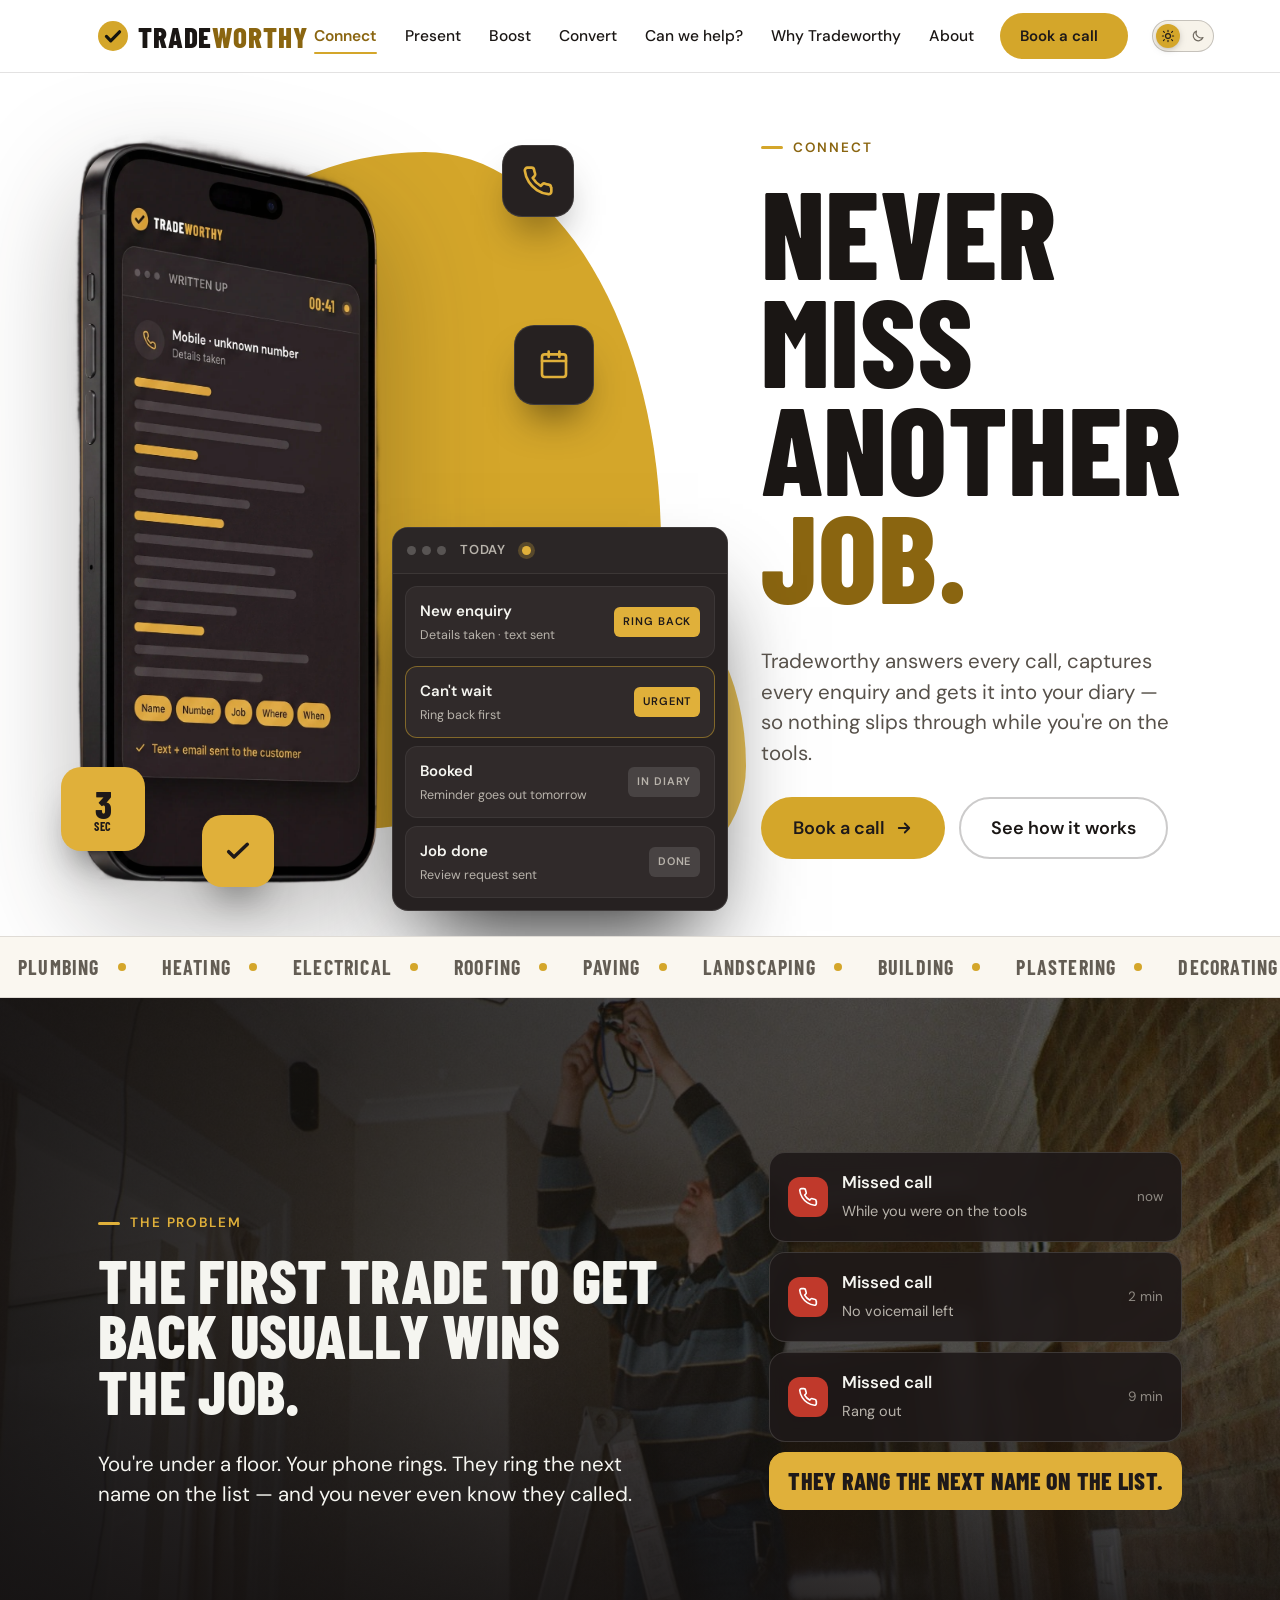
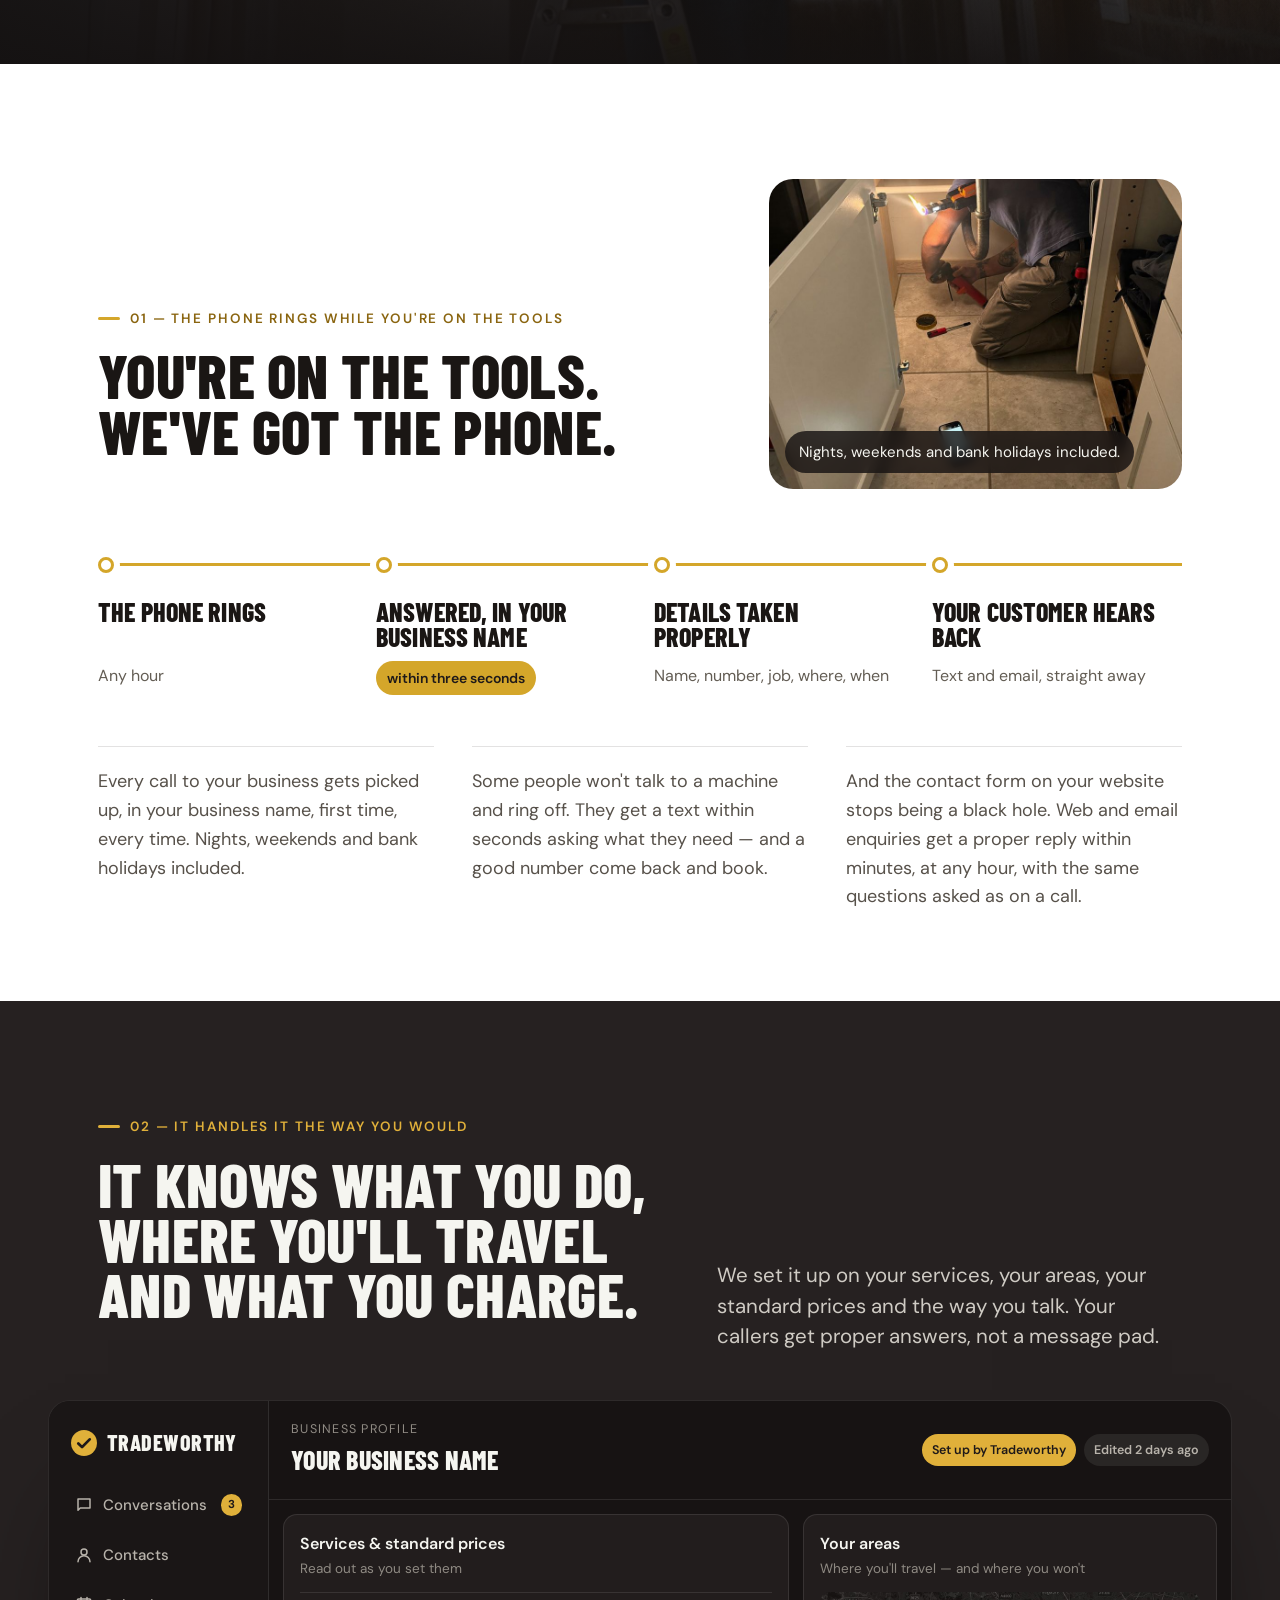
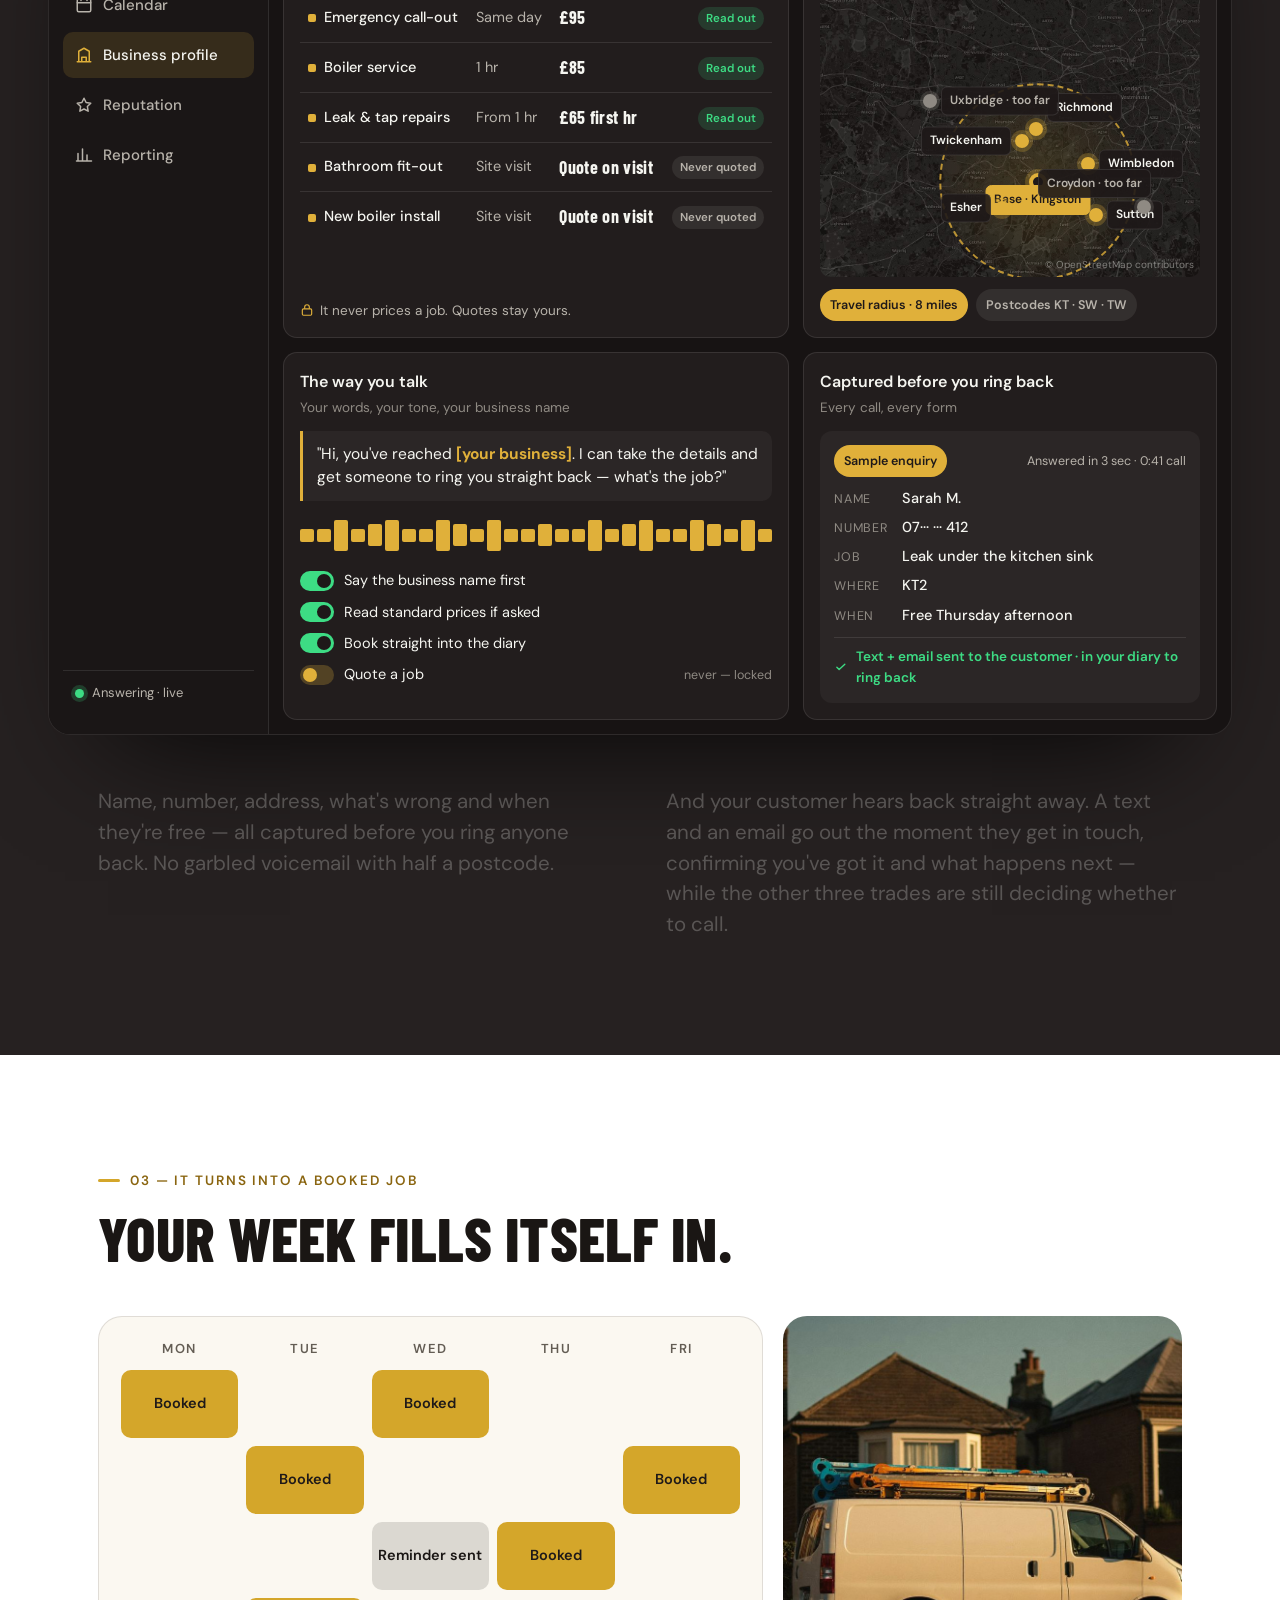
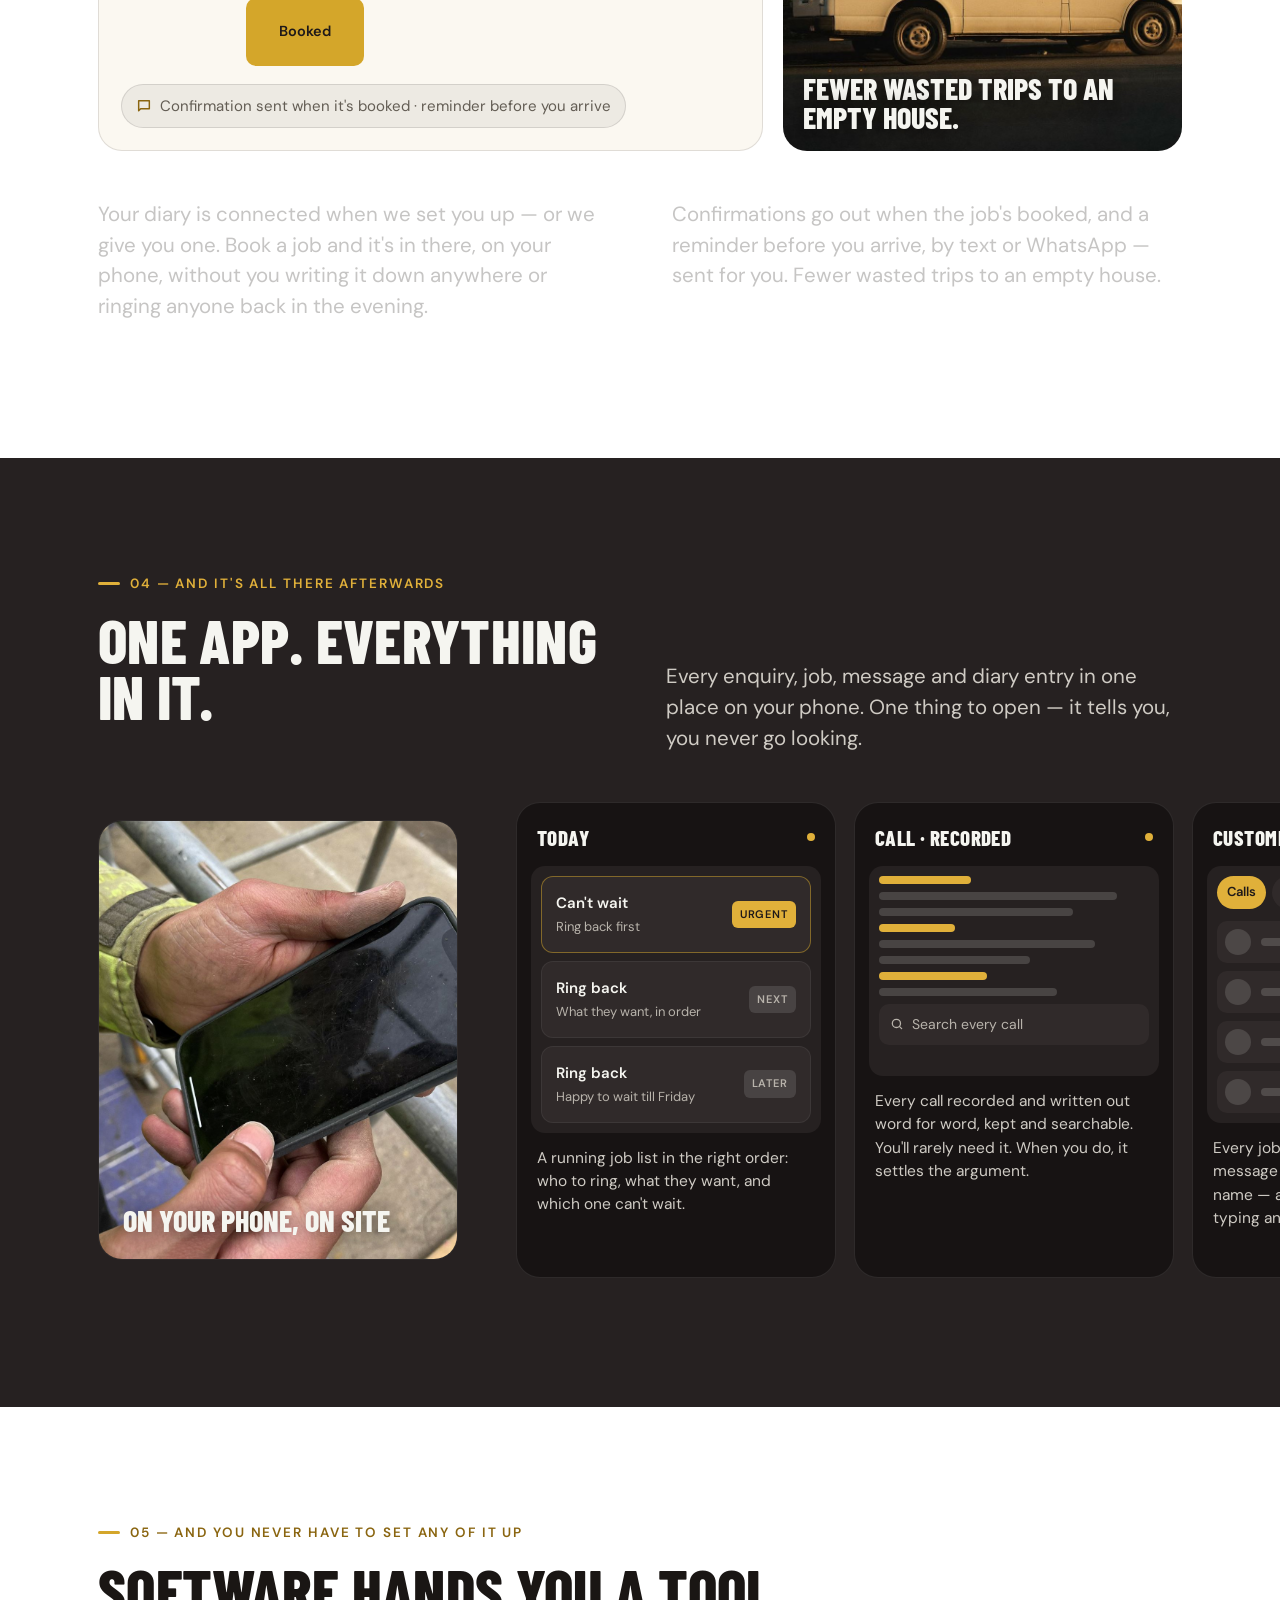
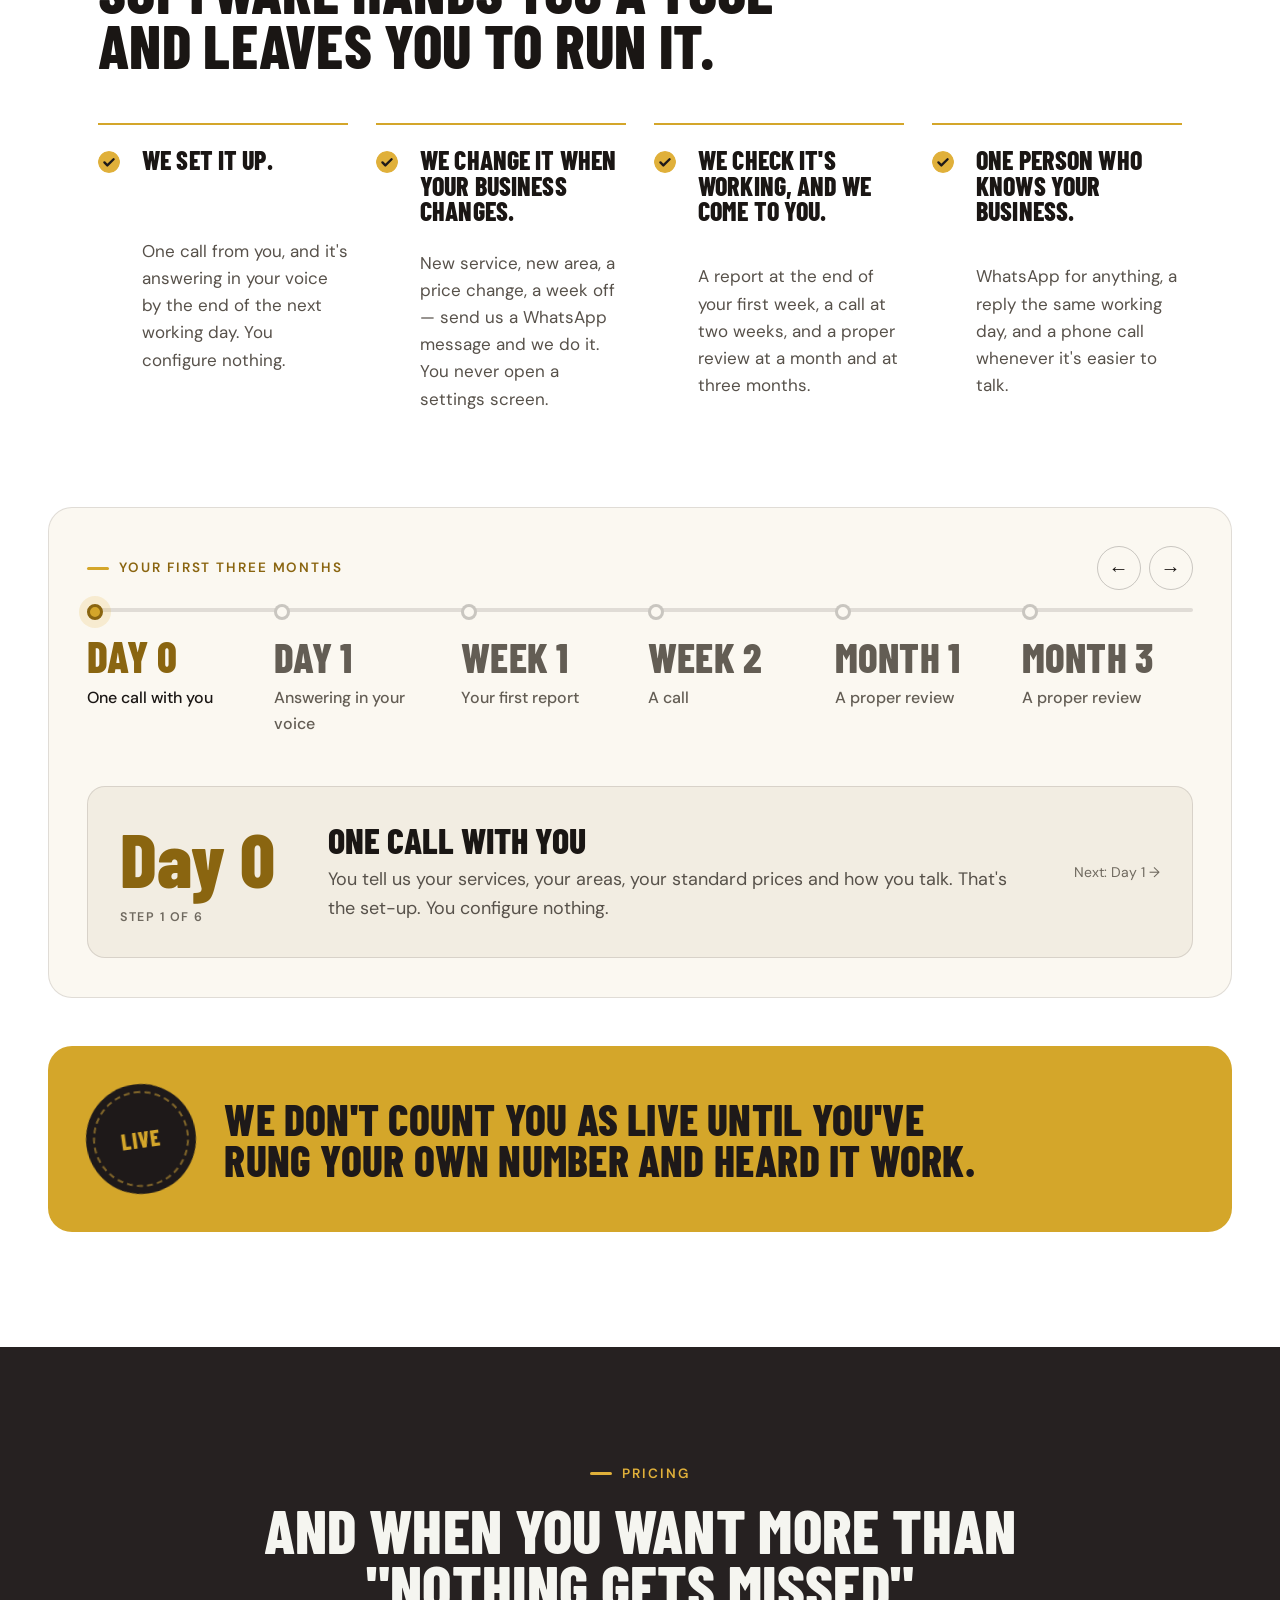
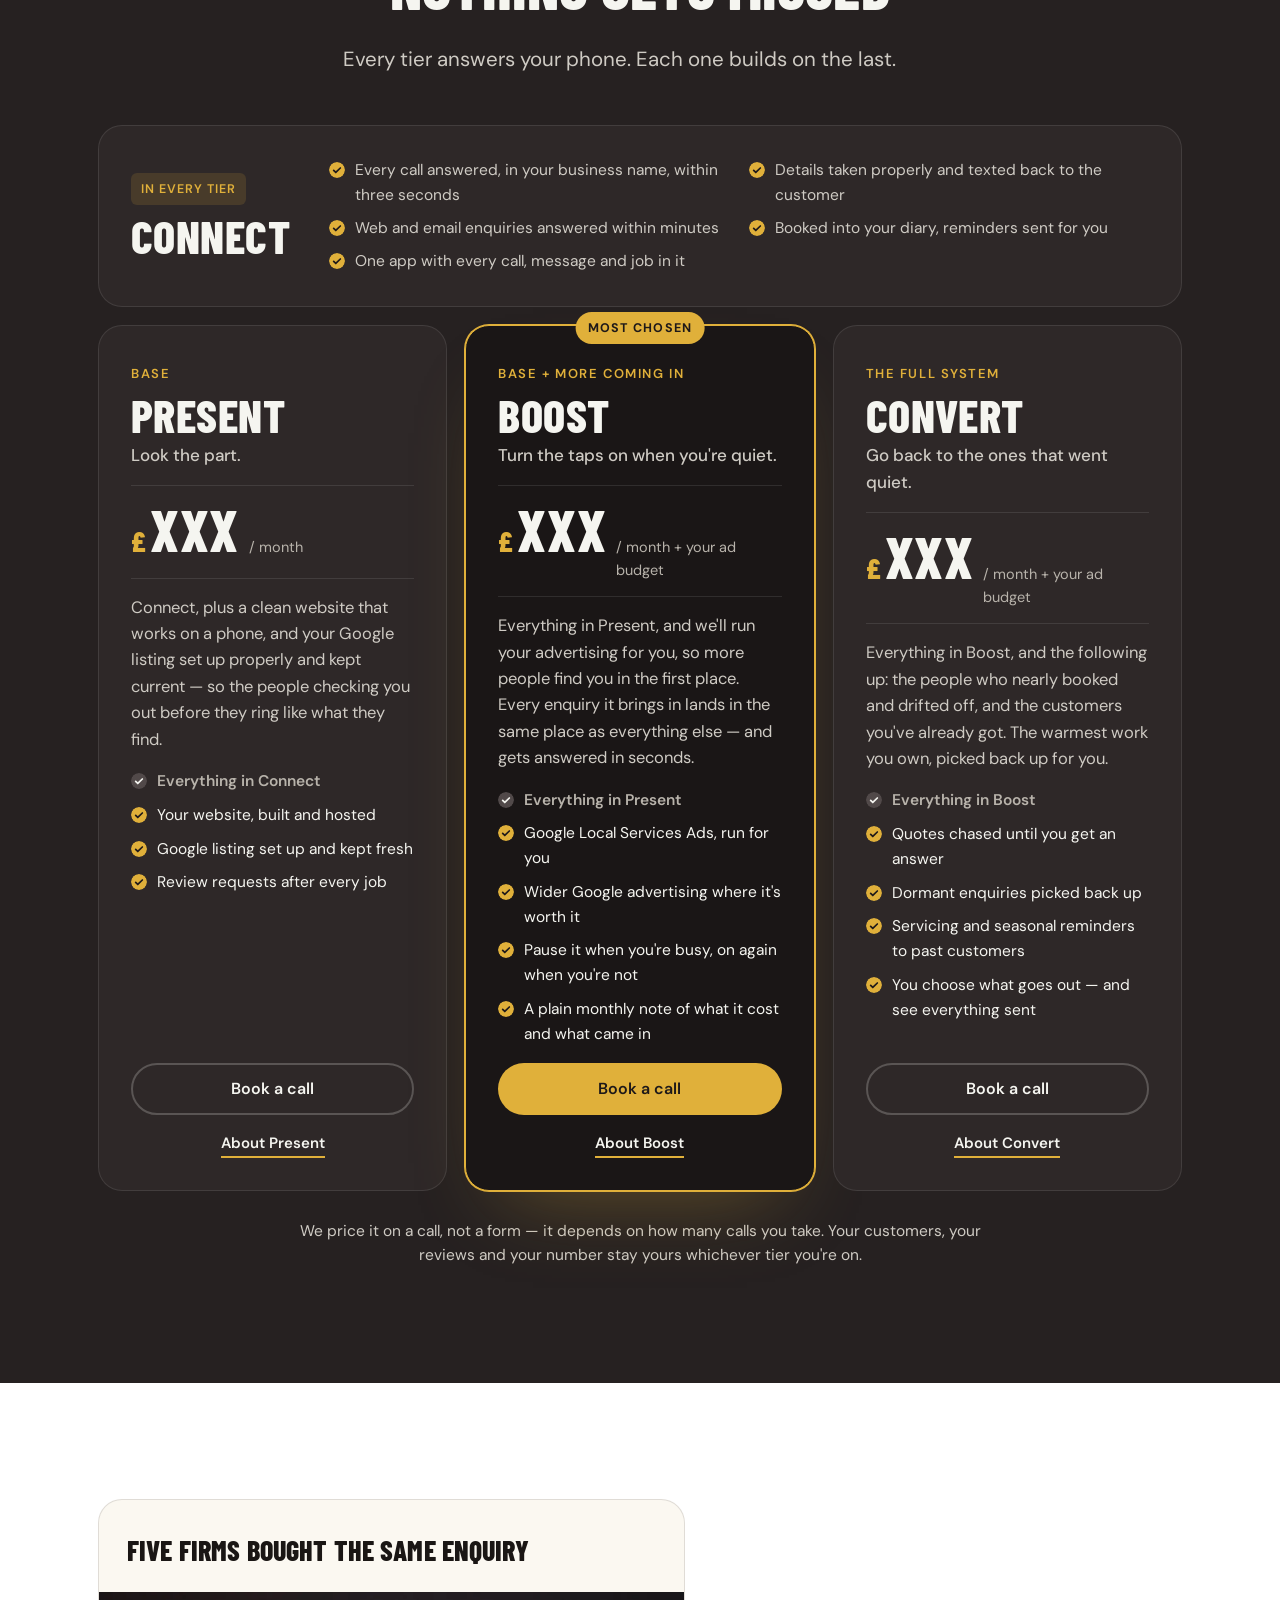
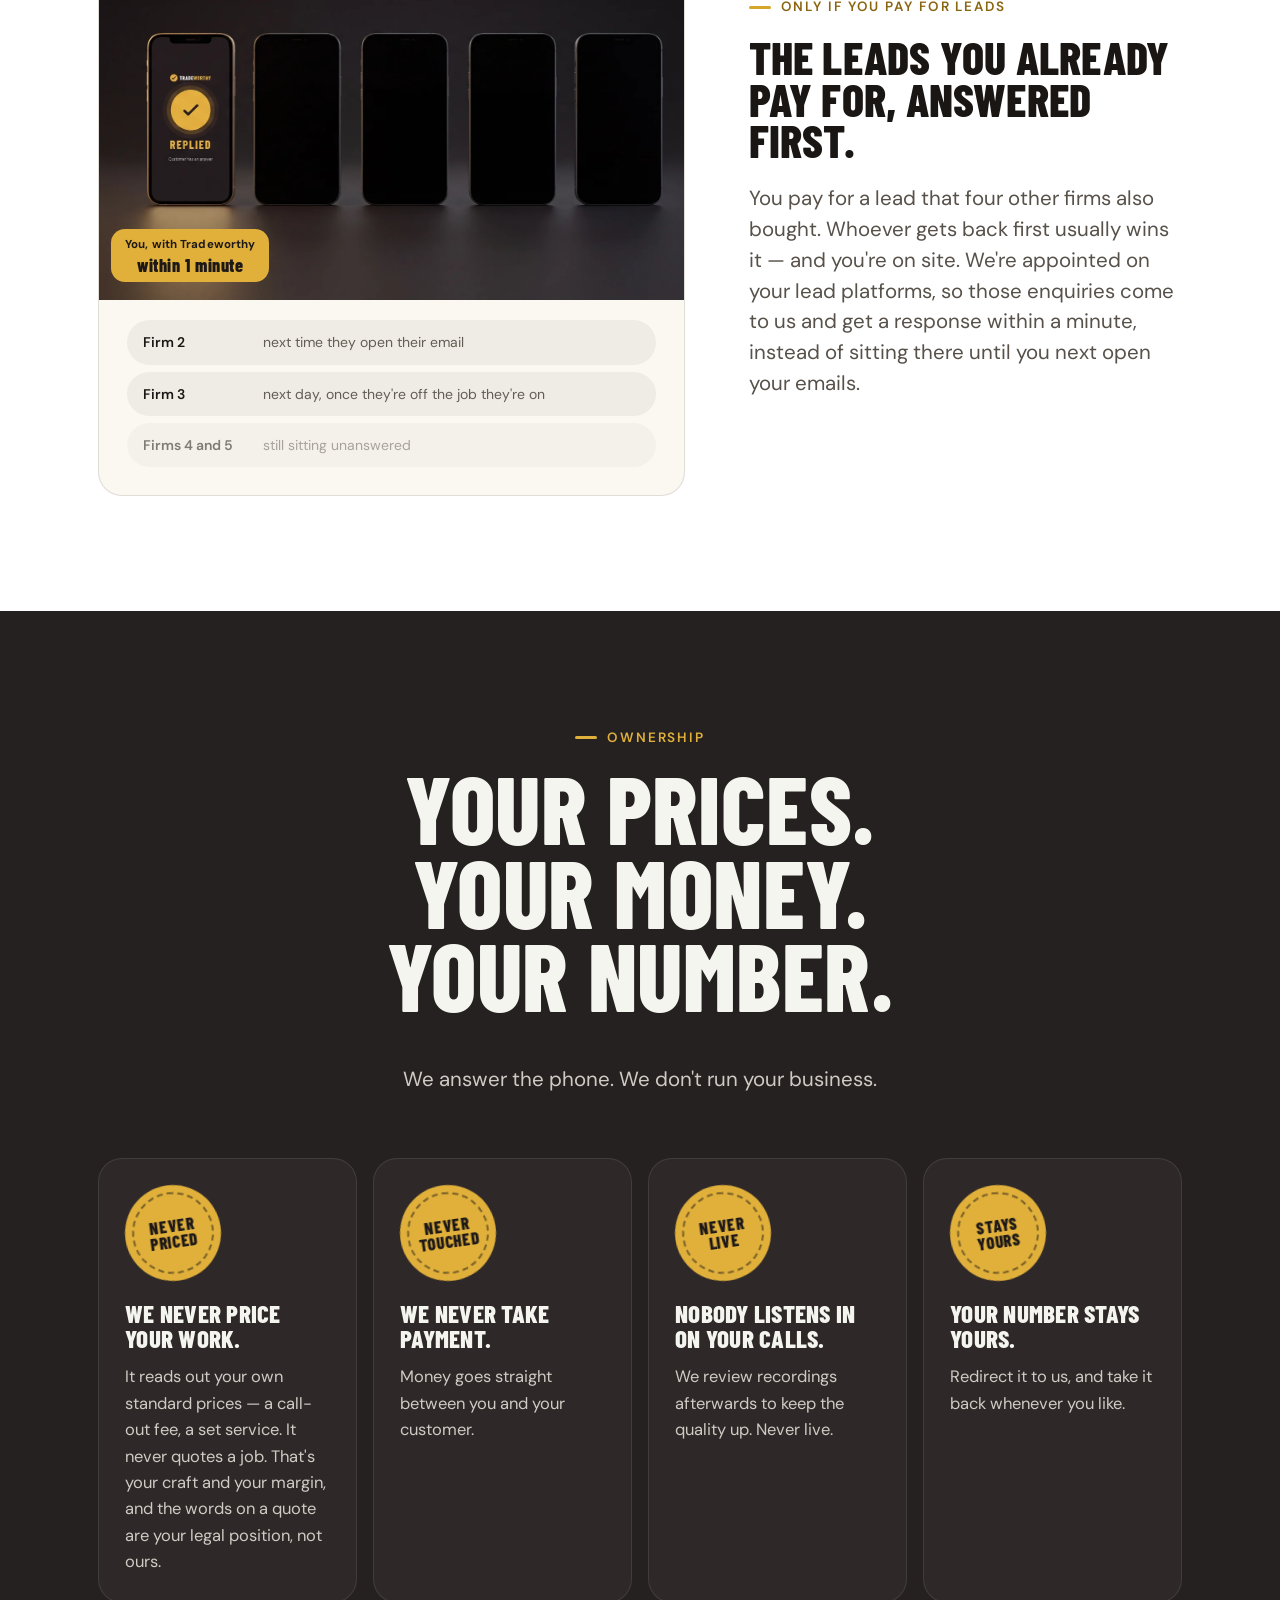
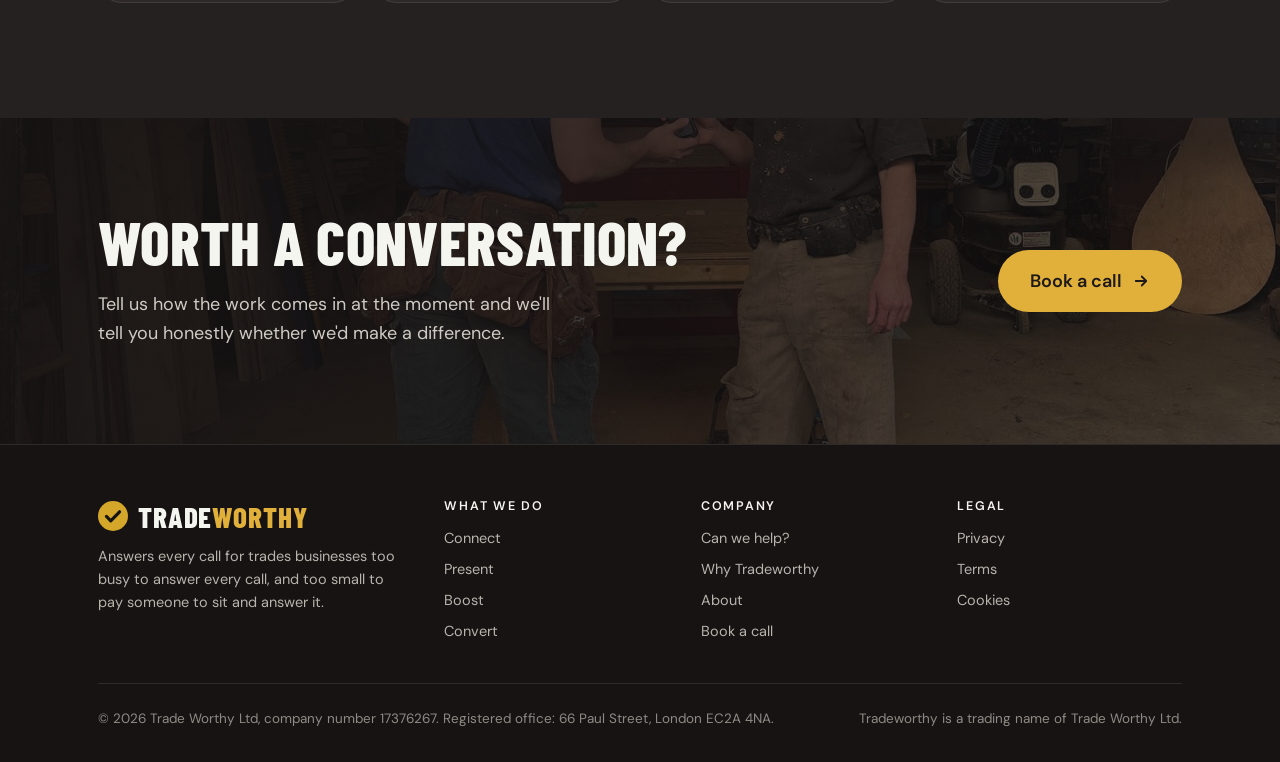
<file: index.html>
<!doctype html>
<html lang="en-GB">
<head>
<meta charset="utf-8">
<meta name="viewport" content="width=device-width, initial-scale=1">
<script>(function(){try{var t=localStorage.getItem("tw-theme");if(t==="dark")document.documentElement.setAttribute("data-theme","dark")}catch(e){}})();</script>
<link rel="icon" href="/assets/favicon.svg" type="image/svg+xml">
<meta property="og:title" content="Tradeworthy — Never miss another job"><meta property="og:description" content="Tradeworthy answers every call, captures every enquiry and gets it into your diary — so nothing slips through while you&#x27;re on the tools."><meta property="og:type" content="website">
<meta name="theme-color" content="#ffffff">
<title>Tradeworthy — Never miss another job</title>
<meta name="description" content="Tradeworthy answers every call, captures every enquiry and gets it into your diary — so nothing slips through while you&#x27;re on the tools.">
<link rel="preconnect" href="https://fonts.googleapis.com"><link rel="preconnect" href="https://fonts.gstatic.com" crossorigin>
<link rel="stylesheet" href="https://fonts.googleapis.com/css2?family=Barlow+Condensed:wght@700;800&family=DM+Sans:wght@400;500;600;700&display=swap">
<link rel="stylesheet" href="/assets/site.css">
</head>
<body>
<a class="skip" href="#main">Skip to content</a>
<header class="site-header"><div class="wrap">
  <a class="logo" href="/" aria-label="Tradeworthy home"><svg class="mark" viewBox="0 0 32 32" aria-hidden="true"><circle cx="16" cy="16" r="16" fill="#d4a62a"/><path d="M9 16.5l4.6 4.6L23 11.5" fill="none" stroke="#15140f" stroke-width="3.4" stroke-linecap="round" stroke-linejoin="round"/></svg><span>TRADE<b>WORTHY</b></span></a>
  <button class="burger" aria-label="Menu" aria-expanded="false" aria-controls="nav"><svg viewBox="0 0 24 24" fill="none" stroke="currentColor" stroke-width="2" stroke-linecap="round"><path d="M4 7h16M4 12h16M4 17h16"/></svg></button>
  <button class="theme-toggle" type="button" role="switch" aria-checked="false" aria-label="Dark theme"><span class="tt-thumb" aria-hidden="true"></span><svg class="tt-i tt-sun" viewBox="0 0 24 24" fill="none" stroke="currentColor" stroke-width="2" stroke-linecap="round" aria-hidden="true"><circle cx="12" cy="12" r="4.2"/><path d="M12 2.4v2.2M12 19.4v2.2M4.2 4.2l1.6 1.6M18.2 18.2l1.6 1.6M2.4 12h2.2M19.4 12h2.2M4.2 19.8l1.6-1.6M18.2 5.8l1.6-1.6"/></svg><svg class="tt-i tt-moon" viewBox="0 0 24 24" fill="none" stroke="currentColor" stroke-width="2" stroke-linecap="round" stroke-linejoin="round" aria-hidden="true"><path d="M20.6 14.7A8.7 8.7 0 0 1 9.3 3.4a8.7 8.7 0 1 0 11.3 11.3z"/></svg></button>
  <nav class="nav" id="nav" aria-label="Main"><a href="/" aria-current="page">Connect</a><a href="/present">Present</a><a href="/boost">Boost</a><a href="/convert">Convert</a><a href="/can-we-help">Can we help?</a><a href="/why-tradeworthy">Why Tradeworthy</a><a href="/about">About</a><a class="btn btn-gold btn-sm" href="/book-a-call">Book a call <svg viewBox="0 0 24 24" fill="none" stroke="currentColor" stroke-width="2.4" stroke-linecap="round" stroke-linejoin="round" aria-hidden="true"><path d="M5 12h14M13 6l6 6-6 6"/></svg></a></nav>
</div></header>
<main id="main">

<!-- Theme B home (v3). Copy: Outline › Connect (home), verbatim, except: the pricing section (chao, 5 Sep — reverses website decision 6 "no pricing in v1"; £XXX are placeholders), the 90-day milestone descriptions, and dashboard sample data. Photos and map are placeholders (map © OpenStreetMap contributors). -->

<section class="hero">
  <div class="wrap">
    <div class="copy">
      <p class="eyebrow">Connect</p>
      <h1><span class="w"><span>Never</span></span><br><span class="w"><span>miss</span></span><br><span class="w"><span>another</span></span> <span class="w"><span><em>job.</em></span></span></h1>
      <p class="lead">Tradeworthy answers every call, captures every enquiry and gets it into your diary — so nothing slips through while you're on the tools.</p>
      <div class="actions">
        <a class="btn btn-gold btn-lg" href="/book-a-call">Book a call <svg viewBox="0 0 24 24" fill="none" stroke="currentColor" stroke-width="2.4" stroke-linecap="round" stroke-linejoin="round" aria-hidden="true"><path d="M5 12h14M13 6l6 6-6 6"/></svg></a>
        <a class="btn btn-line btn-lg" href="#how">See how it works</a>
      </div>
    </div>
    <div class="flow-art" id="flow-art" aria-label="Illustration: a call being answered, written up and booked into the Tradeworthy app">
      <div class="blob"></div>
      <div class="blob blob-2"></div>
      <figure class="hero-phone" data-depth="1.2">
        <picture>
          <source srcset="/assets/img/phone-call.webp" type="image/webp">
          <img src="/assets/img/phone-call.png" width="800" height="1895" decoding="async"
               alt="The Tradeworthy app on a phone. A call is marked WRITTEN UP at 41 seconds: mobile, unknown number, details taken, with the name, number, job, where and when all captured, and a text and email already sent to the customer.">
        </picture>
      </figure>
      <div class="win win-app" data-depth="2">
        <div class="bar"><i></i><i></i><i></i><b>TODAY</b><span class="live"></span></div>
        <div class="body">
          <div class="job new"><div class="job-l"><b>New enquiry</b><span>Details taken · text sent</span></div><span class="job-tag flip"><i>Ring back</i><i>Booked</i></span></div>
          <div class="job urgent"><div class="job-l"><b>Can't wait</b><span>Ring back first</span></div><span class="job-tag">Urgent</span></div>
          <div class="job"><div class="job-l"><b>Booked</b><span>Reminder goes out tomorrow</span></div><span class="job-tag ok">In diary</span></div>
          <div class="job"><div class="job-l"><b>Job done</b><span>Review request sent</span></div><span class="job-tag ok">Done</span></div>
        </div>
      </div>
      <div class="tile tile-1" data-depth="3"><svg viewBox="0 0 24 24" fill="none" stroke="currentColor" stroke-width="2" stroke-linecap="round" stroke-linejoin="round"><path d="M22 16.9v3a2 2 0 0 1-2.2 2 19.8 19.8 0 0 1-8.6-3.1 19.5 19.5 0 0 1-6-6A19.8 19.8 0 0 1 2.1 4.2 2 2 0 0 1 4.1 2h3a2 2 0 0 1 2 1.7c.1.9.4 1.8.7 2.6a2 2 0 0 1-.5 2.1L8 9.7a16 16 0 0 0 6 6l1.3-1.3a2 2 0 0 1 2.1-.4c.8.3 1.7.5 2.6.7a2 2 0 0 1 1.7 2z"/></svg><span class="ring"></span></div>
      <div class="tile tile-2" data-depth="2.5"><svg viewBox="0 0 24 24" fill="none" stroke="currentColor" stroke-width="2" stroke-linecap="round" stroke-linejoin="round"><rect x="3" y="4" width="18" height="17" rx="2"/><path d="M3 9h18M8 2v4M16 2v4"/></svg></div>
      <div class="tile tile-3" data-depth="3.5"><svg viewBox="0 0 24 24" fill="none" stroke="currentColor" stroke-width="2.6" stroke-linecap="round" stroke-linejoin="round"><path d="M5 12.5l4 4L19 7"/></svg></div>
      <div class="tile tile-4" data-depth="1.6"><b>3</b><small>sec</small></div>
    </div>
  </div>
</section>

<div class="ticker" aria-hidden="true"><div class="track">
  <span>Plumbing</span><span>Heating</span><span>Electrical</span><span>Roofing</span><span>Paving</span><span>Landscaping</span><span>Building</span><span>Plastering</span><span>Decorating</span><span>Joinery</span><span>Drainage</span><span>Fencing</span>
  <span>Plumbing</span><span>Heating</span><span>Electrical</span><span>Roofing</span><span>Paving</span><span>Landscaping</span><span>Building</span><span>Plastering</span><span>Decorating</span><span>Joinery</span><span>Drainage</span><span>Fencing</span>
</div></div>

<!-- The problem — photo band with missed-call stack -->
<section class="band" id="problem">
  <img class="band-img" src="/assets/img/electrician.jpg" alt="An electrician up a stepladder wiring a ceiling light, phone lighting up in his back pocket" loading="lazy">
  <div class="band-shade"></div>
  <div class="wrap band-grid">
    <div class="band-copy pop">
      <p class="eyebrow">The problem</p>
      <h2>The first trade to get back usually wins the job.</h2>
      <p class="lead">You're under a floor. Your phone rings. They ring the next name on the list — and you never even know they called.</p>
    </div>
    <div class="notifs pop" data-from="right" aria-hidden="true">
      <div class="notif"><span class="ico"><svg viewBox="0 0 24 24" fill="none" stroke="currentColor" stroke-width="2" stroke-linecap="round" stroke-linejoin="round"><path d="M22 16.9v3a2 2 0 0 1-2.2 2 19.8 19.8 0 0 1-8.6-3.1 19.5 19.5 0 0 1-6-6A19.8 19.8 0 0 1 2.1 4.2 2 2 0 0 1 4.1 2h3a2 2 0 0 1 2 1.7c.1.9.4 1.8.7 2.6a2 2 0 0 1-.5 2.1L8 9.7a16 16 0 0 0 6 6l1.3-1.3a2 2 0 0 1 2.1-.4c.8.3 1.7.5 2.6.7a2 2 0 0 1 1.7 2z"/></svg></span><div><b>Missed call</b><span>While you were on the tools</span></div><em>now</em></div>
      <div class="notif"><span class="ico"><svg viewBox="0 0 24 24" fill="none" stroke="currentColor" stroke-width="2" stroke-linecap="round" stroke-linejoin="round"><path d="M22 16.9v3a2 2 0 0 1-2.2 2 19.8 19.8 0 0 1-8.6-3.1 19.5 19.5 0 0 1-6-6A19.8 19.8 0 0 1 2.1 4.2 2 2 0 0 1 4.1 2h3a2 2 0 0 1 2 1.7c.1.9.4 1.8.7 2.6a2 2 0 0 1-.5 2.1L8 9.7a16 16 0 0 0 6 6l1.3-1.3a2 2 0 0 1 2.1-.4c.8.3 1.7.5 2.6.7a2 2 0 0 1 1.7 2z"/></svg></span><div><b>Missed call</b><span>No voicemail left</span></div><em>2 min</em></div>
      <div class="notif"><span class="ico"><svg viewBox="0 0 24 24" fill="none" stroke="currentColor" stroke-width="2" stroke-linecap="round" stroke-linejoin="round"><path d="M22 16.9v3a2 2 0 0 1-2.2 2 19.8 19.8 0 0 1-8.6-3.1 19.5 19.5 0 0 1-6-6A19.8 19.8 0 0 1 2.1 4.2 2 2 0 0 1 4.1 2h3a2 2 0 0 1 2 1.7c.1.9.4 1.8.7 2.6a2 2 0 0 1-.5 2.1L8 9.7a16 16 0 0 0 6 6l1.3-1.3a2 2 0 0 1 2.1-.4c.8.3 1.7.5 2.6.7a2 2 0 0 1 1.7 2z"/></svg></span><div><b>Missed call</b><span>Rang out</span></div><em>9 min</em></div>
      <div class="notif gone"><div><b>They rang the next name on the list.</b></div></div>
    </div>
  </div>
</section>

<!-- 01 — the call, as a timeline -->
<section id="how" class="tl-section">
  <div class="wrap">
    <div class="tl-head">
      <div class="pop">
        <p class="eyebrow">01 — The phone rings while you're on the tools</p>
        <h2>You're on the tools. We've got the phone.</h2>
      </div>
      <figure class="tl-photo pop" data-from="right"><img src="/assets/img/plumber.jpg" alt="A plumber under a kitchen sink, phone lit up on the floor beside him" loading="lazy"><figcaption>Nights, weekends and bank holidays included.</figcaption></figure>
    </div>
    <div class="rail pop">
      <div class="rail-line"></div>
      <div class="node"><span class="dot"></span><b>The phone rings</b><span>Any hour</span></div>
      <div class="node"><span class="dot"></span><b>Answered, in your business name</b><span class="badge">within three seconds</span></div>
      <div class="node"><span class="dot"></span><b>Details taken properly</b><span>Name, number, job, where, when</span></div>
      <div class="node"><span class="dot"></span><b>Your customer hears back</b><span>Text and email, straight away</span></div>
    </div>
    <div class="tl-cols">
      <p class="pop" style="--i:0">Every call to your business gets picked up, in your business name, first time, every time. Nights, weekends and bank holidays included.</p>
      <p class="pop" style="--i:1">Some people won't talk to a machine and ring off. They get a text within seconds asking what they need — and a good number come back and book.</p>
      <p class="pop" style="--i:2">And the contact form on your website stops being a black hole. Web and email enquiries get a proper reply within minutes, at any hour, with the same questions asked as on a call.</p>
    </div>
  </div>
</section>

<!-- 02 — the dashboard -->
<section class="dark" id="prop2">
  <div class="wrap">
    <div class="dash-head">
      <div class="pop">
        <p class="eyebrow">02 — It handles it the way you would</p>
        <h2>It knows what you do, where you'll travel and what you charge.</h2>
      </div>
      <div class="dash-copy pop" data-from="right">
        <p class="lead">We set it up on your services, your areas, your standard prices and the way you talk. Your callers get proper answers, not a message pad.</p>
      </div>
    </div>
  </div>
  <div class="wrap wrap-wide">
    <div class="dash pop" aria-label="Illustration: your business profile inside the Tradeworthy dashboard">
      <aside class="dash-nav">
        <div class="dash-logo"><svg viewBox="0 0 32 32" aria-hidden="true"><circle cx="16" cy="16" r="16" fill="#e0b03a"/><path d="M9 16.5l4.6 4.6L23 11.5" fill="none" stroke="#1e1919" stroke-width="3.4" stroke-linecap="round" stroke-linejoin="round"/></svg><span>Tradeworthy</span></div>
        <a class="dn"><svg viewBox="0 0 24 24"><path d="M4 4h16v12H7l-3 3z"/></svg>Conversations<em>3</em></a>
        <a class="dn"><svg viewBox="0 0 24 24"><circle cx="12" cy="8" r="4"/><path d="M4 21a8 8 0 0 1 16 0"/></svg>Contacts</a>
        <a class="dn"><svg viewBox="0 0 24 24"><rect x="3" y="4" width="18" height="17" rx="2"/><path d="M3 9h18M8 2v4M16 2v4"/></svg>Calendar</a>
        <a class="dn on"><svg viewBox="0 0 24 24"><path d="M3 21h18M5 21V7l7-4 7 4v14M9 21v-6h6v6"/></svg>Business profile</a>
        <a class="dn"><svg viewBox="0 0 24 24"><path d="M12 3l2.8 5.7 6.2.9-4.5 4.4 1 6.2L12 17.3 6.5 20.2l1-6.2L3 9.6l6.2-.9z"/></svg>Reputation</a>
        <a class="dn"><svg viewBox="0 0 24 24"><path d="M4 20V10M10 20V4M16 20v-8M22 20H2"/></svg>Reporting</a>
        <div class="dash-status"><span class="dot-live"></span>Answering · live</div>
      </aside>
      <div class="dash-main">
        <div class="dash-top"><div><span class="crumb">Business profile</span><b>Your business name</b></div><div class="dash-actions"><span class="pill">Set up by Tradeworthy</span><span class="pill ghost">Edited 2 days ago</span></div></div>
        <div class="dash-grid">
          <div class="panel p-services">
            <div class="panel-h"><b>Services &amp; standard prices</b><span>Read out as you set them</span></div>
            <table class="svc">
              <tr><td><i class="sw"></i>Emergency call-out</td><td>Same day</td><td class="pr">£95</td><td><span class="chip on">Read out</span></td></tr>
              <tr><td><i class="sw"></i>Boiler service</td><td>1 hr</td><td class="pr">£85</td><td><span class="chip on">Read out</span></td></tr>
              <tr><td><i class="sw"></i>Leak &amp; tap repairs</td><td>From 1 hr</td><td class="pr">£65 first hr</td><td><span class="chip on">Read out</span></td></tr>
              <tr><td><i class="sw"></i>Bathroom fit-out</td><td>Site visit</td><td class="pr">Quote on visit</td><td><span class="chip">Never quoted</span></td></tr>
              <tr><td><i class="sw"></i>New boiler install</td><td>Site visit</td><td class="pr">Quote on visit</td><td><span class="chip">Never quoted</span></td></tr>
            </table>
            <div class="panel-f"><span class="lock"><svg viewBox="0 0 24 24"><rect x="4" y="10" width="16" height="11" rx="2"/><path d="M8 10V7a4 4 0 0 1 8 0v3"/></svg>It never prices a job. Quotes stay yours.</span></div>
          </div>
          <div class="panel p-areas">
            <div class="panel-h"><b>Your areas</b><span>Where you'll travel — and where you won't</span></div>
            <div class="map" aria-label="Map of south-west London and Surrey showing the service area around Kingston upon Thames">
              <img src="/assets/img/map-dark.jpg" alt="" loading="lazy">
              <span class="radius"></span>
              <span class="base dc" style="--x:57.3%;--y:66.4%"><b>Base · Kingston</b></span>
              <span class="pin l" style="--x:53.2%;--y:52.1%"><b>Twickenham</b></span>
              <span class="pin" style="--x:70.5%;--y:60.2%"><b>Wimbledon</b></span>
              <span class="pin l" style="--x:47.9%;--y:75.8%"><b>Esher</b></span>
              <span class="pin" style="--x:72.5%;--y:78.1%"><b>Sutton</b></span>
              <span class="pin t" style="--x:56.8%;--y:47.9%"><b>Richmond</b></span>
              <span class="pin no tl" style="--x:85.3%;--y:75.3%"><b>Croydon · too far</b></span>
              <span class="pin no" style="--x:29%;--y:38%"><b>Uxbridge · too far</b></span>
              <span class="osm">© OpenStreetMap contributors</span>
            </div>
            <div class="panel-f"><span class="pill">Travel radius · 8 miles</span><span class="pill ghost">Postcodes KT · SW · TW</span></div>
          </div>
          <div class="panel p-voice">
            <div class="panel-h"><b>The way you talk</b><span>Your words, your tone, your business name</span></div>
            <div class="greet">"Hi, you've reached <b>[your business]</b>. I can take the details and get someone to ring you straight back — what's the job?"</div>
            <div class="wave" aria-hidden="true"><i></i><i></i><i></i><i></i><i></i><i></i><i></i><i></i><i></i><i></i><i></i><i></i><i></i><i></i><i></i><i></i><i></i><i></i><i></i><i></i><i></i><i></i><i></i><i></i><i></i><i></i><i></i><i></i></div>
            <ul class="toggles">
              <li><span class="tg on"></span>Say the business name first</li>
              <li><span class="tg on"></span>Read standard prices if asked</li>
              <li><span class="tg on"></span>Book straight into the diary</li>
              <li><span class="tg lock"></span>Quote a job <em>never — locked</em></li>
            </ul>
          </div>
          <div class="panel p-capture">
            <div class="panel-h"><b>Captured before you ring back</b><span>Every call, every form</span></div>
            <div class="enq">
              <div class="enq-top"><span class="pill">Sample enquiry</span><span class="when">Answered in 3 sec · 0:41 call</span></div>
              <dl><dt>Name</dt><dd>Sarah M.</dd><dt>Number</dt><dd>07··· ··· 412</dd><dt>Job</dt><dd>Leak under the kitchen sink</dd><dt>Where</dt><dd>KT2</dd><dt>When</dt><dd>Free Thursday afternoon</dd></dl>
              <div class="enq-f"><svg viewBox="0 0 24 24" fill="none" stroke="currentColor" stroke-width="2.4" stroke-linecap="round" stroke-linejoin="round"><path d="M5 12.5l4 4L19 7"/></svg>Text + email sent to the customer · in your diary to ring back</div>
            </div>
          </div>
        </div>
      </div>
    </div>
  </div>
  <div class="wrap">
    <div class="dash-cols">
      <p class="lead reveal">Name, number, address, what's wrong and when they're free — all captured before you ring anyone back. No garbled voicemail with half a postcode.</p>
      <p class="lead reveal">And your customer hears back straight away. A text and an email go out the moment they get in touch, confirming you've got it and what happens next — while the other three trades are still deciding whether to call.</p>
    </div>
  </div>
</section>

<!-- 03 — the week -->
<section id="prop3" class="week-section">
  <div class="wrap">
    <div class="section-head pop">
      <p class="eyebrow">03 — It turns into a booked job</p>
      <h2>Your week fills itself in.</h2>
    </div>
    <div class="week-grid">
      <div class="week pop" aria-label="Illustration: a week's diary filling with booked jobs">
        <div class="wk-head"><span>Mon</span><span>Tue</span><span>Wed</span><span>Thu</span><span>Fri</span></div>
        <div class="wk-body">
          <span class="slot" style="--c:1;--r:1;--i:0">Booked</span>
          <span class="slot" style="--c:2;--r:2;--i:1">Booked</span>
          <span class="slot" style="--c:3;--r:1;--i:2">Booked</span>
          <span class="slot" style="--c:4;--r:3;--i:3">Booked</span>
          <span class="slot" style="--c:5;--r:2;--i:4">Booked</span>
          <span class="slot" style="--c:2;--r:4;--i:5">Booked</span>
          <span class="slot rem" style="--c:3;--r:3;--i:6">Reminder sent</span>
        </div>
        <div class="wk-bubble"><svg viewBox="0 0 24 24" fill="none" stroke="currentColor" stroke-width="2.2" stroke-linecap="round" stroke-linejoin="round"><path d="M4 4h16v12H7l-3 3z"/></svg>Confirmation sent when it's booked · reminder before you arrive</div>
      </div>
      <figure class="week-photo pop" data-from="right"><img src="/assets/img/van.jpg" alt="A white work van with ladders on the roof parked on a terraced street" loading="lazy"><figcaption>Fewer wasted trips to an empty house.</figcaption></figure>
    </div>
    <div class="two mt-3">
      <p class="lead reveal">Your diary is connected when we set you up — or we give you one. Book a job and it's in there, on your phone, without you writing it down anywhere or ringing anyone back in the evening.</p>
      <p class="lead reveal">Confirmations go out when the job's booked, and a reminder before you arrive, by text or WhatsApp — sent for you. Fewer wasted trips to an empty house.</p>
    </div>
  </div>
</section>

<!-- 04 — screens strip -->
<section class="dark" id="prop4">
  <div class="wrap">
    <div class="strip-head">
      <div class="pop">
        <p class="eyebrow">04 — And it's all there afterwards</p>
        <h2>One app. Everything in it.</h2>
      </div>
      <p class="lead pop" data-from="right">Every enquiry, job, message and diary entry in one place on your phone. One thing to open — it tells you, you never go looking.</p>
    </div>
  </div>
  <div class="strip pop" tabindex="0" aria-label="Screens from the Tradeworthy app">
    <div class="strip-track">
      <figure class="scr photo"><img src="/assets/img/hands.jpg" alt="A builder's hands holding a phone on site" loading="lazy"><figcaption>On your phone, on site</figcaption></figure>
      <div class="scr"><div class="scr-bar">Today</div><div class="scr-body"><div class="job urgent"><div class="job-l"><b>Can't wait</b><span>Ring back first</span></div><span class="job-tag">Urgent</span></div><div class="job"><div class="job-l"><b>Ring back</b><span>What they want, in order</span></div><span class="job-tag ok">Next</span></div><div class="job"><div class="job-l"><b>Ring back</b><span>Happy to wait till Friday</span></div><span class="job-tag ok">Later</span></div></div><figcaption>A running job list in the right order: who to ring, what they want, and which one can't wait.</figcaption></div>
      <div class="scr"><div class="scr-bar">Call · recorded</div><div class="scr-body tx"><div class="ln g" style="width:34%"></div><div class="ln" style="width:88%"></div><div class="ln" style="width:72%"></div><div class="ln g" style="width:28%"></div><div class="ln" style="width:80%"></div><div class="ln" style="width:56%"></div><div class="ln g" style="width:40%"></div><div class="ln" style="width:66%"></div><div class="search"><svg viewBox="0 0 24 24" fill="none" stroke="currentColor" stroke-width="2.2" stroke-linecap="round"><circle cx="11" cy="11" r="7"/><path d="M20 20l-3.5-3.5"/></svg>Search every call</div></div><figcaption>Every call recorded and written out word for word, kept and searchable. You'll rarely need it. When you do, it settles the argument.</figcaption></div>
      <div class="scr"><div class="scr-bar">Customer</div><div class="scr-body"><div class="tabs"><span class="on">Calls</span><span>Messages</span><span>Jobs</span></div><div class="row"><i></i><div class="ln" style="width:70%"></div></div><div class="row"><i></i><div class="ln" style="width:52%"></div></div><div class="row"><i></i><div class="ln" style="width:64%"></div></div><div class="row"><i></i><div class="ln" style="width:44%"></div></div></div><figcaption>Every job, every call and every message filed under the customer's name — automatically, without you typing anything.</figcaption></div>
      <div class="scr gold"><div class="scr-bar">Job done</div><div class="scr-body stars"><div class="star5">★★★★★</div><b>Review request sent</b><span>By text, WhatsApp or a QR code on the van</span></div><figcaption><strong>And the proof stacks up.</strong> A review request goes out when the job's done, by text, WhatsApp or a QR code on the van. You do great work. Your page should say so.</figcaption></div>
    </div>
  </div>
</section>

<!-- 05 — ledger + first 90 days -->
<section id="prop5" class="ninety">
  <div class="wrap">
    <div class="section-head pop">
      <p class="eyebrow">05 — And you never have to set any of it up</p>
      <h2>Software hands you a tool and leaves you to run it.</h2>
    </div>
    <dl class="ledger ledger-4">
      <div class="pop" style="--i:0"><dt>We set it up.</dt><dd>One call from you, and it's answering in your voice by the end of the next working day. You configure nothing.</dd></div>
      <div class="pop" style="--i:1"><dt>We change it when your business changes.</dt><dd>New service, new area, a price change, a week off — send us a WhatsApp message and we do it. You never open a settings screen.</dd></div>
      <div class="pop" style="--i:2"><dt>We check it's working, and we come to you.</dt><dd>A report at the end of your first week, a call at two weeks, and a proper review at a month and at three months.</dd></div>
      <div class="pop" style="--i:3"><dt>One person who knows your business.</dt><dd>WhatsApp for anything, a reply the same working day, and a phone call whenever it's easier to talk.</dd></div>
    </dl>
  </div>
  <div class="wrap wrap-wide">
    <div class="journey pop" id="journey" aria-label="Your first three months with Tradeworthy">
      <div class="journey-top"><p class="eyebrow">Your first three months</p><div class="journey-ctl"><button type="button" class="jbtn" data-dir="-1" aria-label="Previous">←</button><button type="button" class="jbtn" data-dir="1" aria-label="Next">→</button></div></div>
      <div class="jtrack"><div class="jline"></div><div class="jfill"></div></div>
      <ol class="jsteps">
        <li class="jstep on" data-i="0"><span class="jdot"></span><b>Day 0</b><strong>One call with you</strong><p>You tell us your services, your areas, your standard prices and how you talk. That's the set-up. You configure nothing.</p></li>
        <li class="jstep" data-i="1"><span class="jdot"></span><b>Day 1</b><strong>Answering in your voice</strong><p>By the end of the next working day, your number rings through to us — and we don't count you as live until you've rung it yourself and heard it work.</p></li>
        <li class="jstep" data-i="2"><span class="jdot"></span><b>Week 1</b><strong>Your first report</strong><p>What rang, what was captured, what got booked, and anything we'd change.</p></li>
        <li class="jstep" data-i="3"><span class="jdot"></span><b>Week 2</b><strong>A call</strong><p>Twenty minutes on what's landing and what isn't. Changes go in that week.</p></li>
        <li class="jstep" data-i="4"><span class="jdot"></span><b>Month 1</b><strong>A proper review</strong><p>The numbers side by side with the month before, and what we'd tune next.</p></li>
        <li class="jstep" data-i="5"><span class="jdot"></span><b>Month 3</b><strong>A proper review</strong><p>Settled in. The phone has stopped being something you think about.</p></li>
      </ol>
      <div class="jdetail" aria-live="polite">
        <div class="jnum"><span id="jnum">Day 0</span><small id="jcount">Step 1 of 6</small></div>
        <div class="jbody" id="jbody"><strong id="jtitle">One call with you</strong><p id="jtext">You tell us your services, your areas, your standard prices and how you talk. That's the set-up. You configure nothing.</p></div>
        <div class="jcount"><span id="jnext">Next: Day 1 →</span></div>
      </div>
    </div>
    <div class="commit pop">
      <div class="seal">LIVE</div>
      <p>We don't count you as live until you've rung your own number and heard it work.</p>
    </div>
  </div>
</section>

<!-- Pricing -->
<section class="dark" id="pricing">
  <div class="wrap">
    <div class="section-head center pop">
      <p class="eyebrow">Pricing</p>
      <h2>And when you want more than "nothing gets missed"</h2>
      <p class="lead">Every tier answers your phone. Each one builds on the last.</p>
    </div>
    <div class="core pop">
      <div class="core-l"><span class="tag">In every tier</span><h3>Connect</h3></div>
      <ul class="core-list">
        <li>Every call answered, in your business name, within three seconds</li>
        <li>Details taken properly and texted back to the customer</li>
        <li>Web and email enquiries answered within minutes</li>
        <li>Booked into your diary, reminders sent for you</li>
        <li>One app with every call, message and job in it</li>
      </ul>
    </div>
    <div class="tiers">
      <div class="tier pop" style="--i:0">
        <div class="tier-h"><span class="tier-k">Base</span><h3>Present</h3><p class="tier-p">Look the part.</p></div>
        <div class="price"><span class="cur">£</span><span class="amt">XXX</span><span class="per">/ month</span></div>
        <p class="tier-d">Connect, plus a clean website that works on a phone, and your Google listing set up properly and kept current — so the people checking you out before they ring like what they find.</p>
        <ul class="tier-list">
          <li class="inc">Everything in Connect</li>
          <li>Your website, built and hosted</li>
          <li>Google listing set up and kept fresh</li>
          <li>Review requests after every job</li>
        </ul>
        <a class="btn btn-line" href="/book-a-call">Book a call</a>
        <a class="textlink tier-more" href="/present">About Present</a>
      </div>
      <div class="tier featured pop" style="--i:1">
        <div class="tier-flag">Most chosen</div>
        <div class="tier-h"><span class="tier-k">Base + more coming in</span><h3>Boost</h3><p class="tier-p">Turn the taps on when you're quiet.</p></div>
        <div class="price"><span class="cur">£</span><span class="amt">XXX</span><span class="per">/ month + your ad budget</span></div>
        <p class="tier-d">Everything in Present, and we'll run your advertising for you, so more people find you in the first place. Every enquiry it brings in lands in the same place as everything else — and gets answered in seconds.</p>
        <ul class="tier-list">
          <li class="inc">Everything in Present</li>
          <li>Google Local Services Ads, run for you</li>
          <li>Wider Google advertising where it's worth it</li>
          <li>Pause it when you're busy, on again when you're not</li>
          <li>A plain monthly note of what it cost and what came in</li>
        </ul>
        <a class="btn btn-gold" href="/book-a-call">Book a call</a>
        <a class="textlink tier-more" href="/boost">About Boost</a>
      </div>
      <div class="tier pop" style="--i:2">
        <div class="tier-h"><span class="tier-k">The full system</span><h3>Convert</h3><p class="tier-p">Go back to the ones that went quiet.</p></div>
        <div class="price"><span class="cur">£</span><span class="amt">XXX</span><span class="per">/ month + your ad budget</span></div>
        <p class="tier-d">Everything in Boost, and the following up: the people who nearly booked and drifted off, and the customers you've already got. The warmest work you own, picked back up for you.</p>
        <ul class="tier-list">
          <li class="inc">Everything in Boost</li>
          <li>Quotes chased until you get an answer</li>
          <li>Dormant enquiries picked back up</li>
          <li>Servicing and seasonal reminders to past customers</li>
          <li>You choose what goes out — and see everything sent</li>
        </ul>
        <a class="btn btn-line" href="/book-a-call">Book a call</a>
        <a class="textlink tier-more" href="/convert">About Convert</a>
      </div>
    </div>
    <p class="price-note pop">We price it on a call, not a form — it depends on how many calls you take. Your customers, your reviews and your number stay yours whichever tier you're on.</p>
  </div>
</section>

<!-- Only if you pay for leads — the race -->
<section id="platforms" class="race-section">
  <div class="wrap race-grid">
    <figure class="race pop" aria-labelledby="race-cap">
      <figcaption class="race-title" id="race-cap">Five firms bought the same enquiry</figcaption>
      <div class="race-shot">
        <picture>
          <source srcset="/assets/img/race-phones.webp" type="image/webp">
          <img src="/assets/img/race-phones.jpg" width="1400" height="737" loading="lazy" decoding="async"
               alt="Five identical phones standing side by side. The first is lit up, showing the Tradeworthy app with a gold tick and the word REPLIED. The other four are dark, the enquiry still sitting on them unanswered.">
        </picture>
        <p class="race-pin"><b>You, with Tradeworthy</b><span>within 1 minute</span></p>
      </div>
      <ol class="race-when">
        <li><span class="who">Firm 2</span><span class="when">next time they open their email</span></li>
        <li><span class="who">Firm 3</span><span class="when">next day, once they're off the job they're on</span></li>
        <li class="dim"><span class="who">Firms 4 and 5</span><span class="when">still sitting unanswered</span></li>
      </ol>
    </figure>
    <div class="pop" data-from="right">
      <p class="eyebrow">Only if you pay for leads</p>
      <h2 style="font-size:clamp(30px,3.6vw,48px)">The leads you already pay for, answered first.</h2>
      <p class="lead">You pay for a lead that four other firms also bought. Whoever gets back first usually wins it — and you're on site. We're appointed on your lead platforms, so those enquiries come to us and get a response within a minute, instead of sitting there until you next open your emails.</p>
    </div>
  </div>
</section>

<!-- Ownership — seals -->
<section class="dark" id="yours">
  <div class="wrap">
    <div class="own-head pop">
      <p class="eyebrow">Ownership</p>
      <h2 class="own-title">Your prices.<br>Your money.<br>Your number.</h2>
      <p class="lead">We answer the phone. We don't run your business.</p>
    </div>
    <div class="seals">
      <div class="seal-card pop" style="--i:0"><div class="seal">NEVER<br>PRICED</div><h3>We never price your work.</h3><p>It reads out your own standard prices — a call-out fee, a set service. It never quotes a job. That's your craft and your margin, and the words on a quote are your legal position, not ours.</p></div>
      <div class="seal-card pop" style="--i:1"><div class="seal">NEVER<br>TOUCHED</div><h3>We never take payment.</h3><p>Money goes straight between you and your customer.</p></div>
      <div class="seal-card pop" style="--i:2"><div class="seal">NEVER<br>LIVE</div><h3>Nobody listens in on your calls.</h3><p>We review recordings afterwards to keep the quality up. Never live.</p></div>
      <div class="seal-card pop" style="--i:3"><div class="seal">STAYS<br>YOURS</div><h3>Your number stays yours.</h3><p>Redirect it to us, and take it back whenever you like.</p></div>
    </div>
  </div>
</section>

</main>
<section class="cta-band photo" id="cta"><img src="/assets/img/workshop.jpg" alt="" loading="lazy"><div class="wrap">
  <div class="pop"><h2>Worth a conversation?</h2><p>Tell us how the work comes in at the moment and we'll tell you honestly whether we'd make a difference.</p></div>
  <div class="actions pop" data-from="right"><a class="btn btn-gold btn-lg" href="/book-a-call">Book a call <svg viewBox="0 0 24 24" fill="none" stroke="currentColor" stroke-width="2.4" stroke-linecap="round" stroke-linejoin="round" aria-hidden="true"><path d="M5 12h14M13 6l6 6-6 6"/></svg></a></div>
</div></section>
<footer class="site-footer"><div class="wrap">
  <div class="top">
    <div>
      <a class="logo" href="/" aria-label="Tradeworthy home"><svg class="mark" viewBox="0 0 32 32" aria-hidden="true"><circle cx="16" cy="16" r="16" fill="#d4a62a"/><path d="M9 16.5l4.6 4.6L23 11.5" fill="none" stroke="#15140f" stroke-width="3.4" stroke-linecap="round" stroke-linejoin="round"/></svg><span>TRADE<b>WORTHY</b></span></a>
      <p>Answers every call for trades businesses too busy to answer every call, and too small to pay someone to sit and answer it.</p>
    </div>
    <div><h4>What we do</h4><ul>
      <li><a href="/">Connect</a></li><li><a href="/present">Present</a></li><li><a href="/boost">Boost</a></li><li><a href="/convert">Convert</a></li>
    </ul></div>
    <div><h4>Company</h4><ul>
      <li><a href="/can-we-help">Can we help?</a></li><li><a href="/why-tradeworthy">Why Tradeworthy</a></li><li><a href="/about">About</a></li><li><a href="/book-a-call">Book a call</a></li>
    </ul></div>
    <div><h4>Legal</h4><ul>
      <li><a href="/privacy">Privacy</a></li><li><a href="/terms">Terms</a></li><li><a href="/cookies">Cookies</a></li>
    </ul></div>
  </div>
  <div class="bottom">
    <p>&copy; <span class="year">2026</span> Trade Worthy Ltd, company number 17376267. Registered office: 66 Paul Street, London EC2A 4NA.</p>
    <p>Tradeworthy is a trading name of Trade Worthy Ltd.</p>
  </div>
</div></footer>
<script src="/assets/site.js" defer></script>
</body>
</html>
</file>
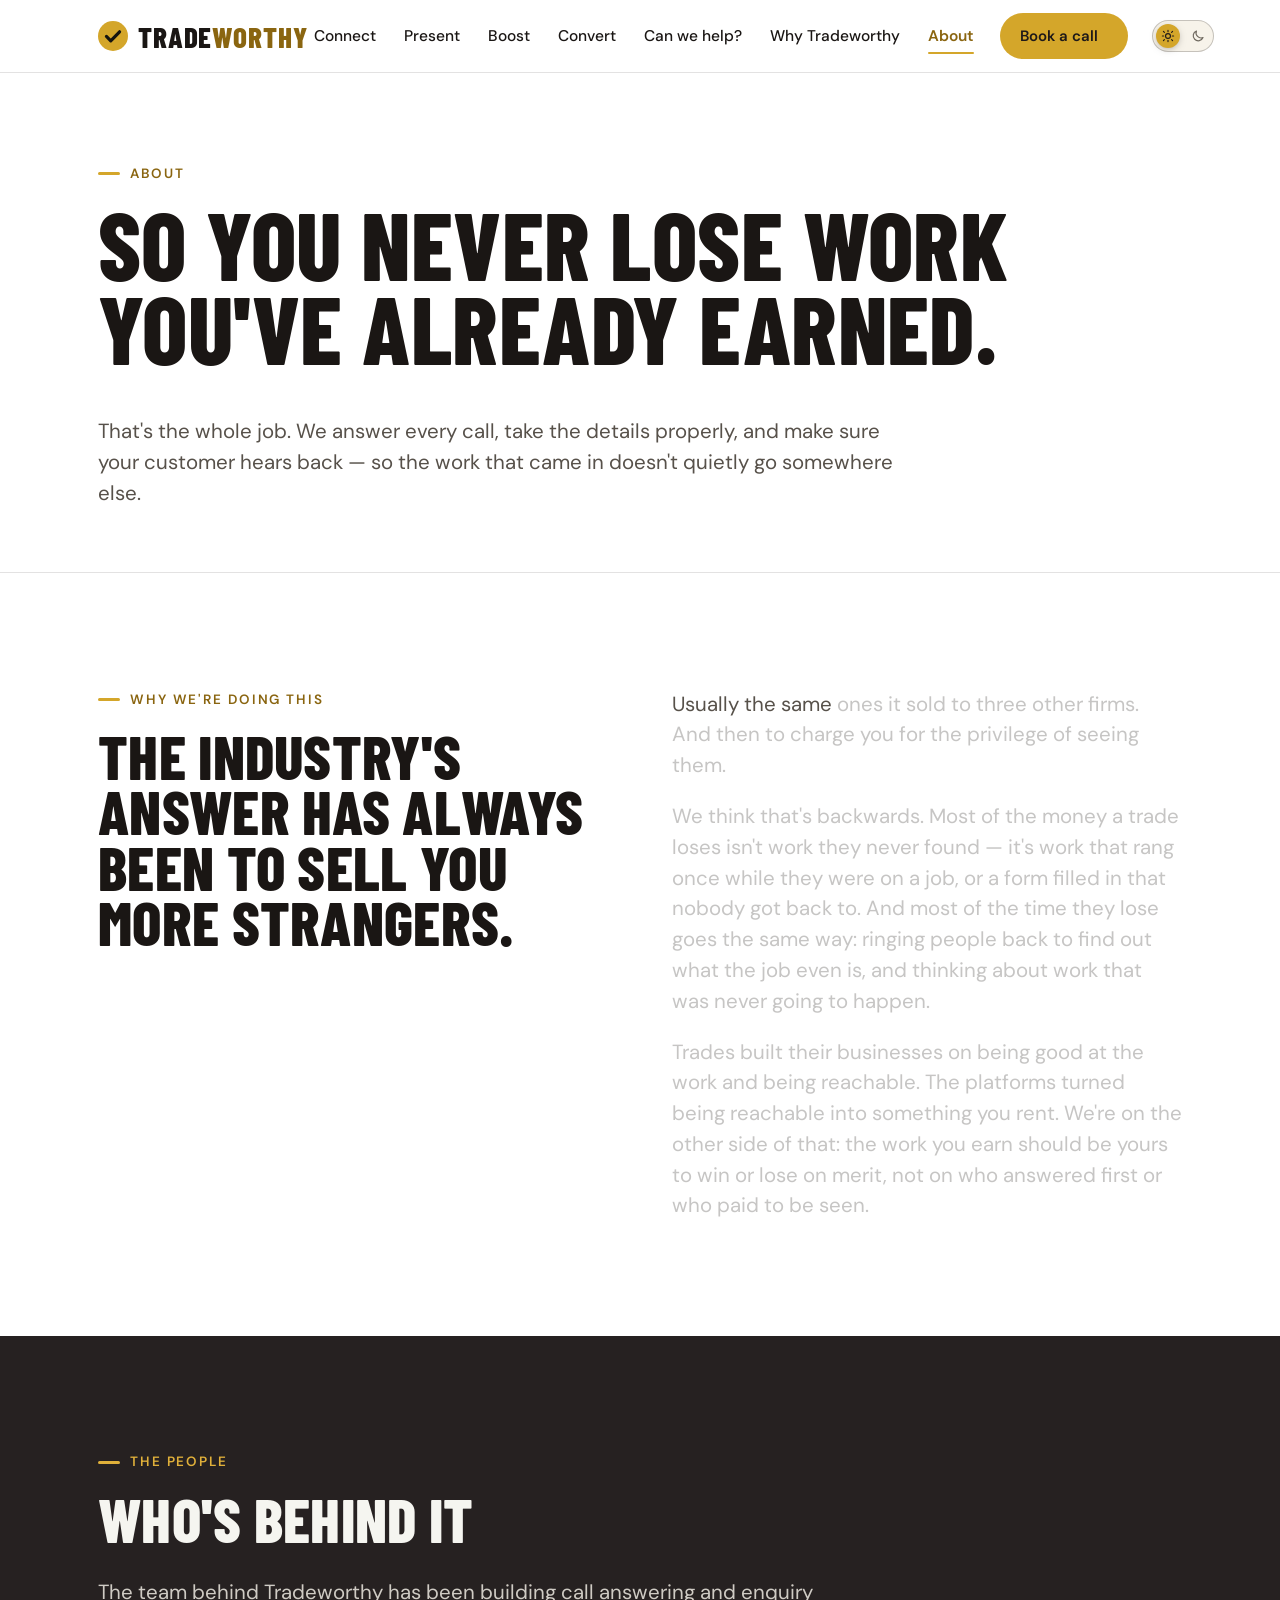
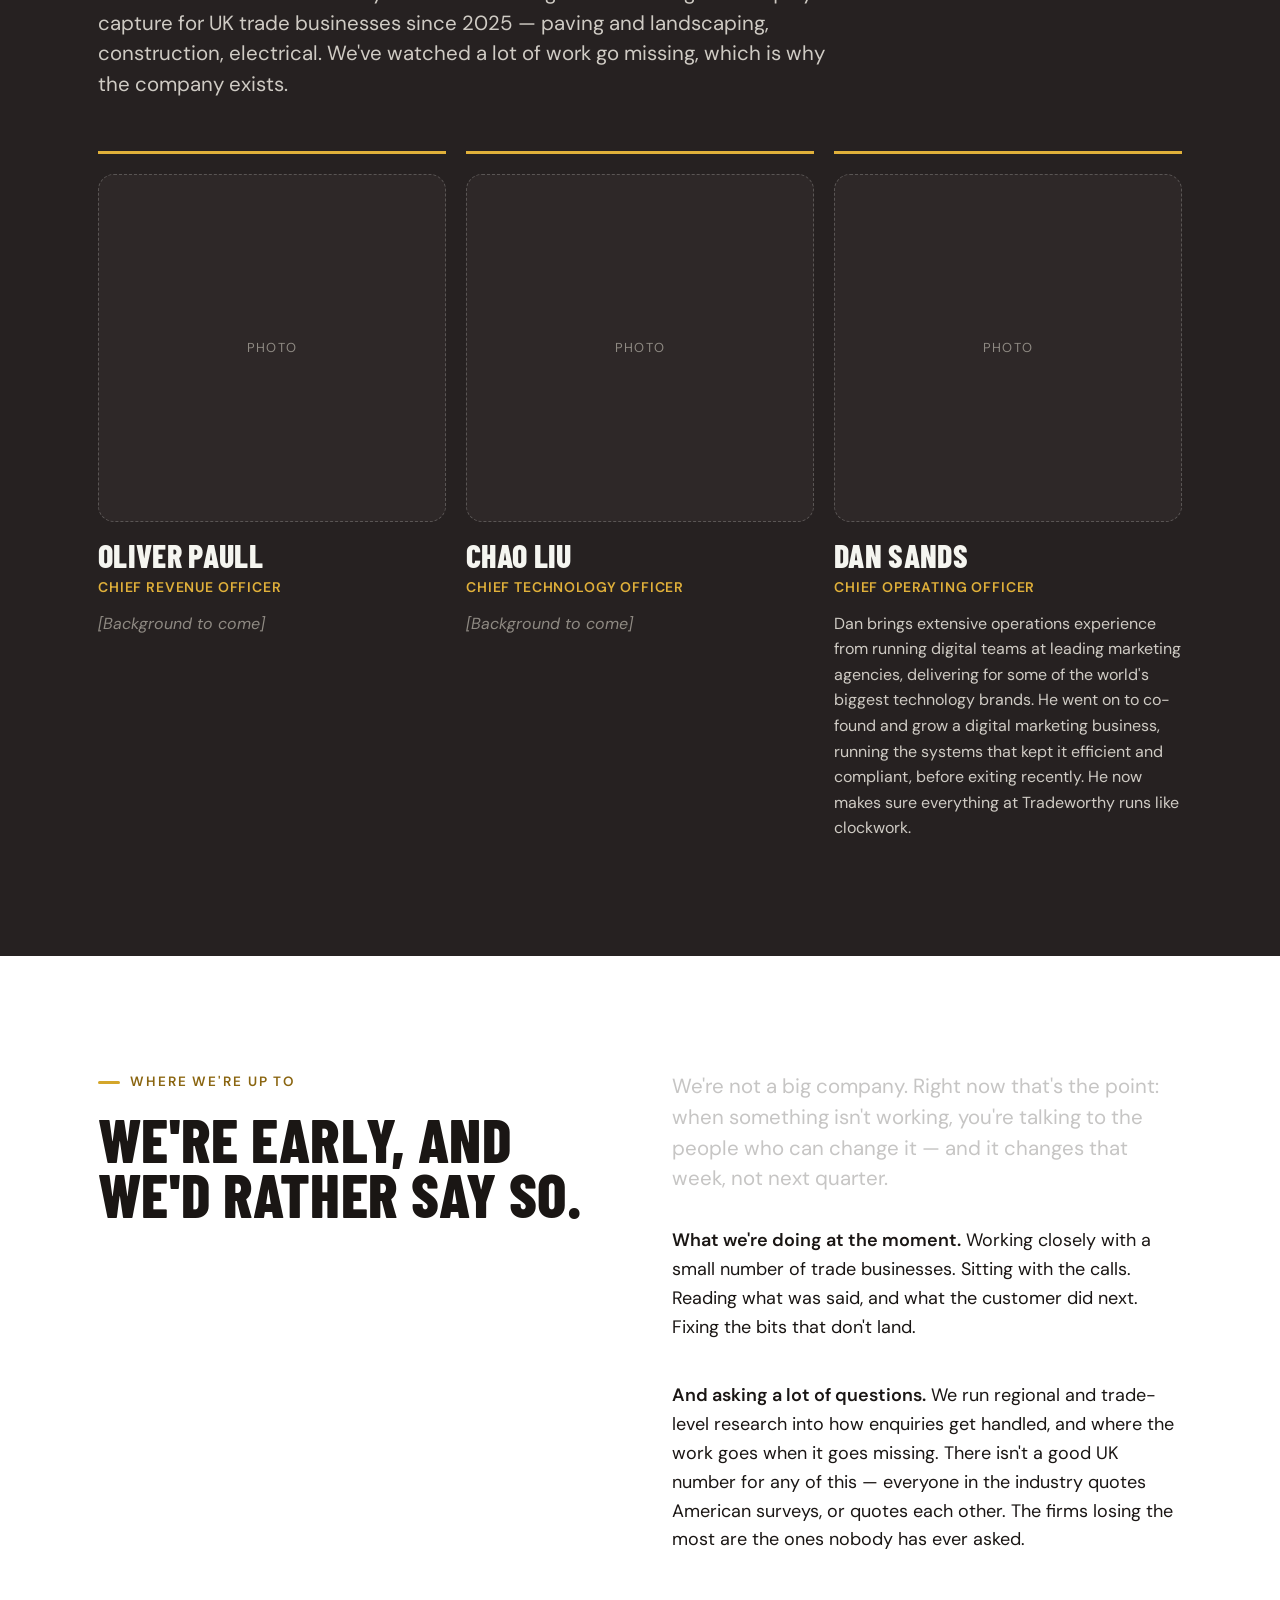
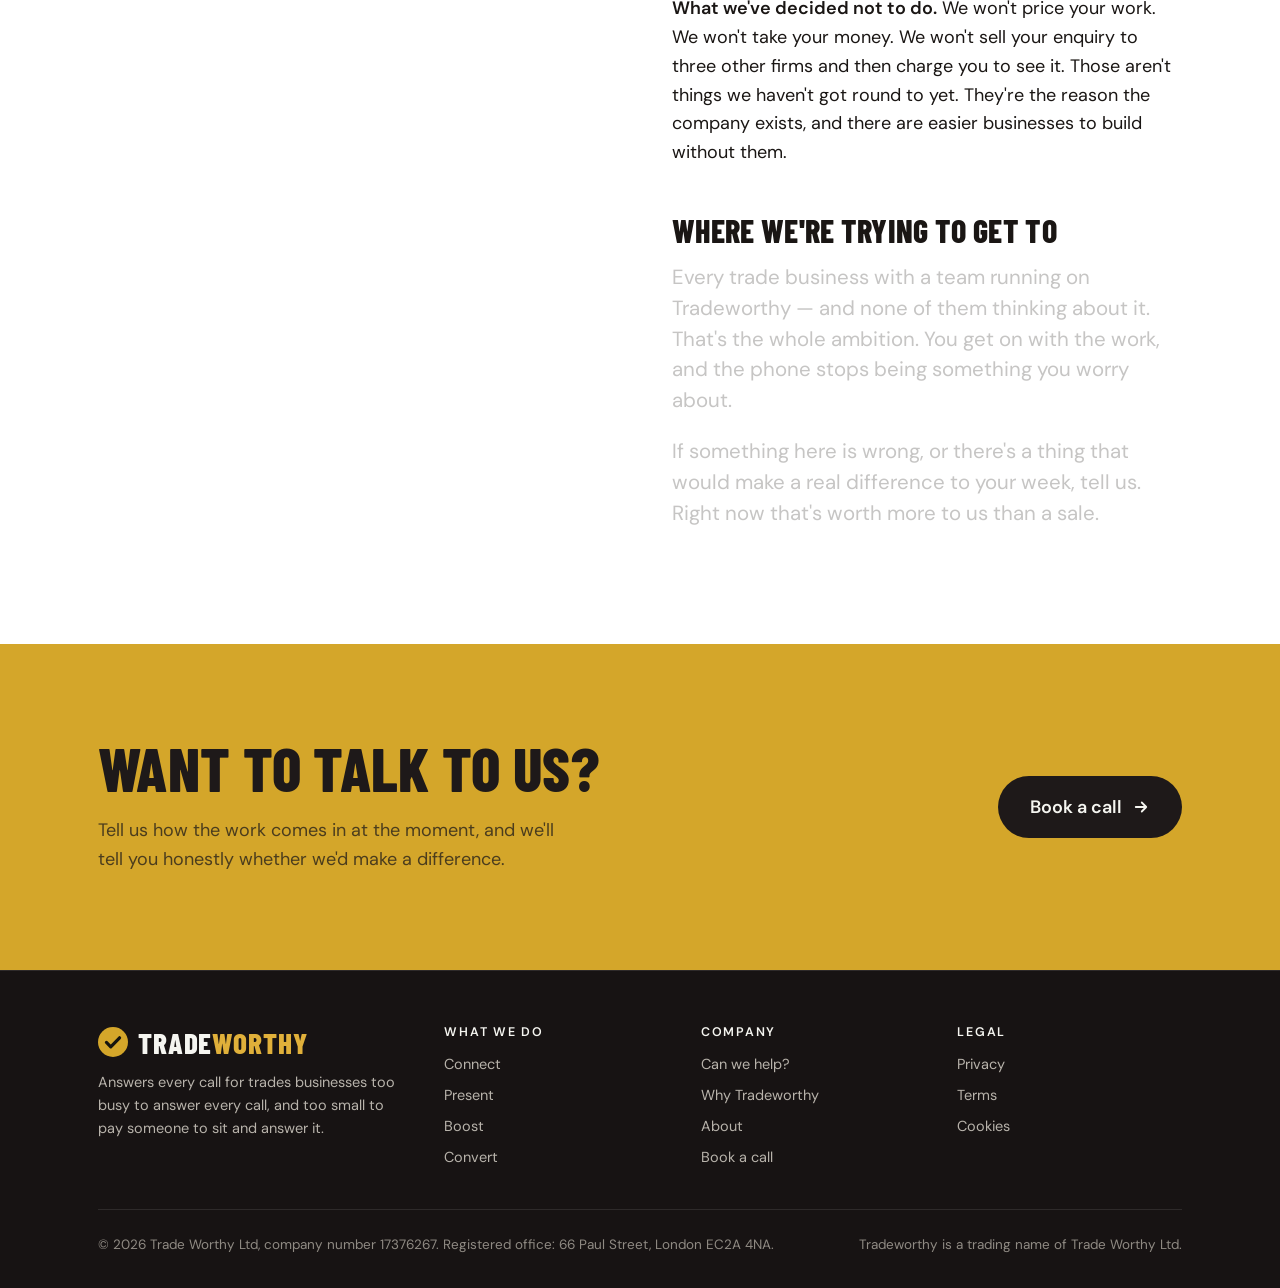
<file: about.html>
<!doctype html>
<html lang="en-GB">
<head>
<meta charset="utf-8">
<meta name="viewport" content="width=device-width, initial-scale=1">
<script>(function(){try{var t=localStorage.getItem("tw-theme");if(t==="dark")document.documentElement.setAttribute("data-theme","dark")}catch(e){}})();</script>
<link rel="icon" href="/assets/favicon.svg" type="image/svg+xml">
<meta property="og:title" content="About — Tradeworthy"><meta property="og:description" content="So you never lose work you&#x27;ve already earned. That&#x27;s the whole job. Who&#x27;s behind Tradeworthy, why we&#x27;re doing this, and where we&#x27;re up to."><meta property="og:type" content="website">
<meta name="theme-color" content="#ffffff">
<title>About — Tradeworthy</title>
<meta name="description" content="So you never lose work you&#x27;ve already earned. That&#x27;s the whole job. Who&#x27;s behind Tradeworthy, why we&#x27;re doing this, and where we&#x27;re up to.">
<link rel="preconnect" href="https://fonts.googleapis.com"><link rel="preconnect" href="https://fonts.gstatic.com" crossorigin>
<link rel="stylesheet" href="https://fonts.googleapis.com/css2?family=Barlow+Condensed:wght@700;800&family=DM+Sans:wght@400;500;600;700&display=swap">
<link rel="stylesheet" href="/assets/site.css">
</head>
<body>
<a class="skip" href="#main">Skip to content</a>
<header class="site-header"><div class="wrap">
  <a class="logo" href="/" aria-label="Tradeworthy home"><svg class="mark" viewBox="0 0 32 32" aria-hidden="true"><circle cx="16" cy="16" r="16" fill="#d4a62a"/><path d="M9 16.5l4.6 4.6L23 11.5" fill="none" stroke="#15140f" stroke-width="3.4" stroke-linecap="round" stroke-linejoin="round"/></svg><span>TRADE<b>WORTHY</b></span></a>
  <button class="burger" aria-label="Menu" aria-expanded="false" aria-controls="nav"><svg viewBox="0 0 24 24" fill="none" stroke="currentColor" stroke-width="2" stroke-linecap="round"><path d="M4 7h16M4 12h16M4 17h16"/></svg></button>
  <button class="theme-toggle" type="button" role="switch" aria-checked="false" aria-label="Dark theme"><span class="tt-thumb" aria-hidden="true"></span><svg class="tt-i tt-sun" viewBox="0 0 24 24" fill="none" stroke="currentColor" stroke-width="2" stroke-linecap="round" aria-hidden="true"><circle cx="12" cy="12" r="4.2"/><path d="M12 2.4v2.2M12 19.4v2.2M4.2 4.2l1.6 1.6M18.2 18.2l1.6 1.6M2.4 12h2.2M19.4 12h2.2M4.2 19.8l1.6-1.6M18.2 5.8l1.6-1.6"/></svg><svg class="tt-i tt-moon" viewBox="0 0 24 24" fill="none" stroke="currentColor" stroke-width="2" stroke-linecap="round" stroke-linejoin="round" aria-hidden="true"><path d="M20.6 14.7A8.7 8.7 0 0 1 9.3 3.4a8.7 8.7 0 1 0 11.3 11.3z"/></svg></button>
  <nav class="nav" id="nav" aria-label="Main"><a href="/">Connect</a><a href="/present">Present</a><a href="/boost">Boost</a><a href="/convert">Convert</a><a href="/can-we-help">Can we help?</a><a href="/why-tradeworthy">Why Tradeworthy</a><a href="/about" aria-current="page">About</a><a class="btn btn-gold btn-sm" href="/book-a-call">Book a call <svg viewBox="0 0 24 24" fill="none" stroke="currentColor" stroke-width="2.4" stroke-linecap="round" stroke-linejoin="round" aria-hidden="true"><path d="M5 12h14M13 6l6 6-6 6"/></svg></a></nav>
</div></header>
<main id="main">

<!-- Copy: Outline › About (written 2 Sep 2026).
     GATES: Section 3 cannot ship without real founder backgrounds — Oliver's and Chao's are placeholders (no generic startup biography). No link to artificialignorance.io. No CEO — equal partners. Nothing may imply customers we do not have.
     Optional: "the founding moment" — one true story, two or three sentences, needs the founders; a slot is left for it below. -->

<section class="page-hero">
  <div class="wrap">
    <p class="eyebrow">About</p>
    <h1>So you never lose work you've already earned.</h1>
    <p class="lead">That's the whole job. We answer every call, take the details properly, and make sure your customer hears back — so the work that came in doesn't quietly go somewhere else.</p>
  </div>
</section>

<section>
  <div class="wrap">
    <div class="two">
      <div class="sticky">
        <p class="eyebrow pop">Why we're doing this</p>
        <h2 class="pop">The industry's answer has always been to sell you more strangers.</h2>
      </div>
      <div>
        <p class="lead reveal">Usually the same ones it sold to three other firms. And then to charge you for the privilege of seeing them.</p>
        <p class="lead mt-1 reveal">We think that's backwards. Most of the money a trade loses isn't work they never found — it's work that rang once while they were on a job, or a form filled in that nobody got back to. And most of the time they lose goes the same way: ringing people back to find out what the job even is, and thinking about work that was never going to happen.</p>
        <p class="lead mt-1 reveal">Trades built their businesses on being good at the work and being reachable. The platforms turned being reachable into something you rent. We're on the other side of that: the work you earn should be yours to win or lose on merit, not on who answered first or who paid to be seen.</p>
      </div>
    </div>
  </div>
</section>

<section class="dark" id="people">
  <div class="wrap">
    <div class="section-head">
      <p class="eyebrow pop">The people</p>
      <h2 class="pop">Who's behind it</h2>
      <p class="lead pop">The team behind Tradeworthy has been building call answering and enquiry capture for UK trade businesses since 2025 — paving and landscaping, construction, electrical. We've watched a lot of work go missing, which is why the company exists.</p>
    </div>
    <div class="people">
      <div class="person pop" style="--i:0"><div class="photo">Photo</div><h3>Oliver Paull</h3><div class="role">Chief Revenue Officer</div><p class="todo">[Background to come]</p></div>
      <div class="person pop" style="--i:1"><div class="photo">Photo</div><h3>Chao Liu</h3><div class="role">Chief Technology Officer</div><p class="todo">[Background to come]</p></div>
      <div class="person pop" style="--i:2"><div class="photo">Photo</div><h3>Dan Sands</h3><div class="role">Chief Operating Officer</div><p>Dan brings extensive operations experience from running digital teams at leading marketing agencies, delivering for some of the world's biggest technology brands. He went on to co-found and grow a digital marketing business, running the systems that kept it efficient and compliant, before exiting recently. He now makes sure everything at Tradeworthy runs like clockwork.</p></div>
    </div>
  </div>
</section>

<section>
  <div class="wrap">
    <div class="two">
      <div class="sticky">
        <p class="eyebrow pop">Where we're up to</p>
        <h2 class="pop">We're early, and we'd rather say so.</h2>
      </div>
      <div>
        <p class="lead reveal">We're not a big company. Right now that's the point: when something isn't working, you're talking to the people who can change it — and it changes that week, not next quarter.</p>
        <div class="mt-2" style="display:grid;gap:22px">
          <p class="pop" style="--i:0"><strong>What we're doing at the moment.</strong> Working closely with a small number of trade businesses. Sitting with the calls. Reading what was said, and what the customer did next. Fixing the bits that don't land.</p>
          <p class="pop" style="--i:1"><strong>And asking a lot of questions.</strong> We run regional and trade-level research into how enquiries get handled, and where the work goes when it goes missing. There isn't a good UK number for any of this — everyone in the industry quotes American surveys, or quotes each other. The firms losing the most are the ones nobody has ever asked.</p>
          <p class="pop" style="--i:2"><strong>What we've decided not to do.</strong> We won't price your work. We won't take your money. We won't sell your enquiry to three other firms and then charge you to see it. Those aren't things we haven't got round to yet. They're the reason the company exists, and there are easier businesses to build without them.</p>
        </div>
        <!-- FOUNDING MOMENT (optional, strongest thing on the page if it exists): one true story, two or three sentences, from the founders. Uncomment and fill in.
        <blockquote class="pull mt-3">[The job that got away / the call nobody picked up / the conversation that started this.]</blockquote>
        -->
        <h3 class="mt-3 pop">Where we're trying to get to</h3>
        <p class="lead reveal">Every trade business with a team running on Tradeworthy — and none of them thinking about it. That's the whole ambition. You get on with the work, and the phone stops being something you worry about.</p>
        <p class="lead mt-1 reveal">If something here is wrong, or there's a thing that would make a real difference to your week, tell us. Right now that's worth more to us than a sale.</p>
      </div>
    </div>
  </div>
</section>

</main>
<section class="cta-band" id="cta"><div class="wrap">
  <div class="pop"><h2>Want to talk to us?</h2><p>Tell us how the work comes in at the moment, and we'll tell you honestly whether we'd make a difference.</p></div>
  <div class="actions pop" data-from="right"><a class="btn btn-gold btn-lg" href="/book-a-call">Book a call <svg viewBox="0 0 24 24" fill="none" stroke="currentColor" stroke-width="2.4" stroke-linecap="round" stroke-linejoin="round" aria-hidden="true"><path d="M5 12h14M13 6l6 6-6 6"/></svg></a></div>
</div></section>
<footer class="site-footer"><div class="wrap">
  <div class="top">
    <div>
      <a class="logo" href="/" aria-label="Tradeworthy home"><svg class="mark" viewBox="0 0 32 32" aria-hidden="true"><circle cx="16" cy="16" r="16" fill="#d4a62a"/><path d="M9 16.5l4.6 4.6L23 11.5" fill="none" stroke="#15140f" stroke-width="3.4" stroke-linecap="round" stroke-linejoin="round"/></svg><span>TRADE<b>WORTHY</b></span></a>
      <p>Answers every call for trades businesses too busy to answer every call, and too small to pay someone to sit and answer it.</p>
    </div>
    <div><h4>What we do</h4><ul>
      <li><a href="/">Connect</a></li><li><a href="/present">Present</a></li><li><a href="/boost">Boost</a></li><li><a href="/convert">Convert</a></li>
    </ul></div>
    <div><h4>Company</h4><ul>
      <li><a href="/can-we-help">Can we help?</a></li><li><a href="/why-tradeworthy">Why Tradeworthy</a></li><li><a href="/about">About</a></li><li><a href="/book-a-call">Book a call</a></li>
    </ul></div>
    <div><h4>Legal</h4><ul>
      <li><a href="/privacy">Privacy</a></li><li><a href="/terms">Terms</a></li><li><a href="/cookies">Cookies</a></li>
    </ul></div>
  </div>
  <div class="bottom">
    <p>&copy; <span class="year">2026</span> Trade Worthy Ltd, company number 17376267. Registered office: 66 Paul Street, London EC2A 4NA.</p>
    <p>Tradeworthy is a trading name of Trade Worthy Ltd.</p>
  </div>
</div></footer>
<script src="/assets/site.js" defer></script>
</body>
</html>
</file>
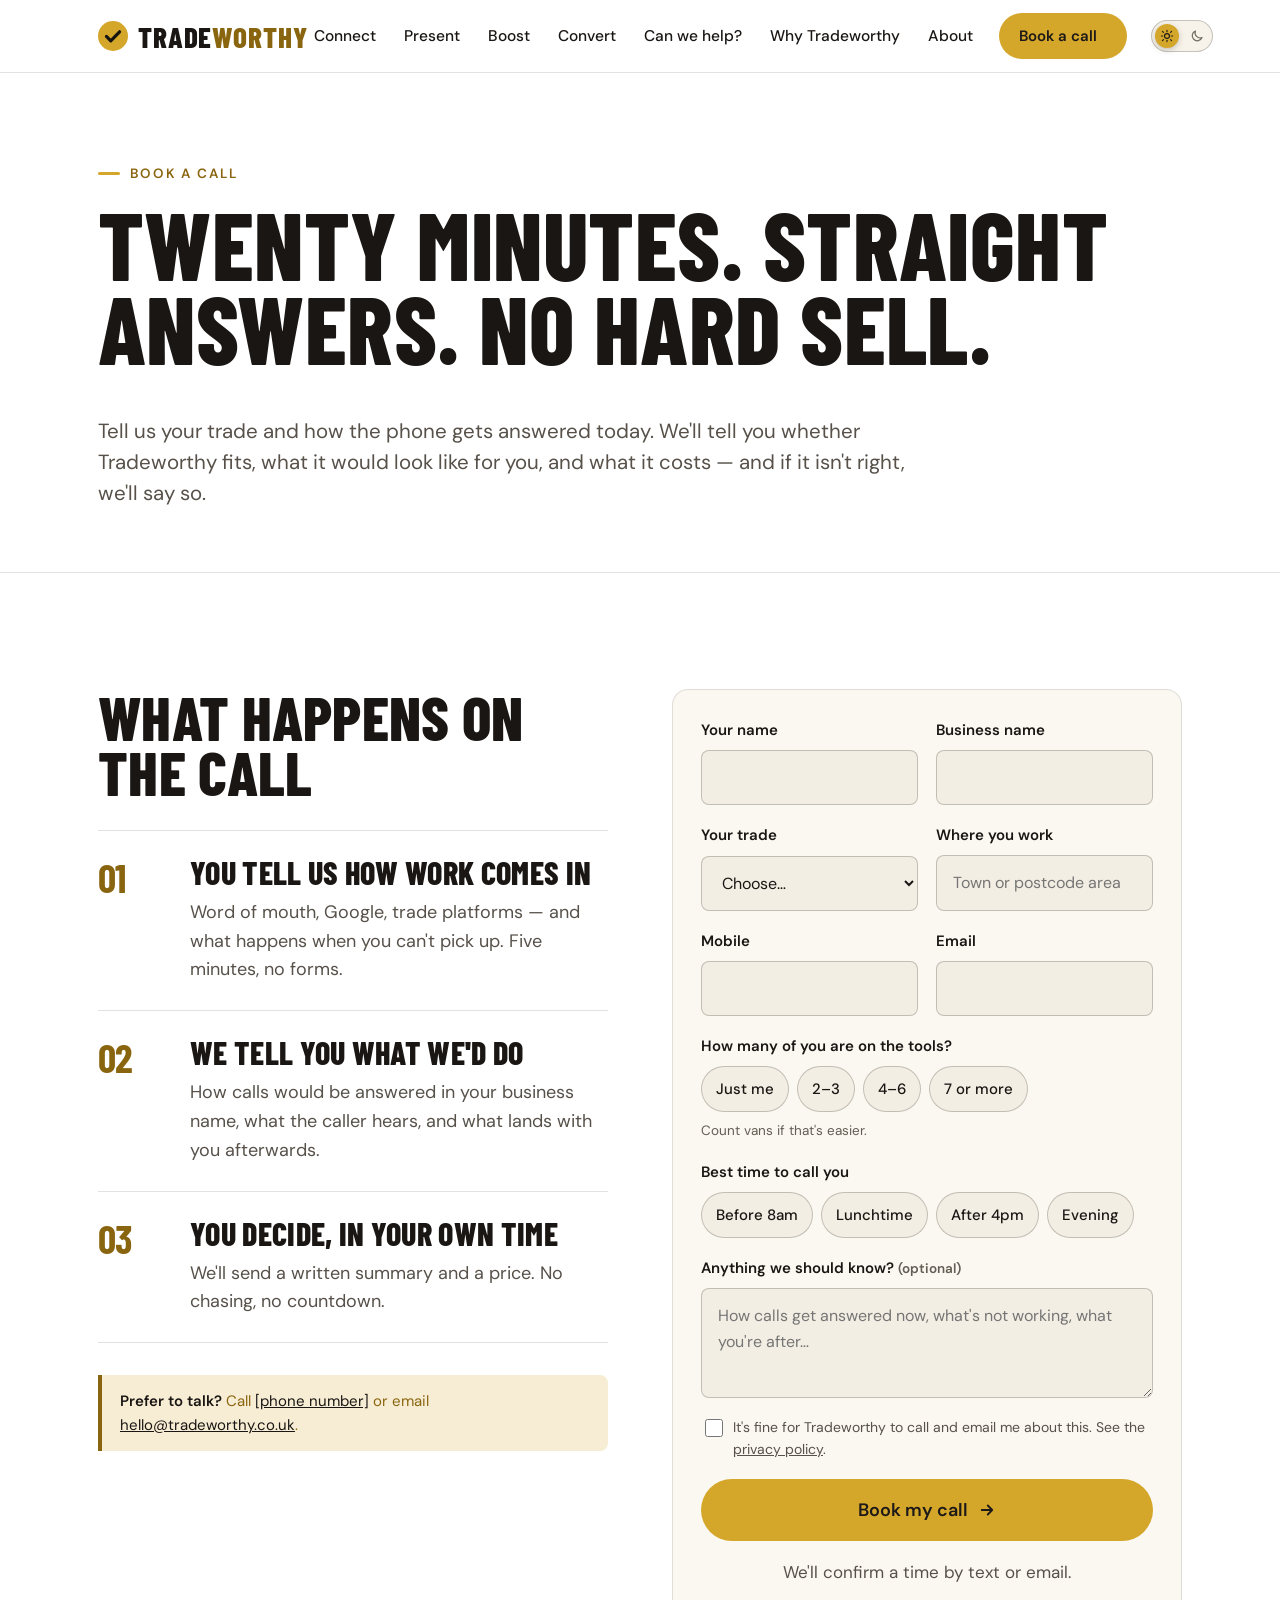
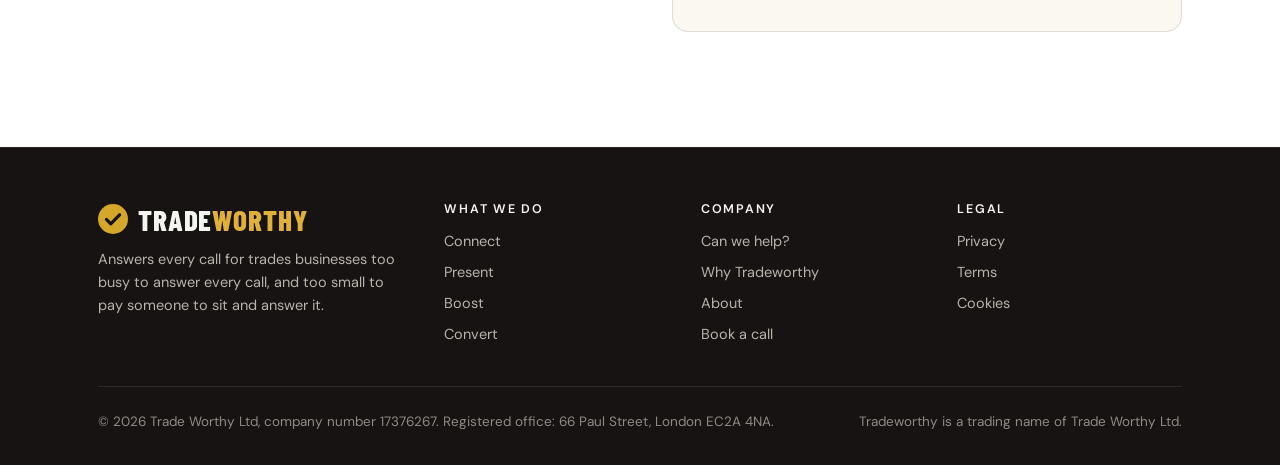
<file: book-a-call.html>
<!doctype html>
<html lang="en-GB">
<head>
<meta charset="utf-8">
<meta name="viewport" content="width=device-width, initial-scale=1">
<script>(function(){try{var t=localStorage.getItem("tw-theme");if(t==="dark")document.documentElement.setAttribute("data-theme","dark")}catch(e){}})();</script>
<link rel="icon" href="/assets/favicon.svg" type="image/svg+xml">
<meta property="og:title" content="Book a call — Tradeworthy"><meta property="og:description" content="Book a twenty-minute call with Tradeworthy. Tell us your trade and how the phone gets answered today, and we&#x27;ll tell you straight whether it fits."><meta property="og:type" content="website">
<meta name="theme-color" content="#ffffff">
<title>Book a call — Tradeworthy</title>
<meta name="description" content="Book a twenty-minute call with Tradeworthy. Tell us your trade and how the phone gets answered today, and we&#x27;ll tell you straight whether it fits.">
<link rel="preconnect" href="https://fonts.googleapis.com"><link rel="preconnect" href="https://fonts.gstatic.com" crossorigin>
<link rel="stylesheet" href="https://fonts.googleapis.com/css2?family=Barlow+Condensed:wght@700;800&family=DM+Sans:wght@400;500;600;700&display=swap">
<link rel="stylesheet" href="/assets/site.css">
</head>
<body>
<a class="skip" href="#main">Skip to content</a>
<header class="site-header"><div class="wrap">
  <a class="logo" href="/" aria-label="Tradeworthy home"><svg class="mark" viewBox="0 0 32 32" aria-hidden="true"><circle cx="16" cy="16" r="16" fill="#d4a62a"/><path d="M9 16.5l4.6 4.6L23 11.5" fill="none" stroke="#15140f" stroke-width="3.4" stroke-linecap="round" stroke-linejoin="round"/></svg><span>TRADE<b>WORTHY</b></span></a>
  <button class="burger" aria-label="Menu" aria-expanded="false" aria-controls="nav"><svg viewBox="0 0 24 24" fill="none" stroke="currentColor" stroke-width="2" stroke-linecap="round"><path d="M4 7h16M4 12h16M4 17h16"/></svg></button>
  <button class="theme-toggle" type="button" role="switch" aria-checked="false" aria-label="Dark theme"><span class="tt-thumb" aria-hidden="true"></span><svg class="tt-i tt-sun" viewBox="0 0 24 24" fill="none" stroke="currentColor" stroke-width="2" stroke-linecap="round" aria-hidden="true"><circle cx="12" cy="12" r="4.2"/><path d="M12 2.4v2.2M12 19.4v2.2M4.2 4.2l1.6 1.6M18.2 18.2l1.6 1.6M2.4 12h2.2M19.4 12h2.2M4.2 19.8l1.6-1.6M18.2 5.8l1.6-1.6"/></svg><svg class="tt-i tt-moon" viewBox="0 0 24 24" fill="none" stroke="currentColor" stroke-width="2" stroke-linecap="round" stroke-linejoin="round" aria-hidden="true"><path d="M20.6 14.7A8.7 8.7 0 0 1 9.3 3.4a8.7 8.7 0 1 0 11.3 11.3z"/></svg></button>
  <nav class="nav" id="nav" aria-label="Main"><a href="/">Connect</a><a href="/present">Present</a><a href="/boost">Boost</a><a href="/convert">Convert</a><a href="/can-we-help">Can we help?</a><a href="/why-tradeworthy">Why Tradeworthy</a><a href="/about">About</a><a class="btn btn-gold btn-sm" href="/book-a-call">Book a call <svg viewBox="0 0 24 24" fill="none" stroke="currentColor" stroke-width="2.4" stroke-linecap="round" stroke-linejoin="round" aria-hidden="true"><path d="M5 12h14M13 6l6 6-6 6"/></svg></a></nav>
</div></header>
<main id="main">

<!--
  GOHIGHLEVEL SET-UP — two ways to wire this page, pick one:
  A) Embed your HighLevel form: in HighLevel go to Sites → Forms → Builder, open the "Book a call" form, click
     Integrate → Embed and copy the id from the iframe src (…/widget/form/XXXXXXXX). Paste it as ghlFormId below.
     The native form on this page is then hidden and the HighLevel form shows in its place.
  B) Keep this page's own form (matches the site design) and post it to a HighLevel Inbound Webhook:
     Automation → Workflows → new workflow → trigger "Inbound Webhook" → copy the URL → paste as ghlWebhook below.
     Map the JSON fields (name, business, trade, phone, email, area, team, best_time, notes) to contact fields in the workflow.
  Leave both blank and the form shows a thank-you message without sending anywhere (preview only).
-->
<script>window.TW_CONFIG = { ghlFormId: '', ghlWebhook: '' };</script>

<section class="page-hero">
  <div class="wrap">
    <p class="eyebrow">Book a call</p>
    <h1>Twenty minutes. Straight answers. No hard sell.</h1>
    <p class="lead">Tell us your trade and how the phone gets answered today. We'll tell you whether Tradeworthy fits, what it would look like for you, and what it costs — and if it isn't right, we'll say so.</p>
  </div>
</section>

<section>
  <div class="wrap">
    <div class="two">
      <div>
        <div class="sticky">
          <h2>What happens on the call</h2>
          <ol class="steps light">
            <li><div><h3>You tell us how work comes in</h3><p>Word of mouth, Google, trade platforms — and what happens when you can't pick up. Five minutes, no forms.</p></div></li>
            <li><div><h3>We tell you what we'd do</h3><p>How calls would be answered in your business name, what the caller hears, and what lands with you afterwards.</p></div></li>
            <li><div><h3>You decide, in your own time</h3><p>We'll send a written summary and a price. No chasing, no countdown.</p></div></li>
          </ol>
          <div class="notice mt-2"><strong>Prefer to talk?</strong> Call <a href="tel:+440000000000">[phone number]</a> or email <a href="mailto:hello@tradeworthy.co.uk">hello@tradeworthy.co.uk</a>.</div>
        </div>
      </div>
      <div>
        <div id="ghl-form" class="ghl-embed" hidden></div>
        <form id="native-form" class="form card" hidden>
          <div class="row2">
            <div class="field"><label for="f-name">Your name</label><input id="f-name" name="name" type="text" autocomplete="name" required></div>
            <div class="field"><label for="f-business">Business name</label><input id="f-business" name="business" type="text" autocomplete="organization" required></div>
          </div>
          <div class="row2">
            <div class="field"><label for="f-trade">Your trade</label>
              <select id="f-trade" name="trade" required>
                <option value="">Choose…</option>
                <option>Plumbing &amp; heating</option><option>Electrical</option><option>Roofing</option><option>Paving &amp; driveways</option><option>Landscaping &amp; gardens</option><option>Building &amp; extensions</option><option>Plastering &amp; rendering</option><option>Painting &amp; decorating</option><option>Joinery &amp; carpentry</option><option>Drainage</option><option>Fencing</option><option>Other trade</option>
              </select>
            </div>
            <div class="field"><label for="f-area">Where you work</label><input id="f-area" name="area" type="text" placeholder="Town or postcode area" autocomplete="postal-code"></div>
          </div>
          <div class="row2">
            <div class="field"><label for="f-phone">Mobile</label><input id="f-phone" name="phone" type="tel" autocomplete="tel" inputmode="tel" required></div>
            <div class="field"><label for="f-email">Email</label><input id="f-email" name="email" type="email" autocomplete="email" required></div>
          </div>
          <div class="field">
            <label>How many of you are on the tools?</label>
            <div class="chips" role="group" aria-label="Team size">
              <label><input type="radio" name="team" value="Just me" required><span>Just me</span></label>
              <label><input type="radio" name="team" value="2–3"><span>2–3</span></label>
              <label><input type="radio" name="team" value="4–6"><span>4–6</span></label>
              <label><input type="radio" name="team" value="7 or more"><span>7 or more</span></label>
            </div>
            <span class="hint">Count vans if that's easier.</span>
          </div>
          <div class="field">
            <label>Best time to call you</label>
            <div class="chips" role="group" aria-label="Best time to call">
              <label><input type="checkbox" name="best_time" value="Early morning"><span>Before 8am</span></label>
              <label><input type="checkbox" name="best_time" value="Lunchtime"><span>Lunchtime</span></label>
              <label><input type="checkbox" name="best_time" value="Late afternoon"><span>After 4pm</span></label>
              <label><input type="checkbox" name="best_time" value="Evening"><span>Evening</span></label>
            </div>
          </div>
          <div class="field"><label for="f-notes">Anything we should know? <span class="hint">(optional)</span></label><textarea id="f-notes" name="notes" placeholder="How calls get answered now, what's not working, what you're after…"></textarea></div>
          <p class="honey" aria-hidden="true"><label>Leave this empty<input type="text" name="website" tabindex="-1" autocomplete="off"></label></p>
          <label class="consent"><input type="checkbox" name="consent" value="yes" required><span>It's fine for Tradeworthy to call and email me about this. See the <a href="/privacy">privacy policy</a>.</span></label>
          <button class="btn btn-gold btn-lg" type="submit" style="justify-content:center">Book my call <svg viewBox="0 0 24 24" fill="none" stroke="currentColor" stroke-width="2.4" stroke-linecap="round" stroke-linejoin="round" aria-hidden="true"><path d="M5 12h14M13 6l6 6-6 6"/></svg></button>
          <p class="small center">We'll confirm a time by text or email.</p>
        </form>
        <div id="form-ok" class="form-ok" hidden>
          <h3>Thanks — we've got it.</h3>
          <p>We'll confirm a time by text or email. If it's urgent, call <a href="tel:+440000000000">[phone number]</a>.</p>
        </div>
      </div>
    </div>
  </div>
</section>

</main>

<footer class="site-footer"><div class="wrap">
  <div class="top">
    <div>
      <a class="logo" href="/" aria-label="Tradeworthy home"><svg class="mark" viewBox="0 0 32 32" aria-hidden="true"><circle cx="16" cy="16" r="16" fill="#d4a62a"/><path d="M9 16.5l4.6 4.6L23 11.5" fill="none" stroke="#15140f" stroke-width="3.4" stroke-linecap="round" stroke-linejoin="round"/></svg><span>TRADE<b>WORTHY</b></span></a>
      <p>Answers every call for trades businesses too busy to answer every call, and too small to pay someone to sit and answer it.</p>
    </div>
    <div><h4>What we do</h4><ul>
      <li><a href="/">Connect</a></li><li><a href="/present">Present</a></li><li><a href="/boost">Boost</a></li><li><a href="/convert">Convert</a></li>
    </ul></div>
    <div><h4>Company</h4><ul>
      <li><a href="/can-we-help">Can we help?</a></li><li><a href="/why-tradeworthy">Why Tradeworthy</a></li><li><a href="/about">About</a></li><li><a href="/book-a-call">Book a call</a></li>
    </ul></div>
    <div><h4>Legal</h4><ul>
      <li><a href="/privacy">Privacy</a></li><li><a href="/terms">Terms</a></li><li><a href="/cookies">Cookies</a></li>
    </ul></div>
  </div>
  <div class="bottom">
    <p>&copy; <span class="year">2026</span> Trade Worthy Ltd, company number 17376267. Registered office: 66 Paul Street, London EC2A 4NA.</p>
    <p>Tradeworthy is a trading name of Trade Worthy Ltd.</p>
  </div>
</div></footer>
<script src="/assets/site.js" defer></script>
</body>
</html>
</file>
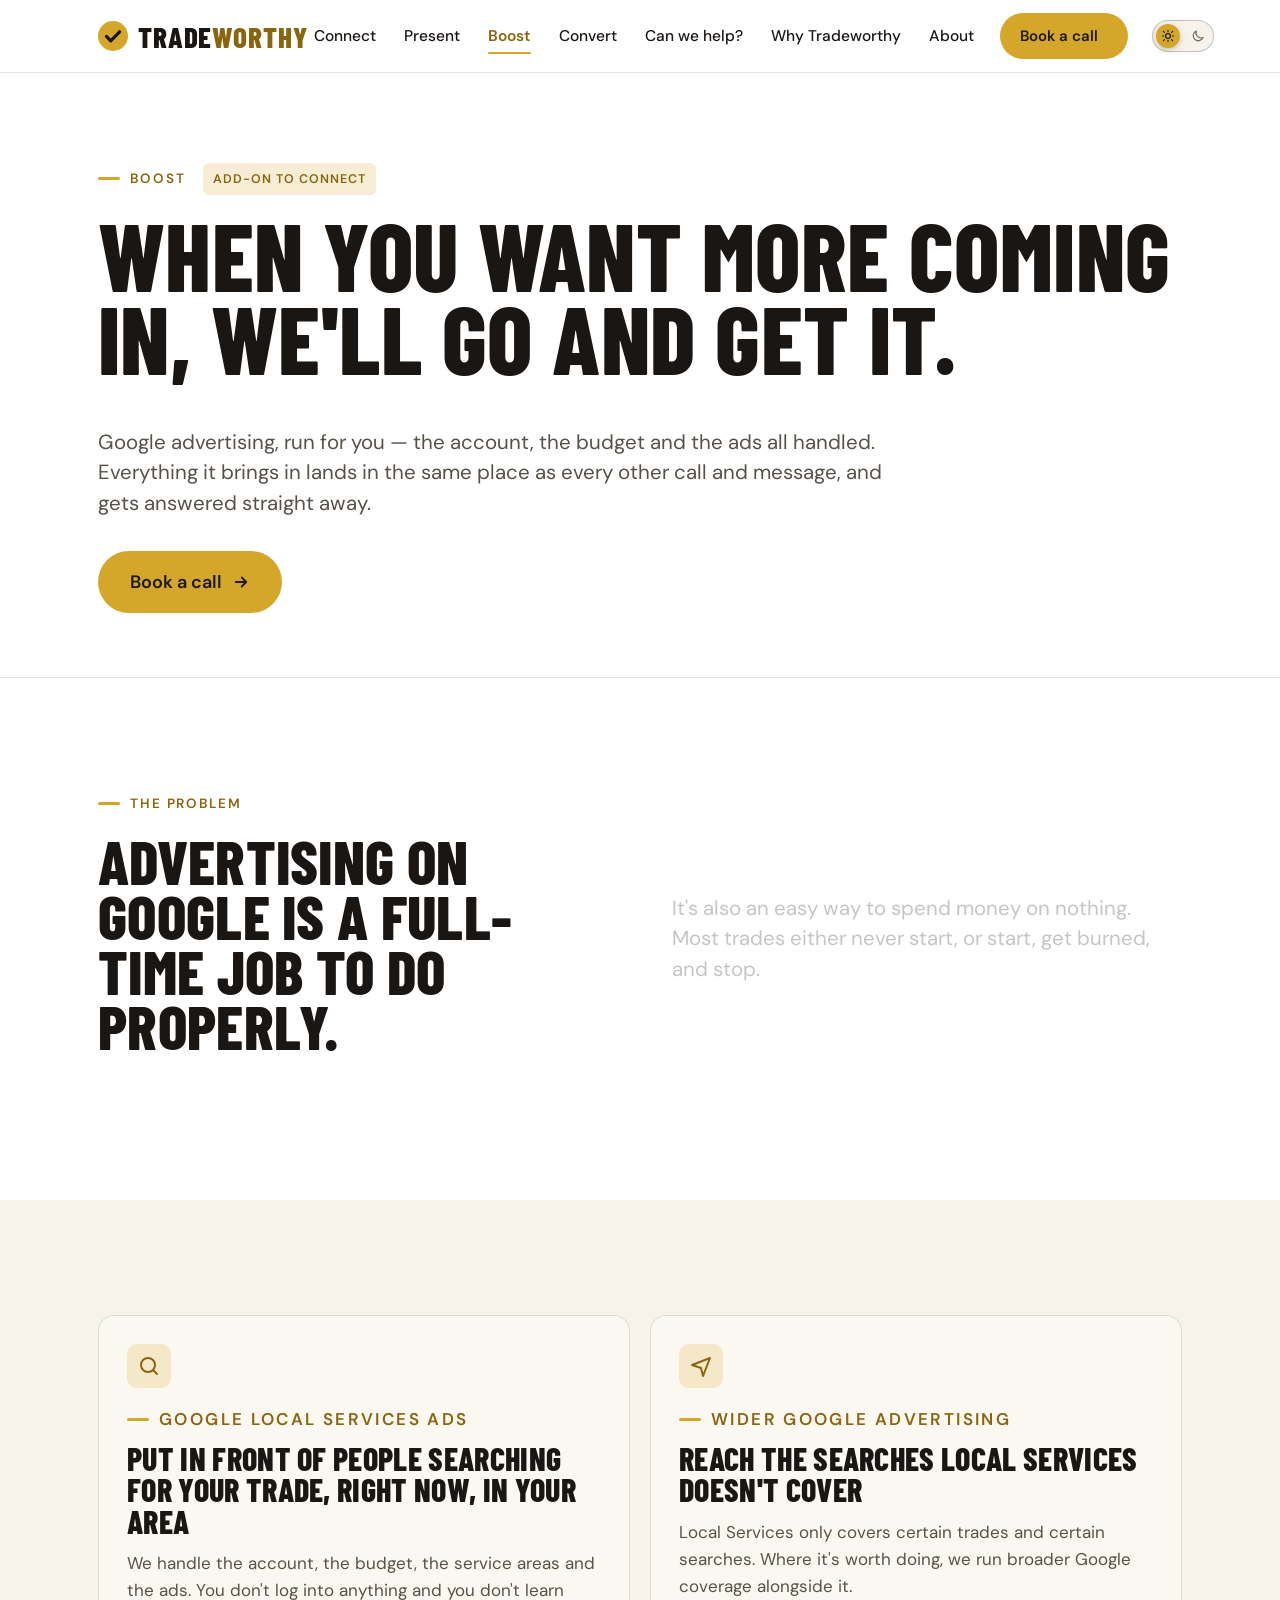
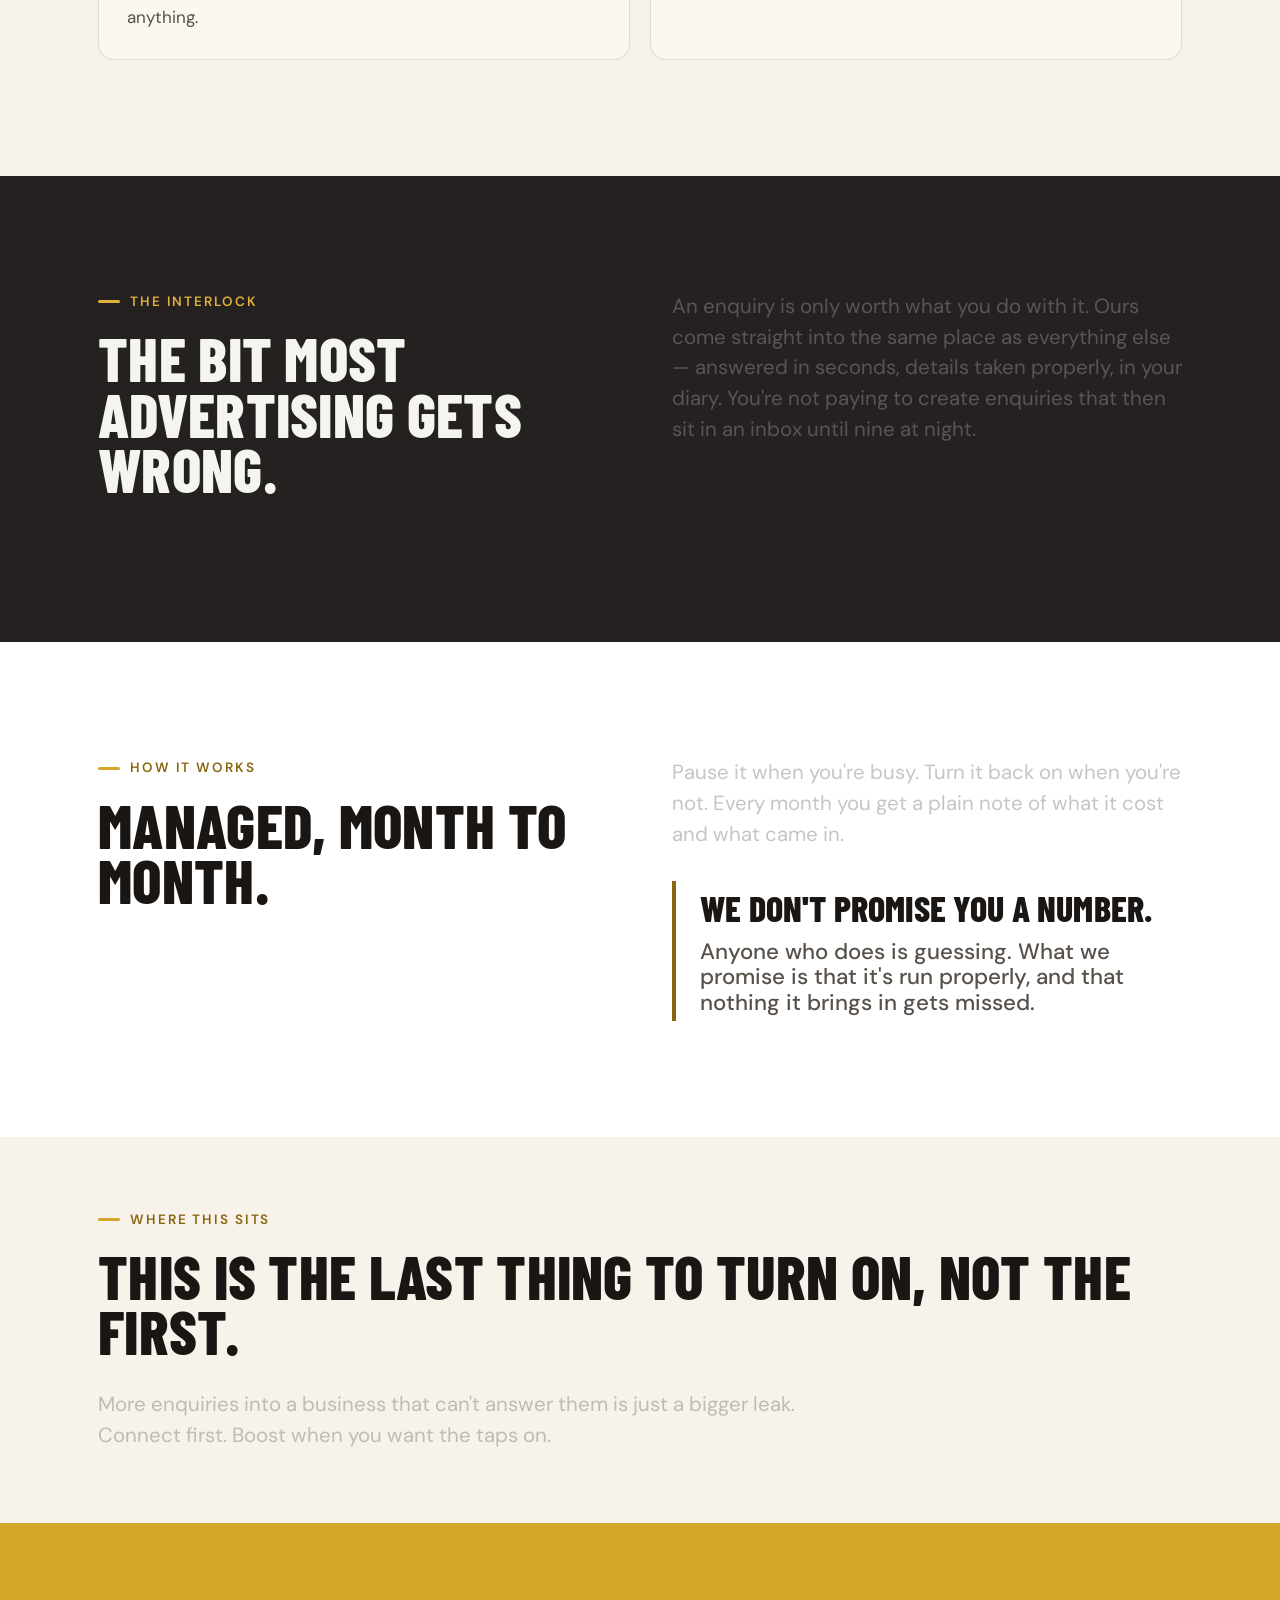
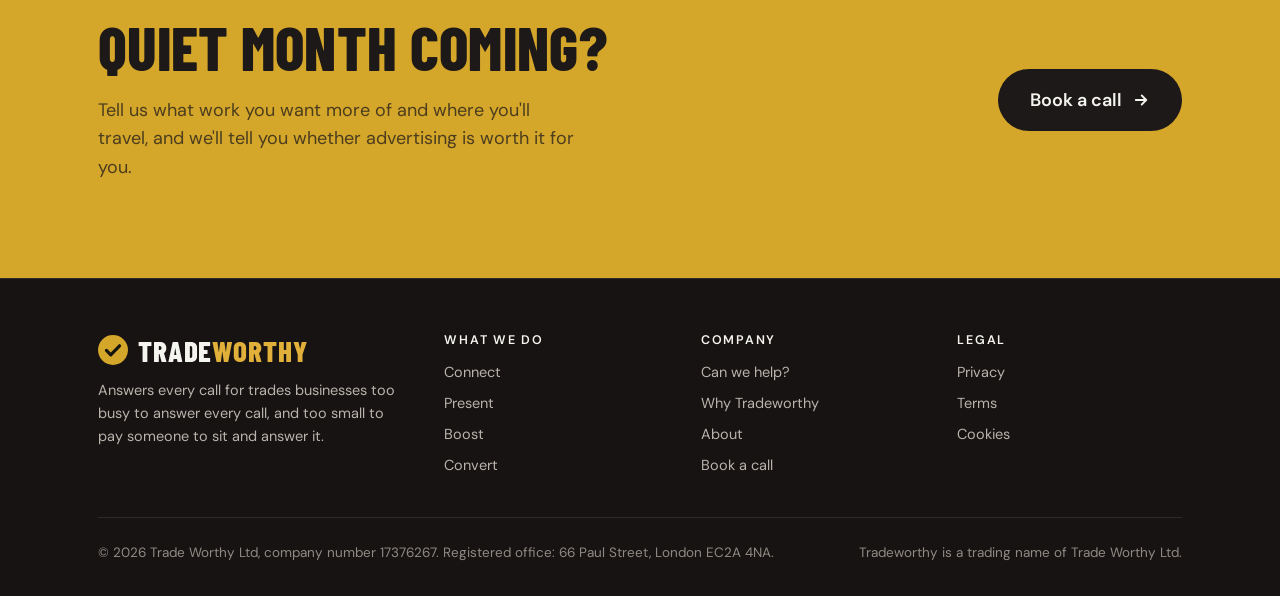
<file: boost.html>
<!doctype html>
<html lang="en-GB">
<head>
<meta charset="utf-8">
<meta name="viewport" content="width=device-width, initial-scale=1">
<script>(function(){try{var t=localStorage.getItem("tw-theme");if(t==="dark")document.documentElement.setAttribute("data-theme","dark")}catch(e){}})();</script>
<link rel="icon" href="/assets/favicon.svg" type="image/svg+xml">
<meta property="og:title" content="Boost — Tradeworthy"><meta property="og:description" content="When you want more coming in, we&#x27;ll go and get it. Google advertising, run for you — the account, the budget and the ads all handled. Everything it brings in lands in the same place and gets answered straight away."><meta property="og:type" content="website">
<meta name="theme-color" content="#ffffff">
<title>Boost — Tradeworthy</title>
<meta name="description" content="When you want more coming in, we&#x27;ll go and get it. Google advertising, run for you — the account, the budget and the ads all handled. Everything it brings in lands in the same place and gets answered straight away.">
<link rel="preconnect" href="https://fonts.googleapis.com"><link rel="preconnect" href="https://fonts.gstatic.com" crossorigin>
<link rel="stylesheet" href="https://fonts.googleapis.com/css2?family=Barlow+Condensed:wght@700;800&family=DM+Sans:wght@400;500;600;700&display=swap">
<link rel="stylesheet" href="/assets/site.css">
</head>
<body>
<a class="skip" href="#main">Skip to content</a>
<header class="site-header"><div class="wrap">
  <a class="logo" href="/" aria-label="Tradeworthy home"><svg class="mark" viewBox="0 0 32 32" aria-hidden="true"><circle cx="16" cy="16" r="16" fill="#d4a62a"/><path d="M9 16.5l4.6 4.6L23 11.5" fill="none" stroke="#15140f" stroke-width="3.4" stroke-linecap="round" stroke-linejoin="round"/></svg><span>TRADE<b>WORTHY</b></span></a>
  <button class="burger" aria-label="Menu" aria-expanded="false" aria-controls="nav"><svg viewBox="0 0 24 24" fill="none" stroke="currentColor" stroke-width="2" stroke-linecap="round"><path d="M4 7h16M4 12h16M4 17h16"/></svg></button>
  <button class="theme-toggle" type="button" role="switch" aria-checked="false" aria-label="Dark theme"><span class="tt-thumb" aria-hidden="true"></span><svg class="tt-i tt-sun" viewBox="0 0 24 24" fill="none" stroke="currentColor" stroke-width="2" stroke-linecap="round" aria-hidden="true"><circle cx="12" cy="12" r="4.2"/><path d="M12 2.4v2.2M12 19.4v2.2M4.2 4.2l1.6 1.6M18.2 18.2l1.6 1.6M2.4 12h2.2M19.4 12h2.2M4.2 19.8l1.6-1.6M18.2 5.8l1.6-1.6"/></svg><svg class="tt-i tt-moon" viewBox="0 0 24 24" fill="none" stroke="currentColor" stroke-width="2" stroke-linecap="round" stroke-linejoin="round" aria-hidden="true"><path d="M20.6 14.7A8.7 8.7 0 0 1 9.3 3.4a8.7 8.7 0 1 0 11.3 11.3z"/></svg></button>
  <nav class="nav" id="nav" aria-label="Main"><a href="/">Connect</a><a href="/present">Present</a><a href="/boost" aria-current="page">Boost</a><a href="/convert">Convert</a><a href="/can-we-help">Can we help?</a><a href="/why-tradeworthy">Why Tradeworthy</a><a href="/about">About</a><a class="btn btn-gold btn-sm" href="/book-a-call">Book a call <svg viewBox="0 0 24 24" fill="none" stroke="currentColor" stroke-width="2.4" stroke-linecap="round" stroke-linejoin="round" aria-hidden="true"><path d="M5 12h14M13 6l6 6-6 6"/></svg></a></nav>
</div></header>
<main id="main">

<!-- Copy: Outline › Boost (written 1 Sep 2026). No demand promise in the hero (R1). Facebook and Instagram deliberately absent — not set up yet. Never quote per-enquiry cost. -->

<section class="page-hero">
  <div class="wrap">
    <p class="eyebrow">Boost <span class="tag" style="margin-left:8px">Add-on to Connect</span></p>
    <h1>When you want more coming in, we'll go and get it.</h1>
    <p class="lead">Google advertising, run for you — the account, the budget and the ads all handled. Everything it brings in lands in the same place as every other call and message, and gets answered straight away.</p>
    <p class="mt-2"><a class="btn btn-gold btn-lg" href="/book-a-call">Book a call <svg viewBox="0 0 24 24" fill="none" stroke="currentColor" stroke-width="2.4" stroke-linecap="round" stroke-linejoin="round" aria-hidden="true"><path d="M5 12h14M13 6l6 6-6 6"/></svg></a></p>
  </div>
</section>

<section>
  <div class="wrap">
    <div class="two mid">
      <div>
        <p class="eyebrow pop">The problem</p>
        <h2 class="pop">Advertising on Google is a full-time job to do properly.</h2>
      </div>
      <div>
        <p class="lead reveal">It's also an easy way to spend money on nothing. Most trades either never start, or start, get burned, and stop.</p>
      </div>
    </div>
  </div>
</section>

<section class="stone">
  <div class="wrap">
    <div class="grid-2">
      <div class="card pop" style="--i:0"><div class="icon"><svg viewBox="0 0 24 24" fill="none" stroke="currentColor" stroke-width="2" stroke-linecap="round" stroke-linejoin="round"><circle cx="11" cy="11" r="7"/><path d="M20 20l-3.5-3.5"/></svg></div><p class="eyebrow" style="margin-bottom:10px">Google Local Services Ads</p><h3>Put in front of people searching for your trade, right now, in your area</h3><p>We handle the account, the budget, the service areas and the ads. You don't log into anything and you don't learn anything.</p></div>
      <div class="card pop" style="--i:1"><div class="icon"><svg viewBox="0 0 24 24" fill="none" stroke="currentColor" stroke-width="2" stroke-linecap="round" stroke-linejoin="round"><path d="M3 11l18-7-7 18-2-8z"/></svg></div><p class="eyebrow" style="margin-bottom:10px">Wider Google advertising</p><h3>Reach the searches Local Services doesn't cover</h3><p>Local Services only covers certain trades and certain searches. Where it's worth doing, we run broader Google coverage alongside it.</p></div>
    </div>
  </div>
</section>

<section class="dark">
  <div class="wrap">
    <div class="two">
      <div class="sticky">
        <p class="eyebrow pop">The interlock</p>
        <h2 class="pop">The bit most advertising gets wrong.</h2>
      </div>
      <div>
        <p class="lead reveal">An enquiry is only worth what you do with it. Ours come straight into the same place as everything else — answered in seconds, details taken properly, in your diary. You're not paying to create enquiries that then sit in an inbox until nine at night.</p>
      </div>
    </div>
  </div>
</section>

<section>
  <div class="wrap">
    <div class="two">
      <div class="sticky">
        <p class="eyebrow pop">How it works</p>
        <h2 class="pop">Managed, month to month.</h2>
      </div>
      <div>
        <p class="lead reveal">Pause it when you're busy. Turn it back on when you're not. Every month you get a plain note of what it cost and what came in.</p>
        <p class="pull mt-2 pop">We don't promise you a number. <span style="font-weight:500;color:var(--slate)">Anyone who does is guessing. What we promise is that it's run properly, and that nothing it brings in gets missed.</span></p>
      </div>
    </div>
  </div>
</section>

<section class="stone tight">
  <div class="wrap">
    <p class="eyebrow pop">Where this sits</p>
    <h2 class="pop" style="max-width:20em">This is the last thing to turn on, not the first.</h2>
    <p class="lead reveal">More enquiries into a business that can't answer them is just a bigger leak. <a href="/" class="gold" style="font-weight:600">Connect</a> first. Boost when you want the taps on.</p>
  </div>
</section>

</main>
<section class="cta-band" id="cta"><div class="wrap">
  <div class="pop"><h2>Quiet month coming?</h2><p>Tell us what work you want more of and where you'll travel, and we'll tell you whether advertising is worth it for you.</p></div>
  <div class="actions pop" data-from="right"><a class="btn btn-gold btn-lg" href="/book-a-call">Book a call <svg viewBox="0 0 24 24" fill="none" stroke="currentColor" stroke-width="2.4" stroke-linecap="round" stroke-linejoin="round" aria-hidden="true"><path d="M5 12h14M13 6l6 6-6 6"/></svg></a></div>
</div></section>
<footer class="site-footer"><div class="wrap">
  <div class="top">
    <div>
      <a class="logo" href="/" aria-label="Tradeworthy home"><svg class="mark" viewBox="0 0 32 32" aria-hidden="true"><circle cx="16" cy="16" r="16" fill="#d4a62a"/><path d="M9 16.5l4.6 4.6L23 11.5" fill="none" stroke="#15140f" stroke-width="3.4" stroke-linecap="round" stroke-linejoin="round"/></svg><span>TRADE<b>WORTHY</b></span></a>
      <p>Answers every call for trades businesses too busy to answer every call, and too small to pay someone to sit and answer it.</p>
    </div>
    <div><h4>What we do</h4><ul>
      <li><a href="/">Connect</a></li><li><a href="/present">Present</a></li><li><a href="/boost">Boost</a></li><li><a href="/convert">Convert</a></li>
    </ul></div>
    <div><h4>Company</h4><ul>
      <li><a href="/can-we-help">Can we help?</a></li><li><a href="/why-tradeworthy">Why Tradeworthy</a></li><li><a href="/about">About</a></li><li><a href="/book-a-call">Book a call</a></li>
    </ul></div>
    <div><h4>Legal</h4><ul>
      <li><a href="/privacy">Privacy</a></li><li><a href="/terms">Terms</a></li><li><a href="/cookies">Cookies</a></li>
    </ul></div>
  </div>
  <div class="bottom">
    <p>&copy; <span class="year">2026</span> Trade Worthy Ltd, company number 17376267. Registered office: 66 Paul Street, London EC2A 4NA.</p>
    <p>Tradeworthy is a trading name of Trade Worthy Ltd.</p>
  </div>
</div></footer>
<script src="/assets/site.js" defer></script>
</body>
</html>
</file>
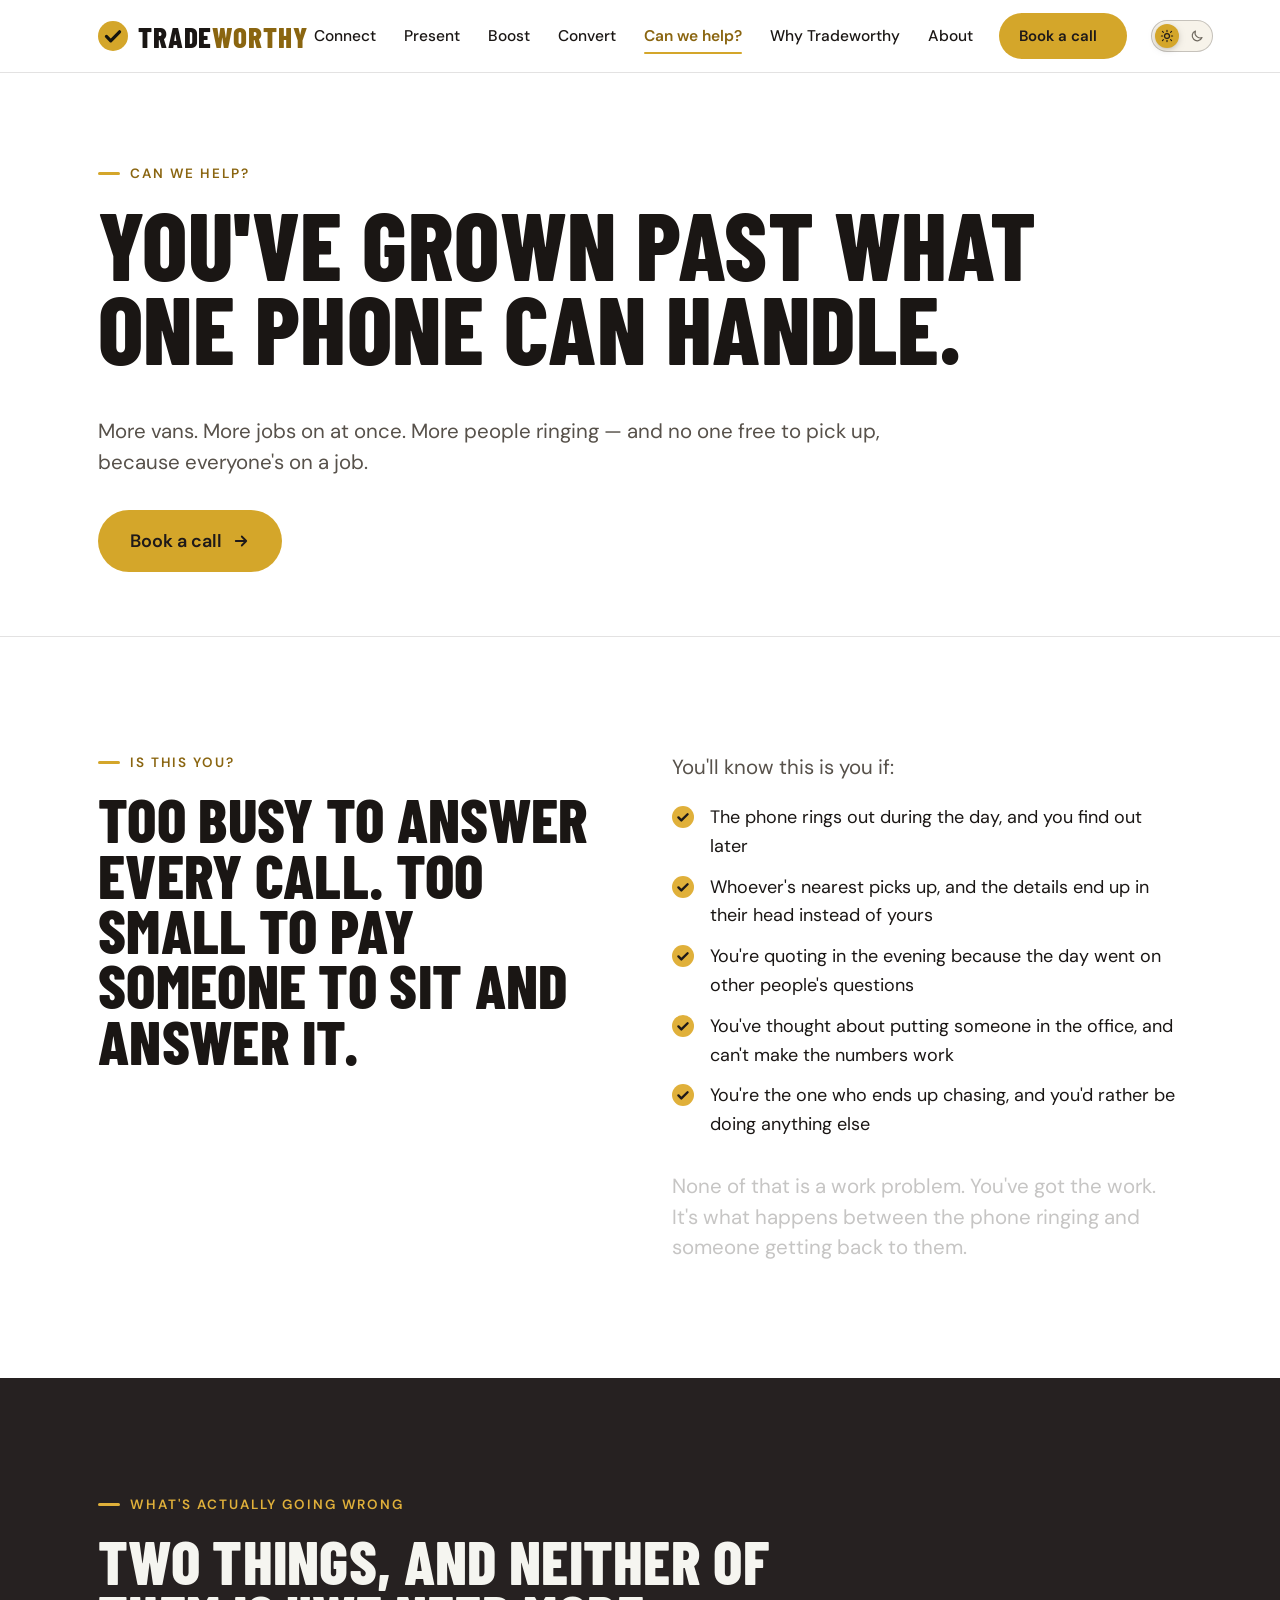
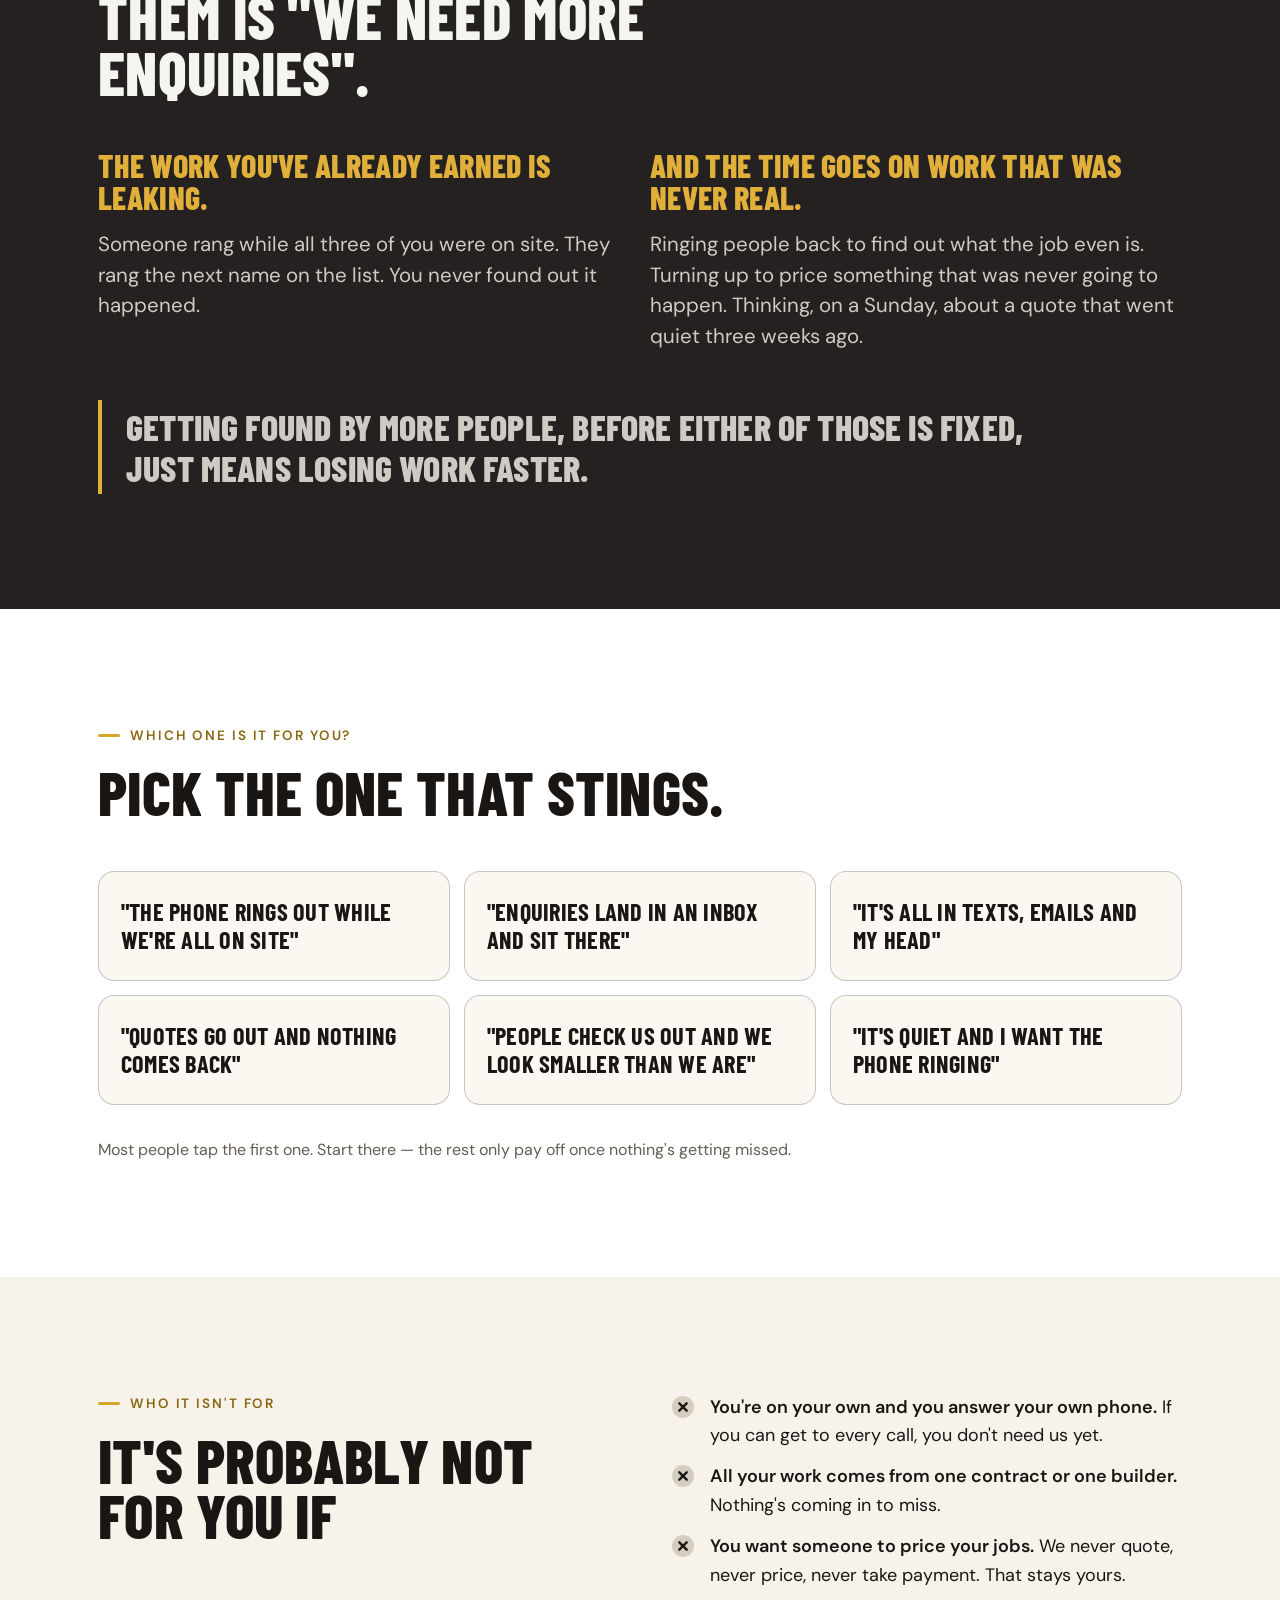
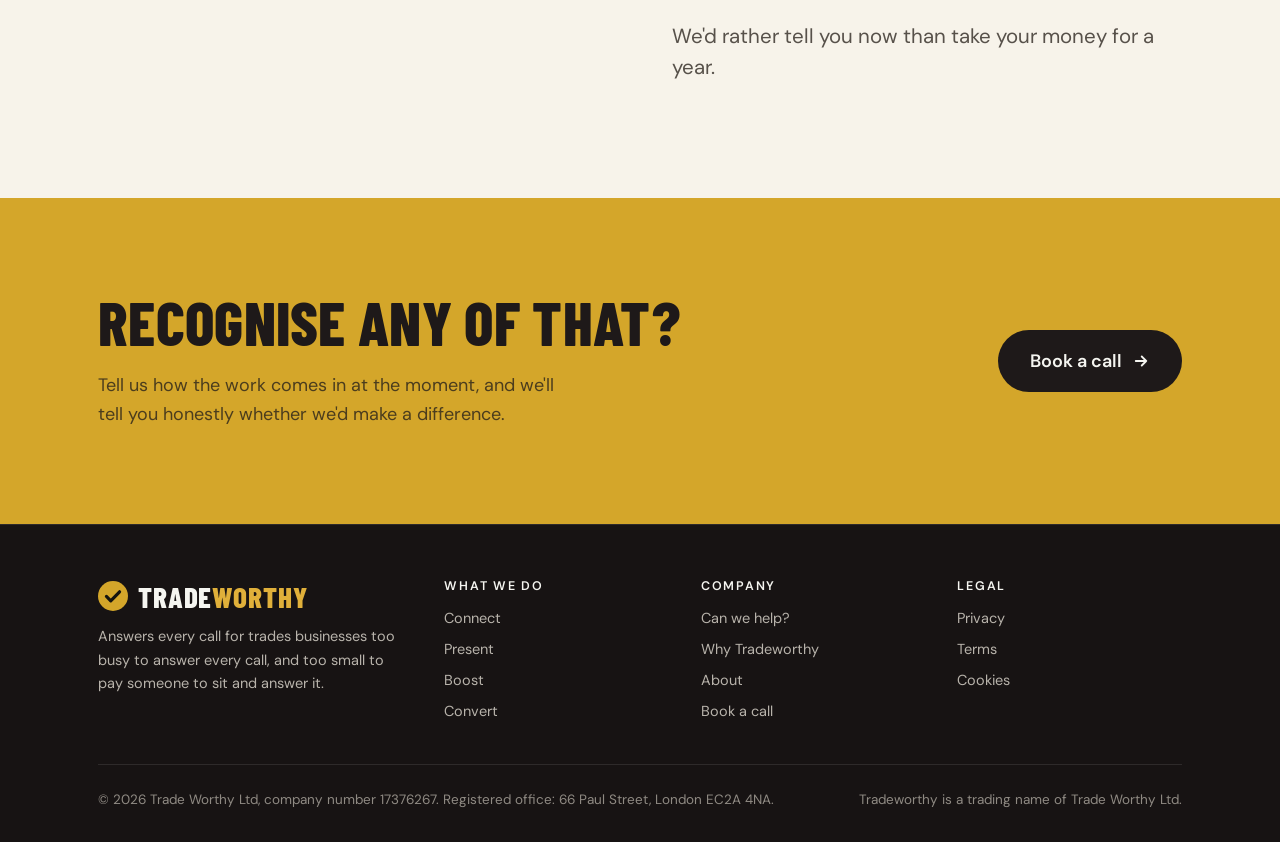
<file: can-we-help.html>
<!doctype html>
<html lang="en-GB">
<head>
<meta charset="utf-8">
<meta name="viewport" content="width=device-width, initial-scale=1">
<script>(function(){try{var t=localStorage.getItem("tw-theme");if(t==="dark")document.documentElement.setAttribute("data-theme","dark")}catch(e){}})();</script>
<link rel="icon" href="/assets/favicon.svg" type="image/svg+xml">
<meta property="og:title" content="Can we help? — Tradeworthy"><meta property="og:description" content="You&#x27;ve grown past what one phone can handle. More vans, more jobs on at once, more people ringing — and no one free to pick up. Pick the one that stings and we&#x27;ll show you what we&#x27;d do about it."><meta property="og:type" content="website">
<meta name="theme-color" content="#ffffff">
<title>Can we help? — Tradeworthy</title>
<meta name="description" content="You&#x27;ve grown past what one phone can handle. More vans, more jobs on at once, more people ringing — and no one free to pick up. Pick the one that stings and we&#x27;ll show you what we&#x27;d do about it.">
<link rel="preconnect" href="https://fonts.googleapis.com"><link rel="preconnect" href="https://fonts.gstatic.com" crossorigin>
<link rel="stylesheet" href="https://fonts.googleapis.com/css2?family=Barlow+Condensed:wght@700;800&family=DM+Sans:wght@400;500;600;700&display=swap">
<link rel="stylesheet" href="/assets/site.css">
</head>
<body>
<a class="skip" href="#main">Skip to content</a>
<header class="site-header"><div class="wrap">
  <a class="logo" href="/" aria-label="Tradeworthy home"><svg class="mark" viewBox="0 0 32 32" aria-hidden="true"><circle cx="16" cy="16" r="16" fill="#d4a62a"/><path d="M9 16.5l4.6 4.6L23 11.5" fill="none" stroke="#15140f" stroke-width="3.4" stroke-linecap="round" stroke-linejoin="round"/></svg><span>TRADE<b>WORTHY</b></span></a>
  <button class="burger" aria-label="Menu" aria-expanded="false" aria-controls="nav"><svg viewBox="0 0 24 24" fill="none" stroke="currentColor" stroke-width="2" stroke-linecap="round"><path d="M4 7h16M4 12h16M4 17h16"/></svg></button>
  <button class="theme-toggle" type="button" role="switch" aria-checked="false" aria-label="Dark theme"><span class="tt-thumb" aria-hidden="true"></span><svg class="tt-i tt-sun" viewBox="0 0 24 24" fill="none" stroke="currentColor" stroke-width="2" stroke-linecap="round" aria-hidden="true"><circle cx="12" cy="12" r="4.2"/><path d="M12 2.4v2.2M12 19.4v2.2M4.2 4.2l1.6 1.6M18.2 18.2l1.6 1.6M2.4 12h2.2M19.4 12h2.2M4.2 19.8l1.6-1.6M18.2 5.8l1.6-1.6"/></svg><svg class="tt-i tt-moon" viewBox="0 0 24 24" fill="none" stroke="currentColor" stroke-width="2" stroke-linecap="round" stroke-linejoin="round" aria-hidden="true"><path d="M20.6 14.7A8.7 8.7 0 0 1 9.3 3.4a8.7 8.7 0 1 0 11.3 11.3z"/></svg></button>
  <nav class="nav" id="nav" aria-label="Main"><a href="/">Connect</a><a href="/present">Present</a><a href="/boost">Boost</a><a href="/convert">Convert</a><a href="/can-we-help" aria-current="page">Can we help?</a><a href="/why-tradeworthy">Why Tradeworthy</a><a href="/about">About</a><a class="btn btn-gold btn-sm" href="/book-a-call">Book a call <svg viewBox="0 0 24 24" fill="none" stroke="currentColor" stroke-width="2.4" stroke-linecap="round" stroke-linejoin="round" aria-hidden="true"><path d="M5 12h14M13 6l6 6-6 6"/></svg></a></nav>
</div></header>
<main id="main">

<!-- Copy: Outline › Can we help? (written 2 Sep 2026). Gates: no number/size cue on the page; section 4 built as tappable options (what someone taps qualifies them — the choice is carried to the booking form); "Chased until you get an answer" routes to Convert (opt-in add-on). -->

<section class="page-hero">
  <div class="wrap">
    <p class="eyebrow">Can we help?</p>
    <h1>You've grown past what one phone can handle.</h1>
    <p class="lead">More vans. More jobs on at once. More people ringing — and no one free to pick up, because everyone's on a job.</p>
    <p class="mt-2"><a class="btn btn-gold btn-lg" href="/book-a-call">Book a call <svg viewBox="0 0 24 24" fill="none" stroke="currentColor" stroke-width="2.4" stroke-linecap="round" stroke-linejoin="round" aria-hidden="true"><path d="M5 12h14M13 6l6 6-6 6"/></svg></a></p>
  </div>
</section>

<section>
  <div class="wrap">
    <div class="two">
      <div class="sticky">
        <p class="eyebrow pop">Is this you?</p>
        <h2 class="pop">Too busy to answer every call. Too small to pay someone to sit and answer it.</h2>
      </div>
      <div>
        <p class="lead pop">You'll know this is you if:</p>
        <ul class="checks mt-1">
          <li class="pop" style="--i:0">The phone rings out during the day, and you find out later</li>
          <li class="pop" style="--i:1">Whoever's nearest picks up, and the details end up in their head instead of yours</li>
          <li class="pop" style="--i:2">You're quoting in the evening because the day went on other people's questions</li>
          <li class="pop" style="--i:3">You've thought about putting someone in the office, and can't make the numbers work</li>
          <li class="pop" style="--i:4">You're the one who ends up chasing, and you'd rather be doing anything else</li>
        </ul>
        <p class="lead mt-2 reveal">None of that is a work problem. You've got the work. It's what happens between the phone ringing and someone getting back to them.</p>
      </div>
    </div>
  </div>
</section>

<section class="dark">
  <div class="wrap">
    <div class="section-head">
      <p class="eyebrow pop">What's actually going wrong</p>
      <h2 class="pop">Two things, and neither of them is "we need more enquiries".</h2>
    </div>
    <div class="grid-2">
      <div class="pop" style="--i:0"><h3 class="gold">The work you've already earned is leaking.</h3><p class="lead">Someone rang while all three of you were on site. They rang the next name on the list. You never found out it happened.</p></div>
      <div class="pop" style="--i:1"><h3 class="gold">And the time goes on work that was never real.</h3><p class="lead">Ringing people back to find out what the job even is. Turning up to price something that was never going to happen. Thinking, on a Sunday, about a quote that went quiet three weeks ago.</p></div>
    </div>
    <p class="pull mt-3 pop">Getting found by more people, before either of those is fixed, just means losing work faster.</p>
  </div>
</section>

<section id="pick">
  <div class="wrap">
    <div class="section-head">
      <p class="eyebrow pop">Which one is it for you?</p>
      <h2 class="pop">Pick the one that stings.</h2>
    </div>
    <div class="stings pop" role="group" aria-label="Pick the one that stings">
      <button type="button" class="sting" data-key="rings-out" data-route="/" data-label="Every call answered, in your name" data-page="Connect">"The phone rings out while we're all on site"</button>
      <button type="button" class="sting" data-key="inbox" data-route="/" data-label="Web and email answered in minutes" data-page="Connect">"Enquiries land in an inbox and sit there"</button>
      <button type="button" class="sting" data-key="scraps" data-route="/" data-label="One place, one app, nothing on scraps of paper" data-page="Connect">"It's all in texts, emails and my head"</button>
      <button type="button" class="sting" data-key="quotes" data-route="/convert" data-label="Chased until you get an answer" data-page="Convert">"Quotes go out and nothing comes back"</button>
      <button type="button" class="sting" data-key="smaller" data-route="/present" data-label="A site and a listing that match the work" data-page="Present">"People check us out and we look smaller than we are"</button>
      <button type="button" class="sting" data-key="quiet" data-route="/boost" data-label="Advertising run for you" data-page="Boost">"It's quiet and I want the phone ringing"</button>
    </div>
    <div class="sting-answer" id="sting-answer" hidden aria-live="polite">
      <div class="arrow">→</div>
      <div>
        <div class="what"><span id="sting-label"></span> — <em id="sting-page"></em></div>
        <div class="acts"><a class="btn btn-ink" id="sting-go" href="/">See how <svg viewBox="0 0 24 24" fill="none" stroke="currentColor" stroke-width="2.4" stroke-linecap="round" stroke-linejoin="round" aria-hidden="true"><path d="M5 12h14M13 6l6 6-6 6"/></svg></a><a class="btn btn-gold" id="sting-book" href="/book-a-call">Book a call</a></div>
      </div>
    </div>
    <p class="small mt-2 pop">Most people tap the first one. Start there — the rest only pay off once nothing's getting missed.</p>
  </div>
</section>

<section class="stone">
  <div class="wrap">
    <div class="two">
      <div class="sticky">
        <p class="eyebrow pop">Who it isn't for</p>
        <h2 class="pop">It's probably not for you if</h2>
      </div>
      <div>
        <ul class="checks x">
          <li class="pop" style="--i:0"><span><strong>You're on your own and you answer your own phone.</strong> If you can get to every call, you don't need us yet.</span></li>
          <li class="pop" style="--i:1"><span><strong>All your work comes from one contract or one builder.</strong> Nothing's coming in to miss.</span></li>
          <li class="pop" style="--i:2"><span><strong>You want someone to price your jobs.</strong> We never quote, never price, never take payment. That stays yours.</span></li>
        </ul>
        <p class="lead mt-2 pop">We'd rather tell you now than take your money for a year.</p>
      </div>
    </div>
  </div>
</section>

</main>
<section class="cta-band" id="cta"><div class="wrap">
  <div class="pop"><h2>Recognise any of that?</h2><p>Tell us how the work comes in at the moment, and we'll tell you honestly whether we'd make a difference.</p></div>
  <div class="actions pop" data-from="right"><a class="btn btn-gold btn-lg" href="/book-a-call">Book a call <svg viewBox="0 0 24 24" fill="none" stroke="currentColor" stroke-width="2.4" stroke-linecap="round" stroke-linejoin="round" aria-hidden="true"><path d="M5 12h14M13 6l6 6-6 6"/></svg></a></div>
</div></section>
<footer class="site-footer"><div class="wrap">
  <div class="top">
    <div>
      <a class="logo" href="/" aria-label="Tradeworthy home"><svg class="mark" viewBox="0 0 32 32" aria-hidden="true"><circle cx="16" cy="16" r="16" fill="#d4a62a"/><path d="M9 16.5l4.6 4.6L23 11.5" fill="none" stroke="#15140f" stroke-width="3.4" stroke-linecap="round" stroke-linejoin="round"/></svg><span>TRADE<b>WORTHY</b></span></a>
      <p>Answers every call for trades businesses too busy to answer every call, and too small to pay someone to sit and answer it.</p>
    </div>
    <div><h4>What we do</h4><ul>
      <li><a href="/">Connect</a></li><li><a href="/present">Present</a></li><li><a href="/boost">Boost</a></li><li><a href="/convert">Convert</a></li>
    </ul></div>
    <div><h4>Company</h4><ul>
      <li><a href="/can-we-help">Can we help?</a></li><li><a href="/why-tradeworthy">Why Tradeworthy</a></li><li><a href="/about">About</a></li><li><a href="/book-a-call">Book a call</a></li>
    </ul></div>
    <div><h4>Legal</h4><ul>
      <li><a href="/privacy">Privacy</a></li><li><a href="/terms">Terms</a></li><li><a href="/cookies">Cookies</a></li>
    </ul></div>
  </div>
  <div class="bottom">
    <p>&copy; <span class="year">2026</span> Trade Worthy Ltd, company number 17376267. Registered office: 66 Paul Street, London EC2A 4NA.</p>
    <p>Tradeworthy is a trading name of Trade Worthy Ltd.</p>
  </div>
</div></footer>
<script src="/assets/site.js" defer></script>
</body>
</html>
</file>
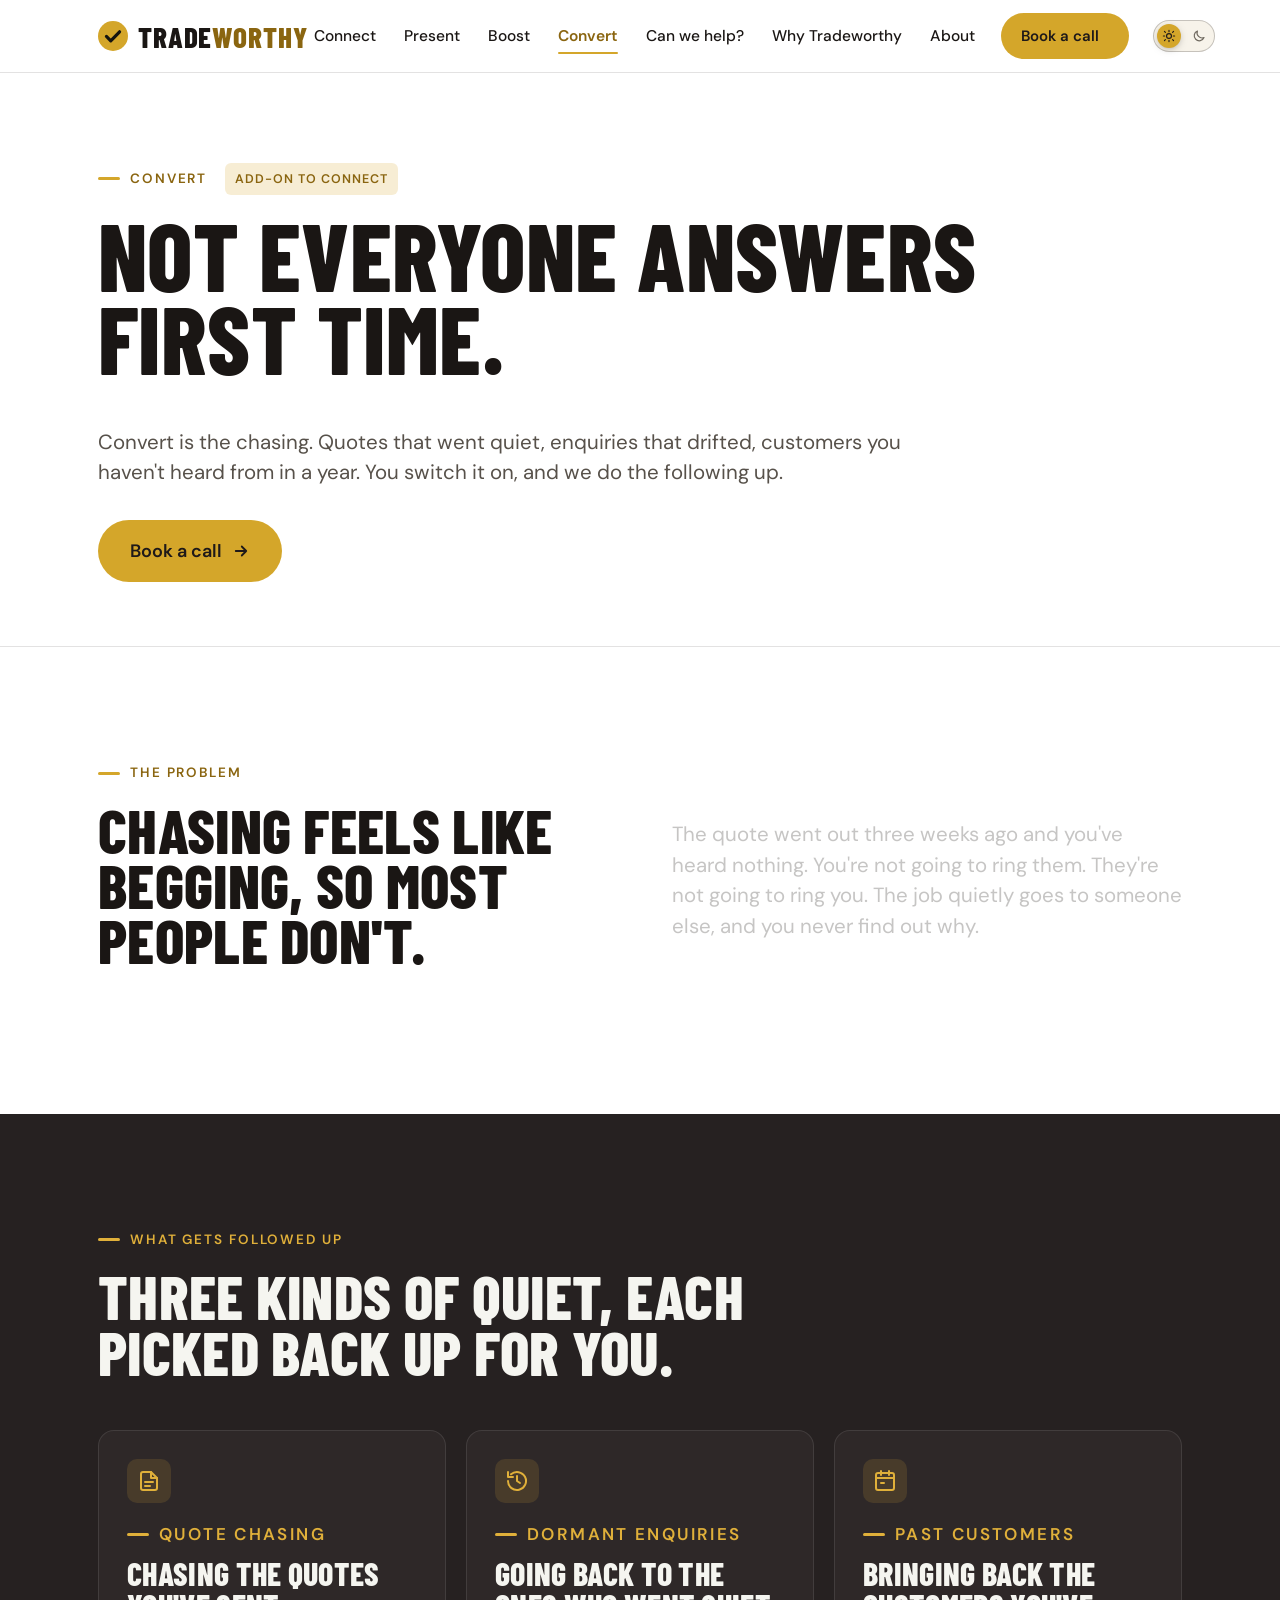
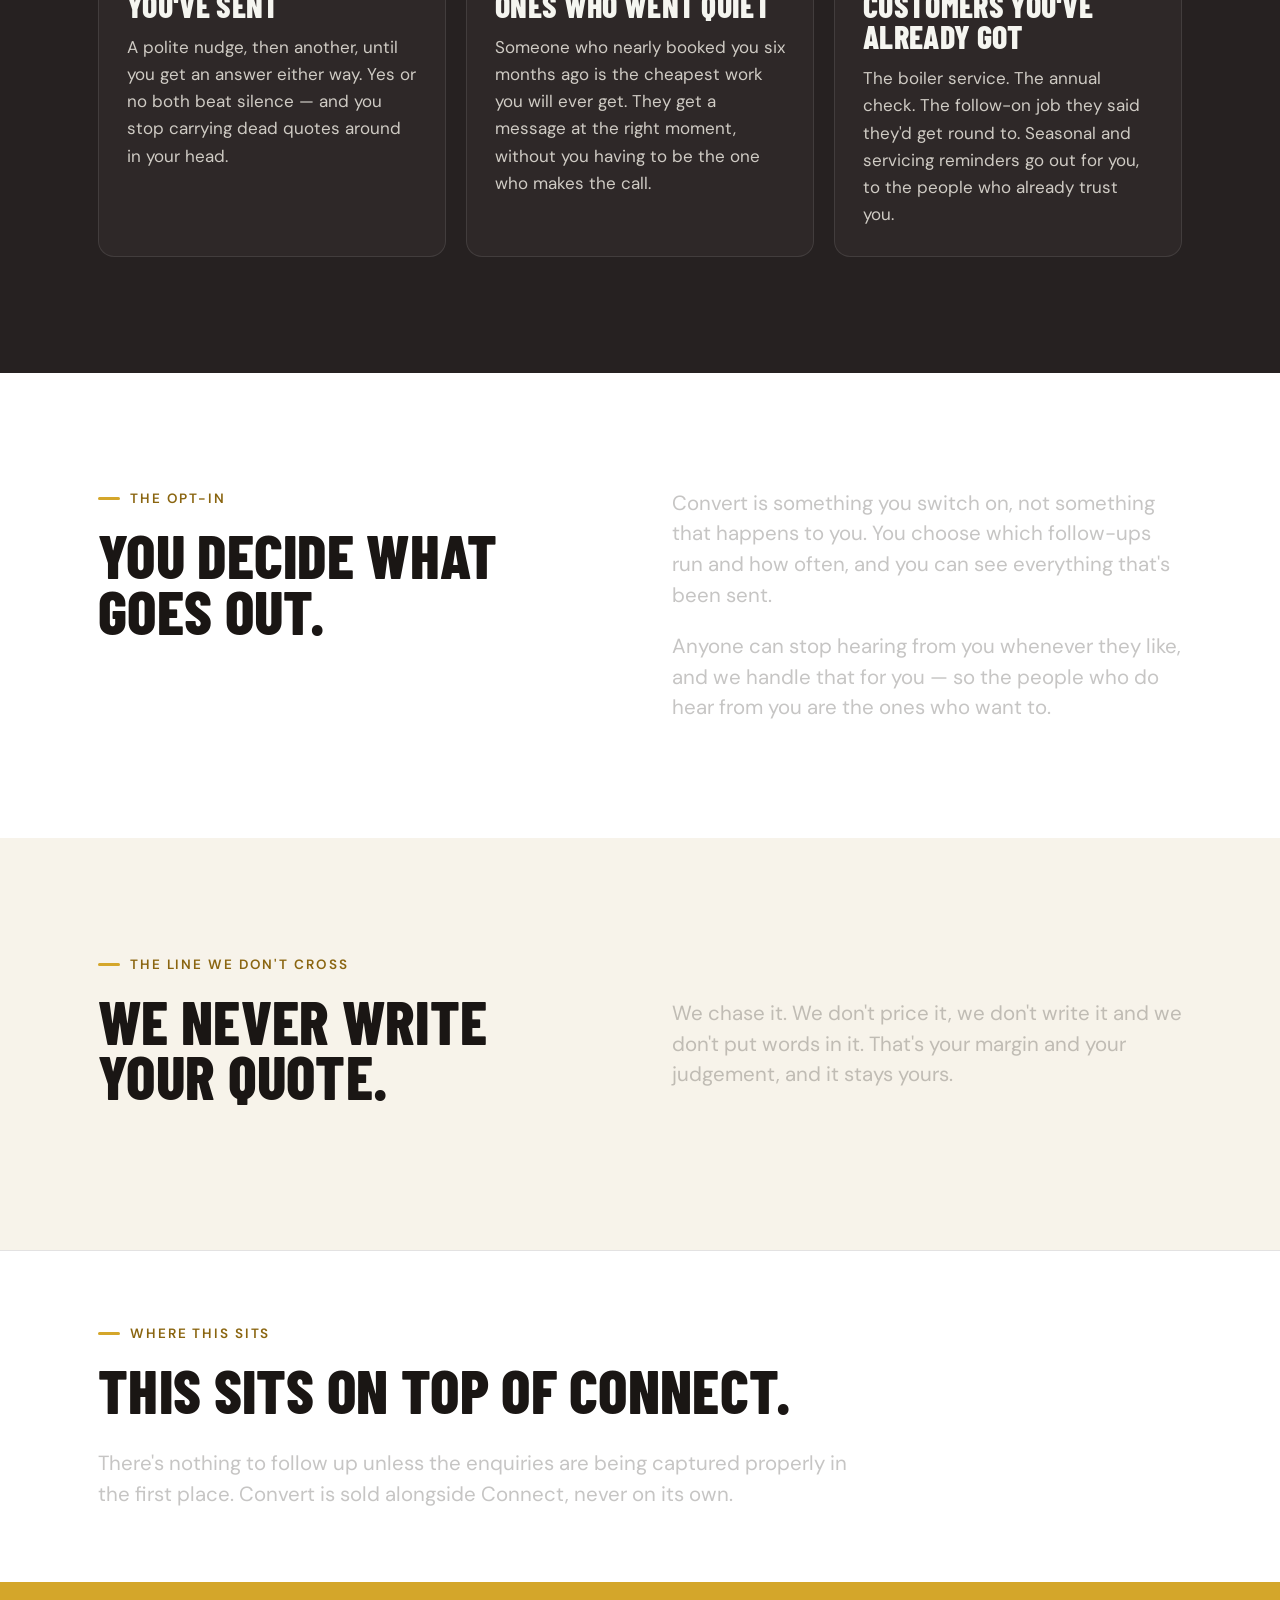
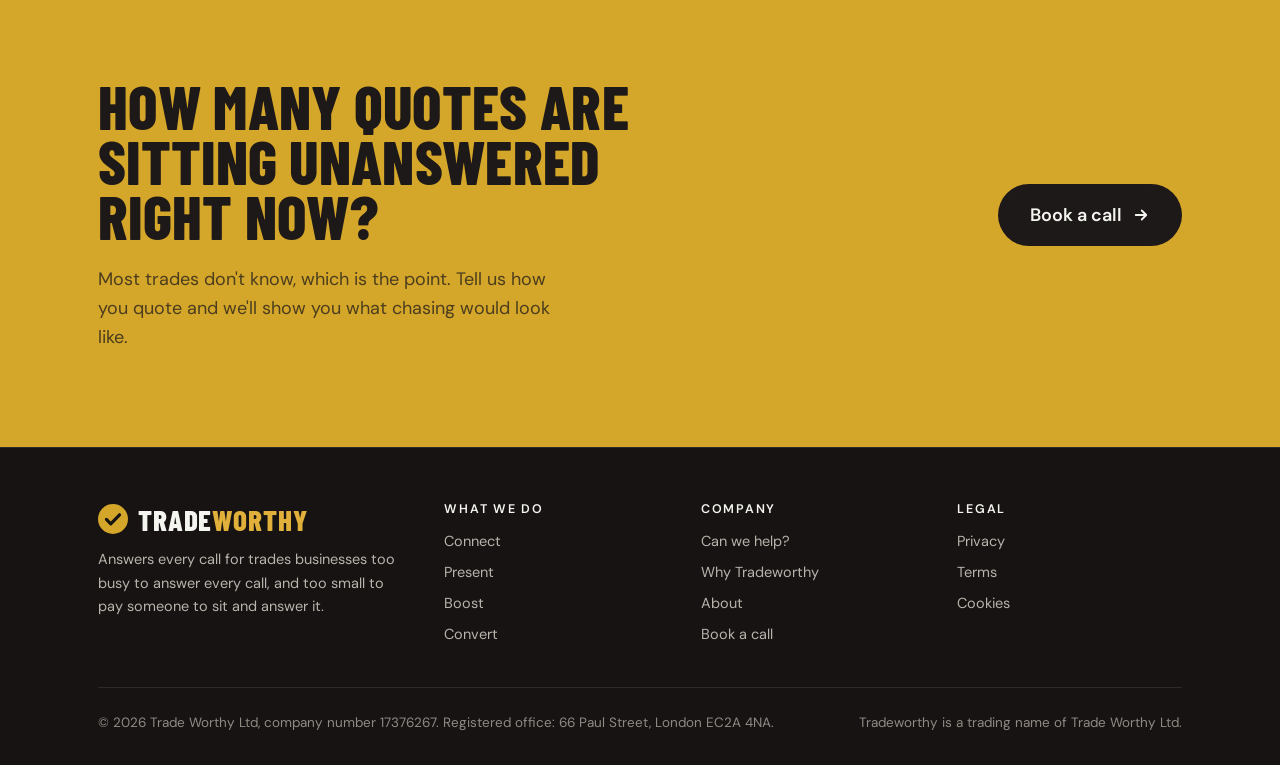
<file: convert.html>
<!doctype html>
<html lang="en-GB">
<head>
<meta charset="utf-8">
<meta name="viewport" content="width=device-width, initial-scale=1">
<script>(function(){try{var t=localStorage.getItem("tw-theme");if(t==="dark")document.documentElement.setAttribute("data-theme","dark")}catch(e){}})();</script>
<link rel="icon" href="/assets/favicon.svg" type="image/svg+xml">
<meta property="og:title" content="Convert — Tradeworthy"><meta property="og:description" content="Not everyone answers first time. Convert is the chasing: quotes that went quiet, enquiries that drifted, customers you haven&#x27;t heard from in a year. You switch it on, and we do the following up."><meta property="og:type" content="website">
<meta name="theme-color" content="#ffffff">
<title>Convert — Tradeworthy</title>
<meta name="description" content="Not everyone answers first time. Convert is the chasing: quotes that went quiet, enquiries that drifted, customers you haven&#x27;t heard from in a year. You switch it on, and we do the following up.">
<link rel="preconnect" href="https://fonts.googleapis.com"><link rel="preconnect" href="https://fonts.gstatic.com" crossorigin>
<link rel="stylesheet" href="https://fonts.googleapis.com/css2?family=Barlow+Condensed:wght@700;800&family=DM+Sans:wght@400;500;600;700&display=swap">
<link rel="stylesheet" href="/assets/site.css">
</head>
<body>
<a class="skip" href="#main">Skip to content</a>
<header class="site-header"><div class="wrap">
  <a class="logo" href="/" aria-label="Tradeworthy home"><svg class="mark" viewBox="0 0 32 32" aria-hidden="true"><circle cx="16" cy="16" r="16" fill="#d4a62a"/><path d="M9 16.5l4.6 4.6L23 11.5" fill="none" stroke="#15140f" stroke-width="3.4" stroke-linecap="round" stroke-linejoin="round"/></svg><span>TRADE<b>WORTHY</b></span></a>
  <button class="burger" aria-label="Menu" aria-expanded="false" aria-controls="nav"><svg viewBox="0 0 24 24" fill="none" stroke="currentColor" stroke-width="2" stroke-linecap="round"><path d="M4 7h16M4 12h16M4 17h16"/></svg></button>
  <button class="theme-toggle" type="button" role="switch" aria-checked="false" aria-label="Dark theme"><span class="tt-thumb" aria-hidden="true"></span><svg class="tt-i tt-sun" viewBox="0 0 24 24" fill="none" stroke="currentColor" stroke-width="2" stroke-linecap="round" aria-hidden="true"><circle cx="12" cy="12" r="4.2"/><path d="M12 2.4v2.2M12 19.4v2.2M4.2 4.2l1.6 1.6M18.2 18.2l1.6 1.6M2.4 12h2.2M19.4 12h2.2M4.2 19.8l1.6-1.6M18.2 5.8l1.6-1.6"/></svg><svg class="tt-i tt-moon" viewBox="0 0 24 24" fill="none" stroke="currentColor" stroke-width="2" stroke-linecap="round" stroke-linejoin="round" aria-hidden="true"><path d="M20.6 14.7A8.7 8.7 0 0 1 9.3 3.4a8.7 8.7 0 1 0 11.3 11.3z"/></svg></button>
  <nav class="nav" id="nav" aria-label="Main"><a href="/">Connect</a><a href="/present">Present</a><a href="/boost">Boost</a><a href="/convert" aria-current="page">Convert</a><a href="/can-we-help">Can we help?</a><a href="/why-tradeworthy">Why Tradeworthy</a><a href="/about">About</a><a class="btn btn-gold btn-sm" href="/book-a-call">Book a call <svg viewBox="0 0 24 24" fill="none" stroke="currentColor" stroke-width="2.4" stroke-linecap="round" stroke-linejoin="round" aria-hidden="true"><path d="M5 12h14M13 6l6 6-6 6"/></svg></a></nav>
</div></header>
<main id="main">

<!-- Copy: Outline › Convert (written 1 Sep 2026). Convert is the opt-in managed chasing service (brand rule R2); the opt-in is the page's spine (section 6).
     Notes from Outline: section 5 is scoped to customers gained from onboarding onwards (soft opt-in does not reach old customers). Sender identity must read as from the trade's business, sent by Tradeworthy — sections 4 and 5 avoid "in your name". Email templates still to settle. -->

<section class="page-hero">
  <div class="wrap">
    <p class="eyebrow">Convert <span class="tag" style="margin-left:8px">Add-on to Connect</span></p>
    <h1>Not everyone answers first time.</h1>
    <p class="lead">Convert is the chasing. Quotes that went quiet, enquiries that drifted, customers you haven't heard from in a year. You switch it on, and we do the following up.</p>
    <p class="mt-2"><a class="btn btn-gold btn-lg" href="/book-a-call">Book a call <svg viewBox="0 0 24 24" fill="none" stroke="currentColor" stroke-width="2.4" stroke-linecap="round" stroke-linejoin="round" aria-hidden="true"><path d="M5 12h14M13 6l6 6-6 6"/></svg></a></p>
  </div>
</section>

<section>
  <div class="wrap">
    <div class="two mid">
      <div>
        <p class="eyebrow pop">The problem</p>
        <h2 class="pop">Chasing feels like begging, so most people don't.</h2>
      </div>
      <div>
        <p class="lead reveal">The quote went out three weeks ago and you've heard nothing. You're not going to ring them. They're not going to ring you. The job quietly goes to someone else, and you never find out why.</p>
      </div>
    </div>
  </div>
</section>

<section class="dark">
  <div class="wrap">
    <div class="section-head">
      <p class="eyebrow pop">What gets followed up</p>
      <h2 class="pop">Three kinds of quiet, each picked back up for you.</h2>
    </div>
    <div class="grid-3">
      <div class="card dark pop" style="--i:0"><div class="icon"><svg viewBox="0 0 24 24" fill="none" stroke="currentColor" stroke-width="2" stroke-linecap="round" stroke-linejoin="round"><path d="M14 3H6a2 2 0 0 0-2 2v14a2 2 0 0 0 2 2h12a2 2 0 0 0 2-2V9z"/><path d="M14 3v6h6M8 13h8M8 17h5"/></svg></div><p class="eyebrow" style="margin-bottom:10px">Quote chasing</p><h3>Chasing the quotes you've sent</h3><p>A polite nudge, then another, until you get an answer either way. Yes or no both beat silence — and you stop carrying dead quotes around in your head.</p></div>
      <div class="card dark pop" style="--i:1"><div class="icon"><svg viewBox="0 0 24 24" fill="none" stroke="currentColor" stroke-width="2" stroke-linecap="round" stroke-linejoin="round"><path d="M3 12a9 9 0 1 0 3-6.7"/><path d="M3 3v5h5"/><path d="M12 7v5l3 2"/></svg></div><p class="eyebrow" style="margin-bottom:10px">Dormant enquiries</p><h3>Going back to the ones who went quiet</h3><p>Someone who nearly booked you six months ago is the cheapest work you will ever get. They get a message at the right moment, without you having to be the one who makes the call.</p></div>
      <div class="card dark pop" style="--i:2"><div class="icon"><svg viewBox="0 0 24 24" fill="none" stroke="currentColor" stroke-width="2" stroke-linecap="round" stroke-linejoin="round"><rect x="3" y="4" width="18" height="17" rx="2"/><path d="M3 9h18M8 2v4M16 2v4M8 14h3"/></svg></div><p class="eyebrow" style="margin-bottom:10px">Past customers</p><h3>Bringing back the customers you've already got</h3><p>The boiler service. The annual check. The follow-on job they said they'd get round to. Seasonal and servicing reminders go out for you, to the people who already trust you.</p></div>
    </div>
  </div>
</section>

<section>
  <div class="wrap">
    <div class="two">
      <div class="sticky">
        <p class="eyebrow pop">The opt-in</p>
        <h2 class="pop">You decide what goes out.</h2>
      </div>
      <div>
        <p class="lead reveal">Convert is something you switch on, not something that happens to you. You choose which follow-ups run and how often, and you can see everything that's been sent.</p>
        <p class="lead mt-1 reveal">Anyone can stop hearing from you whenever they like, and we handle that for you — so the people who do hear from you are the ones who want to.</p>
      </div>
    </div>
  </div>
</section>

<section class="stone">
  <div class="wrap">
    <div class="two mid">
      <div>
        <p class="eyebrow pop">The line we don't cross</p>
        <h2 class="pop">We never write your quote.</h2>
      </div>
      <div>
        <p class="lead reveal">We chase it. We don't price it, we don't write it and we don't put words in it. That's your margin and your judgement, and it stays yours.</p>
      </div>
    </div>
  </div>
</section>

<section class="tight hairline-top">
  <div class="wrap">
    <p class="eyebrow pop">Where this sits</p>
    <h2 class="pop" style="max-width:20em">This sits on top of Connect.</h2>
    <p class="lead reveal">There's nothing to follow up unless the enquiries are being captured properly in the first place. Convert is sold alongside <a href="/" class="gold" style="font-weight:600">Connect</a>, never on its own.</p>
  </div>
</section>

</main>
<section class="cta-band" id="cta"><div class="wrap">
  <div class="pop"><h2>How many quotes are sitting unanswered right now?</h2><p>Most trades don't know, which is the point. Tell us how you quote and we'll show you what chasing would look like.</p></div>
  <div class="actions pop" data-from="right"><a class="btn btn-gold btn-lg" href="/book-a-call">Book a call <svg viewBox="0 0 24 24" fill="none" stroke="currentColor" stroke-width="2.4" stroke-linecap="round" stroke-linejoin="round" aria-hidden="true"><path d="M5 12h14M13 6l6 6-6 6"/></svg></a></div>
</div></section>
<footer class="site-footer"><div class="wrap">
  <div class="top">
    <div>
      <a class="logo" href="/" aria-label="Tradeworthy home"><svg class="mark" viewBox="0 0 32 32" aria-hidden="true"><circle cx="16" cy="16" r="16" fill="#d4a62a"/><path d="M9 16.5l4.6 4.6L23 11.5" fill="none" stroke="#15140f" stroke-width="3.4" stroke-linecap="round" stroke-linejoin="round"/></svg><span>TRADE<b>WORTHY</b></span></a>
      <p>Answers every call for trades businesses too busy to answer every call, and too small to pay someone to sit and answer it.</p>
    </div>
    <div><h4>What we do</h4><ul>
      <li><a href="/">Connect</a></li><li><a href="/present">Present</a></li><li><a href="/boost">Boost</a></li><li><a href="/convert">Convert</a></li>
    </ul></div>
    <div><h4>Company</h4><ul>
      <li><a href="/can-we-help">Can we help?</a></li><li><a href="/why-tradeworthy">Why Tradeworthy</a></li><li><a href="/about">About</a></li><li><a href="/book-a-call">Book a call</a></li>
    </ul></div>
    <div><h4>Legal</h4><ul>
      <li><a href="/privacy">Privacy</a></li><li><a href="/terms">Terms</a></li><li><a href="/cookies">Cookies</a></li>
    </ul></div>
  </div>
  <div class="bottom">
    <p>&copy; <span class="year">2026</span> Trade Worthy Ltd, company number 17376267. Registered office: 66 Paul Street, London EC2A 4NA.</p>
    <p>Tradeworthy is a trading name of Trade Worthy Ltd.</p>
  </div>
</div></footer>
<script src="/assets/site.js" defer></script>
</body>
</html>
</file>
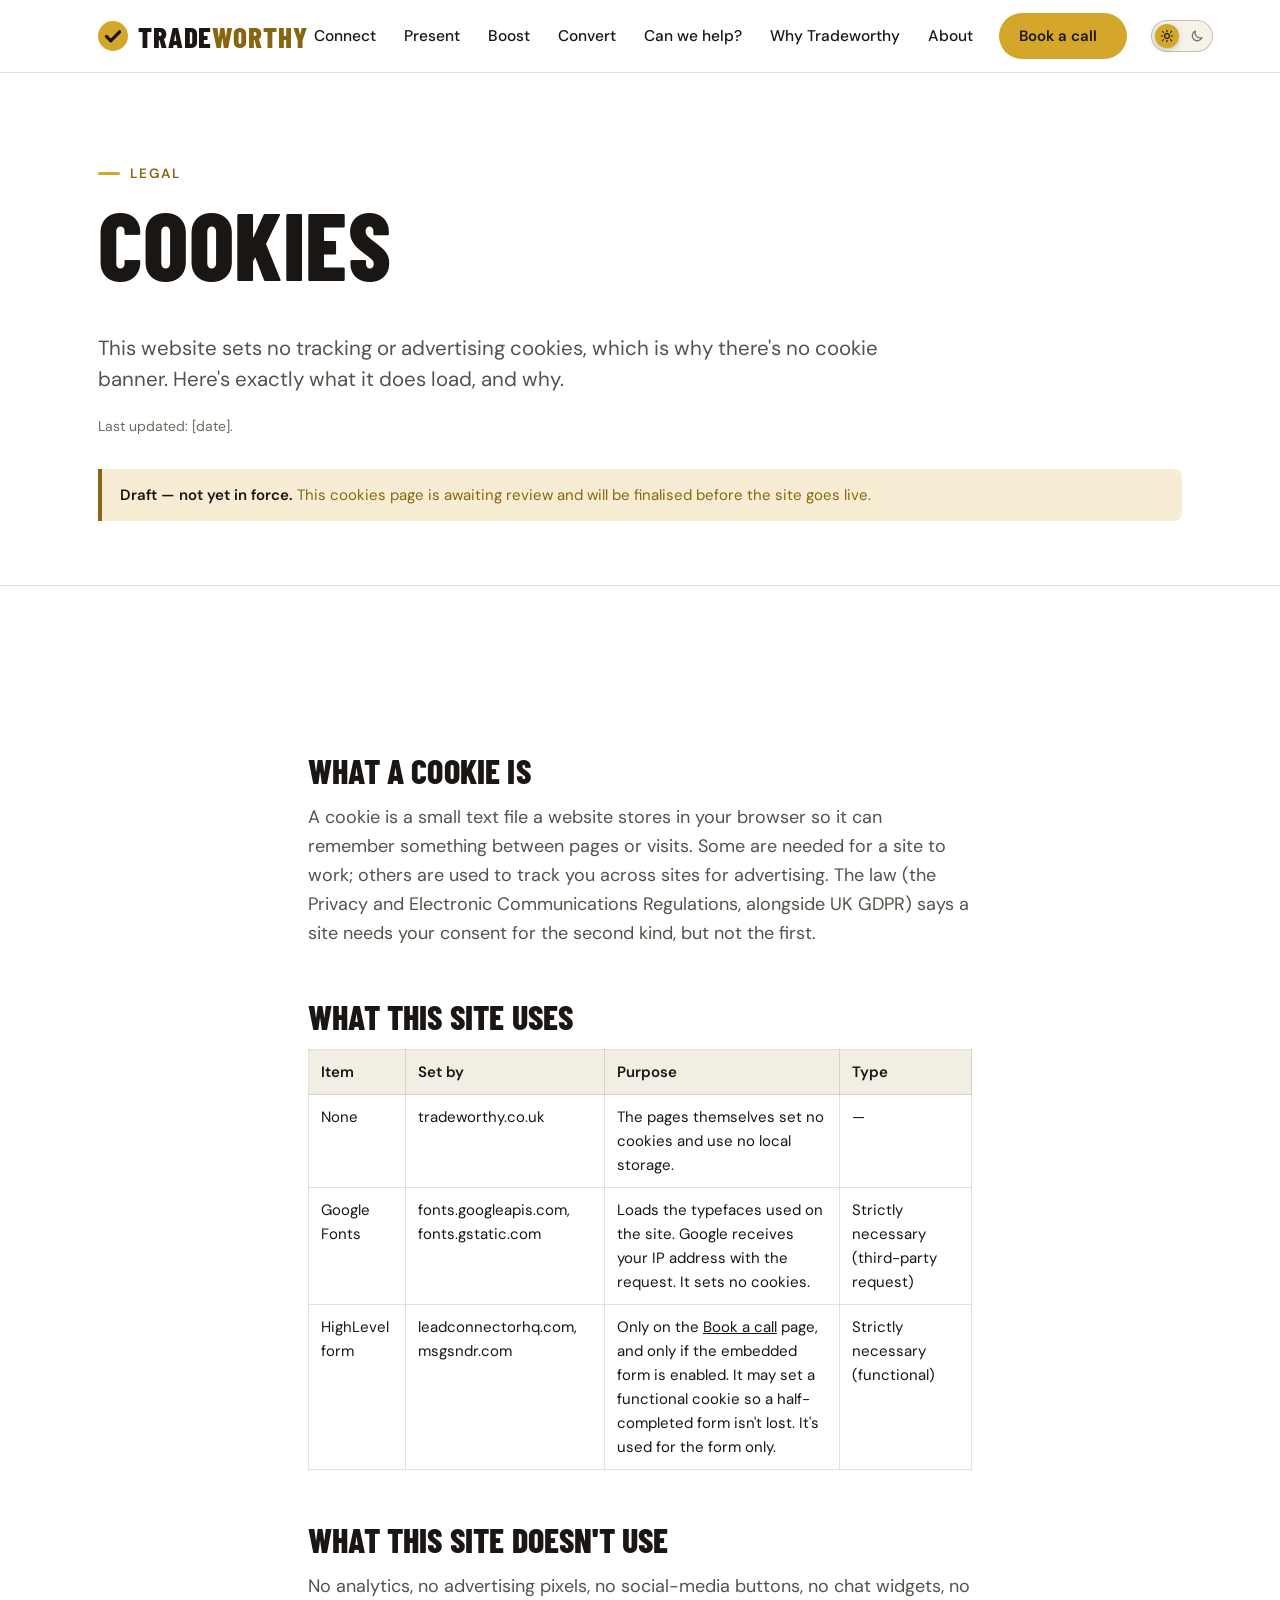
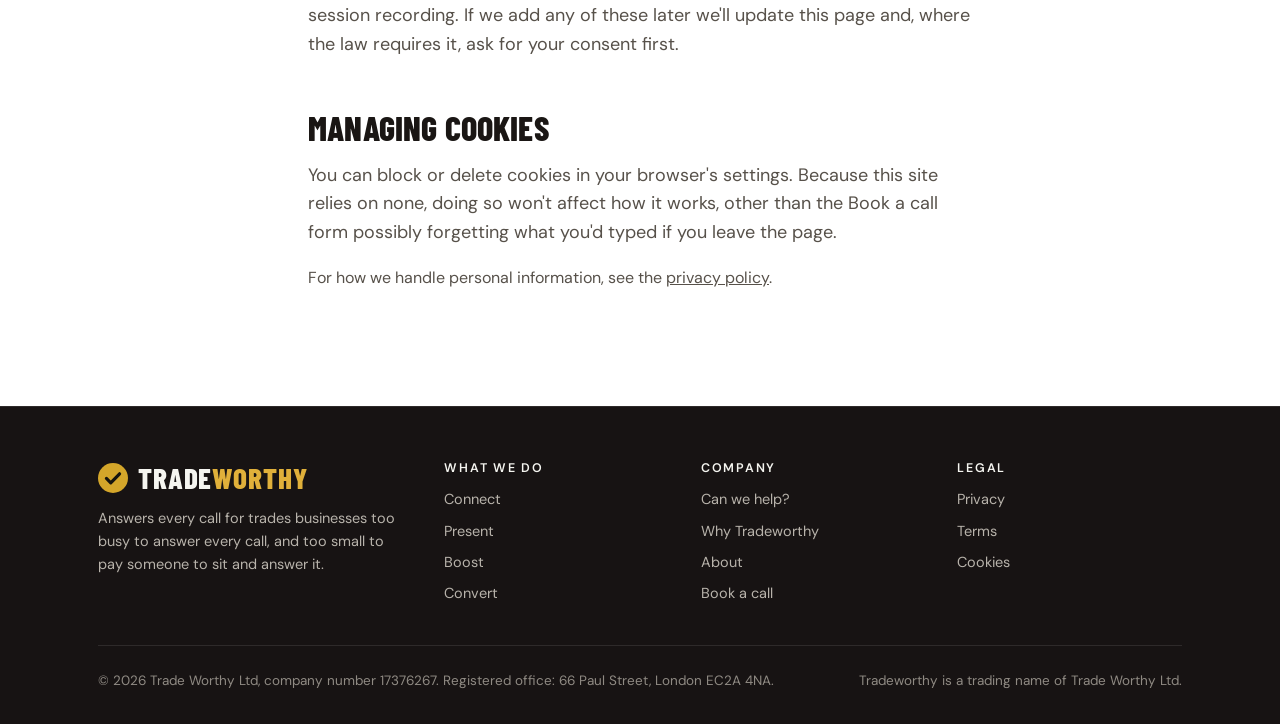
<file: cookies.html>
<!doctype html>
<html lang="en-GB">
<head>
<meta charset="utf-8">
<meta name="viewport" content="width=device-width, initial-scale=1">
<script>(function(){try{var t=localStorage.getItem("tw-theme");if(t==="dark")document.documentElement.setAttribute("data-theme","dark")}catch(e){}})();</script>
<link rel="icon" href="/assets/favicon.svg" type="image/svg+xml">
<meta property="og:title" content="Cookies — Tradeworthy"><meta property="og:description" content="This website sets no tracking or advertising cookies. Here is exactly what it does load, and why."><meta property="og:type" content="website">
<meta name="theme-color" content="#ffffff">
<title>Cookies — Tradeworthy</title>
<meta name="description" content="This website sets no tracking or advertising cookies. Here is exactly what it does load, and why.">
<link rel="preconnect" href="https://fonts.googleapis.com"><link rel="preconnect" href="https://fonts.gstatic.com" crossorigin>
<link rel="stylesheet" href="https://fonts.googleapis.com/css2?family=Barlow+Condensed:wght@700;800&family=DM+Sans:wght@400;500;600;700&display=swap">
<link rel="stylesheet" href="/assets/site.css">
</head>
<body>
<a class="skip" href="#main">Skip to content</a>
<header class="site-header"><div class="wrap">
  <a class="logo" href="/" aria-label="Tradeworthy home"><svg class="mark" viewBox="0 0 32 32" aria-hidden="true"><circle cx="16" cy="16" r="16" fill="#d4a62a"/><path d="M9 16.5l4.6 4.6L23 11.5" fill="none" stroke="#15140f" stroke-width="3.4" stroke-linecap="round" stroke-linejoin="round"/></svg><span>TRADE<b>WORTHY</b></span></a>
  <button class="burger" aria-label="Menu" aria-expanded="false" aria-controls="nav"><svg viewBox="0 0 24 24" fill="none" stroke="currentColor" stroke-width="2" stroke-linecap="round"><path d="M4 7h16M4 12h16M4 17h16"/></svg></button>
  <button class="theme-toggle" type="button" role="switch" aria-checked="false" aria-label="Dark theme"><span class="tt-thumb" aria-hidden="true"></span><svg class="tt-i tt-sun" viewBox="0 0 24 24" fill="none" stroke="currentColor" stroke-width="2" stroke-linecap="round" aria-hidden="true"><circle cx="12" cy="12" r="4.2"/><path d="M12 2.4v2.2M12 19.4v2.2M4.2 4.2l1.6 1.6M18.2 18.2l1.6 1.6M2.4 12h2.2M19.4 12h2.2M4.2 19.8l1.6-1.6M18.2 5.8l1.6-1.6"/></svg><svg class="tt-i tt-moon" viewBox="0 0 24 24" fill="none" stroke="currentColor" stroke-width="2" stroke-linecap="round" stroke-linejoin="round" aria-hidden="true"><path d="M20.6 14.7A8.7 8.7 0 0 1 9.3 3.4a8.7 8.7 0 1 0 11.3 11.3z"/></svg></button>
  <nav class="nav" id="nav" aria-label="Main"><a href="/">Connect</a><a href="/present">Present</a><a href="/boost">Boost</a><a href="/convert">Convert</a><a href="/can-we-help">Can we help?</a><a href="/why-tradeworthy">Why Tradeworthy</a><a href="/about">About</a><a class="btn btn-gold btn-sm" href="/book-a-call">Book a call <svg viewBox="0 0 24 24" fill="none" stroke="currentColor" stroke-width="2.4" stroke-linecap="round" stroke-linejoin="round" aria-hidden="true"><path d="M5 12h14M13 6l6 6-6 6"/></svg></a></nav>
</div></header>
<main id="main">

<!-- LEGAL DRAFT: update the table if analytics, chat widgets or ads are ever added. If a non-essential cookie is added, a consent banner becomes a legal requirement (PECR). -->

<section class="page-hero">
  <div class="wrap">
    <p class="eyebrow">Legal</p>
    <h1>Cookies</h1>
    <p class="lead">This website sets no tracking or advertising cookies, which is why there's no cookie banner. Here's exactly what it does load, and why.</p>
    <p class="updated">Last updated: [date].</p>
    <div class="notice mt-2"><strong>Draft — not yet in force.</strong> This cookies page is awaiting review and will be finalised before the site goes live.</div>
  </div>
</section>

<section>
  <div class="wrap legal">
    <h2>What a cookie is</h2>
    <p>A cookie is a small text file a website stores in your browser so it can remember something between pages or visits. Some are needed for a site to work; others are used to track you across sites for advertising. The law (the Privacy and Electronic Communications Regulations, alongside UK GDPR) says a site needs your consent for the second kind, but not the first.</p>

    <h2>What this site uses</h2>
    <div class="table-scroll"><table>
      <thead><tr><th>Item</th><th>Set by</th><th>Purpose</th><th>Type</th></tr></thead>
      <tbody>
        <tr><td>None</td><td>tradeworthy.co.uk</td><td>The pages themselves set no cookies and use no local storage.</td><td>—</td></tr>
        <tr><td>Google Fonts</td><td>fonts.googleapis.com, fonts.gstatic.com</td><td>Loads the typefaces used on the site. Google receives your IP address with the request. It sets no cookies.</td><td>Strictly necessary (third-party request)</td></tr>
        <tr><td>HighLevel form</td><td>leadconnectorhq.com, msgsndr.com</td><td>Only on the <a href="/book-a-call">Book a call</a> page, and only if the embedded form is enabled. It may set a functional cookie so a half-completed form isn't lost. It's used for the form only.</td><td>Strictly necessary (functional)</td></tr>
      </tbody>
    </table></div>

    <h2>What this site doesn't use</h2>
    <p>No analytics, no advertising pixels, no social-media buttons, no chat widgets, no session recording. If we add any of these later we'll update this page and, where the law requires it, ask for your consent first.</p>

    <h2>Managing cookies</h2>
    <p>You can block or delete cookies in your browser's settings. Because this site relies on none, doing so won't affect how it works, other than the Book a call form possibly forgetting what you'd typed if you leave the page.</p>

    <p class="small">For how we handle personal information, see the <a href="/privacy">privacy policy</a>.</p>
  </div>
</section>

</main>

<footer class="site-footer"><div class="wrap">
  <div class="top">
    <div>
      <a class="logo" href="/" aria-label="Tradeworthy home"><svg class="mark" viewBox="0 0 32 32" aria-hidden="true"><circle cx="16" cy="16" r="16" fill="#d4a62a"/><path d="M9 16.5l4.6 4.6L23 11.5" fill="none" stroke="#15140f" stroke-width="3.4" stroke-linecap="round" stroke-linejoin="round"/></svg><span>TRADE<b>WORTHY</b></span></a>
      <p>Answers every call for trades businesses too busy to answer every call, and too small to pay someone to sit and answer it.</p>
    </div>
    <div><h4>What we do</h4><ul>
      <li><a href="/">Connect</a></li><li><a href="/present">Present</a></li><li><a href="/boost">Boost</a></li><li><a href="/convert">Convert</a></li>
    </ul></div>
    <div><h4>Company</h4><ul>
      <li><a href="/can-we-help">Can we help?</a></li><li><a href="/why-tradeworthy">Why Tradeworthy</a></li><li><a href="/about">About</a></li><li><a href="/book-a-call">Book a call</a></li>
    </ul></div>
    <div><h4>Legal</h4><ul>
      <li><a href="/privacy">Privacy</a></li><li><a href="/terms">Terms</a></li><li><a href="/cookies">Cookies</a></li>
    </ul></div>
  </div>
  <div class="bottom">
    <p>&copy; <span class="year">2026</span> Trade Worthy Ltd, company number 17376267. Registered office: 66 Paul Street, London EC2A 4NA.</p>
    <p>Tradeworthy is a trading name of Trade Worthy Ltd.</p>
  </div>
</div></footer>
<script src="/assets/site.js" defer></script>
</body>
</html>
</file>
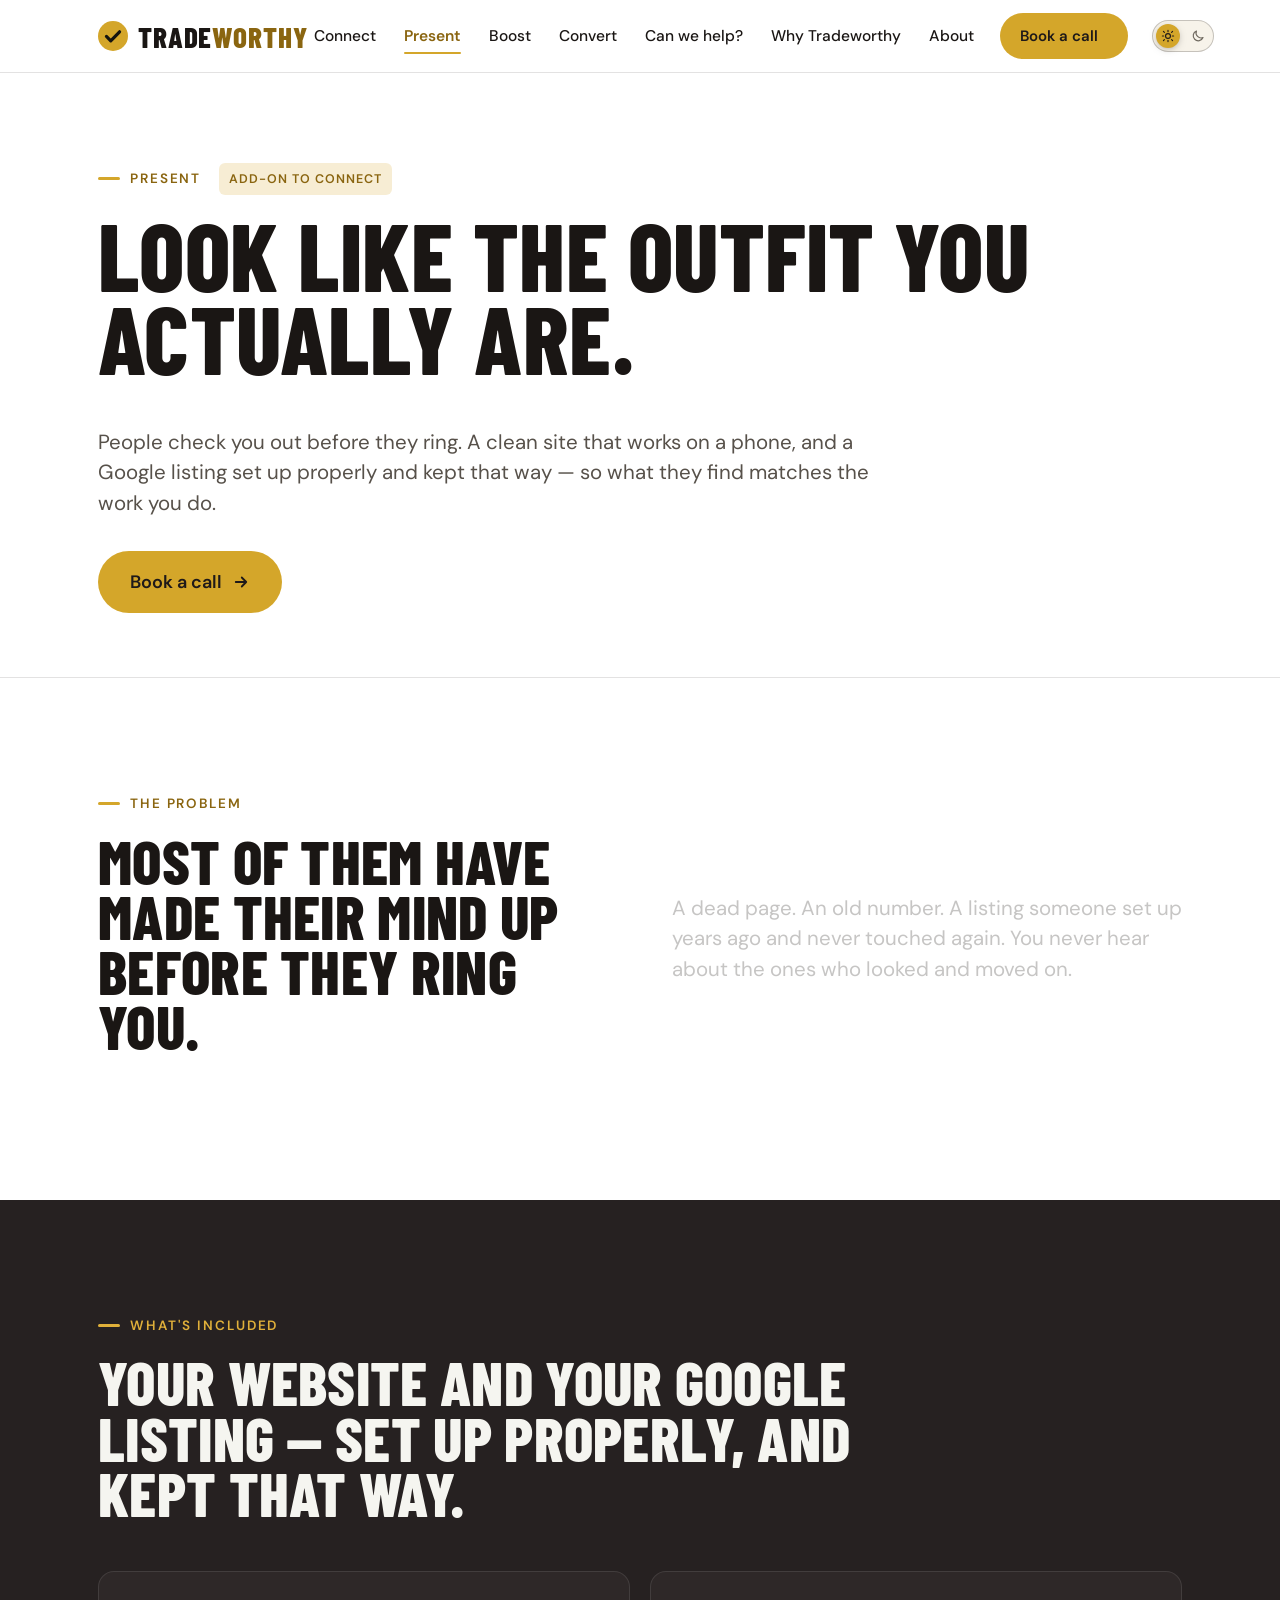
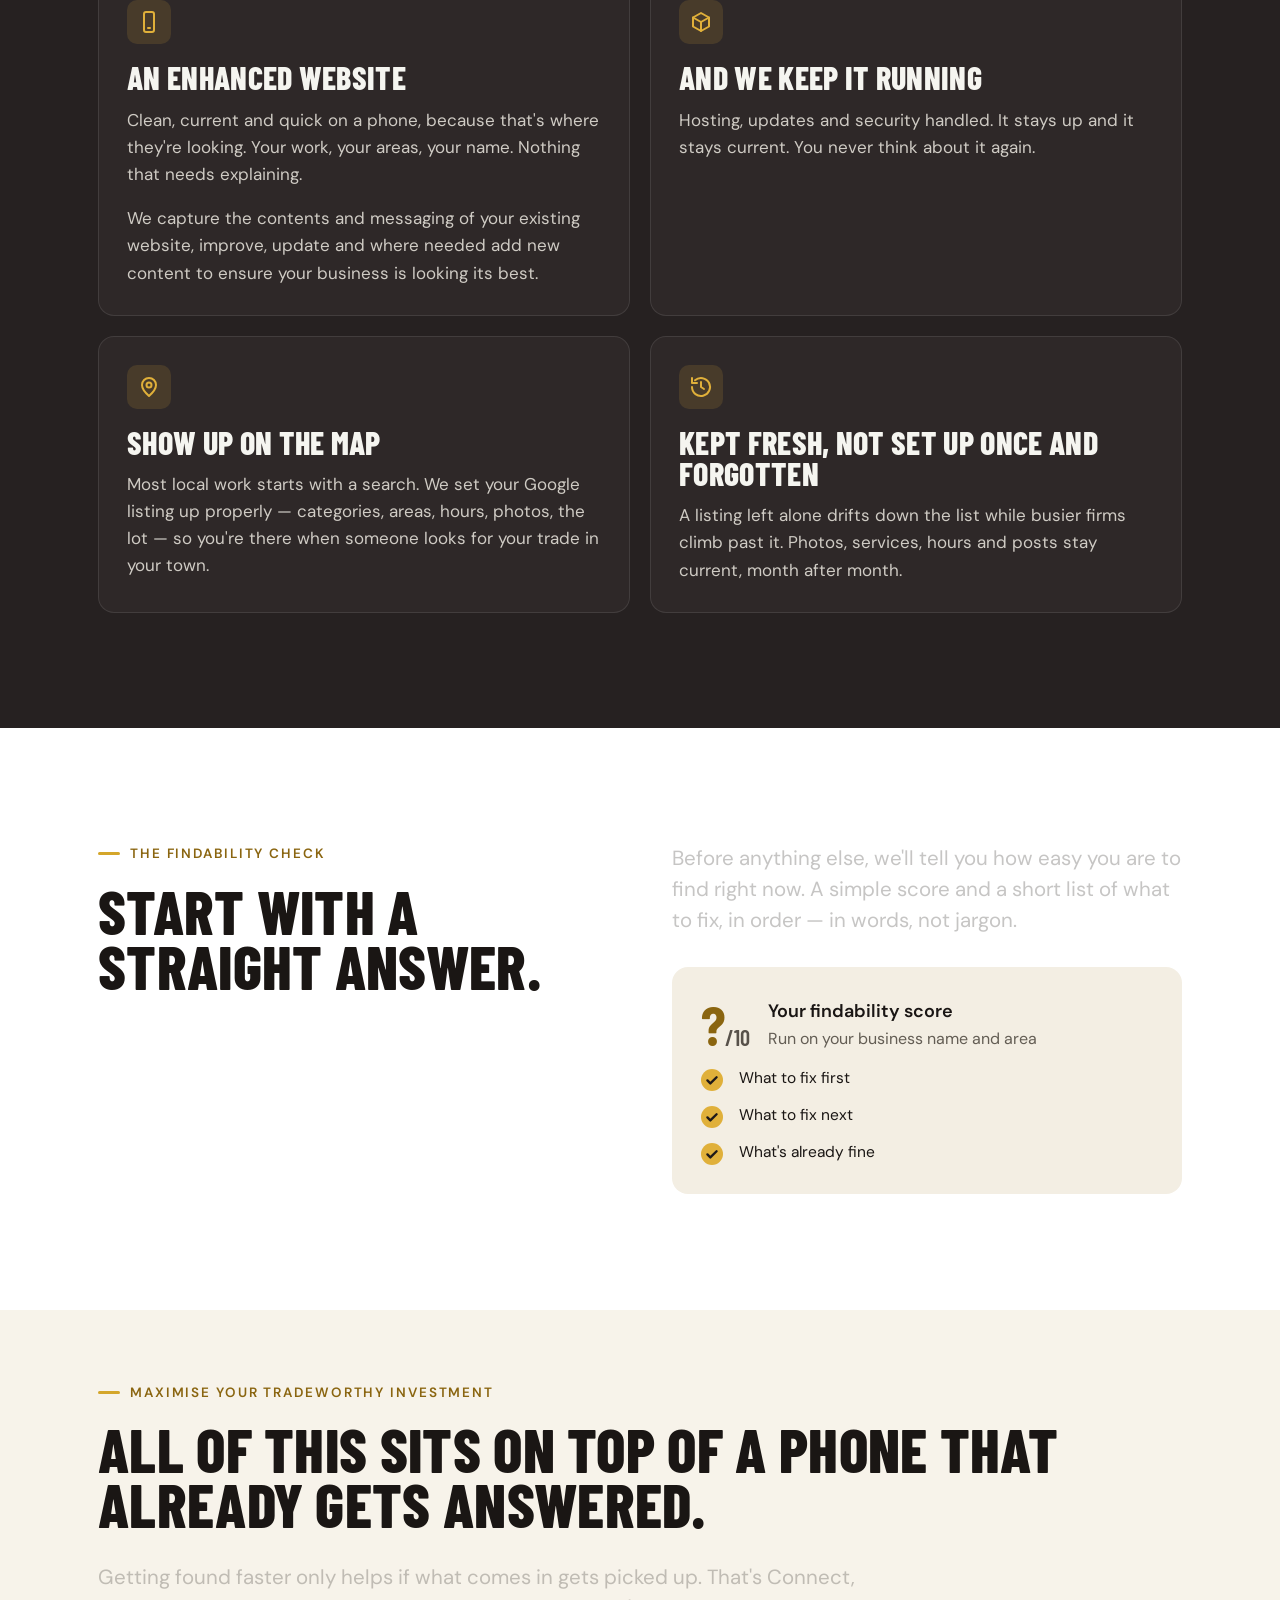
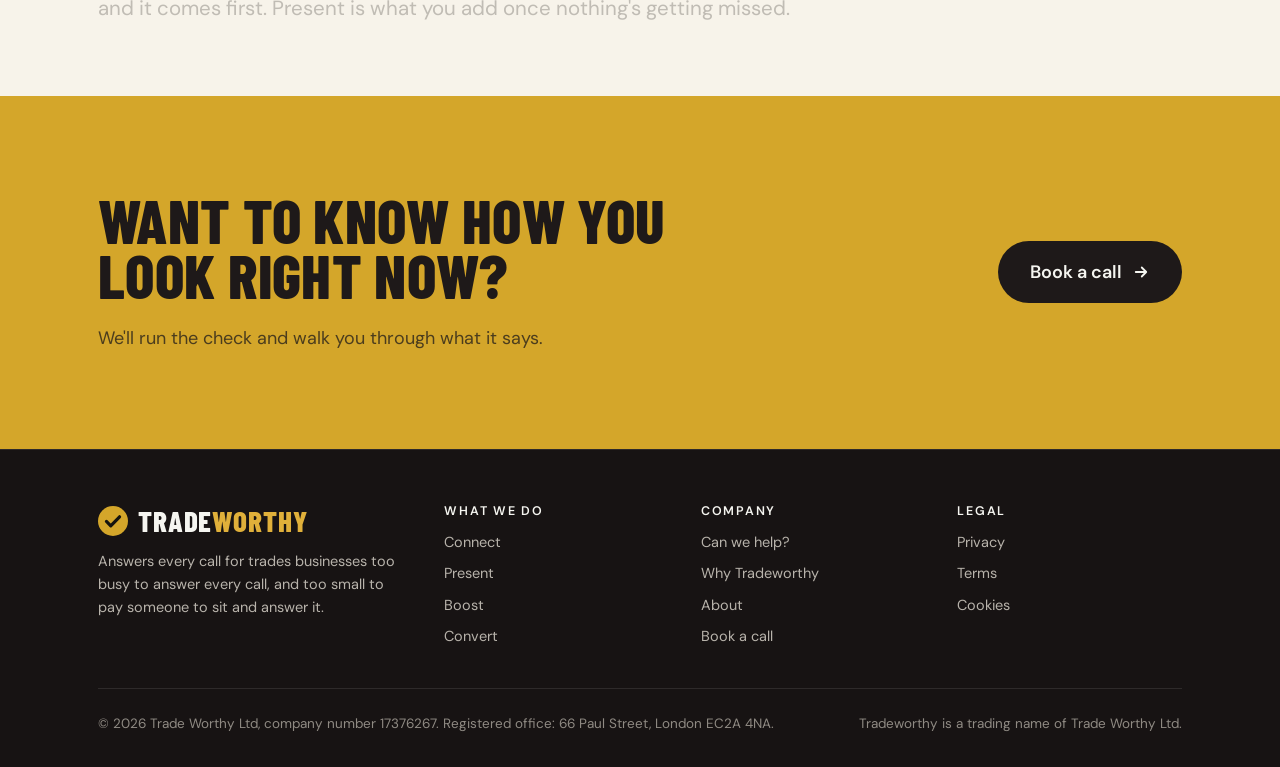
<file: present.html>
<!doctype html>
<html lang="en-GB">
<head>
<meta charset="utf-8">
<meta name="viewport" content="width=device-width, initial-scale=1">
<script>(function(){try{var t=localStorage.getItem("tw-theme");if(t==="dark")document.documentElement.setAttribute("data-theme","dark")}catch(e){}})();</script>
<link rel="icon" href="/assets/favicon.svg" type="image/svg+xml">
<meta property="og:title" content="Present — Tradeworthy"><meta property="og:description" content="Look like the outfit you actually are. A clean site that works on a phone, and a Google listing set up properly and kept that way — so what people find matches the work you do."><meta property="og:type" content="website">
<meta name="theme-color" content="#ffffff">
<title>Present — Tradeworthy</title>
<meta name="description" content="Look like the outfit you actually are. A clean site that works on a phone, and a Google listing set up properly and kept that way — so what people find matches the work you do.">
<link rel="preconnect" href="https://fonts.googleapis.com"><link rel="preconnect" href="https://fonts.gstatic.com" crossorigin>
<link rel="stylesheet" href="https://fonts.googleapis.com/css2?family=Barlow+Condensed:wght@700;800&family=DM+Sans:wght@400;500;600;700&display=swap">
<link rel="stylesheet" href="/assets/site.css">
</head>
<body>
<a class="skip" href="#main">Skip to content</a>
<header class="site-header"><div class="wrap">
  <a class="logo" href="/" aria-label="Tradeworthy home"><svg class="mark" viewBox="0 0 32 32" aria-hidden="true"><circle cx="16" cy="16" r="16" fill="#d4a62a"/><path d="M9 16.5l4.6 4.6L23 11.5" fill="none" stroke="#15140f" stroke-width="3.4" stroke-linecap="round" stroke-linejoin="round"/></svg><span>TRADE<b>WORTHY</b></span></a>
  <button class="burger" aria-label="Menu" aria-expanded="false" aria-controls="nav"><svg viewBox="0 0 24 24" fill="none" stroke="currentColor" stroke-width="2" stroke-linecap="round"><path d="M4 7h16M4 12h16M4 17h16"/></svg></button>
  <button class="theme-toggle" type="button" role="switch" aria-checked="false" aria-label="Dark theme"><span class="tt-thumb" aria-hidden="true"></span><svg class="tt-i tt-sun" viewBox="0 0 24 24" fill="none" stroke="currentColor" stroke-width="2" stroke-linecap="round" aria-hidden="true"><circle cx="12" cy="12" r="4.2"/><path d="M12 2.4v2.2M12 19.4v2.2M4.2 4.2l1.6 1.6M18.2 18.2l1.6 1.6M2.4 12h2.2M19.4 12h2.2M4.2 19.8l1.6-1.6M18.2 5.8l1.6-1.6"/></svg><svg class="tt-i tt-moon" viewBox="0 0 24 24" fill="none" stroke="currentColor" stroke-width="2" stroke-linecap="round" stroke-linejoin="round" aria-hidden="true"><path d="M20.6 14.7A8.7 8.7 0 0 1 9.3 3.4a8.7 8.7 0 1 0 11.3 11.3z"/></svg></button>
  <nav class="nav" id="nav" aria-label="Main"><a href="/">Connect</a><a href="/present" aria-current="page">Present</a><a href="/boost">Boost</a><a href="/convert">Convert</a><a href="/can-we-help">Can we help?</a><a href="/why-tradeworthy">Why Tradeworthy</a><a href="/about">About</a><a class="btn btn-gold btn-sm" href="/book-a-call">Book a call <svg viewBox="0 0 24 24" fill="none" stroke="currentColor" stroke-width="2.4" stroke-linecap="round" stroke-linejoin="round" aria-hidden="true"><path d="M5 12h14M13 6l6 6-6 6"/></svg></a></nav>
</div></header>
<main id="main">

<!-- Copy: Outline › Present (written 1 Sep 2026). Section 3 heading "An enhance website" in source read as a typo — set as "An enhanced website"; confirm.
     Gates from Outline: PRE-01/PRE-02 delivery mechanism TBC ("build process TBC", "hosting TBC") — settle who does the work before the page ships.
     The findability check currently runs on gbp.artificialignorance.io — no link on this page until migrated and rebranded (ACT-4). -->

<section class="page-hero">
  <div class="wrap">
    <p class="eyebrow">Present <span class="tag" style="margin-left:8px">Add-on to Connect</span></p>
    <h1>Look like the outfit you actually are.</h1>
    <p class="lead">People check you out before they ring. A clean site that works on a phone, and a Google listing set up properly and kept that way — so what they find matches the work you do.</p>
    <p class="mt-2"><a class="btn btn-gold btn-lg" href="/book-a-call">Book a call <svg viewBox="0 0 24 24" fill="none" stroke="currentColor" stroke-width="2.4" stroke-linecap="round" stroke-linejoin="round" aria-hidden="true"><path d="M5 12h14M13 6l6 6-6 6"/></svg></a></p>
  </div>
</section>

<section>
  <div class="wrap">
    <div class="two mid">
      <div>
        <p class="eyebrow pop">The problem</p>
        <h2 class="pop">Most of them have made their mind up before they ring you.</h2>
      </div>
      <div>
        <p class="lead reveal">A dead page. An old number. A listing someone set up years ago and never touched again. You never hear about the ones who looked and moved on.</p>
      </div>
    </div>
  </div>
</section>

<section class="dark">
  <div class="wrap">
    <div class="section-head">
      <p class="eyebrow pop">What's included</p>
      <h2 class="pop">Your website and your Google listing — set up properly, and kept that way.</h2>
    </div>
    <div class="grid-2">
      <div class="card dark pop" style="--i:0"><div class="icon"><svg viewBox="0 0 24 24" fill="none" stroke="currentColor" stroke-width="2" stroke-linecap="round" stroke-linejoin="round"><rect x="7" y="2" width="10" height="20" rx="2"/><path d="M11 18h2"/></svg></div><h3>An enhanced website</h3><p>Clean, current and quick on a phone, because that's where they're looking. Your work, your areas, your name. Nothing that needs explaining.</p><p>We capture the contents and messaging of your existing website, improve, update and where needed add new content to ensure your business is looking its best.</p></div>
      <div class="card dark pop" style="--i:1"><div class="icon"><svg viewBox="0 0 24 24" fill="none" stroke="currentColor" stroke-width="2" stroke-linecap="round" stroke-linejoin="round"><path d="M12 3l8 4.5v9L12 21l-8-4.5v-9z"/><path d="M12 12l8-4.5M12 12v9M12 12L4 7.5"/></svg></div><h3>And we keep it running</h3><p>Hosting, updates and security handled. It stays up and it stays current. You never think about it again.</p></div>
      <div class="card dark pop" style="--i:2"><div class="icon"><svg viewBox="0 0 24 24" fill="none" stroke="currentColor" stroke-width="2" stroke-linecap="round" stroke-linejoin="round"><path d="M12 21s-7-6.2-7-11a7 7 0 0 1 14 0c0 4.8-7 11-7 11z"/><circle cx="12" cy="10" r="2.5"/></svg></div><h3>Show up on the map</h3><p>Most local work starts with a search. We set your Google listing up properly — categories, areas, hours, photos, the lot — so you're there when someone looks for your trade in your town.</p></div>
      <div class="card dark pop" style="--i:3"><div class="icon"><svg viewBox="0 0 24 24" fill="none" stroke="currentColor" stroke-width="2" stroke-linecap="round" stroke-linejoin="round"><path d="M3 12a9 9 0 1 0 3-6.7"/><path d="M3 3v5h5"/><path d="M12 7v5l3 2"/></svg></div><h3>Kept fresh, not set up once and forgotten</h3><p>A listing left alone drifts down the list while busier firms climb past it. Photos, services, hours and posts stay current, month after month.</p></div>
    </div>
  </div>
</section>

<section>
  <div class="wrap">
    <div class="two">
      <div class="sticky">
        <p class="eyebrow pop">The findability check</p>
        <h2 class="pop">Start with a straight answer.</h2>
      </div>
      <div>
        <p class="lead reveal">Before anything else, we'll tell you how easy you are to find right now. A simple score and a short list of what to fix, in order — in words, not jargon.</p>
        <div class="card stone mt-2 pop" aria-label="Illustration of a findability check result">
          <div class="row" style="display:flex;align-items:center;gap:18px;margin-bottom:14px">
            <div style="font-family:var(--display);font-weight:700;font-size:56px;line-height:1;color:var(--gold-text)">?<span style="font-size:.4em;color:var(--slate);font-weight:600">/10</span></div>
            <div><div style="font-weight:600">Your findability score</div><div class="small">Run on your business name and area</div></div>
          </div>
          <ul class="checks" style="font-size:15.5px">
            <li>What to fix first</li>
            <li>What to fix next</li>
            <li>What's already fine</li>
          </ul>
        </div>
      </div>
    </div>
  </div>
</section>

<section class="stone tight">
  <div class="wrap">
    <p class="eyebrow pop">Maximise your Tradeworthy investment</p>
    <h2 class="pop" style="max-width:20em">All of this sits on top of a phone that already gets answered.</h2>
    <p class="lead reveal">Getting found faster only helps if what comes in gets picked up. That's <a href="/" class="gold" style="font-weight:600">Connect</a>, and it comes first. Present is what you add once nothing's getting missed.</p>
  </div>
</section>

</main>
<section class="cta-band" id="cta"><div class="wrap">
  <div class="pop"><h2>Want to know how you look right now?</h2><p>We'll run the check and walk you through what it says.</p></div>
  <div class="actions pop" data-from="right"><a class="btn btn-gold btn-lg" href="/book-a-call">Book a call <svg viewBox="0 0 24 24" fill="none" stroke="currentColor" stroke-width="2.4" stroke-linecap="round" stroke-linejoin="round" aria-hidden="true"><path d="M5 12h14M13 6l6 6-6 6"/></svg></a></div>
</div></section>
<footer class="site-footer"><div class="wrap">
  <div class="top">
    <div>
      <a class="logo" href="/" aria-label="Tradeworthy home"><svg class="mark" viewBox="0 0 32 32" aria-hidden="true"><circle cx="16" cy="16" r="16" fill="#d4a62a"/><path d="M9 16.5l4.6 4.6L23 11.5" fill="none" stroke="#15140f" stroke-width="3.4" stroke-linecap="round" stroke-linejoin="round"/></svg><span>TRADE<b>WORTHY</b></span></a>
      <p>Answers every call for trades businesses too busy to answer every call, and too small to pay someone to sit and answer it.</p>
    </div>
    <div><h4>What we do</h4><ul>
      <li><a href="/">Connect</a></li><li><a href="/present">Present</a></li><li><a href="/boost">Boost</a></li><li><a href="/convert">Convert</a></li>
    </ul></div>
    <div><h4>Company</h4><ul>
      <li><a href="/can-we-help">Can we help?</a></li><li><a href="/why-tradeworthy">Why Tradeworthy</a></li><li><a href="/about">About</a></li><li><a href="/book-a-call">Book a call</a></li>
    </ul></div>
    <div><h4>Legal</h4><ul>
      <li><a href="/privacy">Privacy</a></li><li><a href="/terms">Terms</a></li><li><a href="/cookies">Cookies</a></li>
    </ul></div>
  </div>
  <div class="bottom">
    <p>&copy; <span class="year">2026</span> Trade Worthy Ltd, company number 17376267. Registered office: 66 Paul Street, London EC2A 4NA.</p>
    <p>Tradeworthy is a trading name of Trade Worthy Ltd.</p>
  </div>
</div></footer>
<script src="/assets/site.js" defer></script>
</body>
</html>
</file>
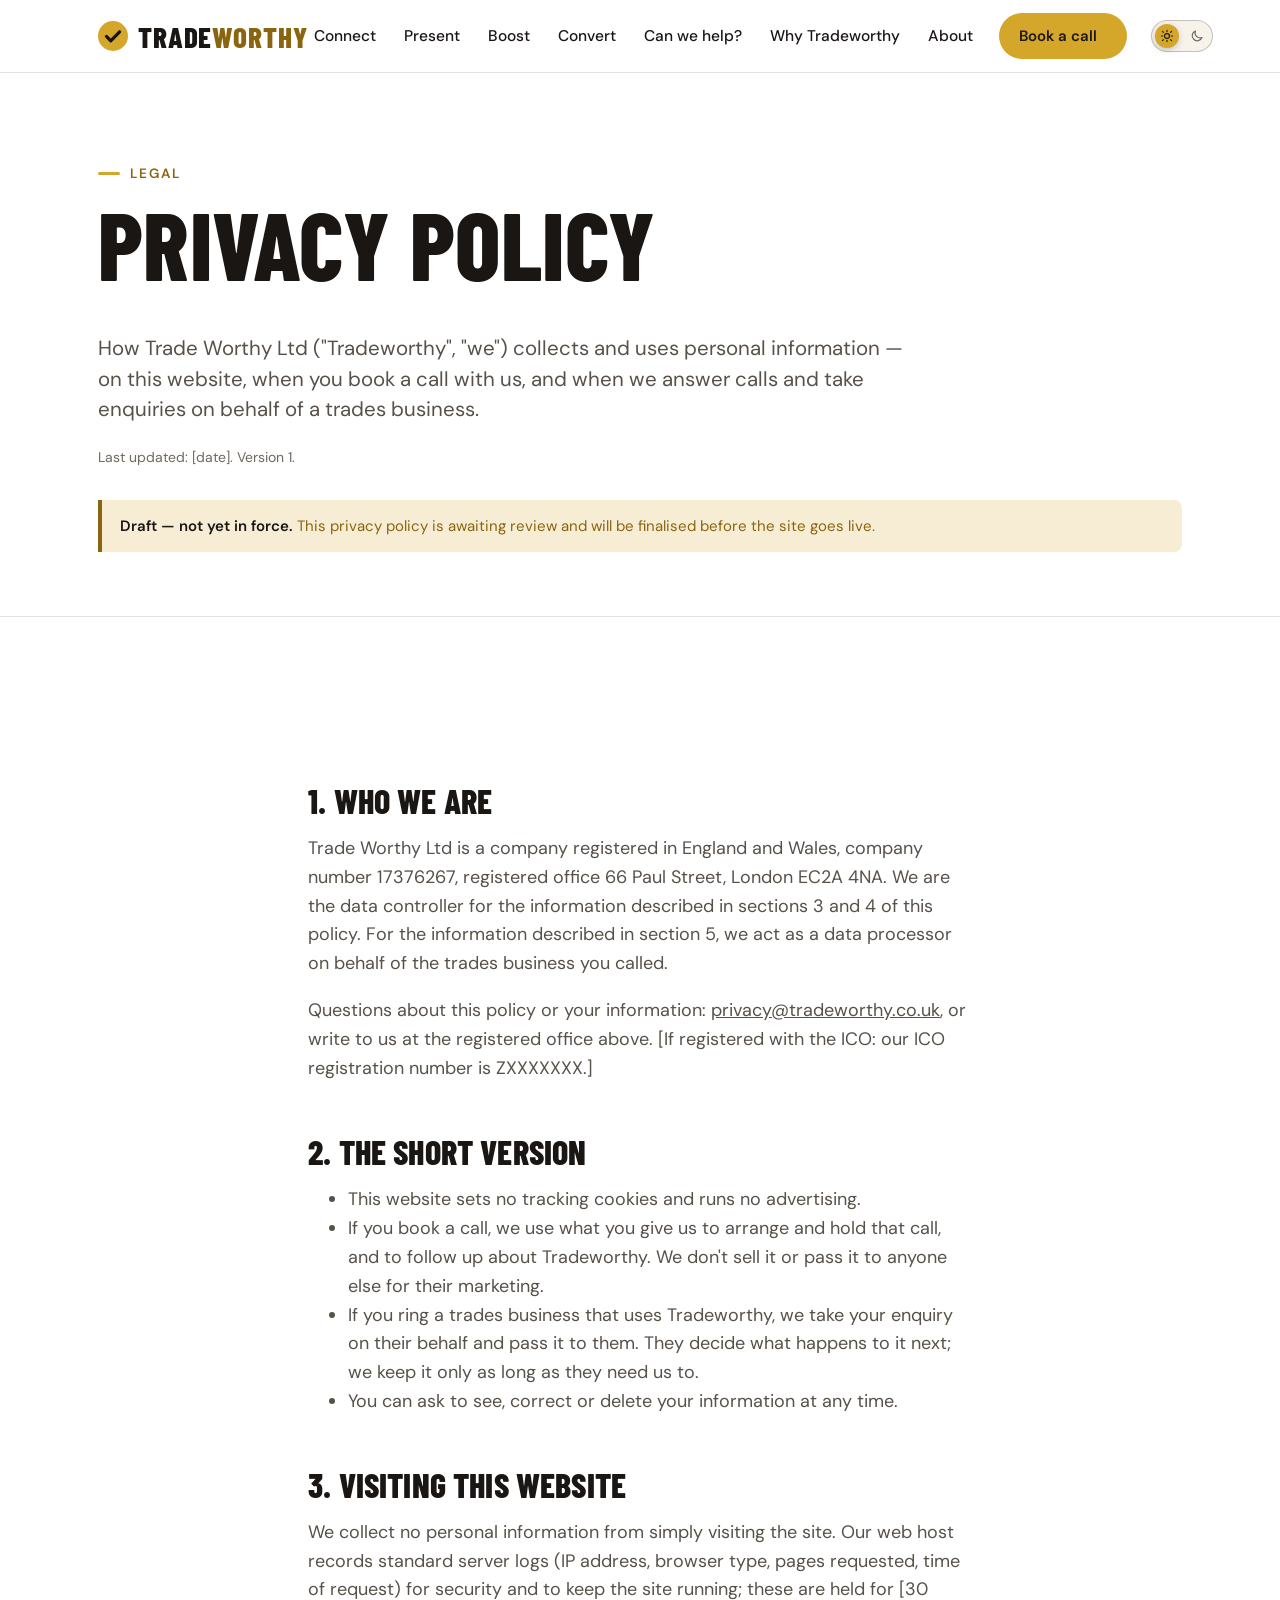
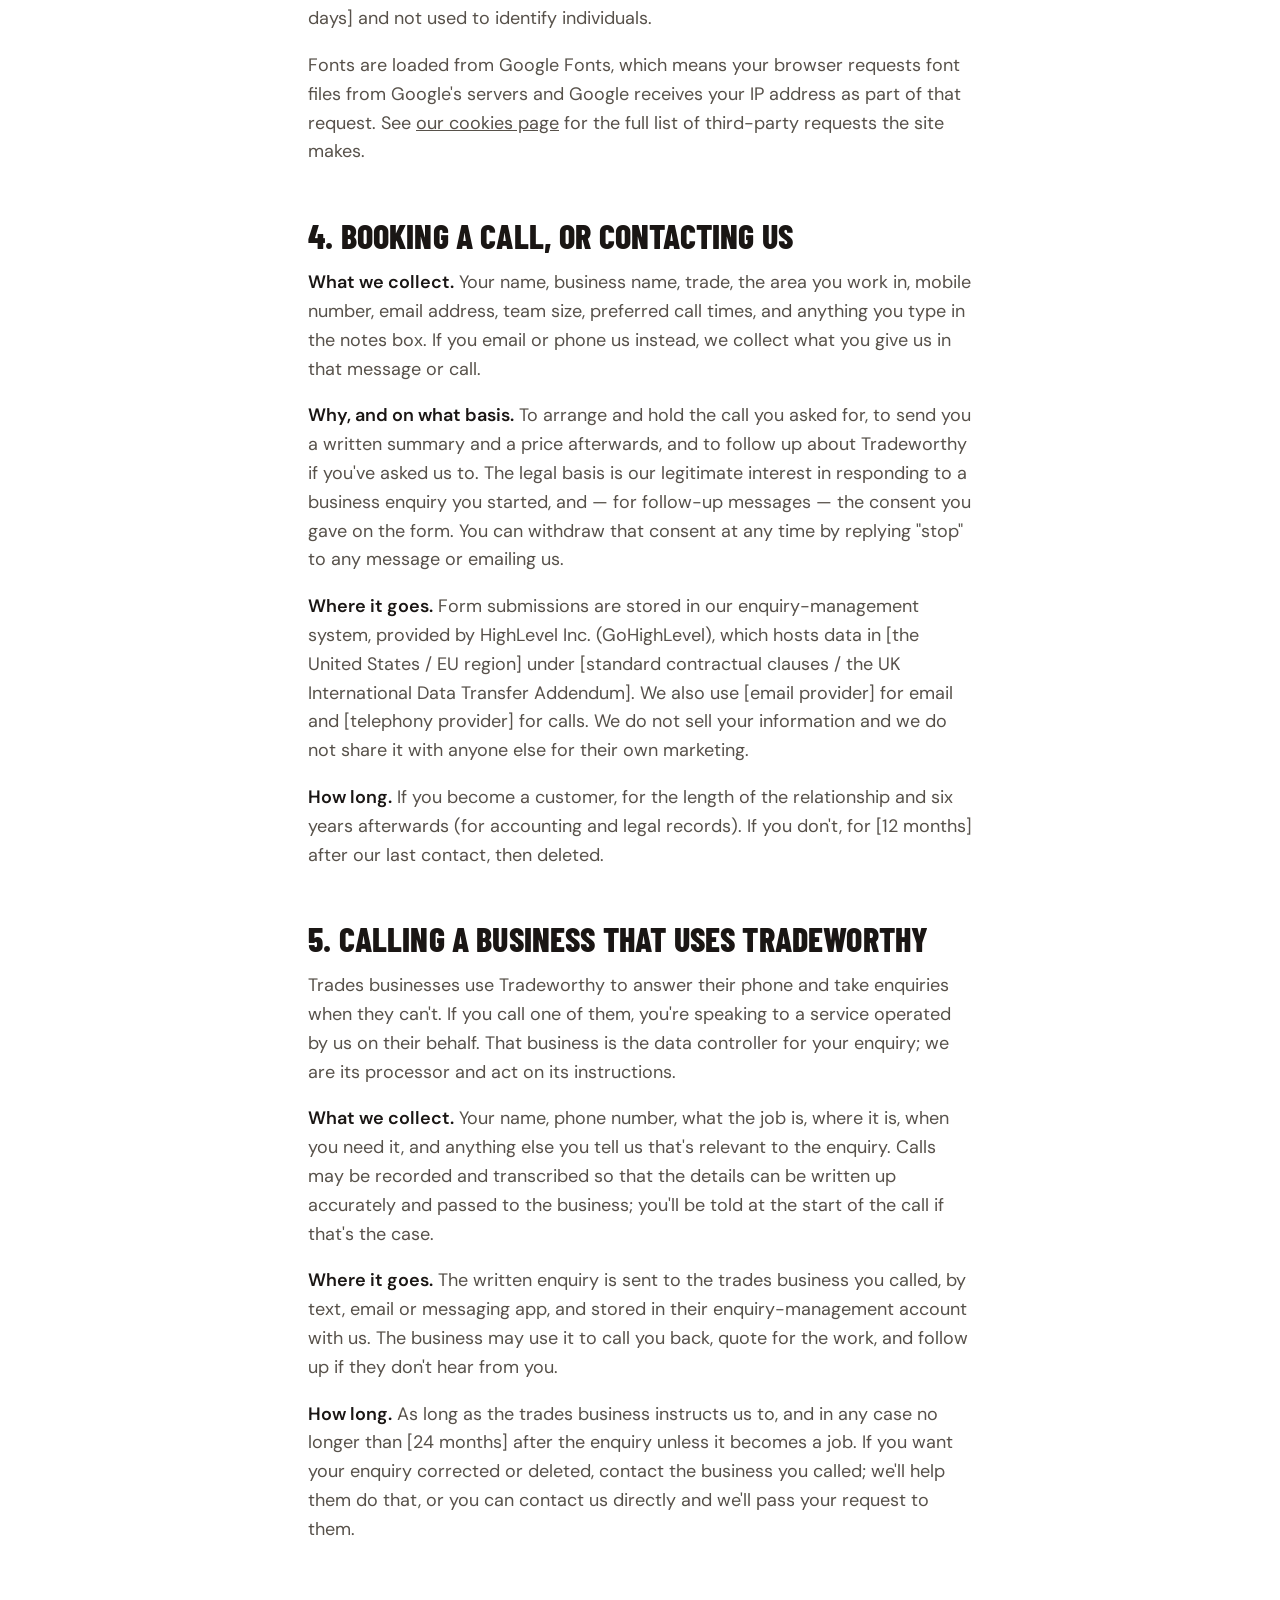
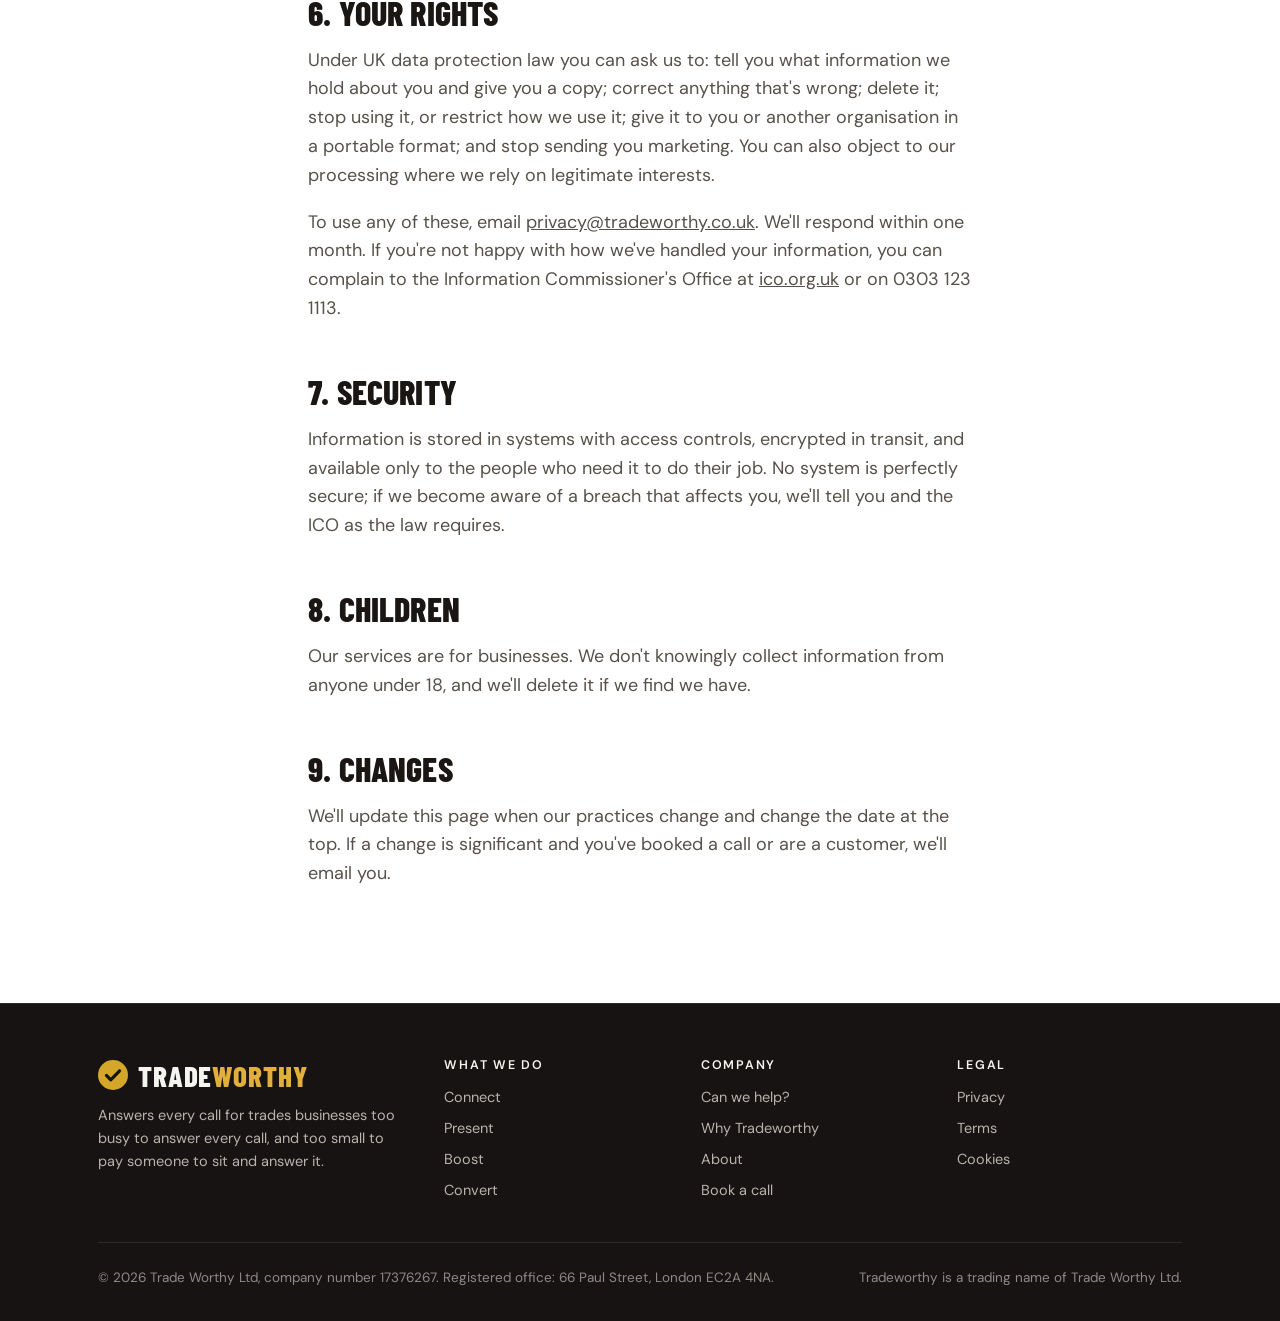
<file: privacy.html>
<!doctype html>
<html lang="en-GB">
<head>
<meta charset="utf-8">
<meta name="viewport" content="width=device-width, initial-scale=1">
<script>(function(){try{var t=localStorage.getItem("tw-theme");if(t==="dark")document.documentElement.setAttribute("data-theme","dark")}catch(e){}})();</script>
<link rel="icon" href="/assets/favicon.svg" type="image/svg+xml">
<meta property="og:title" content="Privacy policy — Tradeworthy"><meta property="og:description" content="How Trade Worthy Ltd collects and uses personal information — on this website, when you book a call, and when we answer calls on behalf of a trades business."><meta property="og:type" content="website">
<meta name="theme-color" content="#ffffff">
<title>Privacy policy — Tradeworthy</title>
<meta name="description" content="How Trade Worthy Ltd collects and uses personal information — on this website, when you book a call, and when we answer calls on behalf of a trades business.">
<link rel="preconnect" href="https://fonts.googleapis.com"><link rel="preconnect" href="https://fonts.gstatic.com" crossorigin>
<link rel="stylesheet" href="https://fonts.googleapis.com/css2?family=Barlow+Condensed:wght@700;800&family=DM+Sans:wght@400;500;600;700&display=swap">
<link rel="stylesheet" href="/assets/site.css">
</head>
<body>
<a class="skip" href="#main">Skip to content</a>
<header class="site-header"><div class="wrap">
  <a class="logo" href="/" aria-label="Tradeworthy home"><svg class="mark" viewBox="0 0 32 32" aria-hidden="true"><circle cx="16" cy="16" r="16" fill="#d4a62a"/><path d="M9 16.5l4.6 4.6L23 11.5" fill="none" stroke="#15140f" stroke-width="3.4" stroke-linecap="round" stroke-linejoin="round"/></svg><span>TRADE<b>WORTHY</b></span></a>
  <button class="burger" aria-label="Menu" aria-expanded="false" aria-controls="nav"><svg viewBox="0 0 24 24" fill="none" stroke="currentColor" stroke-width="2" stroke-linecap="round"><path d="M4 7h16M4 12h16M4 17h16"/></svg></button>
  <button class="theme-toggle" type="button" role="switch" aria-checked="false" aria-label="Dark theme"><span class="tt-thumb" aria-hidden="true"></span><svg class="tt-i tt-sun" viewBox="0 0 24 24" fill="none" stroke="currentColor" stroke-width="2" stroke-linecap="round" aria-hidden="true"><circle cx="12" cy="12" r="4.2"/><path d="M12 2.4v2.2M12 19.4v2.2M4.2 4.2l1.6 1.6M18.2 18.2l1.6 1.6M2.4 12h2.2M19.4 12h2.2M4.2 19.8l1.6-1.6M18.2 5.8l1.6-1.6"/></svg><svg class="tt-i tt-moon" viewBox="0 0 24 24" fill="none" stroke="currentColor" stroke-width="2" stroke-linecap="round" stroke-linejoin="round" aria-hidden="true"><path d="M20.6 14.7A8.7 8.7 0 0 1 9.3 3.4a8.7 8.7 0 1 0 11.3 11.3z"/></svg></button>
  <nav class="nav" id="nav" aria-label="Main"><a href="/">Connect</a><a href="/present">Present</a><a href="/boost">Boost</a><a href="/convert">Convert</a><a href="/can-we-help">Can we help?</a><a href="/why-tradeworthy">Why Tradeworthy</a><a href="/about">About</a><a class="btn btn-gold btn-sm" href="/book-a-call">Book a call <svg viewBox="0 0 24 24" fill="none" stroke="currentColor" stroke-width="2.4" stroke-linecap="round" stroke-linejoin="round" aria-hidden="true"><path d="M5 12h14M13 6l6 6-6 6"/></svg></a></nav>
</div></header>
<main id="main">

<!-- LEGAL DRAFT: written to UK GDPR / PECR structure with [placeholders] for company details. Have it checked by a solicitor or the ICO guidance before go-live. -->

<section class="page-hero">
  <div class="wrap">
    <p class="eyebrow">Legal</p>
    <h1>Privacy policy</h1>
    <p class="lead">How Trade Worthy Ltd ("Tradeworthy", "we") collects and uses personal information — on this website, when you book a call with us, and when we answer calls and take enquiries on behalf of a trades business.</p>
    <p class="updated">Last updated: [date]. Version 1.</p>
    <div class="notice mt-2"><strong>Draft — not yet in force.</strong> This privacy policy is awaiting review and will be finalised before the site goes live.</div>
  </div>
</section>

<section>
  <div class="wrap legal">
    <h2>1. Who we are</h2>
    <p>Trade Worthy Ltd is a company registered in England and Wales, company number 17376267, registered office 66 Paul Street, London EC2A 4NA. We are the data controller for the information described in sections 3 and 4 of this policy. For the information described in section 5, we act as a data processor on behalf of the trades business you called.</p>
    <p>Questions about this policy or your information: <a href="mailto:privacy@tradeworthy.co.uk">privacy@tradeworthy.co.uk</a>, or write to us at the registered office above. [If registered with the ICO: our ICO registration number is ZXXXXXXX.]</p>

    <h2>2. The short version</h2>
    <ul>
      <li>This website sets no tracking cookies and runs no advertising.</li>
      <li>If you book a call, we use what you give us to arrange and hold that call, and to follow up about Tradeworthy. We don't sell it or pass it to anyone else for their marketing.</li>
      <li>If you ring a trades business that uses Tradeworthy, we take your enquiry on their behalf and pass it to them. They decide what happens to it next; we keep it only as long as they need us to.</li>
      <li>You can ask to see, correct or delete your information at any time.</li>
    </ul>

    <h2>3. Visiting this website</h2>
    <p>We collect no personal information from simply visiting the site. Our web host records standard server logs (IP address, browser type, pages requested, time of request) for security and to keep the site running; these are held for [30 days] and not used to identify individuals.</p>
    <p>Fonts are loaded from Google Fonts, which means your browser requests font files from Google's servers and Google receives your IP address as part of that request. See <a href="/cookies">our cookies page</a> for the full list of third-party requests the site makes.</p>

    <h2>4. Booking a call, or contacting us</h2>
    <p><strong>What we collect.</strong> Your name, business name, trade, the area you work in, mobile number, email address, team size, preferred call times, and anything you type in the notes box. If you email or phone us instead, we collect what you give us in that message or call.</p>
    <p><strong>Why, and on what basis.</strong> To arrange and hold the call you asked for, to send you a written summary and a price afterwards, and to follow up about Tradeworthy if you've asked us to. The legal basis is our legitimate interest in responding to a business enquiry you started, and — for follow-up messages — the consent you gave on the form. You can withdraw that consent at any time by replying "stop" to any message or emailing us.</p>
    <p><strong>Where it goes.</strong> Form submissions are stored in our enquiry-management system, provided by HighLevel Inc. (GoHighLevel), which hosts data in [the United States / EU region] under [standard contractual clauses / the UK International Data Transfer Addendum]. We also use [email provider] for email and [telephony provider] for calls. We do not sell your information and we do not share it with anyone else for their own marketing.</p>
    <p><strong>How long.</strong> If you become a customer, for the length of the relationship and six years afterwards (for accounting and legal records). If you don't, for [12 months] after our last contact, then deleted.</p>

    <h2>5. Calling a business that uses Tradeworthy</h2>
    <p>Trades businesses use Tradeworthy to answer their phone and take enquiries when they can't. If you call one of them, you're speaking to a service operated by us on their behalf. That business is the data controller for your enquiry; we are its processor and act on its instructions.</p>
    <p><strong>What we collect.</strong> Your name, phone number, what the job is, where it is, when you need it, and anything else you tell us that's relevant to the enquiry. Calls may be recorded and transcribed so that the details can be written up accurately and passed to the business; you'll be told at the start of the call if that's the case.</p>
    <p><strong>Where it goes.</strong> The written enquiry is sent to the trades business you called, by text, email or messaging app, and stored in their enquiry-management account with us. The business may use it to call you back, quote for the work, and follow up if they don't hear from you.</p>
    <p><strong>How long.</strong> As long as the trades business instructs us to, and in any case no longer than [24 months] after the enquiry unless it becomes a job. If you want your enquiry corrected or deleted, contact the business you called; we'll help them do that, or you can contact us directly and we'll pass your request to them.</p>

    <h2>6. Your rights</h2>
    <p>Under UK data protection law you can ask us to: tell you what information we hold about you and give you a copy; correct anything that's wrong; delete it; stop using it, or restrict how we use it; give it to you or another organisation in a portable format; and stop sending you marketing. You can also object to our processing where we rely on legitimate interests.</p>
    <p>To use any of these, email <a href="mailto:privacy@tradeworthy.co.uk">privacy@tradeworthy.co.uk</a>. We'll respond within one month. If you're not happy with how we've handled your information, you can complain to the Information Commissioner's Office at <a href="https://ico.org.uk" rel="noopener">ico.org.uk</a> or on 0303 123 1113.</p>

    <h2>7. Security</h2>
    <p>Information is stored in systems with access controls, encrypted in transit, and available only to the people who need it to do their job. No system is perfectly secure; if we become aware of a breach that affects you, we'll tell you and the ICO as the law requires.</p>

    <h2>8. Children</h2>
    <p>Our services are for businesses. We don't knowingly collect information from anyone under 18, and we'll delete it if we find we have.</p>

    <h2>9. Changes</h2>
    <p>We'll update this page when our practices change and change the date at the top. If a change is significant and you've booked a call or are a customer, we'll email you.</p>
  </div>
</section>

</main>

<footer class="site-footer"><div class="wrap">
  <div class="top">
    <div>
      <a class="logo" href="/" aria-label="Tradeworthy home"><svg class="mark" viewBox="0 0 32 32" aria-hidden="true"><circle cx="16" cy="16" r="16" fill="#d4a62a"/><path d="M9 16.5l4.6 4.6L23 11.5" fill="none" stroke="#15140f" stroke-width="3.4" stroke-linecap="round" stroke-linejoin="round"/></svg><span>TRADE<b>WORTHY</b></span></a>
      <p>Answers every call for trades businesses too busy to answer every call, and too small to pay someone to sit and answer it.</p>
    </div>
    <div><h4>What we do</h4><ul>
      <li><a href="/">Connect</a></li><li><a href="/present">Present</a></li><li><a href="/boost">Boost</a></li><li><a href="/convert">Convert</a></li>
    </ul></div>
    <div><h4>Company</h4><ul>
      <li><a href="/can-we-help">Can we help?</a></li><li><a href="/why-tradeworthy">Why Tradeworthy</a></li><li><a href="/about">About</a></li><li><a href="/book-a-call">Book a call</a></li>
    </ul></div>
    <div><h4>Legal</h4><ul>
      <li><a href="/privacy">Privacy</a></li><li><a href="/terms">Terms</a></li><li><a href="/cookies">Cookies</a></li>
    </ul></div>
  </div>
  <div class="bottom">
    <p>&copy; <span class="year">2026</span> Trade Worthy Ltd, company number 17376267. Registered office: 66 Paul Street, London EC2A 4NA.</p>
    <p>Tradeworthy is a trading name of Trade Worthy Ltd.</p>
  </div>
</div></footer>
<script src="/assets/site.js" defer></script>
</body>
</html>
</file>
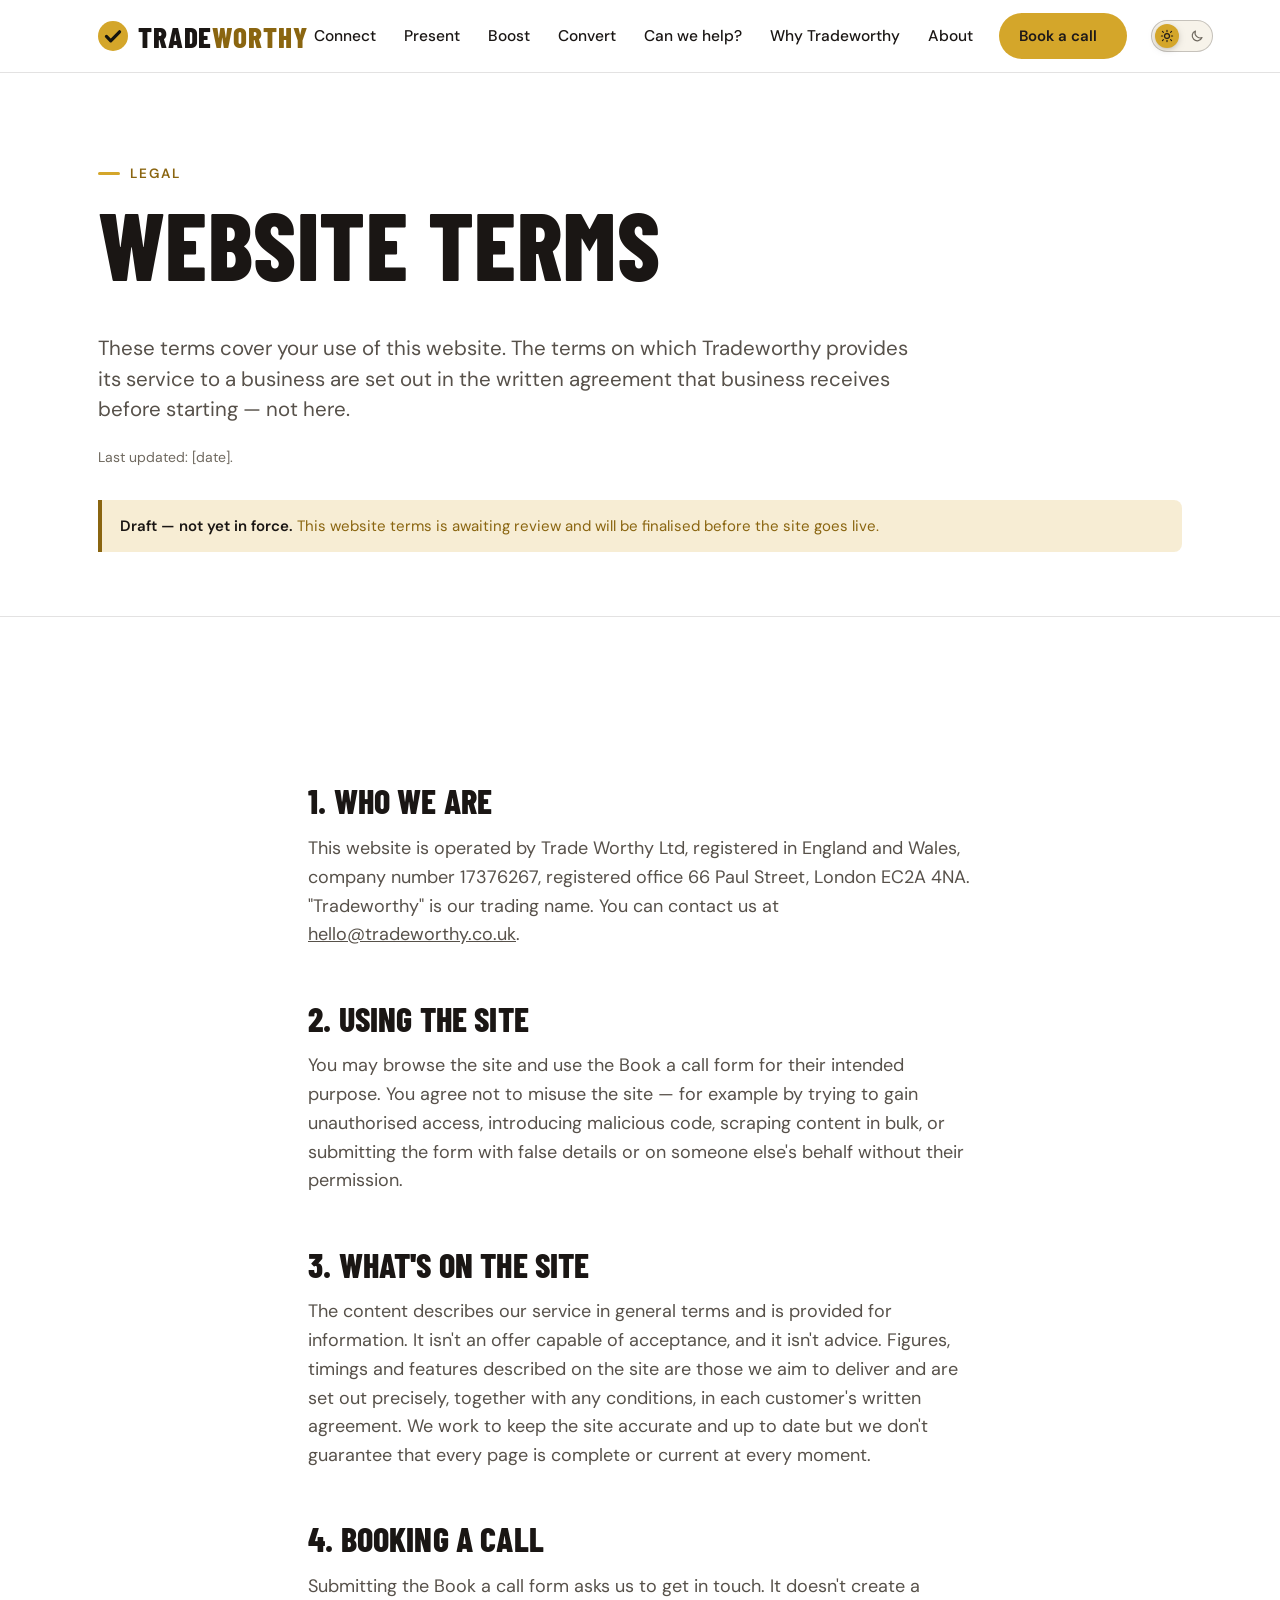
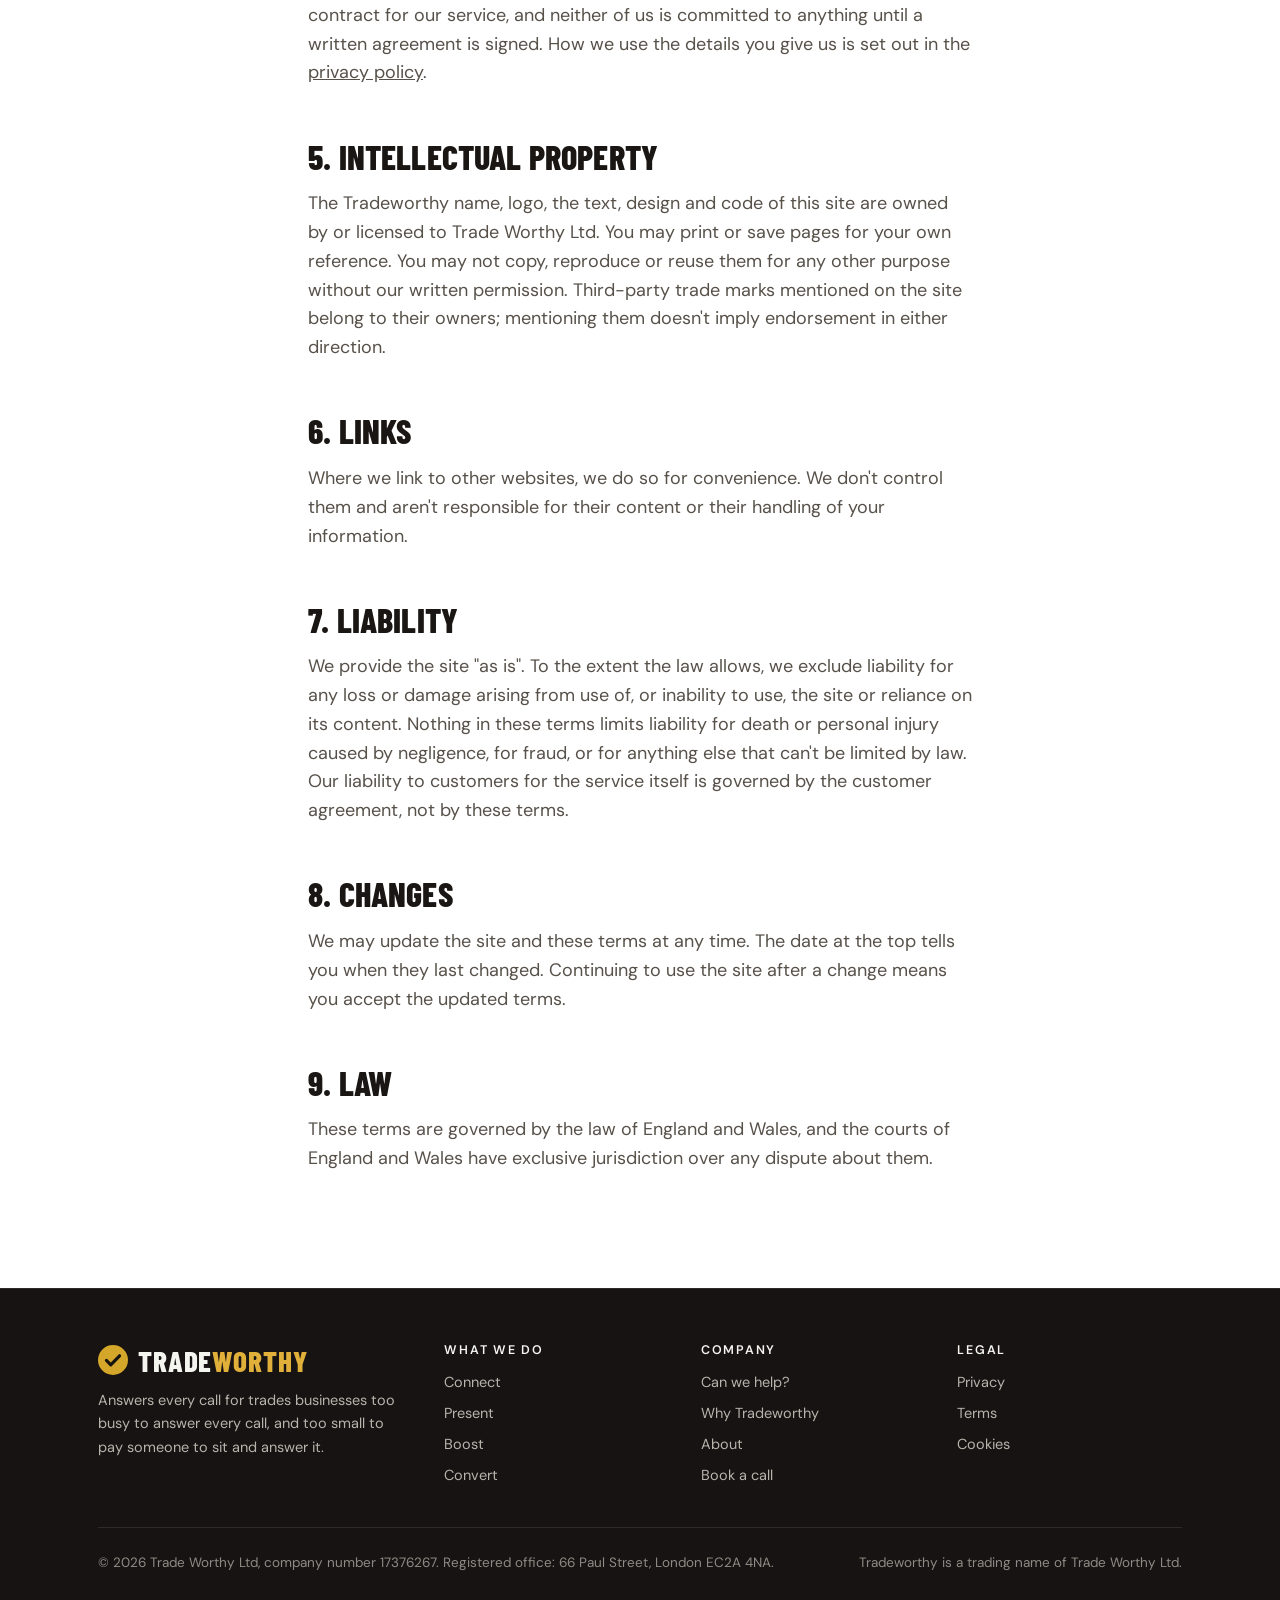
<file: terms.html>
<!doctype html>
<html lang="en-GB">
<head>
<meta charset="utf-8">
<meta name="viewport" content="width=device-width, initial-scale=1">
<script>(function(){try{var t=localStorage.getItem("tw-theme");if(t==="dark")document.documentElement.setAttribute("data-theme","dark")}catch(e){}})();</script>
<link rel="icon" href="/assets/favicon.svg" type="image/svg+xml">
<meta property="og:title" content="Terms — Tradeworthy"><meta property="og:description" content="Terms of use for the Tradeworthy website. Service terms for customers are set out in the written agreement each customer receives."><meta property="og:type" content="website">
<meta name="theme-color" content="#ffffff">
<title>Terms — Tradeworthy</title>
<meta name="description" content="Terms of use for the Tradeworthy website. Service terms for customers are set out in the written agreement each customer receives.">
<link rel="preconnect" href="https://fonts.googleapis.com"><link rel="preconnect" href="https://fonts.gstatic.com" crossorigin>
<link rel="stylesheet" href="https://fonts.googleapis.com/css2?family=Barlow+Condensed:wght@700;800&family=DM+Sans:wght@400;500;600;700&display=swap">
<link rel="stylesheet" href="/assets/site.css">
</head>
<body>
<a class="skip" href="#main">Skip to content</a>
<header class="site-header"><div class="wrap">
  <a class="logo" href="/" aria-label="Tradeworthy home"><svg class="mark" viewBox="0 0 32 32" aria-hidden="true"><circle cx="16" cy="16" r="16" fill="#d4a62a"/><path d="M9 16.5l4.6 4.6L23 11.5" fill="none" stroke="#15140f" stroke-width="3.4" stroke-linecap="round" stroke-linejoin="round"/></svg><span>TRADE<b>WORTHY</b></span></a>
  <button class="burger" aria-label="Menu" aria-expanded="false" aria-controls="nav"><svg viewBox="0 0 24 24" fill="none" stroke="currentColor" stroke-width="2" stroke-linecap="round"><path d="M4 7h16M4 12h16M4 17h16"/></svg></button>
  <button class="theme-toggle" type="button" role="switch" aria-checked="false" aria-label="Dark theme"><span class="tt-thumb" aria-hidden="true"></span><svg class="tt-i tt-sun" viewBox="0 0 24 24" fill="none" stroke="currentColor" stroke-width="2" stroke-linecap="round" aria-hidden="true"><circle cx="12" cy="12" r="4.2"/><path d="M12 2.4v2.2M12 19.4v2.2M4.2 4.2l1.6 1.6M18.2 18.2l1.6 1.6M2.4 12h2.2M19.4 12h2.2M4.2 19.8l1.6-1.6M18.2 5.8l1.6-1.6"/></svg><svg class="tt-i tt-moon" viewBox="0 0 24 24" fill="none" stroke="currentColor" stroke-width="2" stroke-linecap="round" stroke-linejoin="round" aria-hidden="true"><path d="M20.6 14.7A8.7 8.7 0 0 1 9.3 3.4a8.7 8.7 0 1 0 11.3 11.3z"/></svg></button>
  <nav class="nav" id="nav" aria-label="Main"><a href="/">Connect</a><a href="/present">Present</a><a href="/boost">Boost</a><a href="/convert">Convert</a><a href="/can-we-help">Can we help?</a><a href="/why-tradeworthy">Why Tradeworthy</a><a href="/about">About</a><a class="btn btn-gold btn-sm" href="/book-a-call">Book a call <svg viewBox="0 0 24 24" fill="none" stroke="currentColor" stroke-width="2.4" stroke-linecap="round" stroke-linejoin="round" aria-hidden="true"><path d="M5 12h14M13 6l6 6-6 6"/></svg></a></nav>
</div></header>
<main id="main">

<!-- LEGAL DRAFT: website terms only. Customer service terms live in the customer agreement, not on the site (no self-serve signup in v1). Have a solicitor check before go-live. -->

<section class="page-hero">
  <div class="wrap">
    <p class="eyebrow">Legal</p>
    <h1>Website terms</h1>
    <p class="lead">These terms cover your use of this website. The terms on which Tradeworthy provides its service to a business are set out in the written agreement that business receives before starting — not here.</p>
    <p class="updated">Last updated: [date].</p>
    <div class="notice mt-2"><strong>Draft — not yet in force.</strong> This website terms is awaiting review and will be finalised before the site goes live.</div>
  </div>
</section>

<section>
  <div class="wrap legal">
    <h2>1. Who we are</h2>
    <p>This website is operated by Trade Worthy Ltd, registered in England and Wales, company number 17376267, registered office 66 Paul Street, London EC2A 4NA. "Tradeworthy" is our trading name. You can contact us at <a href="mailto:hello@tradeworthy.co.uk">hello@tradeworthy.co.uk</a>.</p>

    <h2>2. Using the site</h2>
    <p>You may browse the site and use the Book a call form for their intended purpose. You agree not to misuse the site — for example by trying to gain unauthorised access, introducing malicious code, scraping content in bulk, or submitting the form with false details or on someone else's behalf without their permission.</p>

    <h2>3. What's on the site</h2>
    <p>The content describes our service in general terms and is provided for information. It isn't an offer capable of acceptance, and it isn't advice. Figures, timings and features described on the site are those we aim to deliver and are set out precisely, together with any conditions, in each customer's written agreement. We work to keep the site accurate and up to date but we don't guarantee that every page is complete or current at every moment.</p>

    <h2>4. Booking a call</h2>
    <p>Submitting the Book a call form asks us to get in touch. It doesn't create a contract for our service, and neither of us is committed to anything until a written agreement is signed. How we use the details you give us is set out in the <a href="/privacy">privacy policy</a>.</p>

    <h2>5. Intellectual property</h2>
    <p>The Tradeworthy name, logo, the text, design and code of this site are owned by or licensed to Trade Worthy Ltd. You may print or save pages for your own reference. You may not copy, reproduce or reuse them for any other purpose without our written permission. Third-party trade marks mentioned on the site belong to their owners; mentioning them doesn't imply endorsement in either direction.</p>

    <h2>6. Links</h2>
    <p>Where we link to other websites, we do so for convenience. We don't control them and aren't responsible for their content or their handling of your information.</p>

    <h2>7. Liability</h2>
    <p>We provide the site "as is". To the extent the law allows, we exclude liability for any loss or damage arising from use of, or inability to use, the site or reliance on its content. Nothing in these terms limits liability for death or personal injury caused by negligence, for fraud, or for anything else that can't be limited by law. Our liability to customers for the service itself is governed by the customer agreement, not by these terms.</p>

    <h2>8. Changes</h2>
    <p>We may update the site and these terms at any time. The date at the top tells you when they last changed. Continuing to use the site after a change means you accept the updated terms.</p>

    <h2>9. Law</h2>
    <p>These terms are governed by the law of England and Wales, and the courts of England and Wales have exclusive jurisdiction over any dispute about them.</p>
  </div>
</section>

</main>

<footer class="site-footer"><div class="wrap">
  <div class="top">
    <div>
      <a class="logo" href="/" aria-label="Tradeworthy home"><svg class="mark" viewBox="0 0 32 32" aria-hidden="true"><circle cx="16" cy="16" r="16" fill="#d4a62a"/><path d="M9 16.5l4.6 4.6L23 11.5" fill="none" stroke="#15140f" stroke-width="3.4" stroke-linecap="round" stroke-linejoin="round"/></svg><span>TRADE<b>WORTHY</b></span></a>
      <p>Answers every call for trades businesses too busy to answer every call, and too small to pay someone to sit and answer it.</p>
    </div>
    <div><h4>What we do</h4><ul>
      <li><a href="/">Connect</a></li><li><a href="/present">Present</a></li><li><a href="/boost">Boost</a></li><li><a href="/convert">Convert</a></li>
    </ul></div>
    <div><h4>Company</h4><ul>
      <li><a href="/can-we-help">Can we help?</a></li><li><a href="/why-tradeworthy">Why Tradeworthy</a></li><li><a href="/about">About</a></li><li><a href="/book-a-call">Book a call</a></li>
    </ul></div>
    <div><h4>Legal</h4><ul>
      <li><a href="/privacy">Privacy</a></li><li><a href="/terms">Terms</a></li><li><a href="/cookies">Cookies</a></li>
    </ul></div>
  </div>
  <div class="bottom">
    <p>&copy; <span class="year">2026</span> Trade Worthy Ltd, company number 17376267. Registered office: 66 Paul Street, London EC2A 4NA.</p>
    <p>Tradeworthy is a trading name of Trade Worthy Ltd.</p>
  </div>
</div></footer>
<script src="/assets/site.js" defer></script>
</body>
</html>
</file>
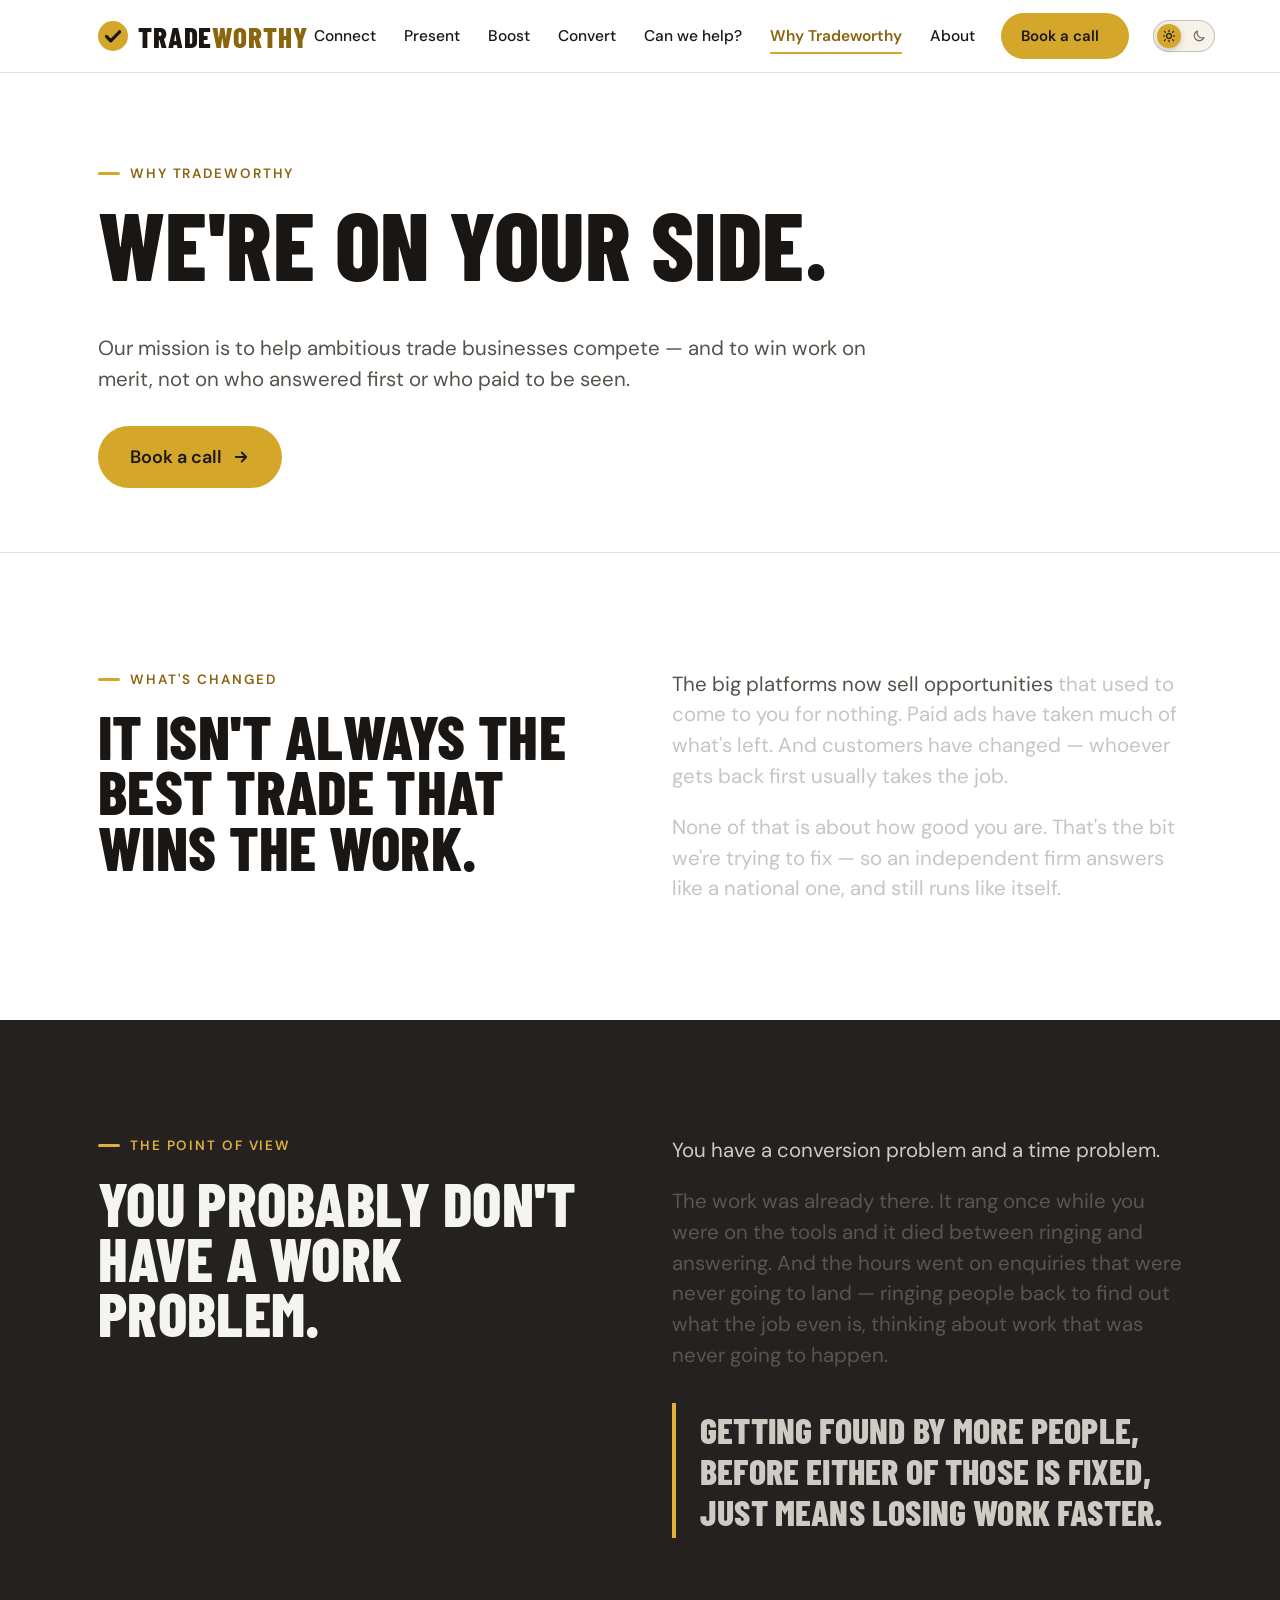
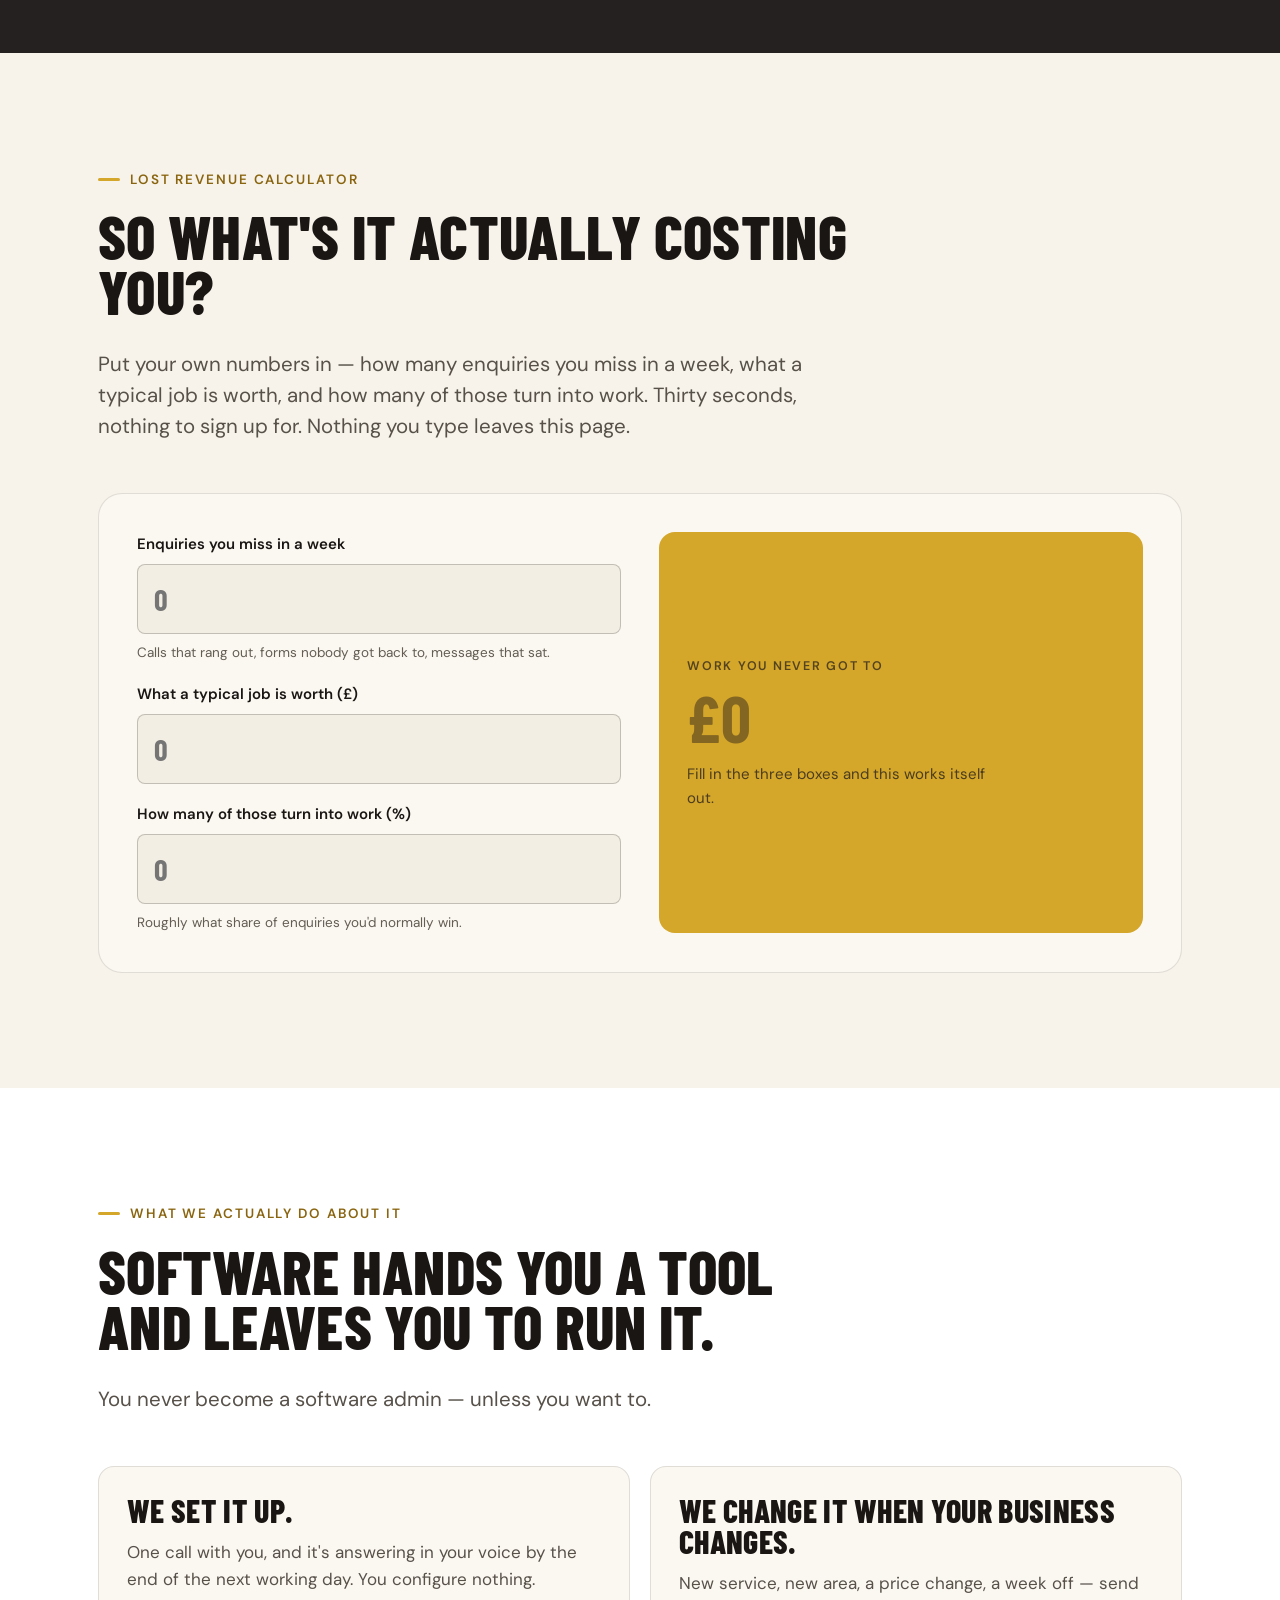
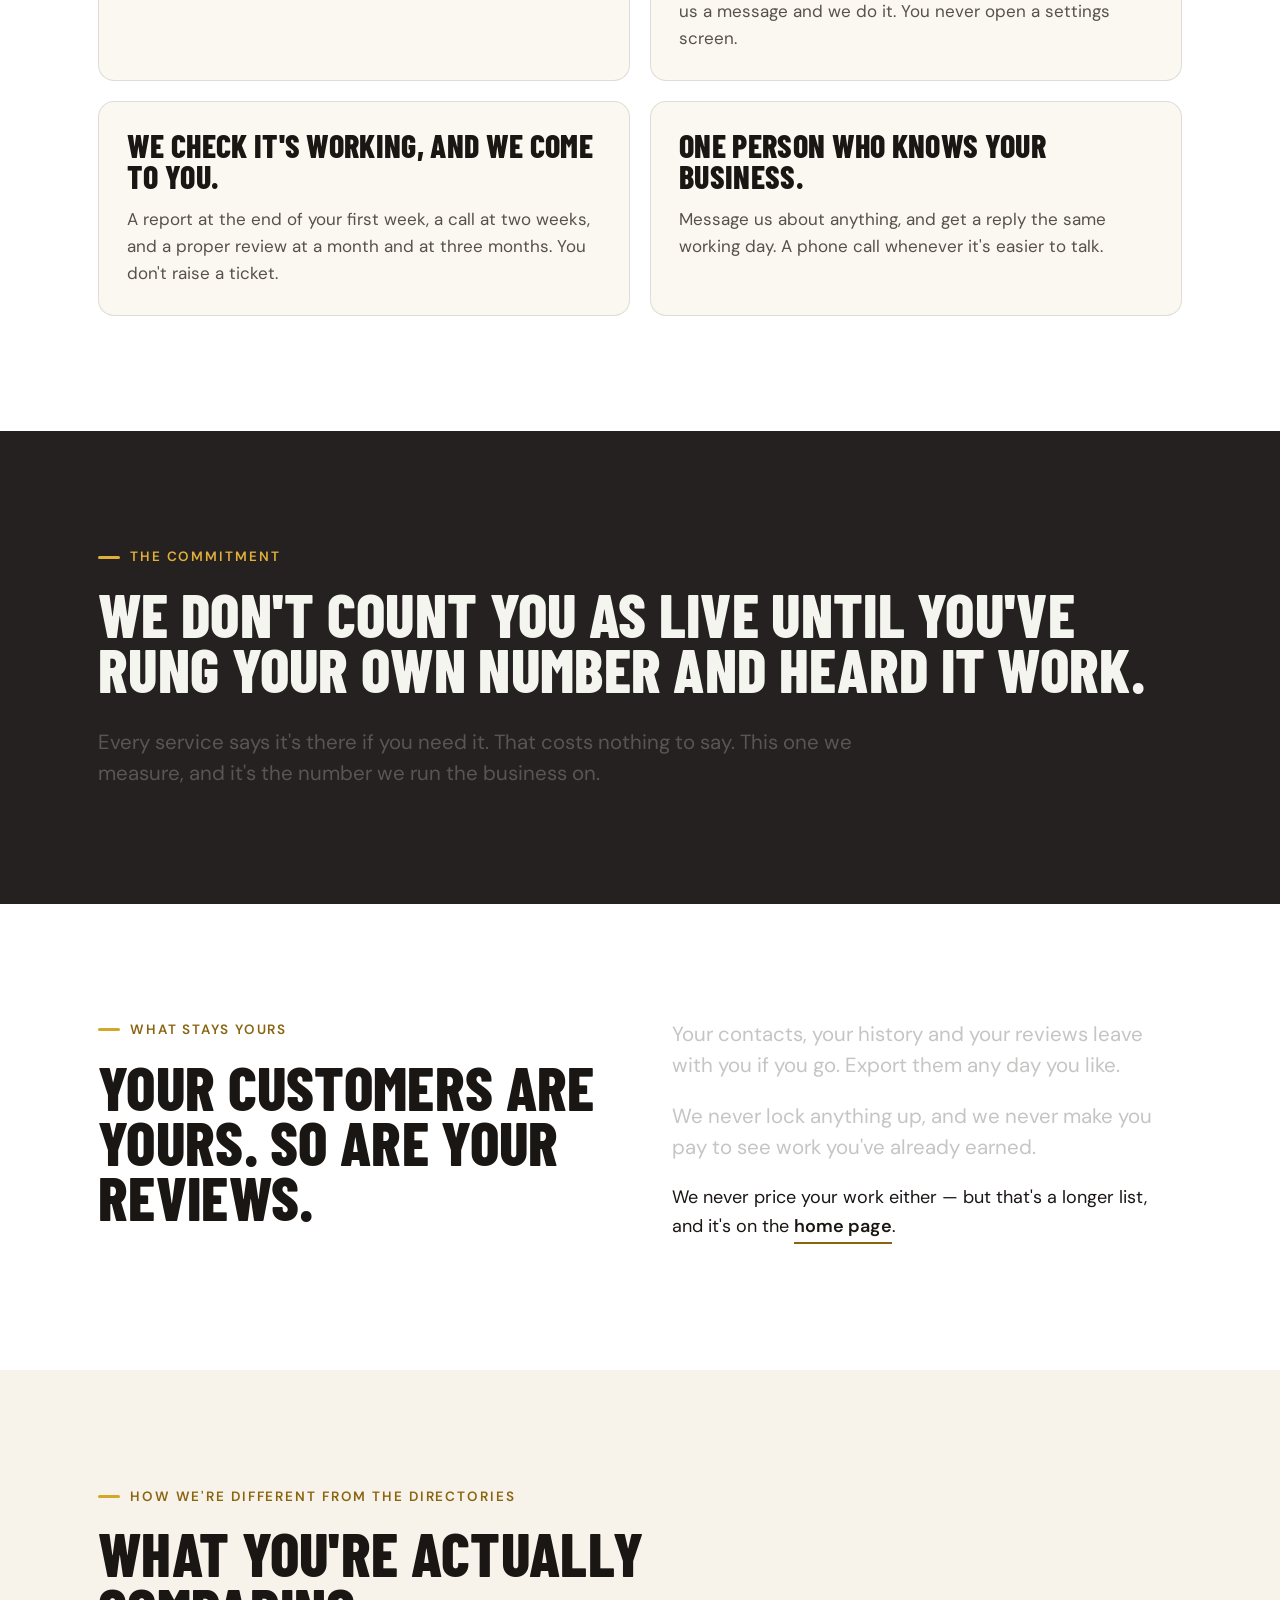
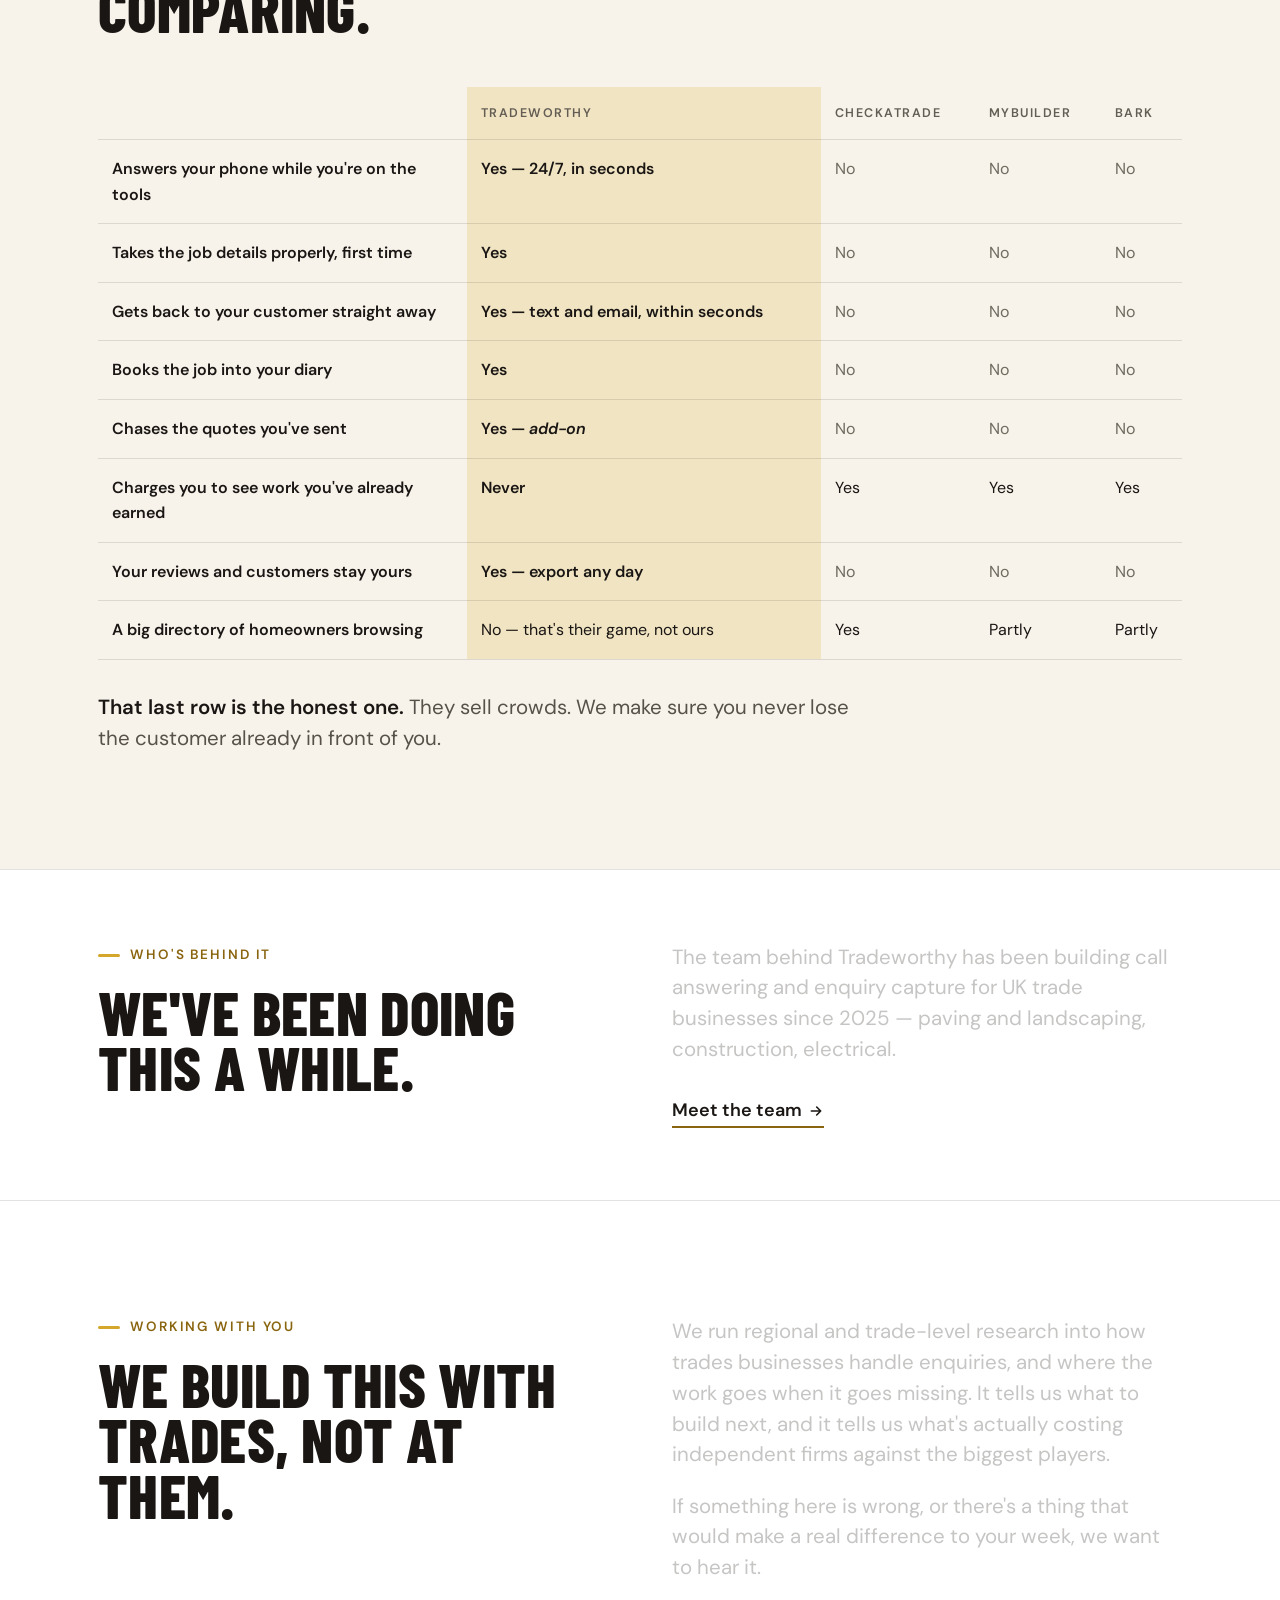
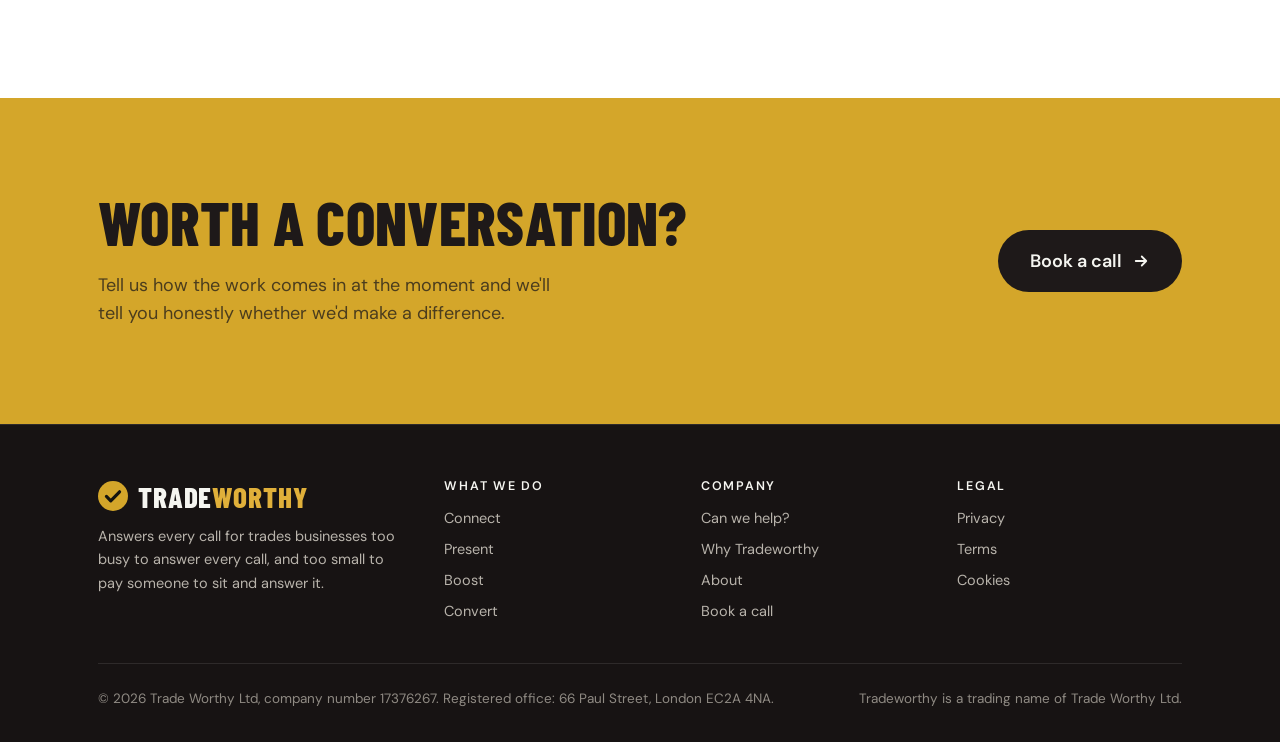
<file: why-tradeworthy.html>
<!doctype html>
<html lang="en-GB">
<head>
<meta charset="utf-8">
<meta name="viewport" content="width=device-width, initial-scale=1">
<script>(function(){try{var t=localStorage.getItem("tw-theme");if(t==="dark")document.documentElement.setAttribute("data-theme","dark")}catch(e){}})();</script>
<link rel="icon" href="/assets/favicon.svg" type="image/svg+xml">
<meta property="og:title" content="Why Tradeworthy"><meta property="og:description" content="We&#x27;re on your side. Our mission is to help ambitious trade businesses compete — and to win work on merit, not on who answered first or who paid to be seen."><meta property="og:type" content="website">
<meta name="theme-color" content="#ffffff">
<title>Why Tradeworthy</title>
<meta name="description" content="We&#x27;re on your side. Our mission is to help ambitious trade businesses compete — and to win work on merit, not on who answered first or who paid to be seen.">
<link rel="preconnect" href="https://fonts.googleapis.com"><link rel="preconnect" href="https://fonts.gstatic.com" crossorigin>
<link rel="stylesheet" href="https://fonts.googleapis.com/css2?family=Barlow+Condensed:wght@700;800&family=DM+Sans:wght@400;500;600;700&display=swap">
<link rel="stylesheet" href="/assets/site.css">
</head>
<body>
<a class="skip" href="#main">Skip to content</a>
<header class="site-header"><div class="wrap">
  <a class="logo" href="/" aria-label="Tradeworthy home"><svg class="mark" viewBox="0 0 32 32" aria-hidden="true"><circle cx="16" cy="16" r="16" fill="#d4a62a"/><path d="M9 16.5l4.6 4.6L23 11.5" fill="none" stroke="#15140f" stroke-width="3.4" stroke-linecap="round" stroke-linejoin="round"/></svg><span>TRADE<b>WORTHY</b></span></a>
  <button class="burger" aria-label="Menu" aria-expanded="false" aria-controls="nav"><svg viewBox="0 0 24 24" fill="none" stroke="currentColor" stroke-width="2" stroke-linecap="round"><path d="M4 7h16M4 12h16M4 17h16"/></svg></button>
  <button class="theme-toggle" type="button" role="switch" aria-checked="false" aria-label="Dark theme"><span class="tt-thumb" aria-hidden="true"></span><svg class="tt-i tt-sun" viewBox="0 0 24 24" fill="none" stroke="currentColor" stroke-width="2" stroke-linecap="round" aria-hidden="true"><circle cx="12" cy="12" r="4.2"/><path d="M12 2.4v2.2M12 19.4v2.2M4.2 4.2l1.6 1.6M18.2 18.2l1.6 1.6M2.4 12h2.2M19.4 12h2.2M4.2 19.8l1.6-1.6M18.2 5.8l1.6-1.6"/></svg><svg class="tt-i tt-moon" viewBox="0 0 24 24" fill="none" stroke="currentColor" stroke-width="2" stroke-linecap="round" stroke-linejoin="round" aria-hidden="true"><path d="M20.6 14.7A8.7 8.7 0 0 1 9.3 3.4a8.7 8.7 0 1 0 11.3 11.3z"/></svg></button>
  <nav class="nav" id="nav" aria-label="Main"><a href="/">Connect</a><a href="/present">Present</a><a href="/boost">Boost</a><a href="/convert">Convert</a><a href="/can-we-help">Can we help?</a><a href="/why-tradeworthy" aria-current="page">Why Tradeworthy</a><a href="/about">About</a><a class="btn btn-gold btn-sm" href="/book-a-call">Book a call <svg viewBox="0 0 24 24" fill="none" stroke="currentColor" stroke-width="2.4" stroke-linecap="round" stroke-linejoin="round" aria-hidden="true"><path d="M5 12h14M13 6l6 6-6 6"/></svg></a></nav>
</div></header>
<main id="main">

<!-- Copy: Outline › Why Tradeworthy (written 1 Sep, restructured 2 Sep 2026).
     GATES before this page ships (from Outline):
       • Calculator: opens at zero, no pre-loaded defaults, no benchmark claims, captures no details, "how many turn into work" wording — all built that way here.
       • Section 5 "One person who knows your business… reply the same working day" — the named support contact is not staffed (onboarding open item 6). Do not put in front of a customer until someone owns it.
       • Section 8: every competitor cell must be evidenced and re-checked when their terms change. Nobody has done that pass yet.
       • Quote chasing is marked "add-on" because it is Convert; if Convert folds into Connect, remove the marker. -->

<section class="page-hero">
  <div class="wrap">
    <p class="eyebrow">Why Tradeworthy</p>
    <h1>We're on your side.</h1>
    <p class="lead">Our mission is to help ambitious trade businesses compete — and to win work on merit, not on who answered first or who paid to be seen.</p>
    <p class="mt-2"><a class="btn btn-gold btn-lg" href="/book-a-call">Book a call <svg viewBox="0 0 24 24" fill="none" stroke="currentColor" stroke-width="2.4" stroke-linecap="round" stroke-linejoin="round" aria-hidden="true"><path d="M5 12h14M13 6l6 6-6 6"/></svg></a></p>
  </div>
</section>

<section>
  <div class="wrap">
    <div class="two">
      <div class="sticky">
        <p class="eyebrow pop">What's changed</p>
        <h2 class="pop">It isn't always the best trade that wins the work.</h2>
      </div>
      <div>
        <p class="lead reveal">The big platforms now sell opportunities that used to come to you for nothing. Paid ads have taken much of what's left. And customers have changed — whoever gets back first usually takes the job.</p>
        <p class="lead mt-1 reveal">None of that is about how good you are. <strong>That's the bit we're trying to fix — so an independent firm answers like a national one, and still runs like itself.</strong></p>
      </div>
    </div>
  </div>
</section>

<section class="dark">
  <div class="wrap">
    <div class="two">
      <div class="sticky">
        <p class="eyebrow pop">The point of view</p>
        <h2 class="pop">You probably don't have a work problem.</h2>
      </div>
      <div>
        <p class="lead pop">You have a conversion problem and a time problem.</p>
        <p class="lead mt-1 reveal">The work was already there. It rang once while you were on the tools and it died between ringing and answering. And the hours went on enquiries that were never going to land — ringing people back to find out what the job even is, thinking about work that was never going to happen.</p>
        <p class="pull mt-2 pop">Getting found by more people, before either of those is fixed, just means losing work faster.</p>
      </div>
    </div>
  </div>
</section>

<section id="calculator" class="stone">
  <div class="wrap">
    <div class="section-head">
      <p class="eyebrow pop">Lost revenue calculator</p>
      <h2 class="pop">So what's it actually costing you?</h2>
      <p class="lead pop">Put your own numbers in — how many enquiries you miss in a week, what a typical job is worth, and how many of those turn into work. Thirty seconds, nothing to sign up for. Nothing you type leaves this page.</p>
    </div>
    <div class="calc pop">
      <div class="inputs">
        <div class="field"><label for="c-missed">Enquiries you miss in a week</label><input id="c-missed" type="number" inputmode="numeric" min="0" max="500" step="1" placeholder="0"><span class="hint">Calls that rang out, forms nobody got back to, messages that sat.</span></div>
        <div class="field"><label for="c-value">What a typical job is worth (£)</label><input id="c-value" type="number" inputmode="numeric" min="0" step="10" placeholder="0"></div>
        <div class="field"><label for="c-win">How many of those turn into work (%)</label><input id="c-win" type="number" inputmode="numeric" min="0" max="100" step="1" placeholder="0"><span class="hint">Roughly what share of enquiries you'd normally win.</span></div>
      </div>
      <div class="result">
        <div class="label">Work you never got to</div>
        <div class="num empty" id="c-year">£0</div>
        <div class="sub" id="c-sub">Fill in the three boxes and this works itself out.</div>
        <div class="breakdown" id="c-break" hidden>
          <div><b id="c-month">£0</b> a month</div>
          <div><b id="c-jobs">0</b> jobs a year that went to someone else</div>
        </div>
      </div>
    </div>
  </div>
</section>

<section>
  <div class="wrap">
    <div class="section-head">
      <p class="eyebrow pop">What we actually do about it</p>
      <h2 class="pop">Software hands you a tool and leaves you to run it.</h2>
      <p class="lead pop">You never become a software admin — unless you want to.</p>
    </div>
    <div class="grid-2">
      <div class="card pop" style="--i:0"><h3>We set it up.</h3><p>One call with you, and it's answering in your voice by the end of the next working day. You configure nothing.</p></div>
      <div class="card pop" style="--i:1"><h3>We change it when your business changes.</h3><p>New service, new area, a price change, a week off — send us a message and we do it. You never open a settings screen.</p></div>
      <div class="card pop" style="--i:2"><h3>We check it's working, and we come to you.</h3><p>A report at the end of your first week, a call at two weeks, and a proper review at a month and at three months. You don't raise a ticket.</p></div>
      <div class="card pop" style="--i:3"><h3>One person who knows your business.</h3><p>Message us about anything, and get a reply the same working day. A phone call whenever it's easier to talk.</p></div>
    </div>
  </div>
</section>

<section class="dark">
  <div class="wrap">
    <p class="eyebrow pop">The commitment</p>
    <h2 class="pop" style="max-width:18em">We don't count you as live until you've rung your own number and heard it work.</h2>
    <p class="lead reveal" style="max-width:40em">Every service says it's there if you need it. That costs nothing to say. This one we measure, and it's the number we run the business on.</p>
  </div>
</section>

<section>
  <div class="wrap">
    <div class="two">
      <div class="sticky">
        <p class="eyebrow pop">What stays yours</p>
        <h2 class="pop">Your customers are yours. So are your reviews.</h2>
      </div>
      <div>
        <p class="lead reveal">Your contacts, your history and your reviews leave with you if you go. Export them any day you like.</p>
        <p class="lead mt-1 reveal">We never lock anything up, and we never make you pay to see work you've already earned.</p>
        <p class="mt-1 pop">We never price your work either — but that's a longer list, and it's on the <a href="/" class="textlink">home page</a>.</p>
      </div>
    </div>
  </div>
</section>

<section class="stone" id="compare">
  <div class="wrap">
    <div class="section-head">
      <p class="eyebrow pop">How we're different from the directories</p>
      <h2 class="pop">What you're actually comparing.</h2>
    </div>
    <div class="table-scroll pop">
      <table class="compare">
        <thead><tr><th></th><th class="tw">Tradeworthy</th><th>Checkatrade</th><th>MyBuilder</th><th>Bark</th></tr></thead>
        <tbody>
          <tr><td>Answers your phone while you're on the tools</td><td class="tw yes">Yes — 24/7, in seconds</td><td class="no">No</td><td class="no">No</td><td class="no">No</td></tr>
          <tr><td>Takes the job details properly, first time</td><td class="tw yes">Yes</td><td class="no">No</td><td class="no">No</td><td class="no">No</td></tr>
          <tr><td>Gets back to your customer straight away</td><td class="tw yes">Yes — text and email, within seconds</td><td class="no">No</td><td class="no">No</td><td class="no">No</td></tr>
          <tr><td>Books the job into your diary</td><td class="tw yes">Yes</td><td class="no">No</td><td class="no">No</td><td class="no">No</td></tr>
          <tr><td>Chases the quotes you've sent</td><td class="tw yes">Yes — <em>add-on</em></td><td class="no">No</td><td class="no">No</td><td class="no">No</td></tr>
          <tr><td>Charges you to see work you've already earned</td><td class="tw yes">Never</td><td>Yes</td><td>Yes</td><td>Yes</td></tr>
          <tr><td>Your reviews and customers stay yours</td><td class="tw yes">Yes — export any day</td><td class="no">No</td><td class="no">No</td><td class="no">No</td></tr>
          <tr><td>A big directory of homeowners browsing</td><td class="tw">No — that's their game, not ours</td><td>Yes</td><td>Partly</td><td>Partly</td></tr>
        </tbody>
      </table>
    </div>
    <p class="lead mt-2 pop"><strong>That last row is the honest one.</strong> They sell crowds. We make sure you never lose the customer already in front of you.</p>
  </div>
</section>

<section class="tight hairline-top">
  <div class="wrap">
    <div class="two mid">
      <div>
        <p class="eyebrow pop">Who's behind it</p>
        <h2 class="pop">We've been doing this a while.</h2>
      </div>
      <div>
        <p class="lead reveal">The team behind Tradeworthy has been building call answering and enquiry capture for UK trade businesses since 2025 — paving and landscaping, construction, electrical.</p>
        <p class="mt-2 pop"><a class="textlink" href="/about">Meet the team <svg viewBox="0 0 24 24" fill="none" stroke="currentColor" stroke-width="2.4" stroke-linecap="round" stroke-linejoin="round"><path d="M5 12h14M13 6l6 6-6 6"/></svg></a></p>
      </div>
    </div>
  </div>
</section>

<section class="hairline-top">
  <div class="wrap">
    <div class="two">
      <div class="sticky">
        <p class="eyebrow pop">Working with you</p>
        <h2 class="pop">We build this with trades, not at them.</h2>
      </div>
      <div>
        <p class="lead reveal">We run regional and trade-level research into how trades businesses handle enquiries, and where the work goes when it goes missing. It tells us what to build next, and it tells us what's actually costing independent firms against the biggest players.</p>
        <p class="lead mt-1 reveal">If something here is wrong, or there's a thing that would make a real difference to your week, we want to hear it.</p>
      </div>
    </div>
  </div>
</section>

</main>
<section class="cta-band" id="cta"><div class="wrap">
  <div class="pop"><h2>Worth a conversation?</h2><p>Tell us how the work comes in at the moment and we'll tell you honestly whether we'd make a difference.</p></div>
  <div class="actions pop" data-from="right"><a class="btn btn-gold btn-lg" href="/book-a-call">Book a call <svg viewBox="0 0 24 24" fill="none" stroke="currentColor" stroke-width="2.4" stroke-linecap="round" stroke-linejoin="round" aria-hidden="true"><path d="M5 12h14M13 6l6 6-6 6"/></svg></a></div>
</div></section>
<footer class="site-footer"><div class="wrap">
  <div class="top">
    <div>
      <a class="logo" href="/" aria-label="Tradeworthy home"><svg class="mark" viewBox="0 0 32 32" aria-hidden="true"><circle cx="16" cy="16" r="16" fill="#d4a62a"/><path d="M9 16.5l4.6 4.6L23 11.5" fill="none" stroke="#15140f" stroke-width="3.4" stroke-linecap="round" stroke-linejoin="round"/></svg><span>TRADE<b>WORTHY</b></span></a>
      <p>Answers every call for trades businesses too busy to answer every call, and too small to pay someone to sit and answer it.</p>
    </div>
    <div><h4>What we do</h4><ul>
      <li><a href="/">Connect</a></li><li><a href="/present">Present</a></li><li><a href="/boost">Boost</a></li><li><a href="/convert">Convert</a></li>
    </ul></div>
    <div><h4>Company</h4><ul>
      <li><a href="/can-we-help">Can we help?</a></li><li><a href="/why-tradeworthy">Why Tradeworthy</a></li><li><a href="/about">About</a></li><li><a href="/book-a-call">Book a call</a></li>
    </ul></div>
    <div><h4>Legal</h4><ul>
      <li><a href="/privacy">Privacy</a></li><li><a href="/terms">Terms</a></li><li><a href="/cookies">Cookies</a></li>
    </ul></div>
  </div>
  <div class="bottom">
    <p>&copy; <span class="year">2026</span> Trade Worthy Ltd, company number 17376267. Registered office: 66 Paul Street, London EC2A 4NA.</p>
    <p>Tradeworthy is a trading name of Trade Worthy Ltd.</p>
  </div>
</div></footer>
<script src="/assets/site.js" defer></script>
</body>
</html>
</file>
<file: assets/site.css>
/* Tradeworthy — site styles. Gold brand, static site, no build step required. */
/* ============================================================
   Design tokens. One palette, three scopes:
     :root                    — light theme (the default)
     :root[data-theme=dark]   — dark theme (opt in; remembered)
     .dark, .on-dark, …       — islands that stay dark in BOTH themes
                                (photo bands, product mockups, footer)
   Everything below this block reads tokens, never literals, so the
   two themes and the islands stay in step.
   ============================================================ */
:root{
  /* Type, rhythm, motion — the same in both themes */
  --display:"Barlow Condensed","Arial Narrow",Impact,sans-serif;
  --body:"DM Sans","Helvetica Neue",Arial,sans-serif;
  --max:1180px; --pad:clamp(20px,4vw,48px);
  --r:16px; --r-lg:24px;
  --ease:cubic-bezier(.2,.7,.2,1);

  /* Constants: gold reads as gold on either canvas, and these two
     never move because they sit on a surface that never moves. */
  --on-gold:#1e1919; --on-gold-rgb:30,25,25;   /* text on a gold fill */
  --on-dark-ink:#f5f5f0;                        /* text on a fixed dark fill or photo */
  --photo-scrim:20,17,17;                       /* scrim over photography */
  --ok:#2f7d4f;

  /* ---------- Light theme ---------- */
  color-scheme:light;
  --paper:#ffffff; --paper-rgb:255,255,255;
  --band:#f7f3ea;                               /* alternating section band */
  --stone:#fbf8f1; --stone-2:#f3eee3;           /* cards, elevated cards */
  --surface:#f7f3ea;                            /* inner panel */
  --sunk:#faf7f0; --sunk-2:#f2ede2;             /* recessed strips and insets */
  --raise:#f2ede2; --raise-2:#eae4d6;           /* mockup chrome */
  --ink:#1a1614; --ink-rgb:26,22,20;
  --ink-2:#f3eee3; --ink-3:#e6dfd0; --ink-hi:#000;
  --slate:#57514a; --mute:#6f695f; --mute-dark:#635d54;
  --line:rgba(26,22,20,.12); --line-2:rgba(26,22,20,.22);
  --gold:#d4a62a; --gold-2:#c9a227; --gold-hi:#e2b53a;
  --gold-text:#8a6510; --gold-dark:#8a6510;     /* gold that has to read as text */
  --gold-soft:rgba(212,166,42,.2);
  --sh-1:0 18px 40px -26px rgba(26,22,20,.32);
  --sh-2:0 40px 80px -34px rgba(26,22,20,.34);
  --sh-3:0 50px 100px -55px rgba(26,22,20,.42);
}

/* ---------- Dark theme ---------- */
:root[data-theme="dark"]{
  color-scheme:dark;
  --paper:#1e1919; --paper-rgb:30,25,25;
  --band:#231e1e;
  --stone:#262121; --stone-2:#2e2828;
  --surface:#221d1d;
  --sunk:#171313; --sunk-2:#1a1616;
  --raise:#2b2626; --raise-2:#302a2a;
  --ink:#f5f5f0; --ink-rgb:245,245,240;
  --ink-2:#262121; --ink-3:#342e2e; --ink-hi:#ffffff;
  --slate:#cfcbc4; --mute:#8f8a83; --mute-dark:#b8b3ab;
  --line:rgba(245,245,240,.1); --line-2:rgba(245,245,240,.22);
  --gold:#e0b03a; --gold-2:#d4a62a; --gold-hi:#f0c24a;
  --gold-text:#e0b03a; --gold-dark:#e0b03a;
  --gold-soft:rgba(224,176,58,.14);
  --sh-1:0 24px 48px -28px rgba(0,0,0,.7);
  --sh-2:0 50px 90px -30px rgba(0,0,0,.85);
  --sh-3:0 60px 120px -60px rgba(0,0,0,.9);
}

/* ---------- Dark islands ----------
   These carry the dark palette in both themes: the photography bands,
   the product mockups (they are screenshots of a dark app), the footer,
   and any section the page marked .dark. In light mode they give the
   page its rhythm; in dark mode they are simply the shades they were. */
.dark,.on-dark,.band,.cta-band.photo,.site-footer,.win,.tile,.race-shot,.phone,.callcard{
  color-scheme:dark;
  color:var(--ink);
  --paper:#1e1919; --paper-rgb:30,25,25;
  --band:#231e1e;
  --stone:#262121; --stone-2:#2e2828;
  --surface:#221d1d;
  --sunk:#171313; --sunk-2:#1a1616;
  --raise:#2b2626; --raise-2:#302a2a;
  --ink:#f5f5f0; --ink-rgb:245,245,240;
  --ink-2:#262121; --ink-3:#342e2e; --ink-hi:#ffffff;
  --slate:#cfcbc4; --mute:#8f8a83; --mute-dark:#b8b3ab;
  --line:rgba(245,245,240,.1); --line-2:rgba(245,245,240,.22);
  --gold:#e0b03a; --gold-2:#d4a62a; --gold-hi:#f0c24a;
  --gold-text:#e0b03a; --gold-dark:#e0b03a;
  --gold-soft:rgba(224,176,58,.14);
  --sh-1:0 24px 48px -28px rgba(0,0,0,.7);
  --sh-2:0 50px 90px -30px rgba(0,0,0,.85);
  --sh-3:0 60px 120px -60px rgba(0,0,0,.9);
}

/* ---------- Gold islands ----------
   A gold fill is the surface, so everything inside reads against gold
   rather than against the page. Saves restating a colour per element. */
.cta-band:not(.photo),.commit,.calc .result,.scr.gold .scr-body{
  color:var(--ink);
  --paper:#d4a62a; --paper-rgb:212,166,42;
  --ink:#1e1919; --ink-rgb:30,25,25;
  --slate:rgba(30,25,25,.78); --mute:rgba(30,25,25,.62); --mute-dark:rgba(30,25,25,.72);
  --line:rgba(30,25,25,.2); --line-2:rgba(30,25,25,.32);
  --gold-text:#1e1919; --gold-dark:#1e1919;
}

*{box-sizing:border-box}
[hidden]{display:none!important}
html{scroll-behavior:smooth;-webkit-text-size-adjust:100%}
@media (prefers-reduced-motion:reduce){html{scroll-behavior:auto}}
body{margin:0;background:var(--paper);color:var(--ink);font-family:var(--body);font-size:17px;line-height:1.6;font-weight:400;-webkit-font-smoothing:antialiased}
img,svg{max-width:100%;display:block}
a{color:inherit}
h1,h2,h3,h4{font-family:var(--display);font-weight:700;line-height:.98;letter-spacing:-.005em;margin:0 0 .5em}
h1{font-size:clamp(46px,6.6vw,88px);line-height:.94;letter-spacing:-.01em}
h2{font-size:clamp(36px,4.8vw,62px)}
h3{font-size:clamp(24px,2.4vw,30px);line-height:1.05}
h4{font-size:20px;line-height:1.15}
p{margin:0 0 1em}
p:last-child{margin-bottom:0}
.lead{font-size:clamp(19px,1.6vw,22px);line-height:1.5;color:var(--slate);max-width:38em}
.small{font-size:15px;color:var(--slate)}
strong{font-weight:600}
.wrap{max-width:var(--max);margin:0 auto;padding:0 var(--pad)}
.eyebrow{font-family:var(--body);font-weight:600;font-size:12.5px;letter-spacing:.14em;text-transform:uppercase;color:var(--gold-text);margin:0 0 18px;display:flex;align-items:center;gap:10px}
.eyebrow::before{content:"";width:22px;height:3px;background:var(--gold);border-radius:2px}
.dark .eyebrow{color:var(--gold-text)}
.gold{color:var(--gold-text)}
.dark .gold{color:var(--gold-text)}
.sr{position:absolute;width:1px;height:1px;overflow:hidden;clip:rect(0 0 0 0);white-space:nowrap}
.skip{position:absolute;left:-999px;top:8px;background:var(--gold);color:var(--on-gold);padding:8px 14px;border-radius:6px;z-index:100;font-weight:600}
.skip:focus{left:8px}

/* Buttons */
.btn{display:inline-flex;align-items:center;gap:10px;font-family:var(--body);font-weight:600;font-size:16px;line-height:1;padding:16px 24px;border-radius:8px;text-decoration:none;border:2px solid transparent;cursor:pointer;transition:transform .2s var(--ease),background .2s,color .2s,border-color .2s;white-space:nowrap}
.btn svg{width:18px;height:18px;transition:transform .25s var(--ease)}
.btn:hover svg{transform:translateX(4px)}
.btn:active{transform:translateY(1px)}
.btn-gold{background:var(--gold);color:var(--ink)}
.btn-gold:hover{background:var(--gold-hi)}
.btn-ink{background:var(--ink);color:var(--paper)}
.btn-ink:hover{background:var(--ink-3)}
.btn-line{background:transparent;color:var(--ink);border-color:var(--ink)}
.btn-line:hover{background:var(--ink);color:var(--paper)}
.dark .btn-line{color:var(--paper);border-color:rgba(var(--ink-rgb),.45)}
.dark .btn-line:hover{background:var(--paper);color:var(--ink);border-color:var(--paper)}
.btn-lg{padding:20px 30px;font-size:18px}
.btn-sm{padding:12px 18px;font-size:15px}
.textlink{font-weight:600;text-decoration:none;border-bottom:2px solid var(--gold);padding-bottom:1px;display:inline-flex;align-items:center;gap:6px}
.textlink svg{width:16px;height:16px;transition:transform .25s var(--ease)}
.textlink:hover svg{transform:translateX(3px)}

/* Header */
.site-header{position:sticky;top:0;z-index:50;background:rgba(var(--paper-rgb),.9);backdrop-filter:saturate(1.4) blur(10px);-webkit-backdrop-filter:saturate(1.4) blur(10px);border-bottom:1px solid var(--line)}
.site-header .wrap{display:flex;align-items:center;justify-content:space-between;height:72px;gap:24px}
.logo{display:inline-flex;align-items:center;gap:10px;text-decoration:none;font-family:var(--display);font-weight:800;font-size:27px;letter-spacing:.02em;line-height:1;color:var(--ink)}
.logo .mark{width:30px;height:30px;flex:none}
.logo span b{color:var(--gold-dark);font-weight:800}
.dark .logo span b,.site-footer .logo span b{color:var(--gold-text)}
.nav{display:flex;align-items:center;gap:4px}
.nav a:not(.btn){font-weight:500;font-size:15.5px;text-decoration:none;padding:10px 12px;border-radius:6px;color:var(--ink);position:relative}
.nav a{text-decoration:none;position:relative}
.nav a:hover{background:var(--stone)}
.nav a:not(.btn)[aria-current="page"]{color:var(--gold-text);font-weight:600}
.nav a:not(.btn)[aria-current="page"]::after{content:"";position:absolute;left:12px;right:12px;bottom:4px;height:2px;background:var(--gold);border-radius:2px}
.nav .btn{margin-left:10px}
.burger{display:none;background:none;border:0;padding:8px;cursor:pointer;color:var(--ink)}
.burger svg{width:28px;height:28px}
@media (max-width:1040px){
  .nav a:not(.btn){font-size:14.5px;padding:8px 8px}
}
@media (max-width:900px){
  .nav{display:none;position:absolute;left:0;right:0;top:72px;background:var(--paper);border-bottom:1px solid var(--line);flex-direction:column;align-items:stretch;padding:12px var(--pad) 20px;gap:2px;box-shadow:var(--sh-2)}
  .nav.open{display:flex}
  .nav a:not(.btn){font-size:18px;padding:12px 10px}
  .nav a:not(.btn)[aria-current="page"]::after{display:none}
  .nav .btn{margin:12px 0 0;justify-content:center}
  .burger{display:inline-flex}
}

/* Sections */
section{padding:clamp(64px,9vw,120px) 0}
section.tight{padding:clamp(40px,6vw,72px) 0}
.dark{background:var(--ink);color:var(--paper)}
.dark .lead,.dark .small{color:var(--mute-dark)}
.dark p{color:var(--slate)}
.stone{background:var(--stone)}
.sheet{background:var(--ink);color:var(--paper);border-radius:var(--r-lg);padding:clamp(36px,5vw,72px)}
.sheet p{color:var(--slate)}
.sheet .lead{color:var(--mute-dark)}
.rule{height:1px;background:var(--line);border:0;margin:0}
.dark .rule{background:rgba(var(--ink-rgb),.14)}
.hairline-top{border-top:1px solid var(--line)}
.two{display:grid;grid-template-columns:1fr 1fr;gap:clamp(32px,5vw,72px);align-items:start}
.two.mid{align-items:center}
.two .sticky{position:sticky;top:96px}
@media (max-width:820px){.two{grid-template-columns:1fr}.two .sticky{position:static}}
.grid-3{display:grid;grid-template-columns:repeat(3,1fr);gap:20px}
.grid-2{display:grid;grid-template-columns:repeat(2,1fr);gap:20px}
.grid-4{display:grid;grid-template-columns:repeat(4,1fr);gap:20px}
@media (max-width:980px){.grid-3,.grid-4{grid-template-columns:repeat(2,1fr)}}
@media (max-width:600px){.grid-3,.grid-2,.grid-4{grid-template-columns:1fr}}
.section-head{max-width:760px;margin-bottom:clamp(32px,4vw,56px)}
.section-head.center{margin-left:auto;margin-right:auto;text-align:center}
.section-head.center .eyebrow{justify-content:center}
.prose{max-width:680px}
.prose p{margin-bottom:1.1em}
.prose h3{margin-top:1.8em}
.prose ul{padding-left:1.2em}
.prose li{margin-bottom:.5em}
.prose li::marker{color:var(--gold-dark)}

/* Cards */
.card{background:var(--stone);border:1px solid var(--line);border-radius:var(--r);padding:28px;position:relative;transition:transform .35s var(--ease),border-color .3s,box-shadow .35s var(--ease)}
.card:hover{transform:translateY(-3px);border-color:var(--line-2);box-shadow:0 18px 36px -24px rgba(21,20,15,.3)}
.card.form:hover{transform:none;box-shadow:none;border-color:var(--line)}
.card p.eyebrow{color:var(--gold-text)}
.card.dark p.eyebrow{color:var(--gold-text)}
.card h3{margin-bottom:.4em}
.card p{color:var(--slate);font-size:16px}
.card .num{font-family:var(--display);font-weight:700;font-size:15px;letter-spacing:.06em;color:var(--gold-text);margin-bottom:14px}
.card.dark{background:var(--ink-2);border-color:rgba(var(--ink-rgb),.1);color:var(--paper)}
.card.dark p{color:var(--mute-dark)}
.card.stone{background:var(--stone);border-color:transparent}
.card .icon{width:44px;height:44px;border-radius:10px;background:var(--gold-soft);display:grid;place-items:center;margin-bottom:18px;color:var(--gold-text)}
.card .icon svg{width:24px;height:24px}
.card.dark .icon{background:var(--gold-soft);color:var(--gold-text)}
.tag{display:inline-block;font-size:12.5px;font-weight:600;letter-spacing:.08em;text-transform:uppercase;padding:6px 10px;border-radius:6px;background:var(--gold-soft);color:var(--gold-text)}
.dark .tag{background:var(--gold-soft);color:var(--gold-text)}

/* Big statement */
.statement{font-family:var(--display);font-weight:600;font-size:clamp(28px,3.6vw,46px);line-height:1.08;letter-spacing:-.005em;max-width:24em}
.statement em{font-style:normal;color:var(--gold-text)}
.light .statement em{color:var(--gold-text)}

/* Steps */
.steps{list-style:none;margin:0;padding:0;counter-reset:s;display:grid;gap:0}
.steps li{display:grid;grid-template-columns:72px 1fr;gap:20px;padding:26px 0;border-top:1px solid var(--line);position:relative}
.steps li:last-child{border-bottom:1px solid var(--line)}
.dark .steps li{border-color:rgba(var(--ink-rgb),.14)}
.steps li::before{counter-increment:s;content:counter(s,decimal-leading-zero);font-family:var(--display);font-weight:700;font-size:40px;line-height:1;color:var(--gold-text);letter-spacing:-.02em}
.steps.light li::before,.light .steps li::before{color:var(--gold-2)}
.steps h3{margin-bottom:.3em}
.steps p{max-width:56ch}
.dark .steps p{color:var(--mute-dark)}

/* Fact strip */
.facts{display:grid;grid-template-columns:repeat(3,1fr);gap:20px}
@media (max-width:760px){.facts{grid-template-columns:1fr}}
.fact{padding:26px 0 0;border-top:3px solid var(--gold)}
.fact .big{font-family:var(--display);font-weight:700;font-size:clamp(44px,5vw,64px);line-height:1;letter-spacing:-.01em;margin-bottom:8px}
.fact .big small{font-size:.55em;letter-spacing:0;font-weight:600;margin-left:4px}
.fact p{color:var(--slate);font-size:16px;max-width:30ch}
.dark .fact p{color:var(--mute-dark)}

/* Check lists */
.checks{list-style:none;padding:0;margin:0;display:grid;gap:12px}
.checks li{display:grid;grid-template-columns:26px 1fr;gap:12px;align-items:start}
.checks li::before{content:"";width:22px;height:22px;margin-top:3px;background:url("data:image/svg+xml;utf8,<svg xmlns='http://www.w3.org/2000/svg' viewBox='0 0 24 24'><circle cx='12' cy='12' r='12' fill='%23d4a62a'/><path d='M7 12.5l3.2 3.2L17 9' stroke='%2315140f' stroke-width='2.6' fill='none' stroke-linecap='round' stroke-linejoin='round'/></svg>") center/contain no-repeat}
.checks.x li::before{background-image:url("data:image/svg+xml;utf8,<svg xmlns='http://www.w3.org/2000/svg' viewBox='0 0 24 24'><circle cx='12' cy='12' r='12' fill='%23c9c1ae'/><path d='M8 8l8 8M16 8l-8 8' stroke='%2315140f' stroke-width='2.6' stroke-linecap='round'/></svg>")}

/* Quote / pull */
.pull{border-left:4px solid var(--gold);padding:6px 0 6px 24px;font-family:var(--display);font-weight:600;font-size:clamp(24px,2.6vw,32px);line-height:1.15;max-width:26em}
.dark .pull{border-color:var(--gold-text)}

/* FAQ */
.faq{border-top:1px solid var(--line)}
.faq details{border-bottom:1px solid var(--line)}
.faq summary{cursor:pointer;list-style:none;display:flex;justify-content:space-between;align-items:center;gap:20px;padding:22px 0;font-family:var(--display);font-weight:600;font-size:24px;line-height:1.1}
.faq summary::-webkit-details-marker{display:none}
.faq summary::after{content:"+";font-weight:500;font-size:30px;color:var(--gold-dark);flex:none;transition:transform .3s var(--ease)}
.faq details[open] summary::after{transform:rotate(45deg)}
.faq .a{padding:0 0 26px;max-width:64ch;color:var(--slate)}

/* CTA band */
.cta-band{background:var(--ink);color:var(--paper);padding:clamp(56px,8vw,96px) 0}
.cta-band .wrap{display:grid;grid-template-columns:1.3fr 1fr;gap:40px;align-items:center}
@media (max-width:820px){.cta-band .wrap{grid-template-columns:1fr}}
.cta-band h2{margin-bottom:.35em}
.cta-band p{color:var(--mute-dark);max-width:40ch}
.cta-band .actions{display:flex;gap:14px;flex-wrap:wrap;justify-content:flex-end}
@media (max-width:820px){.cta-band .actions{justify-content:flex-start}}

/* Footer */
.site-footer{background:var(--ink-2);color:var(--mute-dark);padding:56px 0 32px;font-size:14.5px;border-top:1px solid rgba(var(--ink-rgb),.08)}
.site-footer .top{display:grid;grid-template-columns:1.4fr 1fr 1fr 1fr;gap:32px;padding-bottom:40px;border-bottom:1px solid rgba(var(--ink-rgb),.1)}
@media (max-width:820px){.site-footer .top{grid-template-columns:1fr 1fr}}
@media (max-width:520px){.site-footer .top{grid-template-columns:1fr}}
.site-footer .logo{color:var(--paper);margin-bottom:14px}
.site-footer h4{color:var(--paper);font-family:var(--body);font-size:12.5px;letter-spacing:.14em;text-transform:uppercase;margin-bottom:14px;font-weight:600}
.site-footer ul{list-style:none;margin:0;padding:0;display:grid;gap:8px}
.site-footer a{text-decoration:none;color:var(--mute-dark)}
.site-footer a:hover{color:var(--gold-text)}
.site-footer .bottom{display:flex;justify-content:space-between;gap:20px;flex-wrap:wrap;padding-top:24px;font-size:13.5px;color:var(--mute)}
.site-footer .bottom p{margin:0}

/* Hero */
.hero{padding:clamp(56px,8vw,112px) 0 clamp(48px,6vw,88px);overflow:hidden;position:relative}
.hero .wrap{display:grid;grid-template-columns:1.15fr .85fr;gap:clamp(32px,5vw,72px);align-items:center}
@media (max-width:900px){.hero .wrap{grid-template-columns:1fr}}
.hero h1{margin-bottom:.35em}
.hero h1 .w{display:inline-block;overflow:hidden;vertical-align:bottom}
.hero h1 .w span{display:inline-block;transform:translateY(110%);animation:rise .9s var(--ease) forwards}
.hero h1 .w:nth-child(2) span{animation-delay:.06s}.hero h1 .w:nth-child(3) span{animation-delay:.12s}.hero h1 .w:nth-child(4) span{animation-delay:.18s}.hero h1 .w:nth-child(5) span{animation-delay:.24s}.hero h1 .w:nth-child(6) span{animation-delay:.3s}.hero h1 .w:nth-child(7) span{animation-delay:.36s}.hero h1 .w:nth-child(8) span{animation-delay:.42s}.hero h1 .w:nth-child(9) span{animation-delay:.48s}.hero h1 .w:nth-child(10) span{animation-delay:.54s}.hero h1 .w:nth-child(11) span{animation-delay:.6s}.hero h1 .w:nth-child(12) span{animation-delay:.66s}
@keyframes rise{to{transform:translateY(0)}}
.hero .lead{margin-bottom:28px;opacity:0;animation:fadeup .8s var(--ease) .5s forwards}
.hero .actions{display:flex;gap:14px;flex-wrap:wrap;align-items:center;opacity:0;animation:fadeup .8s var(--ease) .7s forwards}
.hero .sub{margin-top:22px;font-size:15px;color:var(--slate);opacity:0;animation:fadeup .8s var(--ease) .9s forwards}
@keyframes fadeup{from{opacity:0;transform:translateY(14px)}to{opacity:1;transform:none}}
.hero h1 em{font-style:normal;color:var(--gold-dark);position:relative}
.hero-art{position:relative;opacity:0;animation:fadeup 1s var(--ease) .35s forwards}

/* Page hero (inner pages) */
.page-hero{padding:clamp(56px,7vw,96px) 0 clamp(40px,5vw,64px);border-bottom:1px solid var(--line)}
.page-hero h1{font-size:clamp(42px,6vw,78px);max-width:12em}
.page-hero .lead{max-width:40em}
.page-hero.dark{border-color:rgba(var(--ink-rgb),.1)}

/* Reveal on scroll */
html.js .pop{opacity:0;transform:translateY(22px);transition:opacity .7s var(--ease),transform .8s var(--ease);transition-delay:calc(var(--i,0)*90ms)}
html.js .pop[data-from="left"]{transform:translateX(-26px)}
html.js .pop[data-from="right"]{transform:translateX(26px)}
html.js .pop.in{opacity:1;transform:none}
@media (prefers-reduced-motion:reduce){html.js .pop{opacity:1;transform:none;transition:none}.hero h1 .w span,.hero .lead,.hero .actions,.hero .sub,.hero-art{animation:none;opacity:1;transform:none}}

/* Word reveal (paragraph scroll-typing) */
.reveal .rw{color:var(--line-2);transition:color .25s}
.reveal .rw.on{color:inherit}
.dark .reveal .rw{color:rgba(var(--ink-rgb),.28)}
.dark .reveal .rw.on{color:inherit}

/* Call card illustration */
.callcard{background:var(--ink);color:var(--paper);border-radius:20px;padding:28px;box-shadow:0 40px 80px -40px rgba(21,20,15,.5);position:relative;max-width:470px;margin-left:auto}
@media (max-width:900px){.callcard{margin:0 auto}.callcard .stamp{right:-6px;bottom:-10px;width:66px;height:66px;font-size:10px}}
.callcard .row{display:flex;align-items:center;gap:14px}
.callcard .avatar{width:48px;height:48px;border-radius:50%;background:var(--ink-3);display:grid;place-items:center;position:relative;flex:none}
.callcard .avatar svg{width:22px;height:22px;color:var(--gold)}
.callcard .avatar::after{content:"";position:absolute;inset:-6px;border-radius:50%;border:2px solid var(--gold);opacity:0;animation:ring 2.4s ease-out infinite}
@keyframes ring{0%{transform:scale(.8);opacity:.9}70%{transform:scale(1.35);opacity:0}100%{opacity:0}}
.callcard .who{font-weight:600;font-size:17px}
.callcard .what{font-size:13.5px;color:var(--mute-dark)}
.callcard .timer{margin-left:auto;font-family:var(--display);font-weight:700;font-size:30px;line-height:1;color:var(--gold-text);min-width:64px;text-align:right;font-variant-numeric:tabular-nums}
.callcard .timer small{font-size:.5em;font-weight:600;color:var(--mute-dark);margin-left:2px}
.callcard .line{height:1px;background:rgba(var(--ink-rgb),.12);margin:20px 0}
.callcard .items{display:grid;gap:10px}
.callcard .item{display:flex;align-items:center;gap:12px;font-size:15px;color:var(--mute-dark);opacity:.35;transition:opacity .5s,color .5s}
.callcard .item.on{opacity:1;color:var(--paper)}
.callcard .item .dot{width:20px;height:20px;border-radius:50%;border:2px solid rgba(var(--ink-rgb),.25);display:grid;place-items:center;flex:none;transition:background .4s,border-color .4s}
.callcard .item.on .dot{background:var(--gold);border-color:var(--gold-text)}
.callcard .item .dot svg{width:11px;height:11px;color:var(--ink);opacity:0;transition:opacity .3s}
.callcard .item.on .dot svg{opacity:1}
.callcard .foot{margin-top:20px;padding:12px 14px;border-radius:10px;background:rgba(212,166,42,.12);color:var(--gold-text);font-size:14px;font-weight:600;display:flex;align-items:center;gap:10px;opacity:0;transform:translateY(6px);transition:opacity .5s,transform .5s}
.callcard .foot.on{opacity:1;transform:none}
.callcard .foot svg{width:18px;height:18px}
.callcard .stamp{position:absolute;bottom:-18px;right:-18px;width:74px;height:74px;border-radius:50%;background:var(--gold);color:var(--ink);display:grid;place-items:center;font-family:var(--display);font-weight:800;font-size:11px;letter-spacing:.08em;text-align:center;line-height:1.05;transform:rotate(8deg);box-shadow:0 10px 20px -8px rgba(0,0,0,.4)}

/* Ticker */
.ticker{border-top:1px solid var(--line);border-bottom:1px solid var(--line);padding:14px 0;overflow:hidden;background:var(--stone);white-space:nowrap}
.ticker .track{display:inline-flex;gap:0;animation:tick 60s linear infinite}
.ticker:hover .track{animation-play-state:paused}
.ticker span{display:inline-flex;align-items:center;gap:18px;padding:0 18px;font-family:var(--display);font-weight:600;font-size:18px;letter-spacing:.02em;text-transform:uppercase;color:var(--slate)}
.ticker span::after{content:"";width:8px;height:8px;border-radius:50%;background:var(--gold)}
@keyframes tick{to{transform:translateX(-50%)}}
@media (prefers-reduced-motion:reduce){.ticker .track{animation:none}}

/* Compare table */
.compare{width:100%;border-collapse:collapse;font-size:16px}
.compare th,.compare td{padding:16px 14px;text-align:left;border-bottom:1px solid var(--line);vertical-align:top}
.compare th{font-family:var(--body);font-size:12.5px;letter-spacing:.12em;text-transform:uppercase;color:var(--slate);font-weight:600}
.compare td:first-child{font-weight:600}
.compare .tw{background:var(--gold-soft)}
.table-scroll{overflow-x:auto}

/* Form */
.form{display:grid;gap:18px}
.form .row2{display:grid;grid-template-columns:1fr 1fr;gap:18px}
@media (max-width:560px){.form .row2{grid-template-columns:1fr}}
.field{display:grid;gap:8px}
.field label{font-weight:600;font-size:15px}
.field .hint{font-size:13.5px;color:var(--slate)}
.field input,.field select,.field textarea{font:inherit;font-size:16px;padding:14px 16px;border:1.5px solid var(--line-2);border-radius:8px;background:var(--stone-2);color:var(--ink);width:100%}
.field input:focus,.field select:focus,.field textarea:focus{outline:none;border-color:var(--gold-dark);box-shadow:0 0 0 4px rgba(212,166,42,.22)}
.field textarea{min-height:110px;resize:vertical}
.chips{display:flex;flex-wrap:wrap;gap:8px}
.chips label{position:relative}
.chips input{position:absolute;opacity:0;inset:0}
.chips span{display:inline-block;padding:10px 14px;border:1.5px solid var(--line-2);border-radius:999px;font-size:15px;font-weight:500;cursor:pointer;background:var(--stone-2);transition:background .2s,border-color .2s}
.chips input:checked+span{background:var(--ink);color:var(--paper);border-color:var(--ink)}
.chips input:focus-visible+span{box-shadow:0 0 0 4px rgba(212,166,42,.3)}
.form .consent{font-size:14px;color:var(--slate);display:grid;grid-template-columns:22px 1fr;gap:10px;align-items:start}
.form .consent input{width:18px;height:18px;margin-top:3px;accent-color:var(--gold-dark)}
.form-ok{background:var(--stone);border-radius:var(--r);padding:32px;text-align:center}
.form-ok h3{margin-bottom:.3em}
.ghl-embed{border:1px solid var(--line);border-radius:var(--r);overflow:hidden;background:var(--stone);min-height:560px}
.ghl-embed iframe{width:100%;min-height:760px;border:0;display:block}
.honey{position:absolute;left:-9999px}

/* Legal */
.legal{max-width:760px}
.legal h2{font-size:clamp(26px,3vw,34px);margin-top:1.6em}
.legal h3{font-size:22px;margin-top:1.4em}
.legal p,.legal li{color:var(--slate)}
.legal table{border-collapse:collapse;width:100%;font-size:15px}
.legal th,.legal td{border:1px solid var(--line);padding:10px 12px;text-align:left;vertical-align:top}
.legal th{background:var(--stone);font-weight:600;color:var(--ink)}
.updated{font-size:14px;color:var(--mute)}
.notice{background:var(--gold-soft);border-left:4px solid var(--gold);padding:14px 18px;border-radius:0 8px 8px 0;font-size:15px;color:var(--gold-text)}

/* Utilities */
.mt-0{margin-top:0}.mt-1{margin-top:16px}.mt-2{margin-top:32px}.mt-3{margin-top:48px}.mb-2{margin-bottom:32px}
.center{text-align:center}
.maxw{max-width:64ch}
.hide-sm{display:initial}@media (max-width:600px){.hide-sm{display:none}}

/* Sting picker (Can we help?) */
.stings{display:grid;grid-template-columns:repeat(3,1fr);gap:14px}
@media (max-width:900px){.stings{grid-template-columns:repeat(2,1fr)}}
@media (max-width:560px){.stings{grid-template-columns:1fr}}
.sting{font:inherit;font-family:var(--display);font-weight:600;font-size:clamp(21px,1.8vw,25px);line-height:1.15;text-align:left;padding:24px 22px;background:var(--stone);border:1.5px solid var(--line-2);border-radius:var(--r);cursor:pointer;color:var(--ink);transition:transform .25s var(--ease),border-color .2s,background .2s,color .2s;min-height:110px}
.sting:hover{transform:translateY(-3px);border-color:var(--ink)}
.sting:focus-visible{outline:none;box-shadow:0 0 0 4px rgba(212,166,42,.35)}
.sting[aria-pressed="true"]{background:var(--ink);color:var(--paper);border-color:var(--ink)}
.sting-answer{margin-top:18px;display:grid;grid-template-columns:48px 1fr;gap:16px;align-items:start;background:var(--gold-soft);border-radius:var(--r);padding:24px 26px;animation:fadeup .4s var(--ease)}
.sting-answer .arrow{font-family:var(--display);font-weight:700;font-size:40px;line-height:1;color:var(--gold-text)}
.sting-answer .what{font-family:var(--display);font-weight:600;font-size:clamp(22px,2.2vw,28px);line-height:1.15;margin-bottom:14px}
.sting-answer .what em{font-style:normal;color:var(--gold-text)}
.sting-answer .acts{display:flex;gap:10px;flex-wrap:wrap}

/* Calculator (Why Tradeworthy) */
.calc{background:var(--stone);border:1px solid var(--line);border-radius:var(--r-lg);padding:clamp(24px,3vw,40px);display:grid;grid-template-columns:1fr 1fr;gap:clamp(24px,3vw,40px)}
@media (max-width:760px){.calc{grid-template-columns:1fr}}
.calc .inputs{display:grid;gap:18px}
.calc .field input{font-family:var(--display);font-weight:600;font-size:26px;padding:10px 16px}
.calc .result{background:var(--ink);color:var(--paper);border-radius:var(--r);padding:28px;display:flex;flex-direction:column;justify-content:center}
.calc .result .label{font-size:12.5px;letter-spacing:.14em;text-transform:uppercase;color:var(--gold-text);font-weight:600;margin-bottom:10px}
.calc .result .num{font-family:var(--display);font-weight:700;font-size:clamp(48px,5vw,72px);line-height:1;letter-spacing:-.01em;font-variant-numeric:tabular-nums}
.calc .result .num.empty{color:var(--mute-dark)}
.calc .result .sub{color:var(--mute-dark);font-size:15px;margin-top:12px;max-width:30ch}
.calc .result .breakdown{margin-top:18px;padding-top:16px;border-top:1px solid rgba(var(--ink-rgb),.14);font-size:14.5px;color:var(--mute-dark);display:grid;gap:4px}
.calc .result .breakdown b{color:var(--paper);font-weight:600}

/* Compare table (Why Tradeworthy) */
.compare th.tw,.compare td.tw{background:var(--gold-soft)}
.compare td.yes{font-weight:600}
.compare td.no{color:var(--mute)}
.compare th:first-child{width:34%}

/* People (About) */
.people{display:grid;grid-template-columns:repeat(3,1fr);gap:20px}
@media (max-width:820px){.people{grid-template-columns:1fr}}
.person{border-top:3px solid var(--gold);padding-top:20px}
.person .photo{aspect-ratio:1/1;background:var(--stone);border-radius:var(--r);display:grid;place-items:center;color:var(--mute);font-size:13px;letter-spacing:.1em;text-transform:uppercase;margin-bottom:18px;border:1px dashed var(--line-2)}
.person h3{margin-bottom:.15em}
.person .role{color:var(--gold-text);font-weight:600;font-size:14px;letter-spacing:.06em;text-transform:uppercase;margin-bottom:12px}
.person p{color:var(--slate);font-size:16px}
.person .todo{color:var(--mute);font-style:italic}

/* Phone illustration (home, prop 4) */
.phone{background:var(--ink);color:var(--paper);border-radius:28px;padding:22px 18px;max-width:360px;margin:0 auto;box-shadow:0 40px 80px -40px rgba(21,20,15,.5);border:6px solid var(--ink-3)}
.phone-top{display:flex;justify-content:space-between;align-items:center;font-family:var(--display);font-weight:700;font-size:22px;padding:6px 6px 16px}
.phone-dot{width:10px;height:10px;border-radius:50%;background:var(--gold);box-shadow:0 0 0 4px rgba(212,166,42,.2)}
.job{display:flex;justify-content:space-between;align-items:center;gap:12px;padding:14px 14px;border-radius:12px;background:var(--ink-2);margin-bottom:8px;border:1px solid rgba(var(--ink-rgb),.06)}
.job.urgent{border-color:rgba(212,166,42,.5)}
.job-l{display:grid;gap:2px}
.job-l b{font-weight:600;font-size:15.5px}
.job-l span{font-size:13px;color:var(--mute-dark)}
.job-tag{font-size:11.5px;font-weight:600;letter-spacing:.08em;text-transform:uppercase;padding:6px 9px;border-radius:6px;background:var(--gold);color:var(--ink);white-space:nowrap}
.job-tag.ok{background:rgba(var(--ink-rgb),.12);color:var(--mute-dark)}
.phone-foot{font-size:12.5px;color:var(--mute-dark);text-align:center;padding:14px 6px 4px}
.dark .person p{color:var(--mute-dark)}
.dark .person .role{color:var(--gold-text)}
.dark .person .photo{background:var(--ink-2);border-color:rgba(var(--ink-rgb),.22);color:var(--mute-dark)}
.dark .person .todo{color:var(--mute)}

/* Tradeworthy — Theme B "Flow": warm-black canvas, heavy condensed uppercase display, gold organic blob behind layered UI windows.
   Loaded after site.css; overrides tokens and the rules that used literal colours. */
body{background:var(--paper);color:var(--ink);font-family:var(--body);font-size:18px;line-height:1.6}
h1,h2,h3,h4{font-family:var(--display);font-weight:800;text-transform:uppercase;letter-spacing:.005em;line-height:.92}
h1{font-size:clamp(64px,9.6vw,136px);line-height:.88}
h2{font-size:clamp(40px,5.6vw,78px);line-height:.9}
h3{font-size:clamp(26px,2.5vw,34px);line-height:.98;letter-spacing:.01em}
h4{font-size:20px}
.lead{color:var(--slate);font-size:clamp(20px,1.6vw,23px)}
.small{font-size:16px}
.card p{font-size:17px}
.eyebrow{font-size:13.5px}
.small{color:var(--mute-dark)}
strong{color:var(--ink)}
.eyebrow{color:var(--gold-text);font-weight:600}
.eyebrow::before{background:var(--gold)}
.gold{color:var(--gold-text)}
.hero h1 em{color:var(--gold-text)}
.tag{background:var(--gold-soft);color:var(--gold-text)}

/* Buttons → pills */
.btn{border-radius:999px;font-weight:600}
.btn-gold{background:var(--gold);color:var(--on-gold)}
.btn-gold:hover{background:var(--gold-hi)}
.btn-ink{background:var(--ink);color:var(--paper)}
.btn-ink:hover{background:var(--ink-hi)}
.btn-line{color:var(--ink);border-color:var(--line-2)}
.btn-line:hover{background:var(--ink);color:var(--paper);border-color:var(--ink)}
.textlink{border-bottom-color:var(--gold-text)}

/* Header / footer */
.site-header{background:rgba(var(--paper-rgb),.86);border-bottom-color:var(--line)}
.logo{color:var(--ink);font-family:var(--display);font-weight:800;font-size:29px;letter-spacing:.03em}
.logo span b{color:var(--gold-text)}
.nav a:not(.btn){color:var(--ink);font-weight:500;font-size:15.5px}
.nav a{white-space:nowrap}
@media (max-width:1100px){.nav a:not(.btn){font-size:14.5px;padding:8px 8px}}
.nav a:hover{background:var(--stone-2)}
.nav a:not(.btn)[aria-current="page"]{color:var(--gold-text)}
.nav a:not(.btn)[aria-current="page"]::after{background:var(--gold)}
.burger{color:var(--ink)}
@media (max-width:900px){.nav{background:var(--paper);border-bottom-color:var(--line);box-shadow:var(--sh-2)}}
.site-footer{background:var(--sunk);color:var(--mute-dark);border-top-color:var(--line)}
.site-footer .logo{color:var(--ink)}
.site-footer h4{color:var(--ink)}
.site-footer a:hover{color:var(--gold-text)}
.site-footer .top{border-bottom-color:var(--line)}
.site-footer .bottom{color:var(--mute)}

/* Sections: everything on the dark canvas, alternating shades */
.dark{background:var(--stone);color:var(--ink)}
.dark p{color:var(--slate)}
.dark .lead,.dark .small{color:var(--slate)}
.stone{background:var(--band)}
.sheet{background:var(--stone);color:var(--ink)}
.rule{background:var(--line)}
.dark .rule{background:var(--line)}
.hairline-top{border-top-color:var(--line)}
.page-hero{border-bottom-color:var(--line)}
.section-head .lead{color:var(--slate);font-size:clamp(20px,1.6vw,23px)}
.small{font-size:16px}
.card p{font-size:17px}
.eyebrow{font-size:13.5px}

/* Cards */
.card{background:var(--stone);border-color:var(--line);color:var(--ink)}
.card:hover{border-color:var(--line-2);box-shadow:var(--sh-1)}
.card p{color:var(--slate)}
.card .num{color:var(--gold-text)}
.card.dark{background:var(--stone-2);border-color:var(--line)}
.card.dark p{color:var(--slate)}
.card.stone{background:var(--stone-2)}
.card .icon{background:var(--gold-soft);color:var(--gold-text)}
.card.dark .icon{background:var(--gold-soft);color:var(--gold-text)}
.card p.eyebrow,.card.dark p.eyebrow{color:var(--gold-text)}
.card.form{background:var(--stone)}

/* Statement / steps / facts / checks / pull */
.statement em,.light .statement em{color:var(--gold-text)}
.steps li{border-color:var(--line)}
.steps li:last-child{border-bottom-color:var(--line)}
.dark .steps li{border-color:var(--line)}
.steps li::before,.steps.light li::before,.light .steps li::before{color:var(--gold-text)}
.steps p,.dark .steps p{color:var(--slate)}
.fact{border-top-color:var(--gold-text)}
.fact p,.dark .fact p{color:var(--slate)}
.checks li::before{background-image:url("data:image/svg+xml;utf8,<svg xmlns='http://www.w3.org/2000/svg' viewBox='0 0 24 24'><circle cx='12' cy='12' r='12' fill='%23e0b03a'/><path d='M7 12.5l3.2 3.2L17 9' stroke='%231e1919' stroke-width='2.6' fill='none' stroke-linecap='round' stroke-linejoin='round'/></svg>")}
.checks.x li::before{background-image:url("data:image/svg+xml;utf8,<svg xmlns='http://www.w3.org/2000/svg' viewBox='0 0 24 24'><circle cx='12' cy='12' r='12' fill='%23514949'/><path d='M8 8l8 8M16 8l-8 8' stroke='%23f5f5f0' stroke-width='2.6' stroke-linecap='round'/></svg>")}
.pull{border-left-color:var(--gold-text);font-weight:800;letter-spacing:.005em;text-transform:uppercase;font-size:clamp(26px,2.8vw,38px)}
.pull span{text-transform:none;font-family:var(--body);font-weight:400;font-size:.62em;color:var(--slate)!important;letter-spacing:0;display:block;margin-top:10px}
.reveal .rw{color:rgba(var(--ink-rgb),.25)}
.reveal .rw.on{color:inherit}
.dark .reveal .rw{color:rgba(var(--ink-rgb),.25)}

/* FAQ / compare / notice / legal */
.faq,.faq details{border-color:var(--line)}
.faq summary::after{color:var(--gold-text)}
.faq .a{color:var(--slate)}
.compare th,.compare td{border-bottom-color:var(--line)}
.compare th{color:var(--mute-dark)}
.compare th.tw,.compare td.tw{background:var(--gold-soft)}
.compare td.no{color:var(--mute)}
.notice{background:var(--gold-soft);border-left-color:var(--gold-text);color:var(--gold-text)}
.notice a{color:var(--ink)}
.legal p,.legal li{color:var(--slate)}
.legal th{background:var(--stone-2);color:var(--ink)}
.legal th,.legal td{border-color:var(--line)}
.updated{color:var(--mute)}

/* CTA band */
.cta-band{background:var(--gold);color:var(--on-gold)}
.cta-band p{color:rgba(var(--on-gold-rgb),.75)}
.cta-band .btn-gold{background:var(--on-gold);color:var(--on-dark-ink)}
.cta-band .btn-gold:hover{background:#000}

/* Forms */
.field input,.field select,.field textarea{background:var(--stone-2);border-color:var(--line-2);color:var(--ink)}
.field input:focus,.field select:focus,.field textarea:focus{border-color:var(--gold-text);box-shadow:0 0 0 4px var(--gold-soft)}
.field label{color:var(--ink)}
.field .hint{color:var(--mute-dark)}
.chips span{background:var(--stone-2);border-color:var(--line-2);color:var(--ink)}
.chips input:checked+span{background:var(--gold);color:var(--on-gold);border-color:var(--gold-text)}
.form .consent{color:var(--slate)}
.form-ok{background:var(--stone)}
.ghl-embed{background:var(--stone);border-color:var(--line)}
.calc{background:var(--stone);border-color:var(--line)}
.calc .field input{font-family:var(--display);font-weight:700;font-size:30px;letter-spacing:.02em}
.calc .result{background:var(--gold);color:var(--on-gold)}
.calc .result .label{color:rgba(var(--on-gold-rgb),.7)}
.calc .result .num.empty{color:rgba(var(--on-gold-rgb),.45)}
.calc .result .sub{color:rgba(var(--on-gold-rgb),.75)}
.calc .result .breakdown{border-top-color:rgba(var(--on-gold-rgb),.2);color:rgba(var(--on-gold-rgb),.75)}
.calc .result .breakdown b{color:var(--on-gold)}

/* Sting picker */
.sting{background:var(--stone);border-color:var(--line-2);color:var(--ink);font-weight:700;letter-spacing:.01em;text-transform:uppercase;font-size:clamp(22px,1.9vw,27px);border-radius:var(--r)}
.sting:hover{border-color:var(--gold-text)}
.sting[aria-pressed="true"]{background:var(--gold);color:var(--on-gold);border-color:var(--gold-text)}
.sting-answer{background:var(--stone-2);border:1px solid var(--line)}
.sting-answer .arrow,.sting-answer .what em{color:var(--gold-text)}

/* People */
.person{border-top-color:var(--gold-text)}
.person .photo,.dark .person .photo{background:var(--stone-2);border-color:var(--line-2);color:var(--mute)}
.person .role,.dark .person .role{color:var(--gold-text)}
.person p,.dark .person p{color:var(--slate)}

/* Ticker */
.ticker{background:var(--sunk);border-color:var(--line)}
.ticker span{color:var(--mute-dark);font-family:var(--display);font-weight:700;letter-spacing:.06em;font-size:20px}
.ticker span::after{background:var(--gold)}

/* Phone illustration + call card on the dark canvas */
.phone{background:var(--sunk);border-color:var(--stone-2);box-shadow:0 60px 100px -50px rgba(0,0,0,.9)}
.job{background:var(--stone)}
.callcard{background:var(--sunk);box-shadow:0 60px 100px -50px rgba(0,0,0,.9);border:1px solid var(--line)}
.callcard .stamp{background:var(--gold);color:var(--on-gold);font-family:var(--display);font-weight:800;font-size:12px;letter-spacing:.06em}

/* Contrast fixes: base rules that used var(--paper) as a text colour */
.card.dark{color:var(--ink)}
.dark .btn-line{color:var(--ink);border-color:var(--line-2)}
.dark .btn-line:hover{background:var(--ink);color:var(--paper);border-color:var(--ink)}
.callcard{color:var(--ink)}
.callcard .item.on{color:var(--ink)}
.callcard .item .dot svg{color:var(--on-gold)}
.phone{color:var(--ink)}
.job-tag{color:var(--on-gold)}
.job-tag.ok{color:var(--mute-dark)}
/* Display scale: hero carries the huge type; section headings step down */
h2{font-size:clamp(38px,4.8vw,66px)}
.page-hero h1{font-size:clamp(52px,7.4vw,104px)}

/* Theme B — home page sections (loaded after theme-b.css) */
.wrap-wide{max-width:1320px}

/* ---------- Hero: art ---------- */
.hero{padding:clamp(36px,5vw,72px) 0 clamp(40px,6vw,80px);overflow:hidden}
.hero .wrap{grid-template-columns:1.2fr .8fr;align-items:center;gap:clamp(24px,4vw,56px)}
.hero .copy{order:2}
.hero .flow-art{order:1}
@media (max-width:900px){.hero .wrap{grid-template-columns:1fr}.hero .copy{order:1}.hero .flow-art{order:2}}
.hero h1{margin-bottom:.3em}
.hero .actions .btn-line{border-color:var(--line-2)}
.flow-art{position:relative;min-height:720px;opacity:0;animation:fadeup 1s var(--ease) .2s forwards}
@media (max-width:900px){.flow-art{min-height:560px}}
@media (max-width:560px){.flow-art{min-height:520px}}
.blob{position:absolute;left:0;top:2%;width:92%;height:94%;background:var(--gold);border-radius:58% 42% 55% 45% / 52% 58% 42% 48%;animation:blob 16s ease-in-out infinite alternate}
.blob-2{left:auto;right:-6%;top:auto;bottom:-4%;width:38%;height:40%;background:var(--gold-hi);opacity:.85;animation-duration:11s;animation-direction:alternate-reverse}
@keyframes blob{0%{border-radius:58% 42% 55% 45% / 52% 58% 42% 48%;transform:rotate(0deg) scale(1)}50%{border-radius:45% 55% 42% 58% / 58% 45% 55% 42%;transform:rotate(-5deg) scale(1.04)}100%{border-radius:52% 48% 60% 40% / 45% 55% 45% 55%;transform:rotate(4deg) scale(.97)}}
.win{position:absolute;background:var(--stone);border:1px solid rgba(var(--ink-rgb),.12);border-radius:16px;box-shadow:0 50px 90px -30px rgba(0,0,0,.85);overflow:hidden;will-change:transform}
.win .bar{display:flex;align-items:center;gap:6px;padding:12px 14px;border-bottom:1px solid rgba(var(--ink-rgb),.08);background:var(--raise)}
.win .bar i{width:9px;height:9px;border-radius:50%;background:rgba(var(--ink-rgb),.22);display:block}
.win .bar b{margin-left:8px;font-size:13px;font-weight:600;color:var(--mute-dark);letter-spacing:.06em}
.win .bar .timer{margin-left:auto;font-family:var(--display);font-weight:700;font-size:18px;letter-spacing:.04em;color:var(--gold-text);font-variant-numeric:tabular-nums}
.win .bar .live{width:9px;height:9px;border-radius:50%;background:var(--gold);box-shadow:0 0 0 4px rgba(224,176,58,.25);animation:pulse 2s infinite;margin-left:10px}
@keyframes pulse{0%,100%{box-shadow:0 0 0 3px rgba(224,176,58,.25)}50%{box-shadow:0 0 0 8px rgba(224,176,58,.08)}}
.win .body{padding:16px;display:grid;gap:12px}
.hero-phone{position:absolute;left:-5%;top:-1%;width:52%;margin:0;animation:slidein .9s var(--ease) .5s both;will-change:transform}
.hero-phone picture,.hero-phone img{display:block;width:100%;height:auto}
.hero-phone img{filter:drop-shadow(0 46px 60px rgba(0,0,0,.75))}
@media (max-width:900px){
  /* One column: let the art box take its height from the phone rather than clipping it. */
  .flow-art{min-height:0}
  .hero-phone{position:relative;left:auto;top:auto;width:44%;margin:0 auto 0 0}
  .win-app{top:auto;bottom:8%;right:0;width:54%}
}
.win-app{right:-3%;top:54%;width:55%;animation:slidein .9s var(--ease) .75s both}
@keyframes slidein{from{opacity:0;transform:translateY(30px)}to{opacity:1;transform:none}}
@keyframes ring{0%{transform:scale(.8);opacity:.9}100%{transform:scale(1.5);opacity:0}}
.win-app .body{padding:12px;gap:8px}
.win-app .job{margin:0;padding:12px 14px;background:var(--raise-2);opacity:0;transform:translateX(24px);transition:opacity .5s var(--ease),transform .6s var(--ease)}
.flow-art.p2 .win-app .job,.flow-art.p3 .win-app .job,.flow-art.p4 .win-app .job{opacity:1;transform:none}
.win-app .job:nth-child(1){transition-delay:.1s}.win-app .job:nth-child(2){transition-delay:.35s}.win-app .job:nth-child(3){transition-delay:.6s}.win-app .job:nth-child(4){transition-delay:.85s}
.win-app .job-l b{font-size:15px}.win-app .job-l span{font-size:12.5px}
.win-app .job-tag{font-size:11px;padding:6px 9px}
.job-tag.flip{position:relative;overflow:hidden;min-width:74px;text-align:center}
.job-tag.flip i{font-style:normal;display:block;transition:transform .5s var(--ease)}
.job-tag.flip i:last-child{position:absolute;inset:0;padding:6px 9px;transform:translateY(100%);background:#2f7d4f;color:#fff}
.flow-art.p4 .job-tag.flip i:last-child{transform:none}
.flow-art.p4 .win-app .job.new{border-color:rgba(47,125,79,.6)}
.tile{position:absolute;width:72px;height:72px;border-radius:20px;background:var(--stone);border:1px solid rgba(var(--ink-rgb),.12);display:grid;place-items:center;color:var(--gold-text);box-shadow:0 24px 44px -20px rgba(0,0,0,.85);animation:bob 6s ease-in-out infinite;will-change:transform}
.tile svg{width:32px;height:32px}
.tile-1{left:66%;top:1%;animation-delay:-2s}
.tile-1 .ring{position:absolute;inset:-6px;border-radius:26px;border:2px solid var(--gold);opacity:0}
.flow-art.p1 .tile-1 .ring{animation:ring 1.2s ease-out infinite}
.tile-2{left:68%;top:26%;animation-delay:-4s;width:80px;height:80px}
.tile-3{left:17%;bottom:-4%;animation-delay:-1s;background:var(--gold);color:var(--on-gold);border-color:transparent}
.tile-4{left:-6%;bottom:1%;animation-delay:-3s;width:84px;height:84px;background:var(--gold);color:var(--on-gold);border-color:transparent;font-family:var(--display);line-height:.9;display:flex;flex-direction:column;align-items:center;justify-content:center}
.tile-4 b{font-size:38px;font-weight:800}.tile-4 small{font-size:12px;font-weight:700;letter-spacing:.08em;text-transform:uppercase}
@keyframes bob{0%,100%{transform:translateY(0)}50%{transform:translateY(-14px)}}
@media (max-width:560px){.win-app{width:72%;top:40%}.tile-4{left:38%}}
@media (prefers-reduced-motion:reduce){.blob,.tile,.win .bar .live,.tile-1 .ring{animation:none}.hero-phone,.win-app,.flow-art{animation:none;opacity:1}.win-app .job{opacity:1;transform:none}}

/* ---------- Photo band ---------- */
.band{position:relative;padding:clamp(80px,12vw,160px) 0;overflow:hidden;min-height:70vh;display:flex;align-items:flex-end}
.band-img{position:absolute;inset:0;width:100%;height:100%;object-fit:cover;object-position:center;filter:saturate(.85) contrast(1.05)}
.band-shade{position:absolute;inset:0;background:linear-gradient(90deg,rgba(var(--photo-scrim),.92) 0%,rgba(var(--photo-scrim),.75) 45%,rgba(var(--photo-scrim),.35) 100%),linear-gradient(0deg,rgba(var(--photo-scrim),.9) 0%,rgba(var(--photo-scrim),0) 60%)}
.band-grid{position:relative;display:grid;grid-template-columns:1.1fr .9fr;gap:clamp(32px,5vw,72px);align-items:end;width:100%}
@media (max-width:860px){.band-grid{grid-template-columns:1fr}.band{min-height:0}}
.band-copy h2{max-width:11em}
.band-copy .lead{color:var(--ink)}
.notifs{display:grid;gap:10px;max-width:440px;justify-self:end}
@media (max-width:860px){.notifs{justify-self:start}}
.notif{display:flex;align-items:center;gap:14px;background:rgba(var(--paper-rgb),.9);backdrop-filter:blur(8px);border:1px solid rgba(var(--ink-rgb),.14);border-radius:16px;padding:16px 18px;color:var(--ink);opacity:0;transform:translateY(-18px) scale(.97);transition:opacity .5s var(--ease),transform .6s var(--ease)}
.notif b{display:block;font-weight:600;font-size:17px}
.notif span{font-size:14.5px;color:var(--mute-dark)}
.notif em{margin-left:auto;font-style:normal;font-size:13.5px;color:var(--mute)}
.notif .ico{width:40px;height:40px;border-radius:12px;background:#c0392b;display:grid;place-items:center;color:#fff;flex:none}
.notif .ico svg{width:20px;height:20px}
.notif.gone{background:var(--gold);color:var(--on-gold);border-color:var(--gold-text)}
.notif.gone b{font-family:var(--display);font-weight:800;text-transform:uppercase;font-size:24px;letter-spacing:.01em;line-height:1}
.notifs.in .notif{opacity:1;transform:none}
.notifs.in .notif:nth-child(1){transition-delay:.1s}.notifs.in .notif:nth-child(2){transition-delay:.7s}.notifs.in .notif:nth-child(3){transition-delay:1.3s}.notifs.in .notif:nth-child(4){transition-delay:2.1s}

/* ---------- 01 timeline ---------- */
.tl-section{padding-bottom:clamp(56px,7vw,100px)}
.tl-head{display:grid;grid-template-columns:1.2fr .8fr;gap:clamp(28px,4vw,64px);align-items:end;margin-bottom:clamp(40px,5vw,72px)}
@media (max-width:860px){.tl-head{grid-template-columns:1fr}}
.tl-photo{margin:0;position:relative;border-radius:var(--r-lg);overflow:hidden;aspect-ratio:4/3;background:var(--stone)}
.tl-photo img{width:100%;height:100%;object-fit:cover;transition:transform 1.2s var(--ease)}
.tl-photo:hover img{transform:scale(1.04)}
.tl-photo figcaption{position:absolute;left:16px;bottom:16px;background:rgba(var(--photo-scrim),.8);backdrop-filter:blur(6px);padding:9px 14px;border-radius:999px;font-size:15px;color:var(--on-dark-ink)}
.rail{position:relative;display:grid;grid-template-columns:repeat(4,1fr);gap:28px;padding-top:40px;margin-bottom:clamp(32px,4vw,56px)}
.rail-line{position:absolute;left:0;right:0;top:10px;height:3px;background:var(--line)}
.rail-line::after{content:"";position:absolute;left:0;top:0;height:100%;width:0;background:var(--gold);transition:width 2.2s var(--ease) .2s}
.rail.in .rail-line::after{width:100%}
.node{position:relative;padding-top:6px;padding-right:12px;opacity:0;transform:translateY(12px);transition:opacity .6s var(--ease),transform .6s var(--ease)}
.rail.in .node{opacity:1;transform:none}
.rail.in .node:nth-child(2){transition-delay:.2s}.rail.in .node:nth-child(3){transition-delay:.7s}.rail.in .node:nth-child(4){transition-delay:1.2s}.rail.in .node:nth-child(5){transition-delay:1.7s}
.node .dot{position:absolute;top:-36px;left:0;width:16px;height:16px;border-radius:50%;background:var(--paper);border:3px solid var(--gold);box-shadow:0 0 0 6px var(--paper)}
.node b{display:block;font-family:var(--display);font-weight:800;text-transform:uppercase;font-size:26px;letter-spacing:.005em;line-height:.98;margin-bottom:10px;min-height:2em}
.node span{font-size:16px;color:var(--mute-dark)}
.node .badge{display:inline-block;background:var(--gold);color:var(--on-gold);font-weight:600;font-size:14px;padding:6px 11px;border-radius:999px}
@media (max-width:760px){.rail{grid-template-columns:1fr 1fr;row-gap:36px}.rail-line{display:none}.node .dot{position:static;display:inline-block;margin-bottom:8px;box-shadow:none}.node b{min-height:0}}
.tl-cols{display:grid;grid-template-columns:repeat(3,1fr);gap:clamp(20px,3vw,40px)}
.tl-cols p{color:var(--slate);font-size:18px;padding-top:20px;border-top:1px solid var(--line)}
@media (max-width:760px){.tl-cols{grid-template-columns:1fr}}

/* ---------- 02 dashboard ---------- */
.dash-head{display:grid;grid-template-columns:1.1fr .9fr;gap:clamp(24px,4vw,64px);align-items:end;margin-bottom:clamp(28px,4vw,48px)}
@media (max-width:860px){.dash-head{grid-template-columns:1fr}}
.dash{display:grid;grid-template-columns:220px 1fr;background:var(--sunk);border:1px solid var(--line);border-radius:22px;overflow:hidden;box-shadow:0 60px 120px -60px rgba(0,0,0,.9);font-size:15px}
@media (max-width:860px){.dash{grid-template-columns:1fr}}
.dash-nav{background:var(--sunk-2);border-right:1px solid var(--line);padding:18px 14px;display:flex;flex-direction:column;gap:4px}
@media (max-width:860px){.dash-nav{flex-direction:row;flex-wrap:wrap;border-right:0;border-bottom:1px solid var(--line)}}
.dash-logo{display:flex;align-items:center;gap:10px;font-family:var(--display);font-weight:800;font-size:22px;letter-spacing:.02em;text-transform:uppercase;padding:6px 8px 18px}
.dash-logo svg{width:26px;height:26px}
.dn{display:flex;align-items:center;gap:10px;padding:11px 12px;border-radius:10px;color:var(--mute-dark);font-weight:500;font-size:15px;cursor:default}
.dn svg{width:18px;height:18px;fill:none;stroke:currentColor;stroke-width:2;stroke-linecap:round;stroke-linejoin:round}
.dn em{margin-left:auto;font-style:normal;background:var(--gold);color:var(--on-gold);font-weight:700;font-size:11.5px;padding:2px 7px;border-radius:999px}
.dn.on{background:var(--gold-soft);color:var(--ink)}
.dn.on svg{color:var(--gold-text)}
.dash-status{margin-top:auto;padding:12px;font-size:13px;color:var(--mute-dark);display:flex;align-items:center;gap:8px;border-top:1px solid var(--line)}
@media (max-width:860px){.dash-status{margin-top:0;border-top:0;width:100%}}
.dot-live{width:9px;height:9px;border-radius:50%;background:#3ddc84;box-shadow:0 0 0 4px rgba(61,220,132,.2);animation:pulse 2s infinite}
.dash-main{min-width:0}
.dash-top{display:flex;justify-content:space-between;align-items:center;gap:16px;padding:18px 22px;border-bottom:1px solid var(--line);flex-wrap:wrap}
.dash-top .crumb{display:block;font-size:12.5px;letter-spacing:.1em;text-transform:uppercase;color:var(--mute)}
.dash-top b{font-family:var(--display);font-weight:800;font-size:26px;text-transform:uppercase;letter-spacing:.01em}
.dash-actions{display:flex;gap:8px;flex-wrap:wrap}
.pill{display:inline-block;font-size:12.5px;font-weight:600;padding:6px 10px;border-radius:999px;background:var(--gold);color:var(--on-gold)}
.pill.ghost{background:rgba(var(--ink-rgb),.08);color:var(--mute-dark)}
.dash-grid{display:grid;grid-template-columns:1.1fr .9fr;gap:14px;padding:14px}
@media (max-width:860px){.dash-grid{grid-template-columns:1fr}}
.panel{background:var(--surface);border:1px solid var(--line);border-radius:14px;padding:16px;display:flex;flex-direction:column;gap:12px;min-width:0}
.panel-h b{display:block;font-weight:600;font-size:16px}
.panel-h span{font-size:13.5px;color:var(--mute)}
.panel-f{margin-top:auto;display:flex;gap:8px;flex-wrap:wrap;align-items:center;font-size:13.5px;color:var(--mute-dark)}
.lock{display:inline-flex;align-items:center;gap:6px}
.lock svg{width:14px;height:14px;fill:none;stroke:var(--gold);stroke-width:2}
.svc{width:100%;border-collapse:collapse;font-size:14.5px}
.svc td{padding:10px 8px;border-top:1px solid var(--line);vertical-align:middle}
.svc td:first-child{font-weight:500;color:var(--ink)}
.svc td:nth-child(2){color:var(--mute-dark);white-space:nowrap}
.svc td.pr{font-family:var(--display);font-weight:700;font-size:18px;letter-spacing:.02em;white-space:nowrap}
.svc td:last-child{text-align:right}
.sw{display:inline-block;width:8px;height:8px;border-radius:2px;background:var(--gold);margin-right:8px;vertical-align:middle}
.chip{font-size:11.5px;font-weight:600;padding:4px 8px;border-radius:999px;background:rgba(var(--ink-rgb),.08);color:var(--mute-dark);white-space:nowrap}
.chip.on{background:rgba(61,220,132,.15);color:#3ddc84}
.map{position:relative;border-radius:10px;overflow:hidden;aspect-ratio:4/3;background:var(--sunk-2)}
.map img{width:100%;height:100%;object-fit:cover;display:block}
.map .radius{position:absolute;left:57.3%;top:66.4%;width:52%;aspect-ratio:1;transform:translate(-50%,-50%);border-radius:50%;border:2px dashed rgba(224,176,58,.8);background:radial-gradient(circle,rgba(224,176,58,.16),rgba(224,176,58,.04) 70%,transparent 72%);animation:radius 6s ease-in-out infinite}
@keyframes radius{0%,100%{transform:translate(-50%,-50%) scale(1)}50%{transform:translate(-50%,-50%) scale(1.03)}}
.map .base,.map .pin{position:absolute;left:var(--x);top:var(--y);width:14px;height:14px;margin:-7px;border-radius:50%;background:var(--gold);box-shadow:0 0 0 4px rgba(224,176,58,.25);cursor:default}
.map .base{width:18px;height:18px;margin:-9px;background:var(--paper);border:4px solid var(--gold)}
.map .pin.no{background:var(--mute);box-shadow:0 0 0 3px rgba(143,138,131,.25)}
.map .pin b,.map .base b{position:absolute;left:18px;top:50%;transform:translateY(-50%);white-space:nowrap;font-size:12px;font-weight:600;background:rgba(var(--paper-rgb),.9);color:var(--ink);padding:4px 8px;border-radius:6px;border:1px solid var(--line);opacity:0;transition:opacity .25s}
.map .base b{opacity:1;background:var(--gold);color:var(--on-gold);border-color:var(--gold-text)}
.map .pin:hover b,.map.in .pin b{opacity:1}
.map .pin.no b{color:var(--mute-dark)}
.map .pin.l b,.map .base.l b{left:auto;right:18px}
.map .pin.t b{top:auto;bottom:14px;transform:none}
.map .pin.d b{top:auto;bottom:-26px;transform:none}
.map .pin.dl b{top:auto;bottom:-26px;left:auto;right:0;transform:none}
.map .pin.tl b{top:auto;bottom:16px;left:auto;right:0;transform:none}
.map .base.dc b{top:auto;bottom:-28px;left:50%;transform:translateX(-50%)}
.map .osm{position:absolute;right:6px;bottom:4px;font-size:10px;color:rgba(var(--ink-rgb),.45)}
.greet{font-size:15.5px;line-height:1.5;color:var(--ink);background:var(--raise);border-left:3px solid var(--gold);padding:12px 14px;border-radius:0 10px 10px 0}
.greet b{color:var(--gold-text)}
.wave{display:flex;align-items:center;gap:3px;height:44px}
.wave i{flex:1;height:30%;background:var(--gold);border-radius:2px;animation:wv 1.4s ease-in-out infinite}
.wave i:nth-child(odd){animation-delay:-.4s}.wave i:nth-child(3n){animation-delay:-.9s;height:70%}.wave i:nth-child(5n){height:50%;animation-delay:-.2s}
@keyframes wv{0%,100%{transform:scaleY(.4)}50%{transform:scaleY(1)}}
.toggles{list-style:none;margin:0;padding:0;display:grid;gap:8px;font-size:14.5px}
.toggles li{display:flex;align-items:center;gap:10px}
.toggles em{font-style:normal;color:var(--mute);font-size:12.5px;margin-left:auto}
.tg{width:34px;height:20px;border-radius:999px;background:rgba(var(--ink-rgb),.15);position:relative;flex:none}
.tg::after{content:"";position:absolute;top:3px;left:3px;width:14px;height:14px;border-radius:50%;background:#fff;transition:left .2s}
.tg.on{background:#3ddc84}.tg.on::after{left:17px;background:var(--on-gold)}
.tg.lock{background:rgba(224,176,58,.25)}.tg.lock::after{background:var(--gold)}
.enq{background:var(--raise);border-radius:12px;padding:14px;display:grid;gap:10px}
.enq-top{display:flex;justify-content:space-between;align-items:center;gap:10px;flex-wrap:wrap}
.enq .when{font-size:12.5px;color:var(--mute-dark)}
.enq dl{margin:0;display:grid;grid-template-columns:auto 1fr;gap:6px 14px;font-size:14.5px}
.enq dt{color:var(--mute);font-size:12.5px;letter-spacing:.06em;text-transform:uppercase;padding-top:2px}
.enq dd{margin:0;color:var(--ink);font-weight:500}
.enq-f{display:flex;align-items:center;gap:8px;font-size:13.5px;color:#3ddc84;font-weight:600;padding-top:8px;border-top:1px solid var(--line)}
.enq-f svg{width:16px;height:16px}
.dash-cols{display:grid;grid-template-columns:1fr 1fr;gap:clamp(24px,4vw,64px);margin-top:clamp(32px,4vw,56px)}
@media (max-width:760px){.dash-cols{grid-template-columns:1fr}}

/* ---------- 03 week ---------- */
.week-grid{display:grid;grid-template-columns:1.25fr .75fr;gap:20px;align-items:stretch}
@media (max-width:860px){.week-grid{grid-template-columns:1fr}}
.week{background:var(--stone);border:1px solid var(--line);border-radius:var(--r-lg);padding:22px;position:relative}
.wk-head{display:grid;grid-template-columns:repeat(5,1fr);gap:8px;margin-bottom:10px}
.wk-head span{font-size:13px;letter-spacing:.12em;text-transform:uppercase;color:var(--mute-dark);font-weight:600;text-align:center}
.wk-body{display:grid;grid-template-columns:repeat(5,1fr);grid-template-rows:repeat(4,68px);gap:8px}
.slot{grid-column:var(--c);grid-row:var(--r);background:var(--gold);color:var(--on-gold);border-radius:10px;font-weight:600;font-size:14.5px;display:flex;align-items:center;justify-content:center;transform:scale(.4);opacity:0;transition:transform .5s cubic-bezier(.3,1.4,.5,1),opacity .3s;transition-delay:calc(var(--i)*.22s)}
.slot.rem{background:rgba(var(--ink-rgb),.14);color:var(--ink)}
.week.in .slot{transform:none;opacity:1}
.wk-bubble{margin-top:18px;display:inline-flex;align-items:center;gap:8px;font-size:15px;color:var(--mute-dark);background:rgba(var(--ink-rgb),.06);border:1px solid var(--line);padding:9px 14px;border-radius:999px}
.wk-bubble svg{width:16px;height:16px;color:var(--gold-text)}
.week-photo{margin:0;position:relative;border-radius:var(--r-lg);overflow:hidden;min-height:300px}
.week-photo img{position:absolute;inset:0;width:100%;height:100%;object-fit:cover}
.week-photo figcaption{position:absolute;left:20px;right:20px;bottom:20px;font-family:var(--display);font-weight:800;text-transform:uppercase;font-size:30px;line-height:.95;color:var(--on-dark-ink);text-shadow:0 2px 20px rgba(0,0,0,.6)}

/* ---------- 04 strip ---------- */
.strip-head{display:grid;grid-template-columns:1fr 1fr;gap:clamp(24px,4vw,64px);align-items:end;margin-bottom:clamp(28px,4vw,48px)}
@media (max-width:860px){.strip-head{grid-template-columns:1fr}}
.strip{--edge:max(var(--pad),calc((100vw - var(--max)) / 2 + var(--pad)));overflow-x:auto;scroll-snap-type:x proximity;padding:0 var(--edge) 14px;scroll-padding-left:var(--edge);-webkit-overflow-scrolling:touch;scrollbar-width:thin;scrollbar-color:var(--gold) transparent}
.strip-track{display:flex;gap:18px;width:max-content}
.scr{scroll-snap-align:start;width:320px;flex:none;background:var(--sunk);border:1px solid var(--line);border-radius:24px;padding:14px;display:flex;flex-direction:column;gap:12px}
.scr.photo{width:360px;padding:0;position:relative;overflow:hidden;min-height:440px}
.scr.photo img{position:absolute;inset:0;width:100%;height:100%;object-fit:cover}
.scr.photo figcaption{position:absolute;left:18px;bottom:18px;font-family:var(--display);font-weight:800;text-transform:uppercase;font-size:30px;line-height:.95;color:var(--ink);text-shadow:0 2px 20px rgba(0,0,0,.7)}
.scr-bar{font-family:var(--display);font-weight:800;text-transform:uppercase;font-size:21px;letter-spacing:.02em;padding:4px 6px 0;display:flex;align-items:center;gap:8px}
.scr-bar::after{content:"";width:8px;height:8px;border-radius:50%;background:var(--gold);margin-left:auto}
.scr-body{background:var(--stone);border-radius:14px;padding:10px;min-height:210px;display:grid;gap:8px;align-content:start}
.scr .job{margin:0;background:var(--raise-2)}
.scr .job-l b{font-size:15px}.scr .job-l span{font-size:13px}.scr .job-tag{font-size:11px;padding:5px 8px}
.scr-body.tx .ln{height:8px;border-radius:4px;background:rgba(var(--ink-rgb),.16)}
.scr-body.tx .ln.g{background:var(--gold)}
.scr-body .search{margin-top:auto;display:flex;align-items:center;gap:8px;font-size:14px;color:var(--mute-dark);background:var(--raise-2);padding:9px 11px;border-radius:10px}
.scr-body .search svg{width:14px;height:14px}
.scr .tabs{display:flex;gap:6px;margin-bottom:4px}
.scr .tabs span{font-size:13px;padding:6px 10px;border-radius:999px;background:var(--raise-2);color:var(--mute-dark)}
.scr .tabs span.on{background:var(--gold);color:var(--on-gold);font-weight:600}
.scr .row{display:flex;align-items:center;gap:10px;padding:8px;background:var(--raise-2);border-radius:10px}
.scr .row i{width:26px;height:26px;border-radius:50%;background:rgba(var(--ink-rgb),.14);flex:none}
.scr .row .ln{height:8px;border-radius:4px;background:rgba(var(--ink-rgb),.16)}
.scr.gold .scr-body{background:var(--gold);color:var(--on-gold);place-items:center;text-align:center;align-content:center}
.scr.gold .star5{font-size:34px;letter-spacing:.06em;line-height:1}
.scr.gold .scr-body b{font-weight:700;font-size:17px}
.scr.gold .scr-body span{font-size:14px;color:rgba(var(--on-gold-rgb),.75)}
.scr figcaption{font-size:15.5px;color:var(--slate);padding:2px 6px 6px;line-height:1.5}
.scr figcaption strong{color:var(--ink)}

/* ---------- 05 ledger + journey ---------- */
.ledger{margin:0 0 clamp(40px,6vw,72px);display:grid}
.ledger-4{grid-template-columns:repeat(4,1fr);gap:0 28px}
@media (max-width:980px){.ledger-4{grid-template-columns:1fr 1fr}}
@media (max-width:560px){.ledger-4{grid-template-columns:1fr}}
.ledger div{display:grid;grid-template-columns:28px 1fr;gap:16px;padding:22px 0;border-top:2px solid var(--gold)}
.ledger div::before{content:"";width:22px;height:22px;border-radius:50%;background:url("data:image/svg+xml;utf8,<svg xmlns='http://www.w3.org/2000/svg' viewBox='0 0 24 24'><circle cx='12' cy='12' r='12' fill='%23e0b03a'/><path d='M7 12.5l3.2 3.2L17 9' stroke='%231e1919' stroke-width='2.6' fill='none' stroke-linecap='round' stroke-linejoin='round'/></svg>") center/contain no-repeat;margin-top:4px}
.ledger dt{grid-column:2;font-family:var(--display);font-weight:800;text-transform:uppercase;font-size:26px;letter-spacing:.005em;line-height:.98;margin-bottom:10px}
.ledger dd{grid-column:2;margin:0;color:var(--slate);font-size:17px}
.journey{background:var(--stone);border:1px solid var(--line);border-radius:var(--r-lg);padding:clamp(24px,3vw,40px);position:relative;overflow:hidden}
.journey-top{display:flex;justify-content:space-between;align-items:center;gap:16px;margin-bottom:14px}
.journey-top .eyebrow{margin:0}
.journey-ctl{display:flex;gap:8px}
.jbtn{width:44px;height:44px;border-radius:50%;border:1px solid var(--line-2);background:transparent;color:var(--ink);font-size:20px;cursor:pointer;transition:background .2s,border-color .2s}
.jbtn:hover{background:var(--gold);color:var(--on-gold);border-color:var(--gold-text)}
.jbtn:focus-visible{outline:none;box-shadow:0 0 0 4px var(--gold-soft)}
.jtrack{position:relative;height:4px;margin:18px 0 0;border-radius:2px;background:var(--line)}
.jfill{position:absolute;left:0;top:0;height:100%;width:0;background:var(--gold);border-radius:2px;transition:width .7s var(--ease)}
.jsteps{list-style:none;margin:0;padding:0;display:grid;grid-template-columns:repeat(6,1fr);gap:16px}
@media (max-width:980px){.jsteps{grid-template-columns:repeat(3,1fr)}.jtrack{display:none}}
@media (max-width:560px){.jsteps{grid-template-columns:1fr 1fr}}
.jstep{position:relative;padding:26px 14px 18px 0;cursor:pointer;transition:opacity .3s}
.jstep .jdot{position:absolute;left:0;top:-8px;width:16px;height:16px;border-radius:50%;background:var(--stone);border:3px solid var(--line-2);transition:all .3s var(--ease)}
@media (max-width:980px){.jstep .jdot{position:static;display:block;margin-bottom:10px}}
.jstep b{display:block;font-family:var(--display);font-weight:800;text-transform:uppercase;font-size:clamp(30px,3.2vw,44px);line-height:.95;letter-spacing:.005em;color:var(--mute-dark);transition:color .3s,transform .4s var(--ease);transform-origin:left bottom}
.jstep strong{display:block;font-weight:500;font-size:16px;margin:8px 0 0;color:var(--mute-dark);transition:color .3s}
.jstep.on strong{color:var(--ink)}
.jstep p{display:none}
.jstep.on b{color:var(--gold-text);transform:scale(1.06)}
.jstep.on .jdot{background:var(--gold);border-color:var(--gold-text);box-shadow:0 0 0 8px rgba(224,176,58,.18)}
.jstep.done .jdot{background:var(--gold);border-color:var(--gold-text)}
.jstep.done b{color:var(--ink)}
.jstep:hover b{color:var(--ink)}
.jstep.on:hover b{color:var(--gold-text)}
.jdetail{margin-top:clamp(20px,3vw,32px);display:grid;grid-template-columns:auto 1fr auto;gap:clamp(18px,3vw,40px);align-items:center;background:var(--sunk-2);border:1px solid var(--line);border-radius:18px;padding:clamp(20px,3vw,32px)}
@media (max-width:760px){.jdetail{grid-template-columns:1fr}}
.jdetail .jnum{font-family:var(--display);font-weight:800;font-size:clamp(56px,6vw,84px);line-height:1;color:var(--gold-text);min-width:2.2em}
.jdetail .jnum small{display:block;font-family:var(--body);font-weight:600;font-size:12.5px;letter-spacing:.12em;text-transform:uppercase;color:var(--mute);margin-top:14px;line-height:1.2}
.jdetail strong{display:block;font-family:var(--display);font-weight:800;text-transform:uppercase;font-size:clamp(26px,2.8vw,38px);line-height:.98;margin-bottom:8px}
.jdetail p{margin:0;font-size:18px;color:var(--slate);max-width:60ch}
.jdetail .jbody{animation:fadeup .45s var(--ease)}
.jdetail .jcount{font-size:14px;color:var(--mute);white-space:nowrap}
.commit{margin-top:clamp(28px,4vw,48px);display:grid;grid-template-columns:auto 1fr;gap:28px;align-items:center;background:var(--gold);color:var(--on-gold);border-radius:var(--r-lg);padding:clamp(24px,3vw,40px)}
@media (max-width:600px){.commit{grid-template-columns:1fr}}
.commit p{margin:0;font-family:var(--display);font-weight:800;text-transform:uppercase;font-size:clamp(28px,3.4vw,48px);line-height:.95;letter-spacing:.005em;max-width:18em}
.seal{width:110px;height:110px;border-radius:50%;background:var(--gold);color:var(--on-gold);display:grid;place-items:center;text-align:center;font-family:var(--display);font-weight:800;font-size:22px;line-height:.95;letter-spacing:.04em;position:relative;transform:rotate(-8deg);flex:none}
.seal::before{content:"";position:absolute;inset:7px;border-radius:50%;border:2px dashed rgba(var(--on-gold-rgb),.5)}
.commit .seal{background:var(--on-gold);color:var(--gold);animation:sealin .8s cubic-bezier(.2,1.6,.4,1) both}
.commit .seal::before{border-color:rgba(224,176,58,.5)}
@keyframes sealin{from{transform:rotate(-30deg) scale(1.6);opacity:0}to{transform:rotate(-8deg) scale(1);opacity:1}}

/* ---------- Pricing ---------- */
.section-head.center{max-width:820px}
.core{display:grid;grid-template-columns:auto 1fr;gap:clamp(20px,3vw,48px);align-items:center;background:var(--stone-2);border:1px solid var(--line);border-radius:var(--r-lg);padding:clamp(20px,3vw,32px);margin-bottom:18px}
@media (max-width:760px){.core{grid-template-columns:1fr}}
.core-l h3{font-size:clamp(34px,3.6vw,48px);margin:8px 0 0}
.core-list{list-style:none;margin:0;padding:0;display:grid;grid-template-columns:1fr 1fr;gap:8px 20px;font-size:15.5px;color:var(--slate)}
@media (max-width:600px){.core-list{grid-template-columns:1fr}}
.core-list li{position:relative;padding-left:26px}
.core-list li::before{content:"";position:absolute;left:0;top:4px;width:16px;height:16px;border-radius:50%;background:url("data:image/svg+xml;utf8,<svg xmlns='http://www.w3.org/2000/svg' viewBox='0 0 24 24'><circle cx='12' cy='12' r='12' fill='%23e0b03a'/><path d='M7 12.5l3.2 3.2L17 9' stroke='%231e1919' stroke-width='2.6' fill='none' stroke-linecap='round' stroke-linejoin='round'/></svg>") center/contain no-repeat}
.tiers{display:grid;grid-template-columns:repeat(3,1fr);gap:18px;align-items:stretch}
@media (max-width:980px){.tiers{grid-template-columns:1fr}}
.tier{position:relative;background:var(--stone-2);border:1px solid var(--line);border-radius:var(--r-lg);padding:clamp(22px,2.6vw,32px);display:flex;flex-direction:column;gap:16px;transition:transform .35s var(--ease),border-color .3s}
.tier:hover{transform:translateY(-4px);border-color:var(--line-2)}
.tier.featured{background:var(--sunk-2);border-color:var(--gold-text);box-shadow:0 0 0 1px var(--gold),0 40px 80px -40px rgba(224,176,58,.35)}
@media (min-width:981px){.tier.featured{transform:translateY(-10px)}.tier.featured:hover{transform:translateY(-14px)}}
.tier-flag{position:absolute;top:-14px;left:50%;transform:translateX(-50%);background:var(--gold);color:var(--on-gold);font-weight:700;font-size:12.5px;letter-spacing:.1em;text-transform:uppercase;padding:6px 12px;border-radius:999px;white-space:nowrap}
.tier-k{font-size:13px;letter-spacing:.12em;text-transform:uppercase;color:var(--gold-text);font-weight:600}
.tier-h h3{font-size:clamp(36px,3.6vw,52px);margin:6px 0 4px}
.tier-p{margin:0;font-size:17px;color:var(--ink);font-weight:500}
.price{display:flex;align-items:baseline;gap:4px;padding:14px 0;border-top:1px solid var(--line);border-bottom:1px solid var(--line)}
.price .cur{font-family:var(--display);font-weight:800;font-size:28px;color:var(--gold-text)}
.price .amt{font-family:var(--display);font-weight:800;font-size:clamp(48px,4.6vw,64px);line-height:1;letter-spacing:.01em}
.price .per{font-size:14.5px;color:var(--mute-dark);margin-left:6px}
.tier-d{margin:0;color:var(--slate);font-size:16.5px}
.tier-list{list-style:none;margin:0;padding:0;display:grid;gap:9px;font-size:15.5px;color:var(--ink)}
.tier-list li{position:relative;padding-left:26px}
.tier-list li::before{content:"";position:absolute;left:0;top:4px;width:16px;height:16px;border-radius:50%;background:url("data:image/svg+xml;utf8,<svg xmlns='http://www.w3.org/2000/svg' viewBox='0 0 24 24'><circle cx='12' cy='12' r='12' fill='%23e0b03a'/><path d='M7 12.5l3.2 3.2L17 9' stroke='%231e1919' stroke-width='2.6' fill='none' stroke-linecap='round' stroke-linejoin='round'/></svg>") center/contain no-repeat}
.tier-list li.inc{color:var(--mute-dark);font-weight:600}
.tier-list li.inc::before{background-image:url("data:image/svg+xml;utf8,<svg xmlns='http://www.w3.org/2000/svg' viewBox='0 0 24 24'><circle cx='12' cy='12' r='12' fill='%23514949'/><path d='M7 12.5l3.2 3.2L17 9' stroke='%23f5f5f0' stroke-width='2.6' fill='none' stroke-linecap='round' stroke-linejoin='round'/></svg>")}
.tier .btn{margin-top:auto;justify-content:center}
.tier-more{align-self:center;font-size:15px}
.price-note{max-width:720px;margin:28px auto 0;text-align:center;color:var(--mute-dark);font-size:15.5px}

/* ---------- Race ---------- */
.race-grid{display:grid;grid-template-columns:1.15fr .85fr;gap:clamp(32px,5vw,72px);align-items:center}
@media (max-width:860px){.race-grid{grid-template-columns:1fr}}
.race{background:var(--stone);border:1px solid var(--line);border-radius:var(--r-lg);padding:clamp(18px,2.6vw,28px);display:grid;gap:clamp(14px,2vw,20px);margin:0;overflow:hidden}
.race-title{font-family:var(--display);font-weight:800;text-transform:uppercase;font-size:clamp(22px,2.4vw,28px);letter-spacing:.005em}
/* Bleeds to the card edges so the five phones read at a useful size. */
.race-shot{position:relative;background:var(--sunk-2);
  margin-left:calc(-1 * clamp(18px,2.6vw,28px));margin-right:calc(-1 * clamp(18px,2.6vw,28px))}
.race-shot img{display:block;width:100%;height:auto}
/* Pinned under the lit phone. 15.6% is that phone's centre in race-phones.webp —
   keep the two in step if the image is ever regenerated or re-cropped. */
.race-pin{position:absolute;bottom:6%;width:158px;
  /* Sits under the lit phone (centre 15.6% of race-phones.webp), but never closer than
     12px to the card edge on narrow layouts. Half the pin width is 79px. */
  left:max(12px,calc(15.6% - 79px));margin:0;
  display:grid;gap:1px;justify-items:center;text-align:center;white-space:nowrap;
  background:var(--gold);color:var(--on-gold);border-radius:14px;padding:7px 10px 8px;
  box-shadow:var(--sh-1)}
.race-pin b{font-size:11.5px;font-weight:700;letter-spacing:.01em}
.race-pin span{font-family:var(--display);font-weight:800;font-size:18px;line-height:1;letter-spacing:.03em}
.race-when{list-style:none;margin:0;padding:0;display:grid;gap:7px}
.race-when li{display:flex;align-items:baseline;gap:12px;padding:11px 16px;border-radius:999px;background:rgba(var(--ink-rgb),.05)}
.race-when .who{font-size:14px;font-weight:600;width:108px;flex:none}
.race-when .when{font-size:14px;color:var(--mute-dark)}
.race-when li.dim{opacity:.55}
@media (max-width:700px){
  /* Too little surface left under the phones at this size — drop the pin just below
     the shot instead of over it. .race clips, .race-shot no longer does. */
  .race-pin{position:relative;left:auto;bottom:auto;width:auto;justify-self:start;
    margin:-16px 0 0 12px;z-index:2}
}
@media (max-width:560px){
  .race-when .who{width:auto}
  .race-when li{flex-wrap:wrap;gap:2px 10px}
}

/* ---------- Seals ---------- */
.own-head{text-align:center;max-width:760px;margin:0 auto clamp(40px,5vw,64px)}
.own-head .eyebrow{justify-content:center}
.own-title{font-size:clamp(52px,7.4vw,112px);line-height:.88}
.seals{display:grid;grid-template-columns:repeat(4,1fr);gap:16px}
@media (max-width:980px){.seals{grid-template-columns:repeat(2,1fr)}}
@media (max-width:560px){.seals{grid-template-columns:1fr}}
.seal-card{background:var(--stone-2);border:1px solid var(--line);border-radius:var(--r-lg);padding:26px;display:flex;flex-direction:column;gap:14px;transition:transform .35s var(--ease),border-color .3s}
.seal-card:hover{transform:translateY(-4px);border-color:rgba(224,176,58,.5)}
.seal-card .seal{width:96px;height:96px;font-size:17px;transform:rotate(-8deg);transition:transform .4s var(--ease)}
.seal-card:hover .seal{transform:rotate(4deg) scale(1.05)}
.seal-card h3{font-size:25px;margin:6px 0 0}
.seal-card p{color:var(--slate);font-size:16.5px}

/* ---------- CTA band with photo ---------- */
.cta-band.photo{position:relative;overflow:hidden;background:var(--paper);color:var(--ink)}
.cta-band.photo img{position:absolute;inset:0;width:100%;height:100%;object-fit:cover;object-position:center 40%;opacity:.7;filter:saturate(.8);z-index:0}
.cta-band.photo::after{content:"";position:absolute;inset:0;background:linear-gradient(90deg,rgba(var(--photo-scrim),.92) 0%,rgba(var(--photo-scrim),.7) 50%,rgba(var(--photo-scrim),.35) 100%);z-index:1}
.cta-band.photo .wrap{position:relative;z-index:2}
.cta-band.photo p{color:var(--slate)}
.cta-band.photo .btn-gold{background:var(--gold);color:var(--on-gold)}

@media (prefers-reduced-motion:reduce){.notif,.node,.slot,.jstep p,.jfill{transition:none;opacity:1;transform:none}.rail-line::after{transition:none}.wave i,.radius,.commit .seal,.dot-live{animation:none}}

/* ---------- Small screens ---------- */
@media (max-width:560px){
  .flow-art{min-height:0;padding:28px 0 40px}
  .blob{left:-10%;top:0;width:120%;height:100%}
  .blob-2{display:none}
  .hero-phone{position:relative;left:auto;top:auto;width:68%;margin:0 0 0 auto}
  .win-app{position:relative;right:auto;top:auto;width:94%;margin:-14px 0 0 auto}
  .tile-2,.tile-3{display:none}
  .tile-1{left:auto;right:-4px;top:-6px;width:60px;height:60px}
  .tile-4{left:-4px;bottom:8px;width:70px;height:70px}
  .tile-4 b{font-size:30px}
  .svc td:nth-child(2){display:none}
  .svc td{padding:9px 6px;font-size:13.5px}
  .svc td.pr{font-size:16px}
  .map .pin b{display:none}
  .map .base b{font-size:11px}
  .dash-top b{font-size:22px}
  .jdetail .jnum{font-size:48px}
}

/* ============================================================
   Theme toggle
   ============================================================ */

/* Header: logo left, nav then the toggle right. On mobile the nav folds
   into the burger, so the toggle sits beside it and stays one tap away. */
.site-header .wrap{justify-content:flex-start}
.nav{order:2;margin-left:auto}
.theme-toggle{order:3}
@media (max-width:900px){
  .site-header .wrap{gap:12px}
  .theme-toggle{order:1;margin-left:auto}
  .burger{order:2}
  .nav{order:4;margin-left:0}
}

.theme-toggle{position:relative;flex:none;display:inline-flex;align-items:center;justify-content:space-between;
  width:62px;height:32px;padding:0 8px;border:1px solid var(--line-2);border-radius:999px;
  background:var(--band);color:inherit;cursor:pointer;
  transition:background .3s var(--ease),border-color .25s var(--ease)}
.theme-toggle:hover{border-color:var(--gold)}
.theme-toggle:focus-visible{outline:none;box-shadow:0 0 0 4px var(--gold-soft)}
.theme-toggle .tt-thumb{position:absolute;top:3px;left:3px;width:24px;height:24px;border-radius:50%;
  background:var(--gold);box-shadow:0 2px 8px -3px rgba(0,0,0,.5);
  transition:transform .4s var(--ease),background .3s}
.theme-toggle .tt-i{position:relative;z-index:1;width:14px;height:14px;flex:none;transition:color .3s var(--ease)}
.theme-toggle .tt-sun{color:var(--on-gold)}
.theme-toggle .tt-moon{color:var(--mute)}
[data-theme="dark"] .theme-toggle .tt-thumb{transform:translateX(30px)}
[data-theme="dark"] .theme-toggle .tt-sun{color:var(--mute)}
[data-theme="dark"] .theme-toggle .tt-moon{color:var(--on-gold)}

/* Cross-fade the whole page on the flip, but only for the flip itself. */
html.theme-anim,html.theme-anim *,html.theme-anim *::before,html.theme-anim *::after{
  transition:background-color .32s var(--ease),color .32s var(--ease),border-color .32s var(--ease),fill .32s var(--ease)}
@media (prefers-reduced-motion:reduce){
  html.theme-anim,html.theme-anim *,html.theme-anim *::before,html.theme-anim *::after{transition:none}
  .theme-toggle .tt-thumb{transition:none}
}

/* ---------- Light-theme corrections ----------
   The few places a literal has to change shape rather than just value. */

/* The phone floats over the page, so its shadow belongs to the page. */
.hero-phone img{filter:drop-shadow(0 40px 56px rgba(26,22,20,.3))}
[data-theme="dark"] .hero-phone img{filter:drop-shadow(0 46px 60px rgba(0,0,0,.75))}

/* Crossed-off bullet: grey disc on light, light cross on grey in the dark. */
.checks.x li::before{background-image:url("data:image/svg+xml;utf8,<svg xmlns='http://www.w3.org/2000/svg' viewBox='0 0 24 24'><circle cx='12' cy='12' r='12' fill='%23d5cec0'/><path d='M8 8l8 8M16 8l-8 8' stroke='%231a1614' stroke-width='2.6' stroke-linecap='round'/></svg>")}
[data-theme="dark"] .checks.x li::before,.dark .checks.x li::before{background-image:url("data:image/svg+xml;utf8,<svg xmlns='http://www.w3.org/2000/svg' viewBox='0 0 24 24'><circle cx='12' cy='12' r='12' fill='%23514949'/><path d='M8 8l8 8M16 8l-8 8' stroke='%23f5f5f0' stroke-width='2.6' stroke-linecap='round'/></svg>")}
</file>
